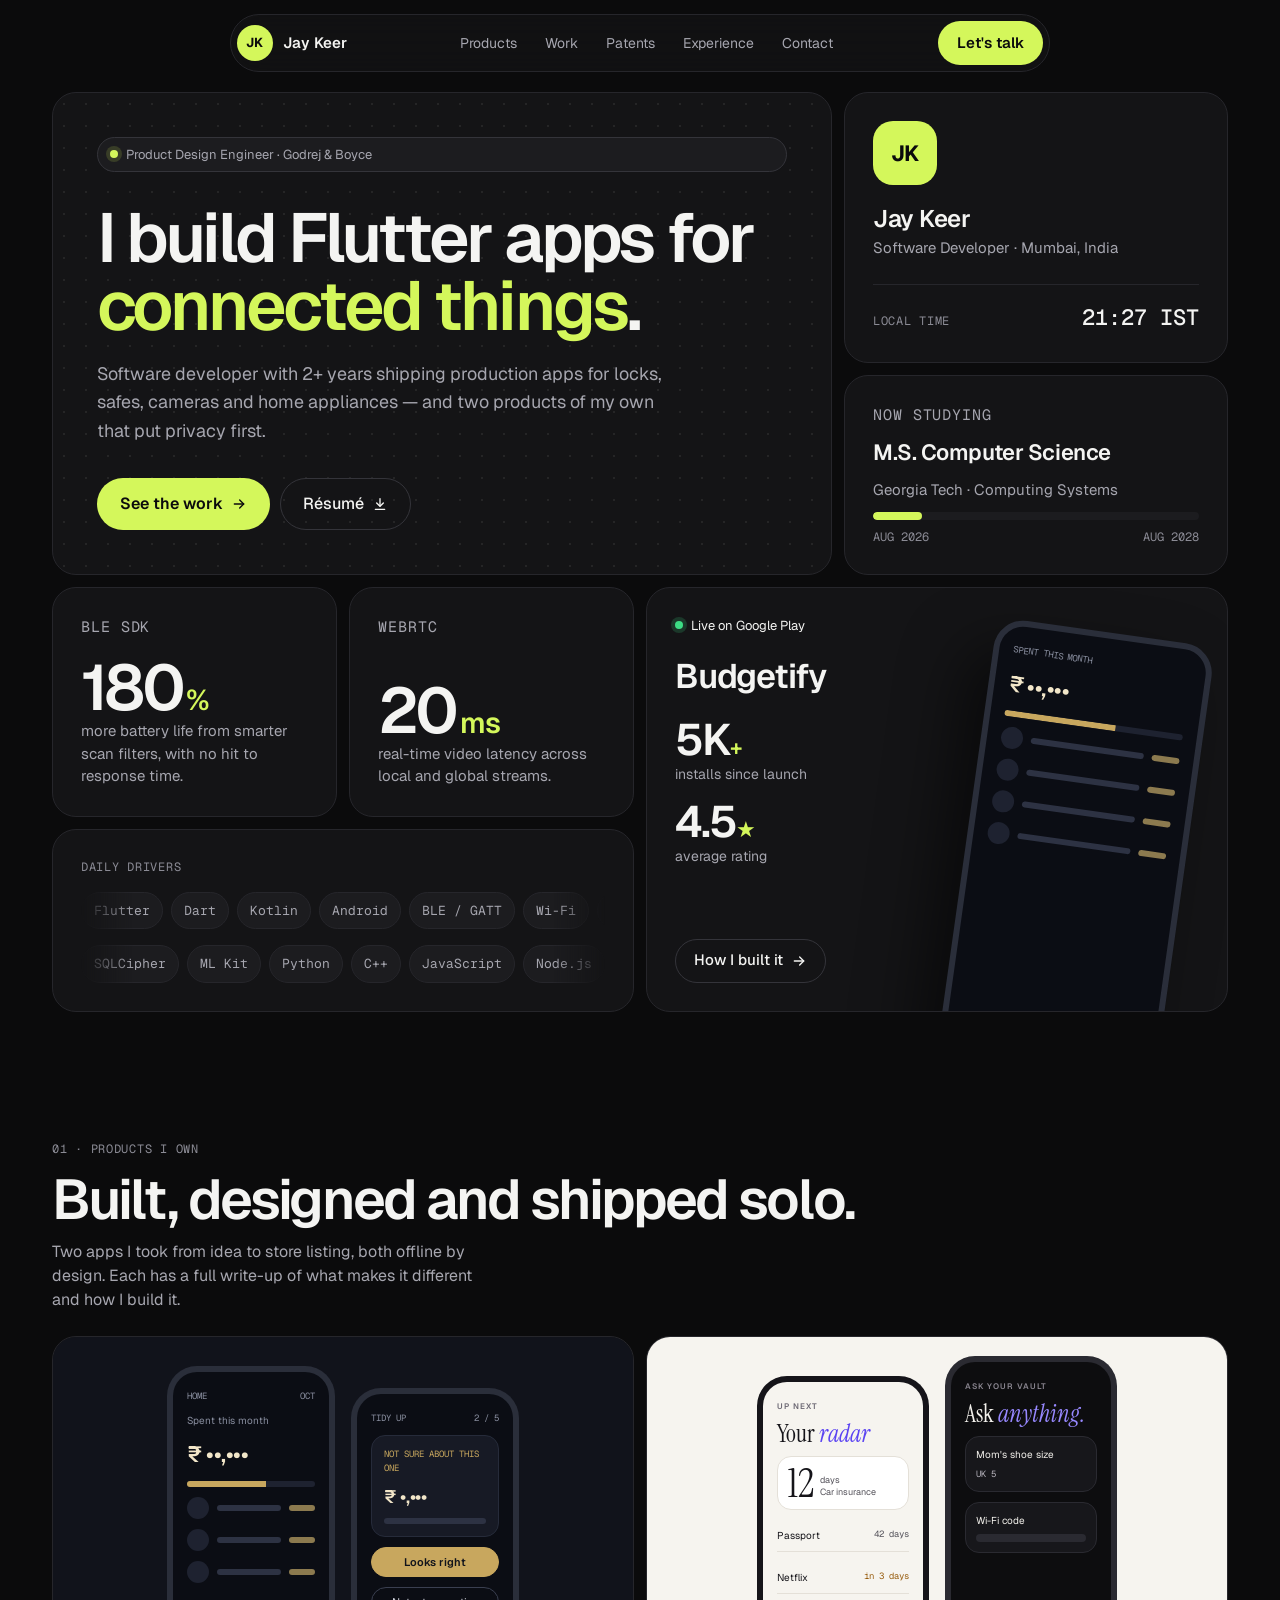
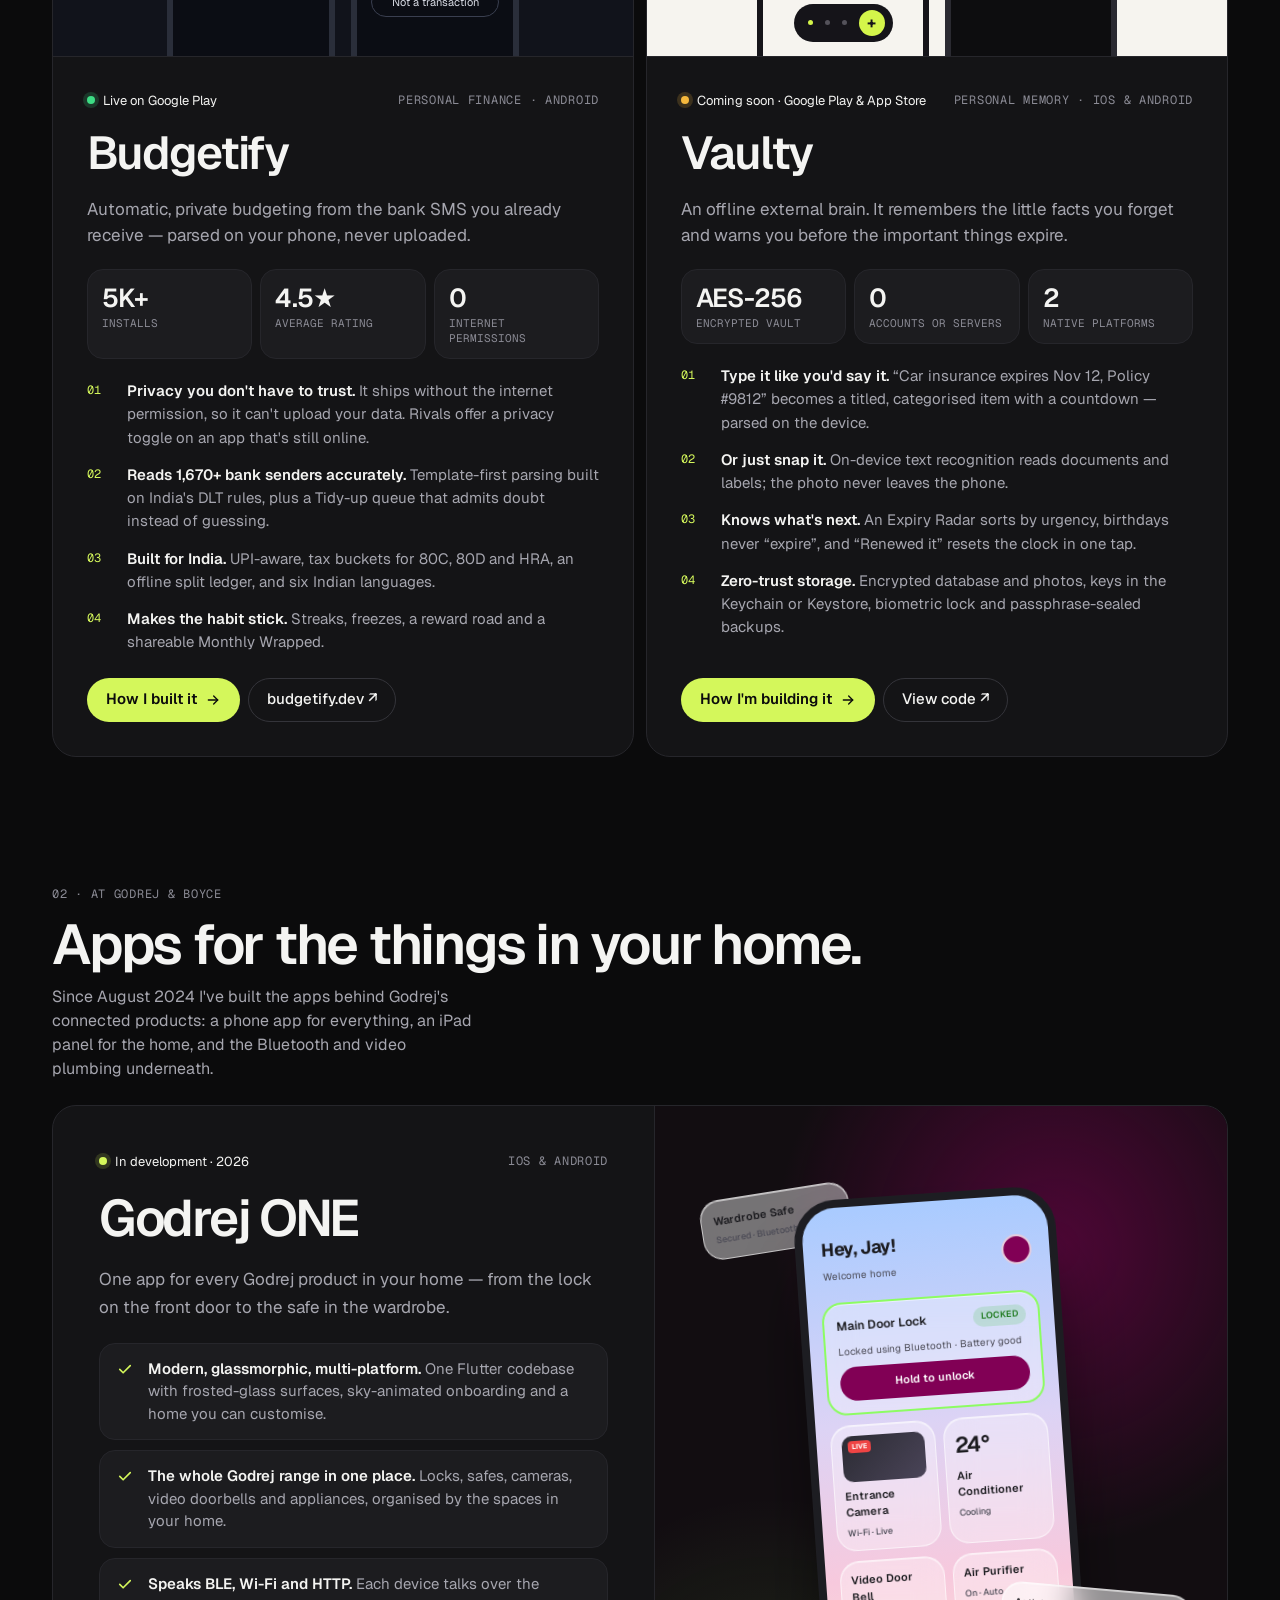
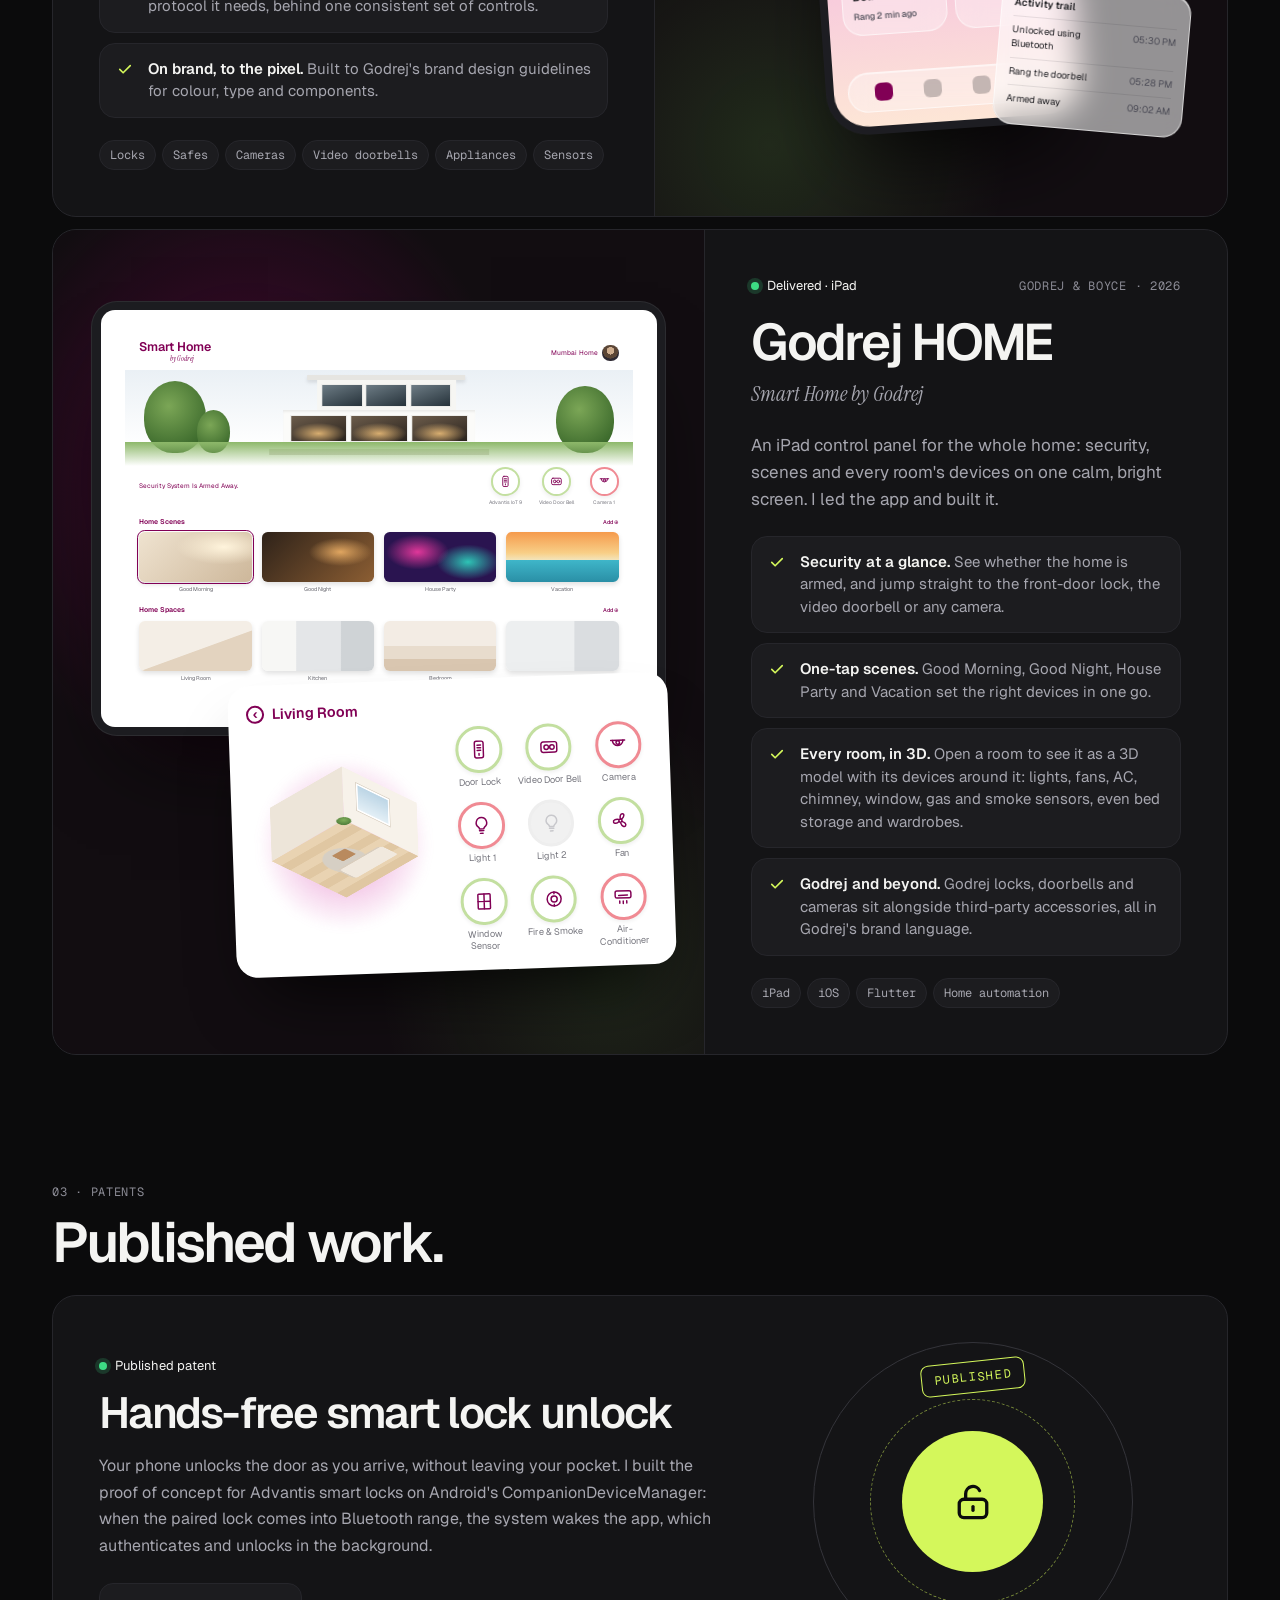
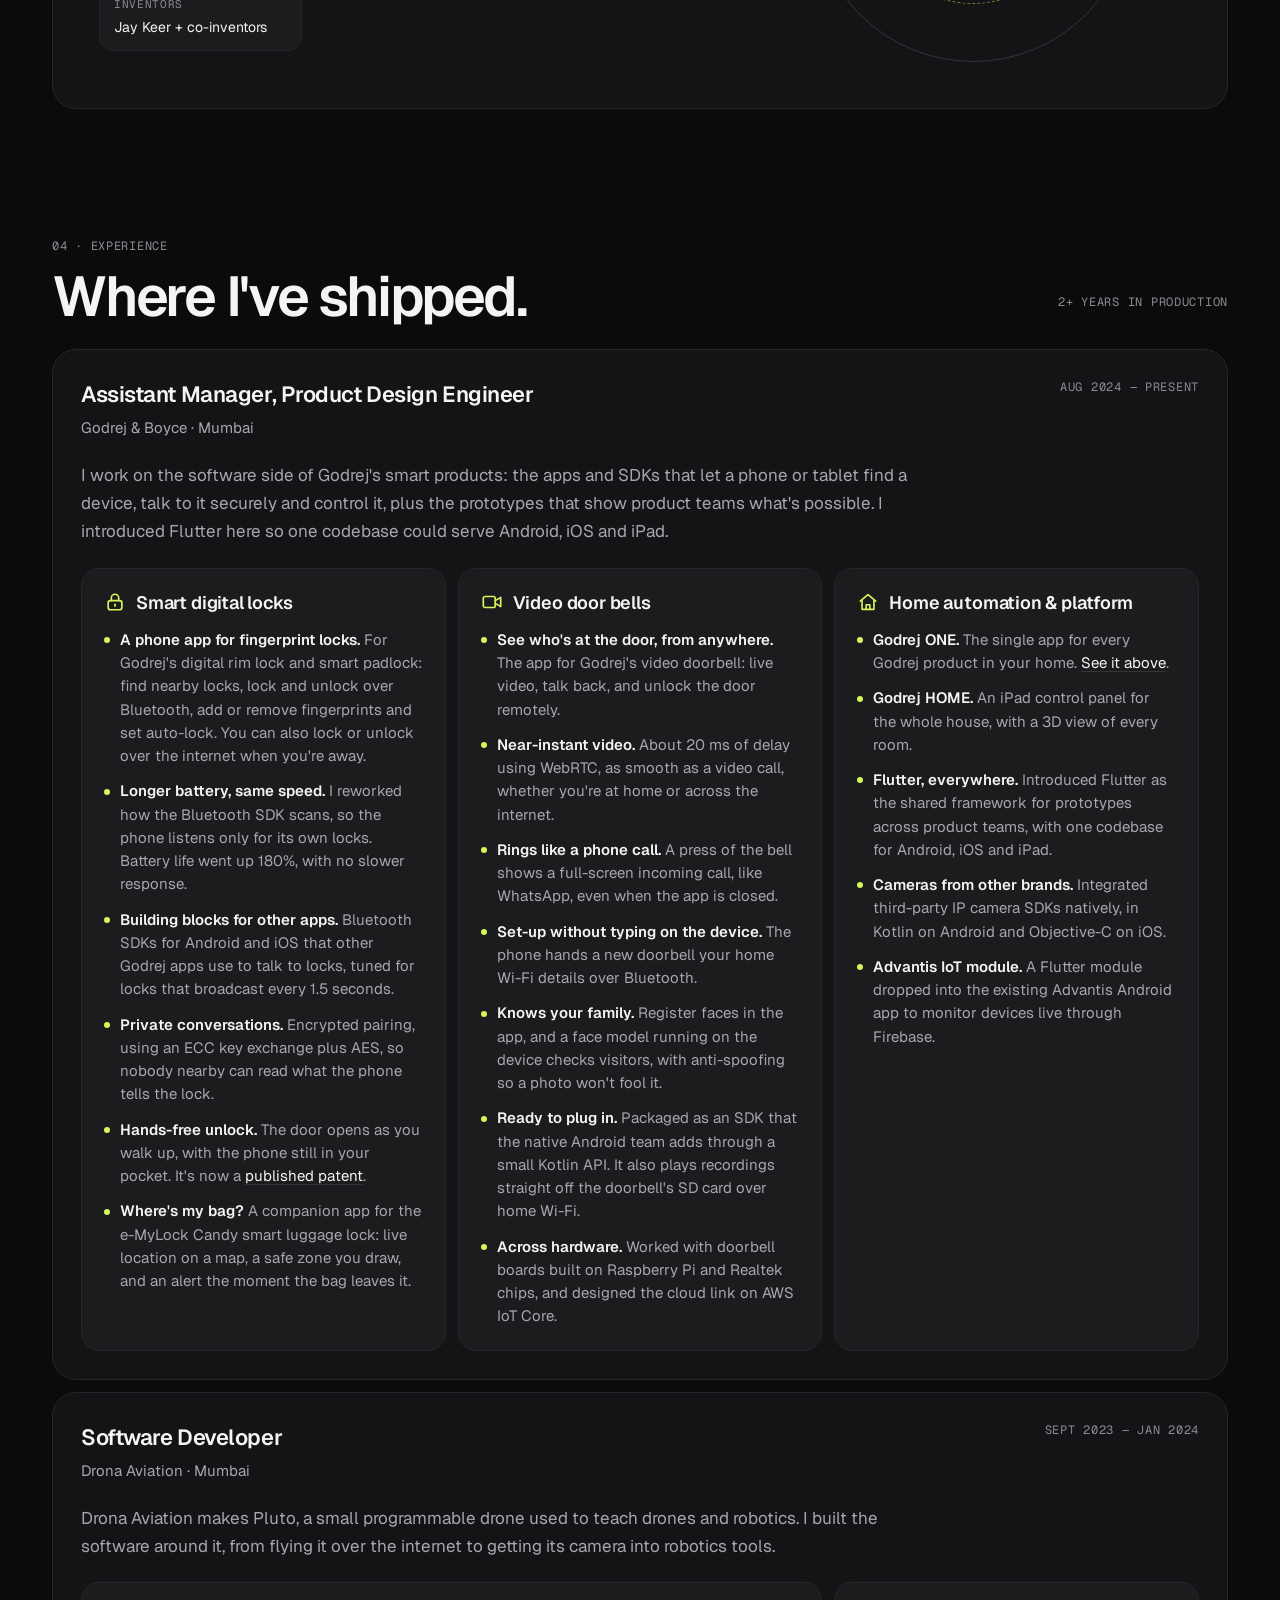
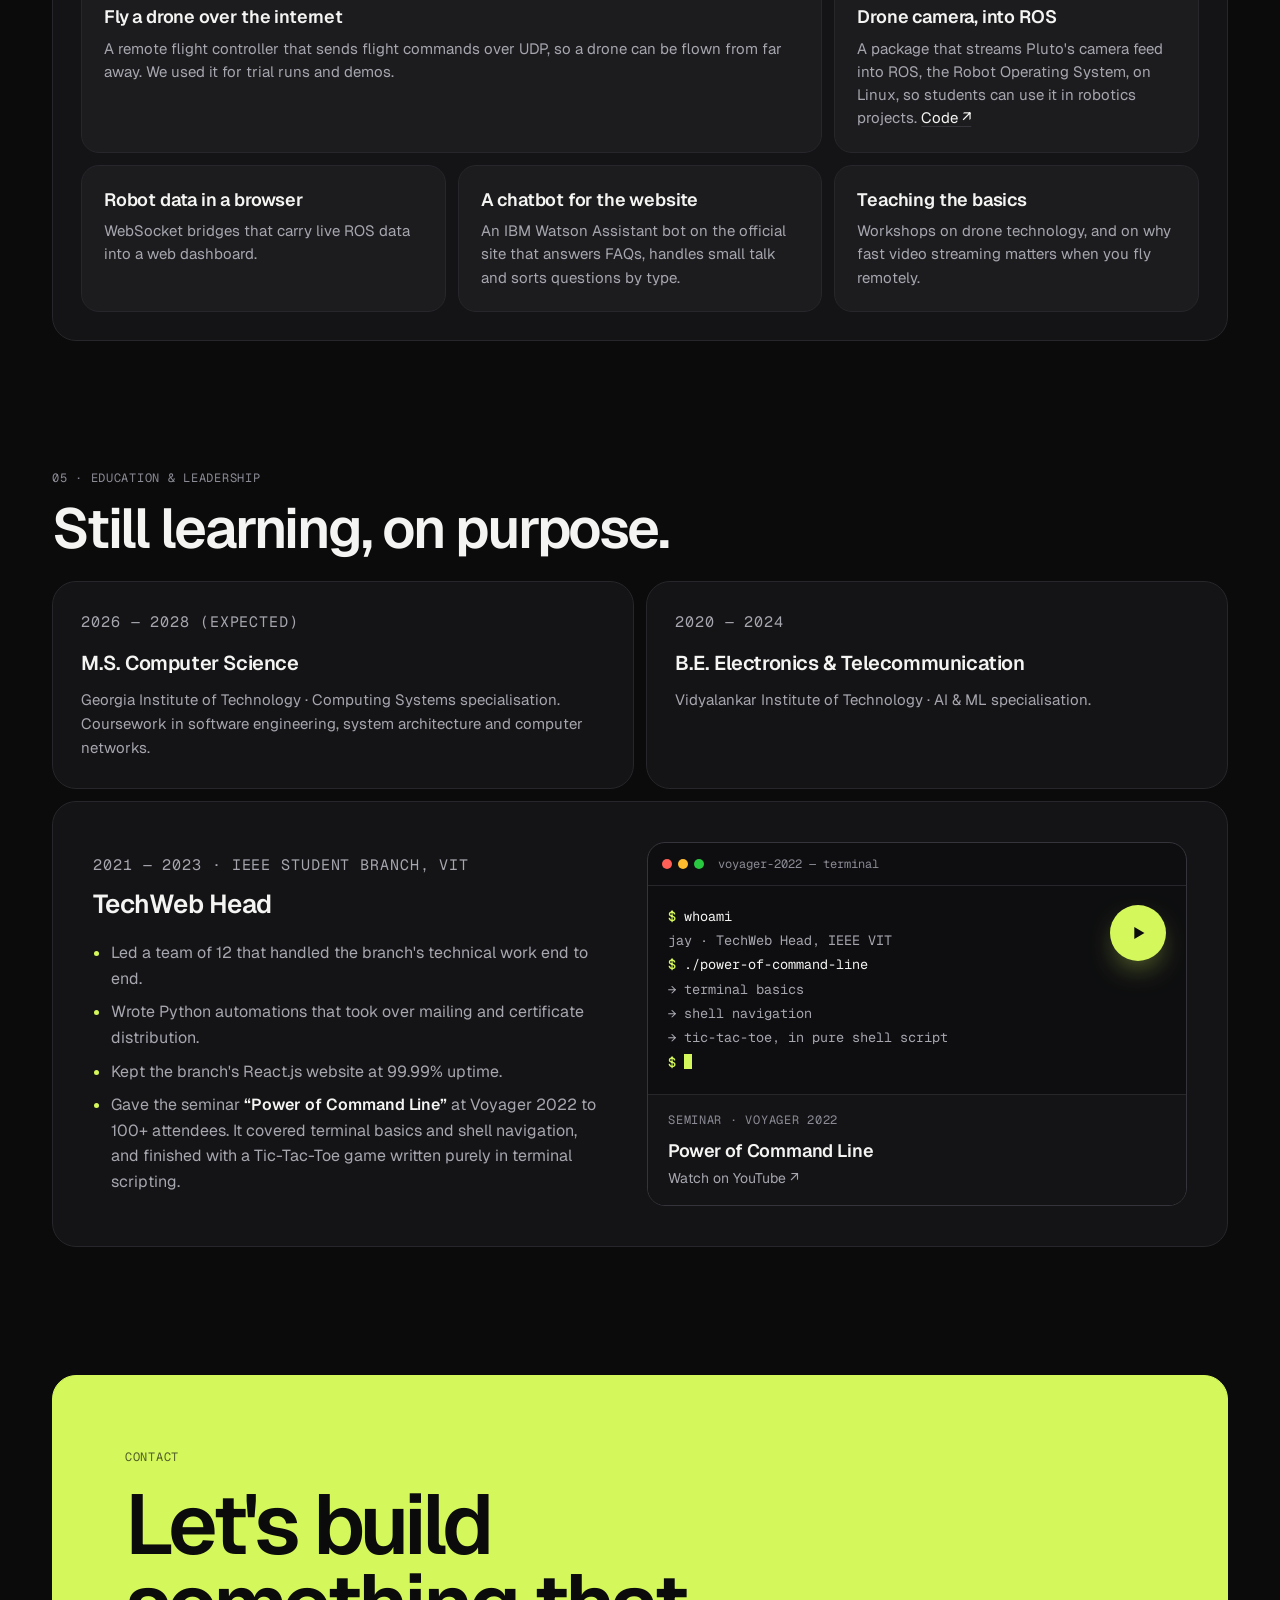
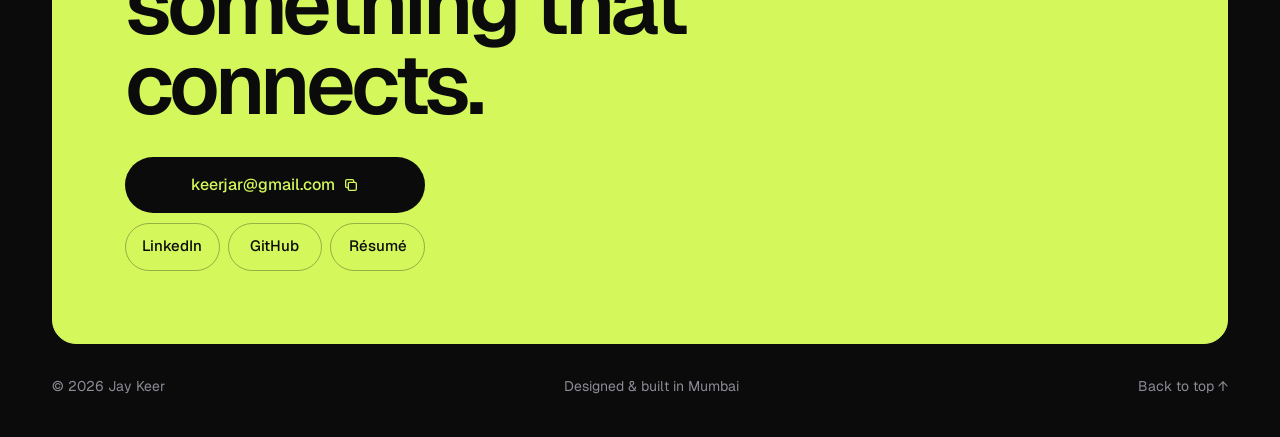
<file: index.html>
<!doctype html>
<html lang="en">
<head>
<meta charset="utf-8">
<meta name="viewport" content="width=device-width, initial-scale=1">
<title>Jay Keer — Software Developer</title>
<meta name="description" content="Jay Keer builds Flutter apps for connected things — Godrej ONE at Godrej & Boyce, and his own apps Budgetify (5K+ installs, rated 4.5) and Vaulty.">
<meta name="theme-color" content="#0B0B0C">
<link rel="icon" href="assets/favicon-32.png" sizes="32x32">
<link rel="icon" href="assets/favicon.svg" type="image/svg+xml">
<link rel="apple-touch-icon" href="assets/apple-touch-icon.png">
<link rel="preconnect" href="https://fonts.googleapis.com">
<link rel="preconnect" href="https://fonts.gstatic.com" crossorigin>
<link rel="stylesheet" href="https://fonts.googleapis.com/css2?family=Geist:wght@400;500;600;700&family=Geist+Mono:wght@400;500&family=Instrument+Serif:ital@0;1&display=swap">
<link rel="stylesheet" href="assets/bento.css">
<script src="assets/bento.js" defer></script>
</head>
<body>
<a class="skip" href="#main">Skip to content</a>

<svg width="0" height="0" style="position:absolute" aria-hidden="true" focusable="false">
  <defs>
    <symbol id="i-lock" viewBox="0 0 24 24" fill="none" stroke="currentColor" stroke-width="1.7" stroke-linecap="round" stroke-linejoin="round"><rect x="7" y="2.5" width="10" height="19" rx="2.2"/><path d="M10 7h4M10 10h4M10 13h4M12 16.5v2"/></symbol>
    <symbol id="i-vdb" viewBox="0 0 24 24" fill="none" stroke="currentColor" stroke-width="1.7" stroke-linecap="round" stroke-linejoin="round"><rect x="3" y="6" width="18" height="12" rx="2.5"/><circle cx="9" cy="12" r="2.6"/><circle cx="15.5" cy="12" r="2.6"/></symbol>
    <symbol id="i-cam" viewBox="0 0 24 24" fill="none" stroke="currentColor" stroke-width="1.7" stroke-linecap="round" stroke-linejoin="round"><path d="M4 7h16"/><path d="M6 7a6 6 0 0 0 12 0"/><circle cx="12" cy="9.5" r="2"/></symbol>
    <symbol id="i-bulb" viewBox="0 0 24 24" fill="none" stroke="currentColor" stroke-width="1.7" stroke-linecap="round" stroke-linejoin="round"><path d="M9.5 18h5M10.5 21h3"/><path d="M12 3a6 6 0 0 0-3.6 10.8c.6.5 1.1 1.3 1.1 2.2h5c0-.9.5-1.7 1.1-2.2A6 6 0 0 0 12 3z"/></symbol>
    <symbol id="i-fan" viewBox="0 0 24 24" fill="none" stroke="currentColor" stroke-width="1.7" stroke-linecap="round" stroke-linejoin="round"><circle cx="12" cy="12" r="1.8"/><path d="M12 10.2c-.8-3.6.4-6.2 2.6-6s2 3.4-.9 5.9"/><path d="M13.6 12.9c3.5 1.1 5.2 3.4 4 5.2s-4.1.5-5.3-3.1"/><path d="M10.4 12.9c-2.7 2.5-5.6 2.7-6.3.6s2.2-3.6 6-2.9"/></symbol>
    <symbol id="i-window" viewBox="0 0 24 24" fill="none" stroke="currentColor" stroke-width="1.7" stroke-linecap="round" stroke-linejoin="round"><rect x="5" y="3.5" width="14" height="17" rx="1"/><path d="M12 3.5v17M5 12h14"/></symbol>
    <symbol id="i-smoke" viewBox="0 0 24 24" fill="none" stroke="currentColor" stroke-width="1.7" stroke-linecap="round" stroke-linejoin="round"><circle cx="12" cy="12" r="8"/><circle cx="12" cy="12" r="3.5"/><path d="M12 4v2M12 18v2"/></symbol>
    <symbol id="i-ac" viewBox="0 0 24 24" fill="none" stroke="currentColor" stroke-width="1.7" stroke-linecap="round" stroke-linejoin="round"><rect x="3" y="5.5" width="18" height="8" rx="2"/><path d="M7 10.5h10M8 17v2.5M12 17v3M16 17v2.5"/></symbol>
  </defs>
</svg>

<header class="pillnav">
  <div class="pillnav__bar">
    <a class="mark" href="#top" aria-label="Jay Keer, home"><span>JK</span><span>Jay Keer</span></a>
    <nav class="pillnav__links" aria-label="Primary">
      <a href="#products">Products</a><a href="#work">Work</a><a href="#patents">Patents</a><a href="#experience">Experience</a><a href="#contact">Contact</a>
    </nav>
    <div class="pillnav__end">
      <a class="btn btn--accent" href="#contact">Let's talk</a>
      <button class="btn menu-btn" type="button" aria-expanded="false" aria-controls="sheet" aria-label="Open menu">
        <svg width="18" height="18" viewBox="0 0 24 24" fill="none" stroke="currentColor" stroke-width="2" stroke-linecap="round" aria-hidden="true"><path d="M4 8h16M4 16h16"/></svg>
      </button>
    </div>
  </div>
  <nav class="sheet" id="sheet" aria-label="Mobile">
    <a href="#products">Products <span>01</span></a><a href="#work">Work <span>02</span></a><a href="#patents">Patents <span>03</span></a><a href="#experience">Experience <span>04</span></a><a href="#contact">Contact <span>05</span></a>
  </nav>
</header>

<main class="wrap" id="main">
  <span id="top"></span>
  <section class="bento" aria-label="Introduction">
    <article class="tile t-intro dotgrid">
      <p class="chip"><span class="dot"></span>Product Design Engineer · Godrej &amp; Boyce</p>
      <div>
        <h1>I build Flutter apps for <em>connected things</em>.</h1>
        <p class="lede">Software developer with 2+ years shipping production apps for locks, safes, cameras and home appliances — and two products of my own that put privacy first.</p>
      </div>
      <div class="ctas">
        <a class="btn btn--accent btn--lg" href="#products">See the work
          <svg width="16" height="16" viewBox="0 0 24 24" fill="none" stroke="currentColor" stroke-width="2" stroke-linecap="round" stroke-linejoin="round" aria-hidden="true"><path d="M5 12h14"/><path d="M13 6l6 6-6 6"/></svg></a>
        <a class="btn btn--ghost btn--lg" href="assets/Jay_Keer_Resume.pdf" target="_blank" rel="noopener">Résumé
          <svg width="16" height="16" viewBox="0 0 24 24" fill="none" stroke="currentColor" stroke-width="2" stroke-linecap="round" stroke-linejoin="round" aria-hidden="true"><path d="M12 4v11"/><path d="M7 10.5l5 5 5-5"/><path d="M5 20h14"/></svg></a>
      </div>
    </article>

    <article class="tile t-id">
      <div>
        <div class="avatar" aria-hidden="true">JK</div>
        <h2>Jay Keer</h2>
        <p>Software Developer · Mumbai, India</p>
      </div>
      <div class="clock"><span class="label">Local time</span><b data-clock>--:--</b></div>
    </article>

    <article class="tile t-study">
      <p class="label">Now studying</p>
      <h2>M.S. Computer Science</h2>
      <p>Georgia Tech · Computing Systems</p>
      <div class="progress">
        <div class="progress__track" role="progressbar" aria-label="Degree progress" aria-valuemin="0" aria-valuemax="100" aria-valuenow="8"><div class="progress__fill" data-progress></div></div>
        <div class="progress__legend"><span>AUG 2026</span><span>AUG 2028</span></div>
      </div>
    </article>

    <article class="tile t-stat">
      <p class="label">BLE SDK</p>
      <div><b class="big">180<small>%</small></b><p>more battery life from smarter scan filters, with no hit to response time.</p></div>
    </article>
    <article class="tile t-stat">
      <p class="label">WebRTC</p>
      <div><b class="big">20<small>ms</small></b><p>real-time video latency across local and global streams.</p></div>
    </article>

    <article class="tile t-launch">
      <p class="status status--live"><i></i>Live on Google Play</p>
      <h2>Budgetify</h2>
      <div class="nums">
        <div><b>5K<small>+</small></b><span>installs since launch</span></div>
        <div><b>4.5<small>★</small></b><span>average rating</span></div>
      </div>
      <a class="btn btn--ghost" href="budgetify/">How I built it
        <svg width="16" height="16" viewBox="0 0 24 24" fill="none" stroke="currentColor" stroke-width="2" stroke-linecap="round" stroke-linejoin="round" aria-hidden="true"><path d="M5 12h14"/><path d="M13 6l6 6-6 6"/></svg></a>
      <div class="mini-phone" aria-hidden="true">
        <small>SPENT THIS MONTH</small>
        <strong>₹ ••,•••</strong>
        <div class="bar"><i></i></div>
        <div class="row"><span></span><em></em><b></b></div>
        <div class="row"><span></span><em></em><b></b></div>
        <div class="row"><span></span><em></em><b></b></div>
        <div class="row"><span></span><em></em><b></b></div>
      </div>
    </article>

    <article class="tile t-stack">
      <p class="label">Daily drivers</p>
      <div class="marquee">
        <div class="marquee__track">
          <span class="tag">Flutter</span><span class="tag">Dart</span><span class="tag">Kotlin</span><span class="tag">Android</span><span class="tag">BLE / GATT</span><span class="tag">Wi-Fi</span><span class="tag">WebRTC</span><span class="tag">MQTT</span><span class="tag">Firebase</span>
          <span aria-hidden="true" style="display:contents"><span class="tag">Flutter</span><span class="tag">Dart</span><span class="tag">Kotlin</span><span class="tag">Android</span><span class="tag">BLE / GATT</span><span class="tag">Wi-Fi</span><span class="tag">WebRTC</span><span class="tag">MQTT</span><span class="tag">Firebase</span></span>
        </div>
      </div>
      <div class="marquee marquee--rev">
        <div class="marquee__track">
          <span class="tag">SQLCipher</span><span class="tag">ML Kit</span><span class="tag">Python</span><span class="tag">C++</span><span class="tag">JavaScript</span><span class="tag">Node.js</span><span class="tag">React</span><span class="tag">Docker</span><span class="tag">Linux</span>
          <span aria-hidden="true" style="display:contents"><span class="tag">SQLCipher</span><span class="tag">ML Kit</span><span class="tag">Python</span><span class="tag">C++</span><span class="tag">JavaScript</span><span class="tag">Node.js</span><span class="tag">React</span><span class="tag">Docker</span><span class="tag">Linux</span></span>
        </div>
      </div>
    </article>
  </section>

  <!-- ===== Products ===== -->
  <section class="section" id="products">
    <div class="section-head">
      <div><p class="label">01 · Products I own</p><h2>Built, designed and shipped solo.</h2></div>
      <p class="aside">Two apps I took from idea to store listing, both offline by design. Each has a full write-up of what makes it different and how I build it.</p>
    </div>
    <div class="products">
      <article class="tile product">
        <div class="product__art product__art--budgetify" aria-hidden="true">
          <div class="phone phone--b tall">
            <small><span>HOME</span><span>OCT</span></small>
            <span style="font-size:10px;color:#8A8FA0">Spent this month</span>
            <strong>₹ ••,•••</strong>
            <div class="bar"><i style="width:62%"></i></div>
            <div class="row"><span></span><em></em><b></b></div>
            <div class="row"><span></span><em></em><b></b></div>
            <div class="row"><span></span><em></em><b></b></div>
          </div>
          <div class="phone phone--b">
            <small><span>TIDY UP</span><span>2 / 5</span></small>
            <div class="card"><small>NOT SURE ABOUT THIS ONE</small><strong style="font-size:18px">₹ •,•••</strong><div class="row"><em></em></div></div>
            <div class="pill gold">Looks right</div>
            <div class="pill">Not a transaction</div>
          </div>
        </div>
        <div class="product__body">
          <div class="product__top"><p class="status status--live"><i></i>Live on Google Play</p><p class="label">Personal finance · Android</p></div>
          <h3>Budgetify</h3>
          <p class="pitch">Automatic, private budgeting from the bank SMS you already receive — parsed on your phone, never uploaded.</p>
          <div class="kpis">
            <div class="kpi"><b>5K+</b><span>Installs</span></div>
            <div class="kpi"><b>4.5★</b><span>Average rating</span></div>
            <div class="kpi"><b>0</b><span>Internet permissions</span></div>
          </div>
          <ul class="uniq">
            <li><span><b>Privacy you don't have to trust.</b> It ships without the internet permission, so it can't upload your data. Rivals offer a privacy toggle on an app that's still online.</span></li>
            <li><span><b>Reads 1,670+ bank senders accurately.</b> Template-first parsing built on India's DLT rules, plus a Tidy-up queue that admits doubt instead of guessing.</span></li>
            <li><span><b>Built for India.</b> UPI-aware, tax buckets for 80C, 80D and HRA, an offline split ledger, and six Indian languages.</span></li>
            <li><span><b>Makes the habit stick.</b> Streaks, freezes, a reward road and a shareable Monthly Wrapped.</span></li>
          </ul>
          <div class="product__cta">
            <a class="btn btn--accent" href="budgetify/">How I built it
              <svg width="16" height="16" viewBox="0 0 24 24" fill="none" stroke="currentColor" stroke-width="2" stroke-linecap="round" stroke-linejoin="round" aria-hidden="true"><path d="M5 12h14"/><path d="M13 6l6 6-6 6"/></svg></a>
            <a class="btn btn--ghost" href="https://budgetify.dev" target="_blank" rel="noopener">budgetify.dev ↗</a>
          </div>
        </div>
      </article>

      <article class="tile product">
        <div class="product__art product__art--vaulty" aria-hidden="true">
          <div class="phone phone--v">
            <span class="eyebrow">UP NEXT</span>
            <span class="serif">Your <em>radar</em></span>
            <div class="up"><b>12</b><span>days<br>Car insurance</span></div>
            <div class="item">Passport <i>42 days</i></div>
            <div class="item">Netflix <i class="warn">in 3 days</i></div>
            <div class="nav"><span></span><span></span><span></span><b>+</b></div>
          </div>
          <div class="phone phone--v dark" style="height:300px">
            <span class="eyebrow">ASK YOUR VAULT</span>
            <span class="serif">Ask <em>anything.</em></span>
            <div class="card-dark">Mom's shoe size<i>UK 5</i></div>
            <div class="card-dark">Wi-Fi code<div class="blur"></div></div>
          </div>
        </div>
        <div class="product__body">
          <div class="product__top"><p class="status status--soon"><i></i>Coming soon · Google Play &amp; App Store</p><p class="label">Personal memory · iOS &amp; Android</p></div>
          <h3>Vaulty</h3>
          <p class="pitch">An offline external brain. It remembers the little facts you forget and warns you before the important things expire.</p>
          <div class="kpis">
            <div class="kpi"><b>AES-256</b><span>Encrypted vault</span></div>
            <div class="kpi"><b>0</b><span>Accounts or servers</span></div>
            <div class="kpi"><b>2</b><span>Native platforms</span></div>
          </div>
          <ul class="uniq">
            <li><span><b>Type it like you'd say it.</b> “Car insurance expires Nov 12, Policy #9812” becomes a titled, categorised item with a countdown — parsed on the device.</span></li>
            <li><span><b>Or just snap it.</b> On-device text recognition reads documents and labels; the photo never leaves the phone.</span></li>
            <li><span><b>Knows what's next.</b> An Expiry Radar sorts by urgency, birthdays never “expire”, and “Renewed it” resets the clock in one tap.</span></li>
            <li><span><b>Zero-trust storage.</b> Encrypted database and photos, keys in the Keychain or Keystore, biometric lock and passphrase-sealed backups.</span></li>
          </ul>
          <div class="product__cta">
            <a class="btn btn--accent" href="vaulty/">How I'm building it
              <svg width="16" height="16" viewBox="0 0 24 24" fill="none" stroke="currentColor" stroke-width="2" stroke-linecap="round" stroke-linejoin="round" aria-hidden="true"><path d="M5 12h14"/><path d="M13 6l6 6-6 6"/></svg></a>
            <a class="btn btn--ghost" href="https://github.com/Yolo-cell-hash/vaulty" target="_blank" rel="noopener">View code ↗</a>
          </div>
        </div>
      </article>
    </div>
  </section>

  <!-- ===== Work ===== -->
  <section class="section" id="work">
    <div class="section-head">
      <div><p class="label">02 · At Godrej &amp; Boyce</p><h2>Apps for the things in your home.</h2></div>
      <p class="aside">Since August 2024 I've built the apps behind Godrej's connected products: a phone app for everything, an iPad panel for the home, and the Bluetooth and video plumbing underneath.</p>
    </div>
    <div class="work">
      <article class="tile g1">
        <div class="g1__body">
          <div class="product__top"><p class="status status--dev"><i></i>In development · 2026</p><p class="label">iOS &amp; Android</p></div>
          <h3>Godrej ONE</h3>
          <p class="pitch">One app for every Godrej product in your home — from the lock on the front door to the safe in the wardrobe.</p>
          <ul class="feats">
            <li><svg width="18" height="18" viewBox="0 0 24 24" fill="none" stroke="currentColor" stroke-width="2.2" stroke-linecap="round" stroke-linejoin="round" aria-hidden="true"><path d="M5 12.5l4.5 4.5L19 7.5"/></svg><span><b>Modern, glassmorphic, multi-platform.</b> One Flutter codebase with frosted-glass surfaces, sky-animated onboarding and a home you can customise.</span></li>
            <li><svg width="18" height="18" viewBox="0 0 24 24" fill="none" stroke="currentColor" stroke-width="2.2" stroke-linecap="round" stroke-linejoin="round" aria-hidden="true"><path d="M5 12.5l4.5 4.5L19 7.5"/></svg><span><b>The whole Godrej range in one place.</b> Locks, safes, cameras, video doorbells and appliances, organised by the spaces in your home.</span></li>
            <li><svg width="18" height="18" viewBox="0 0 24 24" fill="none" stroke="currentColor" stroke-width="2.2" stroke-linecap="round" stroke-linejoin="round" aria-hidden="true"><path d="M5 12.5l4.5 4.5L19 7.5"/></svg><span><b>Speaks BLE, Wi-Fi and HTTP.</b> Each device talks over the protocol it needs, behind one consistent set of controls.</span></li>
            <li><svg width="18" height="18" viewBox="0 0 24 24" fill="none" stroke="currentColor" stroke-width="2.2" stroke-linecap="round" stroke-linejoin="round" aria-hidden="true"><path d="M5 12.5l4.5 4.5L19 7.5"/></svg><span><b>On brand, to the pixel.</b> Built to Godrej's brand design guidelines for colour, type and components.</span></li>
          </ul>
          <div class="range"><span class="tag">Locks</span><span class="tag">Safes</span><span class="tag">Cameras</span><span class="tag">Video doorbells</span><span class="tag">Appliances</span><span class="tag">Sensors</span></div>
        </div>
        <div class="g1__art" aria-hidden="true">
          <div class="gl g1-safe">Wardrobe Safe<small>Secured · Bluetooth</small></div>
          <div class="g1-phone">
            <div class="g1-hi"><div><b>Hey, Jay!</b><span>Welcome home</span></div><i></i></div>
            <div class="gl g1-lock">
              <div class="top">Main Door Lock<span>LOCKED</span></div>
              <small>Locked using Bluetooth · Battery good</small>
              <div class="hold">Hold to unlock</div>
            </div>
            <div class="g1-row">
              <div class="gl"><div class="cam"></div>Entrance Camera<small>Wi-Fi · Live</small></div>
              <div class="gl"><span class="temp">24°</span>Air Conditioner<small>Cooling</small></div>
            </div>
            <div class="g1-row">
              <div class="gl">Video Door Bell<small>Rang 2 min ago</small></div>
              <div class="gl">Air Purifier<small>On · Auto</small></div>
            </div>
            <div class="gl g1-nav"><span></span><span></span><span></span><span></span></div>
          </div>
          <div class="gl g1-trail">
            <p>Activity trail</p>
            <div>Unlocked using Bluetooth<i>05:30 PM</i></div>
            <div>Rang the doorbell<i>05:28 PM</i></div>
            <div>Armed away<i>09:02 AM</i></div>
          </div>
        </div>
      </article>

      <article class="tile gh">
        <div class="gh__art" aria-hidden="true">
          <div class="ipad">
            <div class="ipad__screen">
              <div class="ip-top">
                <div class="ip-brand"><b>Smart Home</b><small>by Godrej</small></div>
                <div class="ip-home">Mumbai Home<i></i></div>
              </div>
              <div class="ip-hero">
                <span class="tree t1"></span><span class="tree t2"></span><span class="tree t3"></span>
                <div class="house"><span class="h-roof"></span><span class="h-up"><i></i><i></i><i></i></span><span class="h-low"><i></i><i></i><i></i></span><span class="h-deck"></span></div>
                <span class="lawn"></span>
              </div>
              <div class="ip-status">
                <span>Security System Is Armed Away.</span>
                <div class="ip-quick">
                  <span class="dev"><i><svg><use href="#i-lock"/></svg></i>Advantis IoT 9</span>
                  <span class="dev"><i><svg><use href="#i-vdb"/></svg></i>Video Door Bell</span>
                  <span class="dev alert"><i><svg><use href="#i-cam"/></svg></i>Camera 1</span>
                </div>
              </div>
              <div class="ip-label">Home Scenes<span>Add ⊕</span></div>
              <div class="ip-tiles">
                <figure class="sel"><span class="sc-morning"></span>Good Morning</figure>
                <figure><span class="sc-night"></span>Good Night</figure>
                <figure><span class="sc-party"></span>House Party</figure>
                <figure><span class="sc-vacation"></span>Vacation</figure>
              </div>
              <div class="ip-label">Home Spaces<span>Add ⊕</span></div>
              <div class="ip-tiles">
                <figure><span class="sp-living"></span>Living Room</figure>
                <figure><span class="sp-kitchen"></span>Kitchen</figure>
                <figure><span class="sp-bed"></span>Bedroom</figure>
                <figure><span class="sp-wash"></span>Washroom</figure>
              </div>
            </div>
          </div>
          <div class="room">
            <div class="room__head"><i>‹</i>Living Room</div>
            <div class="room__body">
              <div class="iso"><div class="iso__scene"><span class="iso__floor"></span><span class="iso__wall iso__wall--back"><i></i></span><span class="iso__wall iso__wall--left"></span><span class="iso__rug"></span><span class="iso__table"></span><span class="iso__sofa"></span><span class="iso__plant"></span></div></div>
              <div class="grid3">
                <span class="dev"><i><svg><use href="#i-lock"/></svg></i>Door Lock</span>
                <span class="dev"><i><svg><use href="#i-vdb"/></svg></i>Video Door Bell</span>
                <span class="dev alert"><i><svg><use href="#i-cam"/></svg></i>Camera</span>
                <span class="dev alert"><i><svg><use href="#i-bulb"/></svg></i>Light 1</span>
                <span class="dev off"><i><svg><use href="#i-bulb"/></svg></i>Light 2</span>
                <span class="dev"><i><svg><use href="#i-fan"/></svg></i>Fan</span>
                <span class="dev"><i><svg><use href="#i-window"/></svg></i>Window Sensor</span>
                <span class="dev"><i><svg><use href="#i-smoke"/></svg></i>Fire &amp; Smoke</span>
                <span class="dev alert"><i><svg><use href="#i-ac"/></svg></i>Air-Conditioner</span>
              </div>
            </div>
          </div>
        </div>
        <div class="gh__body">
          <div class="product__top"><p class="status status--live"><i></i>Delivered · iPad</p><p class="label">Godrej &amp; Boyce · 2026</p></div>
          <h3>Godrej HOME</h3>
          <p class="brandline">Smart Home by Godrej</p>
          <p class="pitch">An iPad control panel for the whole home: security, scenes and every room's devices on one calm, bright screen. I led the app and built it.</p>
          <ul class="feats">
            <li><svg width="18" height="18" viewBox="0 0 24 24" fill="none" stroke="currentColor" stroke-width="2.2" stroke-linecap="round" stroke-linejoin="round" aria-hidden="true"><path d="M5 12.5l4.5 4.5L19 7.5"/></svg><span><b>Security at a glance.</b> See whether the home is armed, and jump straight to the front-door lock, the video doorbell or any camera.</span></li>
            <li><svg width="18" height="18" viewBox="0 0 24 24" fill="none" stroke="currentColor" stroke-width="2.2" stroke-linecap="round" stroke-linejoin="round" aria-hidden="true"><path d="M5 12.5l4.5 4.5L19 7.5"/></svg><span><b>One-tap scenes.</b> Good Morning, Good Night, House Party and Vacation set the right devices in one go.</span></li>
            <li><svg width="18" height="18" viewBox="0 0 24 24" fill="none" stroke="currentColor" stroke-width="2.2" stroke-linecap="round" stroke-linejoin="round" aria-hidden="true"><path d="M5 12.5l4.5 4.5L19 7.5"/></svg><span><b>Every room, in 3D.</b> Open a room to see it as a 3D model with its devices around it: lights, fans, AC, chimney, window, gas and smoke sensors, even bed storage and wardrobes.</span></li>
            <li><svg width="18" height="18" viewBox="0 0 24 24" fill="none" stroke="currentColor" stroke-width="2.2" stroke-linecap="round" stroke-linejoin="round" aria-hidden="true"><path d="M5 12.5l4.5 4.5L19 7.5"/></svg><span><b>Godrej and beyond.</b> Godrej locks, doorbells and cameras sit alongside third-party accessories, all in Godrej's brand language.</span></li>
          </ul>
          <div class="range"><span class="tag">iPad</span><span class="tag">iOS</span><span class="tag">Flutter</span><span class="tag">Home automation</span></div>
        </div>
      </article>
    </div>
  </section>

  <!-- ===== Patents ===== -->
  <section class="section" id="patents">
    <div class="section-head"><div><p class="label">03 · Patents</p><h2>Published work.</h2></div></div>
    <article class="tile patent">
      <div>
        <p class="status status--live"><i></i>Published patent</p>
        <h3>Hands-free smart lock unlock</h3>
        <p class="desc">Your phone unlocks the door as you arrive, without leaving your pocket. I built the proof of concept for Advantis smart locks on Android's CompanionDeviceManager: when the paired lock comes into Bluetooth range, the system wakes the app, which authenticates and unlocks in the background.</p>
        <dl>
          <div><dt>Inventors</dt><dd>Jay Keer + co-inventors</dd></div>
        </dl>
      </div>
      <div class="seal" aria-hidden="true">
        <span class="stamp">PUBLISHED</span>
        <span class="core"><svg width="44" height="44" viewBox="0 0 24 24" fill="none" stroke="currentColor" stroke-width="1.8" stroke-linecap="round" stroke-linejoin="round"><rect x="4.5" y="10.5" width="15" height="10" rx="2.5"/><path d="M8 10.5V7.5a4 4 0 0 1 7.6-1.7"/><path d="M12 14.5v2"/></svg></span>
      </div>
    </article>
  </section>

  <!-- ===== Experience ===== -->
  <section class="section" id="experience">
    <div class="section-head"><div><p class="label">04 · Experience</p><h2>Where I've shipped.</h2></div><p class="label">2+ years in production</p></div>
    <div class="xp">
      <article class="tile job job--wide">
        <div class="job__head">
          <div><h3>Assistant Manager, Product Design Engineer</h3><p class="where">Godrej &amp; Boyce · Mumbai</p></div>
          <p class="label">Aug 2024 — Present</p>
        </div>
        <p class="job__intro">I work on the software side of Godrej's smart products: the apps and SDKs that let a phone or tablet find a device, talk to it securely and control it, plus the prototypes that show product teams what's possible. I introduced Flutter here so one codebase could serve Android, iOS and iPad.</p>
        <div class="areas">
          <section class="area" aria-labelledby="area-locks">
            <div class="area__head"><svg width="22" height="22" viewBox="0 0 24 24" fill="none" stroke="currentColor" stroke-width="1.8" stroke-linecap="round" stroke-linejoin="round" aria-hidden="true"><rect x="4.5" y="10.5" width="15" height="10" rx="2.5"/><path d="M8 10.5V7.5a4 4 0 0 1 8 0v3"/><path d="M12 14.5v2"/></svg><h4 id="area-locks">Smart digital locks</h4></div>
            <ul>
              <li><b>A phone app for fingerprint locks.</b> For Godrej's digital rim lock and smart padlock: find nearby locks, lock and unlock over Bluetooth, add or remove fingerprints and set auto-lock. You can also lock or unlock over the internet when you're away.</li>
              <li><b>Longer battery, same speed.</b> I reworked how the Bluetooth SDK scans, so the phone listens only for its own locks. Battery life went up 180%, with no slower response.</li>
              <li><b>Building blocks for other apps.</b> Bluetooth SDKs for Android and iOS that other Godrej apps use to talk to locks, tuned for locks that broadcast every 1.5 seconds.</li>
              <li><b>Private conversations.</b> Encrypted pairing, using an ECC key exchange plus AES, so nobody nearby can read what the phone tells the lock.</li>
              <li><b>Hands-free unlock.</b> The door opens as you walk up, with the phone still in your pocket. It's now a <a href="#patents">published patent</a>.</li>
              <li><b>Where's my bag?</b> A companion app for the e-MyLock Candy smart luggage lock: live location on a map, a safe zone you draw, and an alert the moment the bag leaves it.</li>
            </ul>
          </section>
          <section class="area" aria-labelledby="area-vdb">
            <div class="area__head"><svg width="22" height="22" viewBox="0 0 24 24" fill="none" stroke="currentColor" stroke-width="1.8" stroke-linecap="round" stroke-linejoin="round" aria-hidden="true"><rect x="2.5" y="6" width="13" height="12" rx="2"/><path d="M15.5 10.5l6-3.5v10l-6-3.5"/></svg><h4 id="area-vdb">Video door bells</h4></div>
            <ul>
              <li><b>See who's at the door, from anywhere.</b> The app for Godrej's video doorbell: live video, talk back, and unlock the door remotely.</li>
              <li><b>Near-instant video.</b> About 20 ms of delay using WebRTC, as smooth as a video call, whether you're at home or across the internet.</li>
              <li><b>Rings like a phone call.</b> A press of the bell shows a full-screen incoming call, like WhatsApp, even when the app is closed.</li>
              <li><b>Set-up without typing on the device.</b> The phone hands a new doorbell your home Wi-Fi details over Bluetooth.</li>
              <li><b>Knows your family.</b> Register faces in the app, and a face model running on the device checks visitors, with anti-spoofing so a photo won't fool it.</li>
              <li><b>Ready to plug in.</b> Packaged as an SDK that the native Android team adds through a small Kotlin API. It also plays recordings straight off the doorbell's SD card over home Wi-Fi.</li>
              <li><b>Across hardware.</b> Worked with doorbell boards built on Raspberry Pi and Realtek chips, and designed the cloud link on AWS IoT Core.</li>
            </ul>
          </section>
          <section class="area" aria-labelledby="area-home">
            <div class="area__head"><svg width="22" height="22" viewBox="0 0 24 24" fill="none" stroke="currentColor" stroke-width="1.8" stroke-linecap="round" stroke-linejoin="round" aria-hidden="true"><path d="M3.5 11L12 4l8.5 7"/><path d="M5.5 9.5V20h13V9.5"/><path d="M10 20v-5h4v5"/></svg><h4 id="area-home">Home automation &amp; platform</h4></div>
            <ul>
              <li><b>Godrej ONE.</b> The single app for every Godrej product in your home. <a href="#work">See it above</a>.</li>
              <li><b>Godrej HOME.</b> An iPad control panel for the whole house, with a 3D view of every room.</li>
              <li><b>Flutter, everywhere.</b> Introduced Flutter as the shared framework for prototypes across product teams, with one codebase for Android, iOS and iPad.</li>
              <li><b>Cameras from other brands.</b> Integrated third-party IP camera SDKs natively, in Kotlin on Android and Objective-C on iOS.</li>
              <li><b>Advantis IoT module.</b> A Flutter module dropped into the existing Advantis Android app to monitor devices live through Firebase.</li>
            </ul>
          </section>
        </div>
      </article>
      <article class="tile job job--wide">
        <div class="job__head">
          <div><h3>Software Developer</h3><p class="where">Drona Aviation · Mumbai</p></div>
          <p class="label">Sept 2023 — Jan 2024</p>
        </div>
        <p class="job__intro">Drona Aviation makes Pluto, a small programmable drone used to teach drones and robotics. I built the software around it, from flying it over the internet to getting its camera into robotics tools.</p>
        <div class="points">
          <div class="point"><h4>Fly a drone over the internet</h4><p>A remote flight controller that sends flight commands over UDP, so a drone can be flown from far away. We used it for trial runs and demos.</p></div>
          <div class="point"><h4>Drone camera, into ROS</h4><p>A package that streams Pluto's camera feed into ROS, the Robot Operating System, on Linux, so students can use it in robotics projects. <a href="https://github.com/Yolo-cell-hash/pluto_camera_ros_package" target="_blank" rel="noopener">Code ↗</a></p></div>
          <div class="point"><h4>Robot data in a browser</h4><p>WebSocket bridges that carry live ROS data into a web dashboard.</p></div>
          <div class="point"><h4>A chatbot for the website</h4><p>An IBM Watson Assistant bot on the official site that answers FAQs, handles small talk and sorts questions by type.</p></div>
          <div class="point"><h4>Teaching the basics</h4><p>Workshops on drone technology, and on why fast video streaming matters when you fly remotely.</p></div>
        </div>
      </article>
    </div>
  </section>

  <section class="section" id="education">
    <div class="section-head"><div><p class="label">05 · Education &amp; leadership</p><h2>Still learning, on purpose.</h2></div></div>
    <div class="edu">
      <article class="tile"><p class="label">2026 — 2028 (expected)</p><h3>M.S. Computer Science</h3><p>Georgia Institute of Technology · Computing Systems specialisation. Coursework in software engineering, system architecture and computer networks.</p></article>
      <article class="tile"><p class="label">2020 — 2024</p><h3>B.E. Electronics &amp; Telecommunication</h3><p>Vidyalankar Institute of Technology · AI &amp; ML specialisation.</p></article>
      <article class="tile lead">
        <div>
          <p class="label">2021 — 2023 · IEEE Student Branch, VIT</p>
          <h3>TechWeb Head</h3>
          <ul>
            <li>Led a team of 12 that handled the branch's technical work end to end.</li>
            <li>Wrote Python automations that took over mailing and certificate distribution.</li>
            <li>Kept the branch's React.js website at 99.99% uptime.</li>
            <li>Gave the seminar <b>“Power of Command Line”</b> at Voyager 2022 to 100+ attendees. It covered terminal basics and shell navigation, and finished with a Tic-Tac-Toe game written purely in terminal scripting.</li>
          </ul>
        </div>
        <a class="term" href="https://youtu.be/2_x906nn5SM" target="_blank" rel="noopener" aria-label="Watch the Power of Command Line seminar on YouTube">
          <span class="term__bar" aria-hidden="true"><i></i><i></i><i></i>voyager-2022 — terminal</span>
          <span class="term__body" aria-hidden="true"><b>$</b> <em>whoami</em>
jay · TechWeb Head, IEEE VIT
<b>$</b> <em>./power-of-command-line</em>
→ terminal basics
→ shell navigation
→ tic-tac-toe, in pure shell script
<b>$</b> <span class="cursor"></span></span>
          <span class="term__play" aria-hidden="true"><svg width="22" height="22" viewBox="0 0 24 24" fill="currentColor"><path d="M8 5.5v13l11-6.5z"/></svg></span>
          <span class="term__cap"><span class="label">Seminar · Voyager 2022</span><b>Power of Command Line</b><span>Watch on YouTube ↗</span></span>
        </a>
      </article>
    </div>
  </section>

  <section class="section" id="contact">
    <div class="tile cta-tile">
      <div>
        <p class="label">Contact</p>
        <h2>Let's build something that connects.</h2>
      </div>
      <div class="cta-actions">
        <button class="btn btn--ink" type="button" data-copy="keerjar@gmail.com">keerjar@gmail.com
          <svg width="16" height="16" viewBox="0 0 24 24" fill="none" stroke="currentColor" stroke-width="2" stroke-linecap="round" stroke-linejoin="round" aria-hidden="true"><rect x="8" y="8" width="12" height="12" rx="2"/><path d="M16 8V6a2 2 0 0 0-2-2H6a2 2 0 0 0-2 2v8a2 2 0 0 0 2 2h2"/></svg></button>
        <div class="row">
          <a class="btn btn--line-ink" href="https://www.linkedin.com/in/jay-keer-0ba889200" target="_blank" rel="noopener">LinkedIn</a>
          <a class="btn btn--line-ink" href="https://github.com/Yolo-cell-hash" target="_blank" rel="noopener">GitHub</a>
          <a class="btn btn--line-ink" href="assets/Jay_Keer_Resume.pdf" target="_blank" rel="noopener">Résumé</a>
        </div>
      </div>
    </div>
    <footer class="site-footer"><span>© 2026 Jay Keer</span><span>Designed &amp; built in Mumbai</span><a href="#top">Back to top ↑</a></footer>
  </section>
</main>

<p class="toast" role="status" aria-live="polite" data-toast></p>
</body>
</html>
</file>
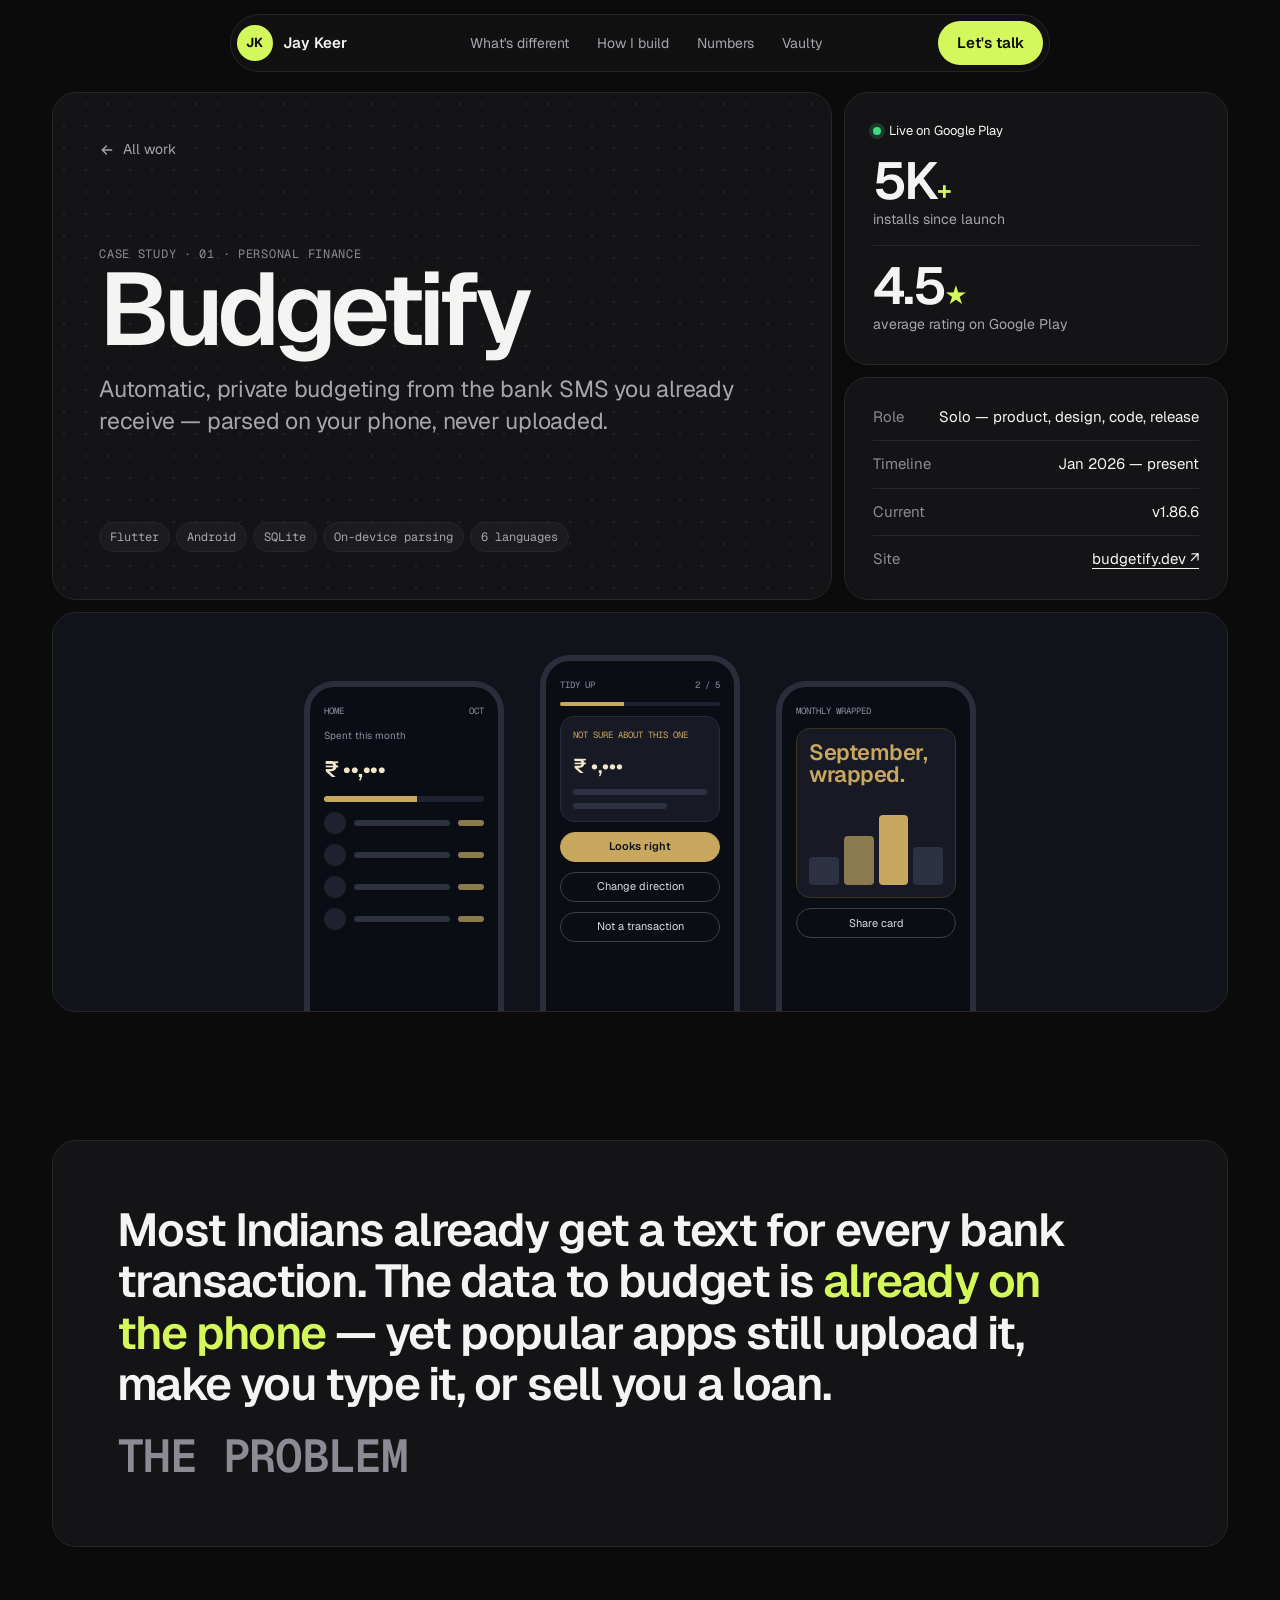
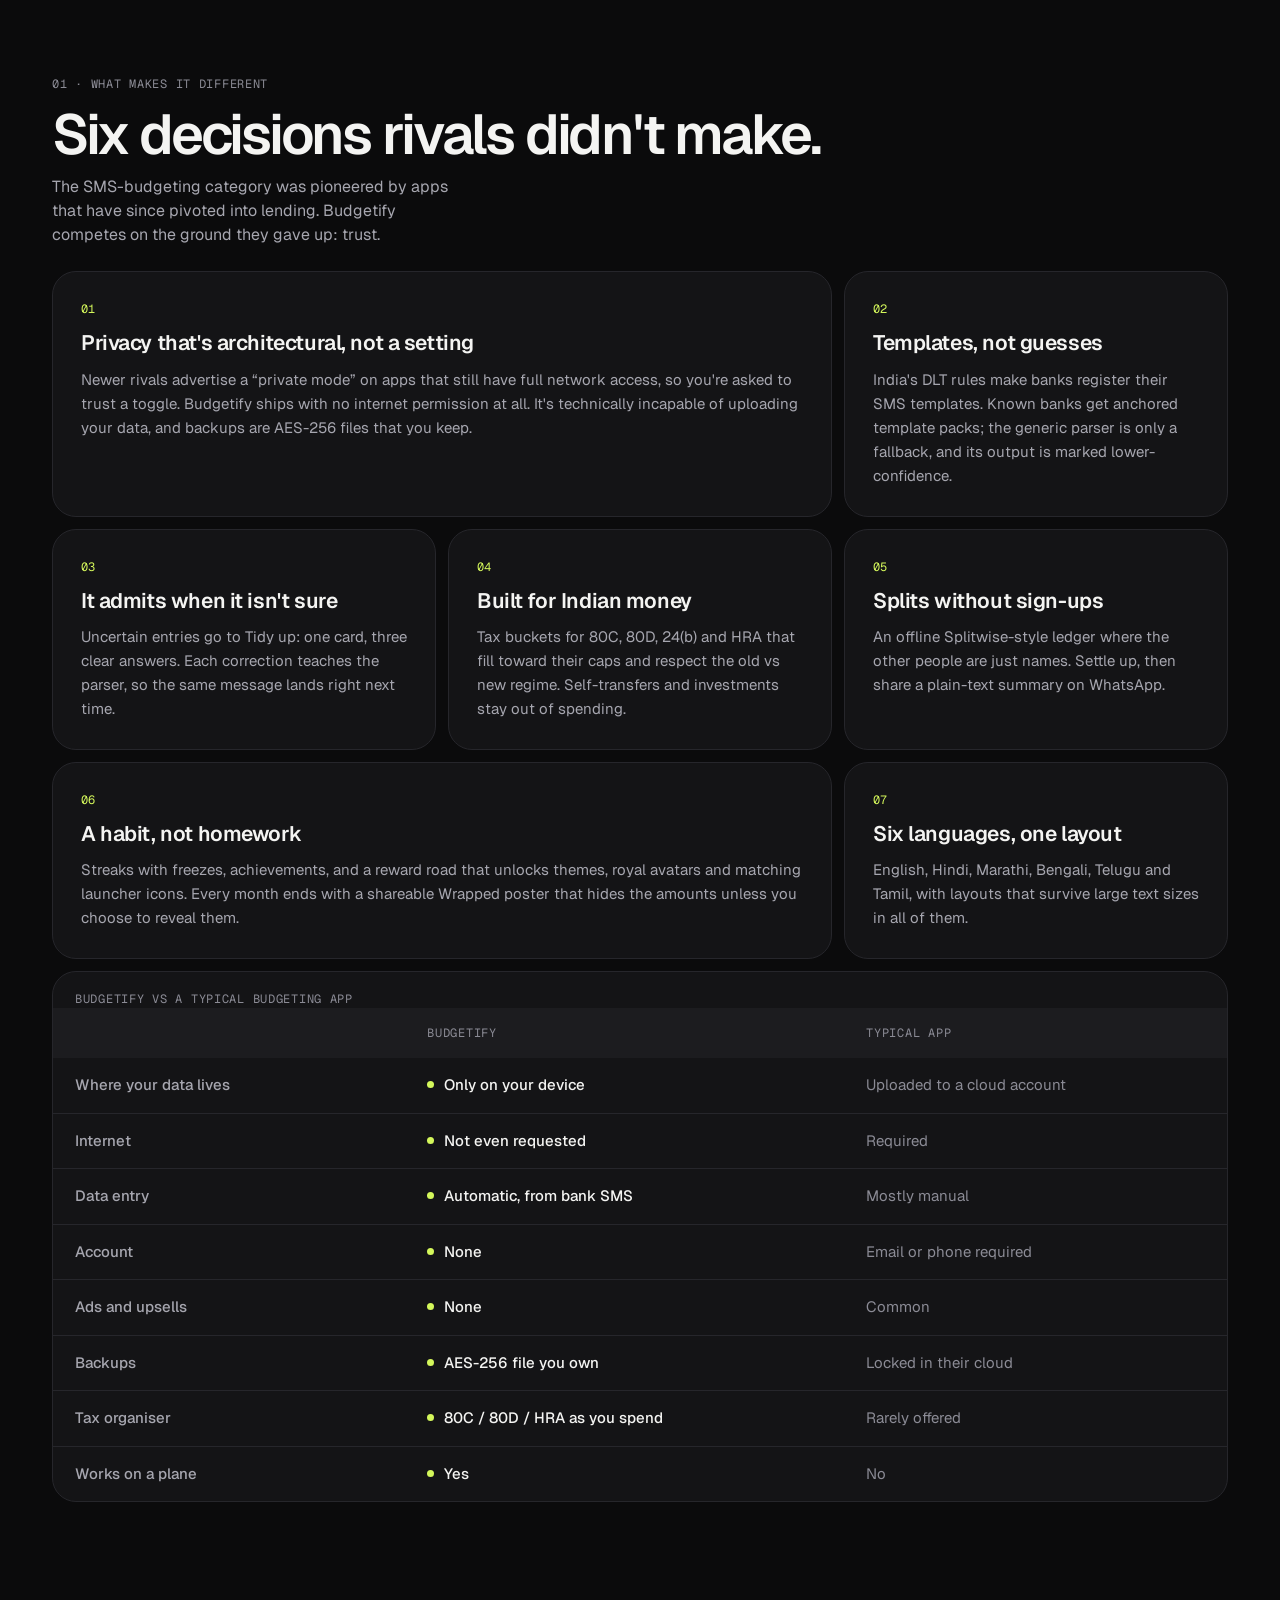
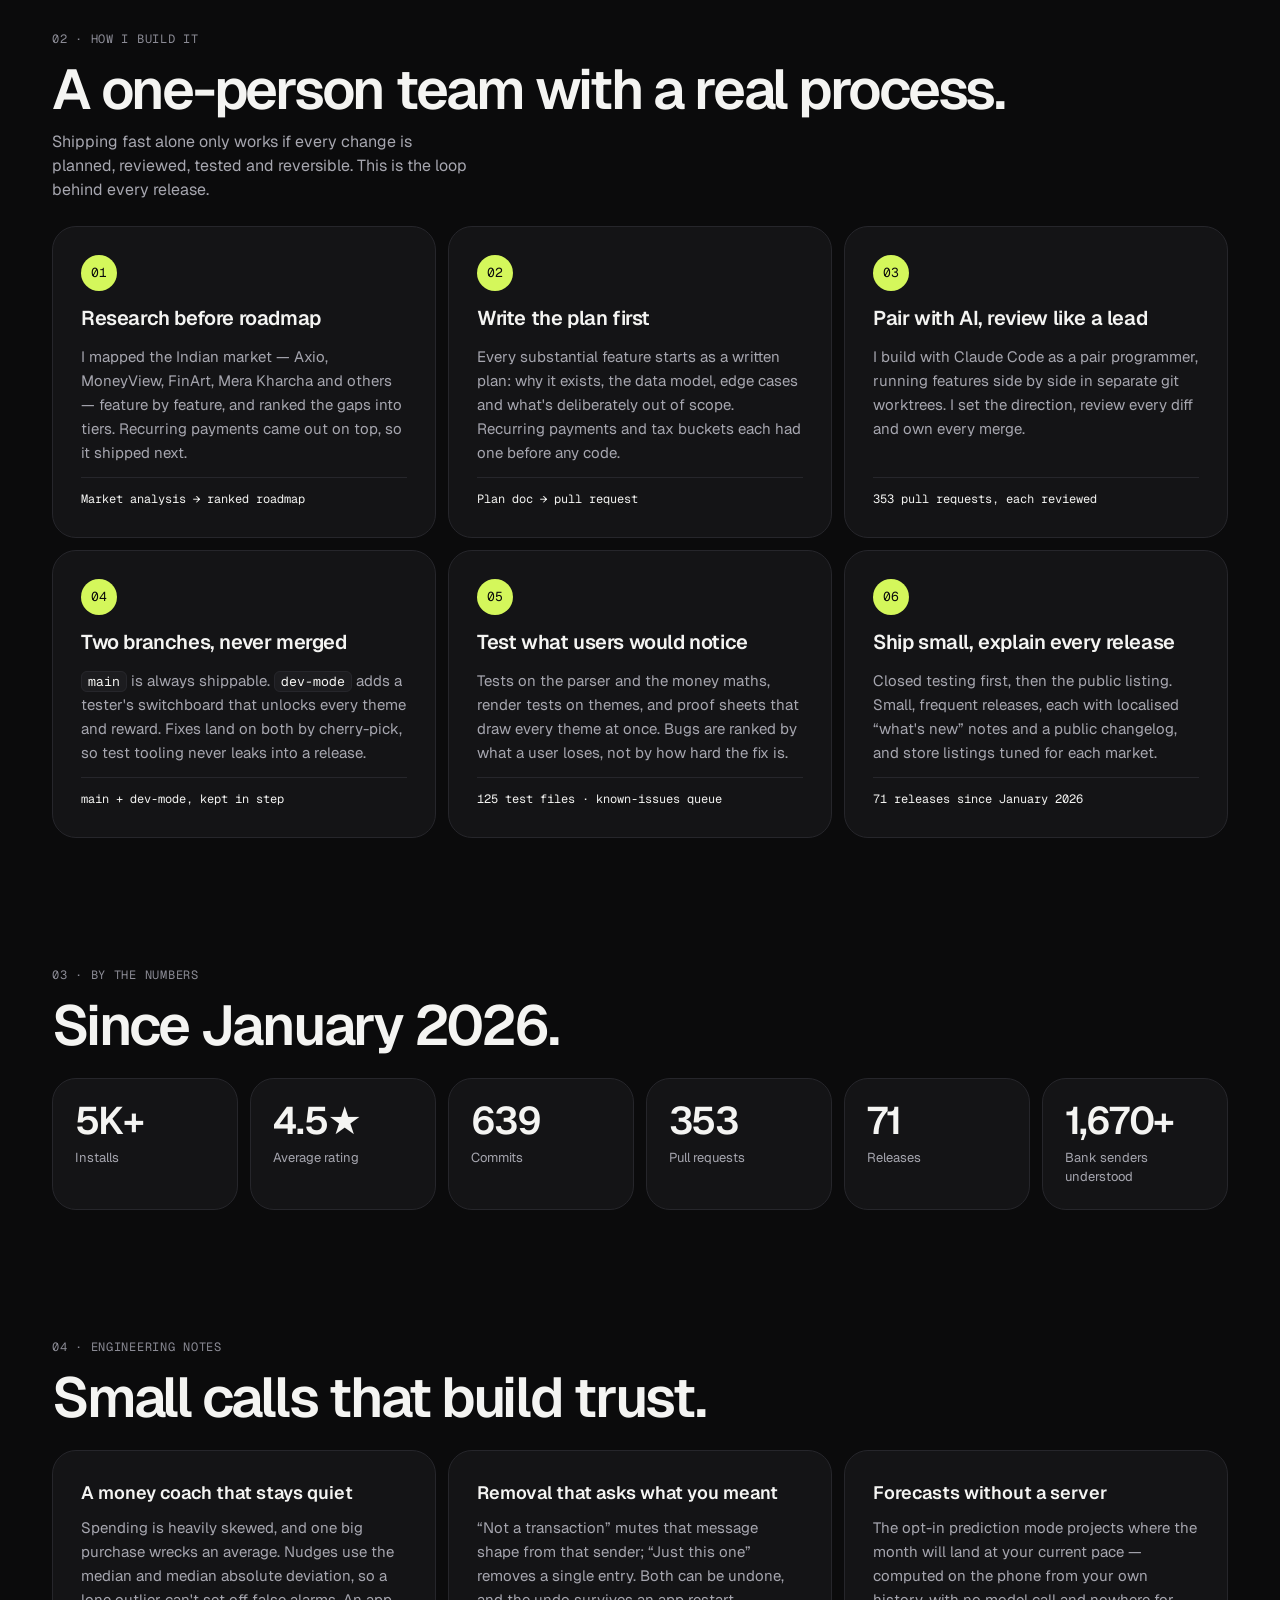
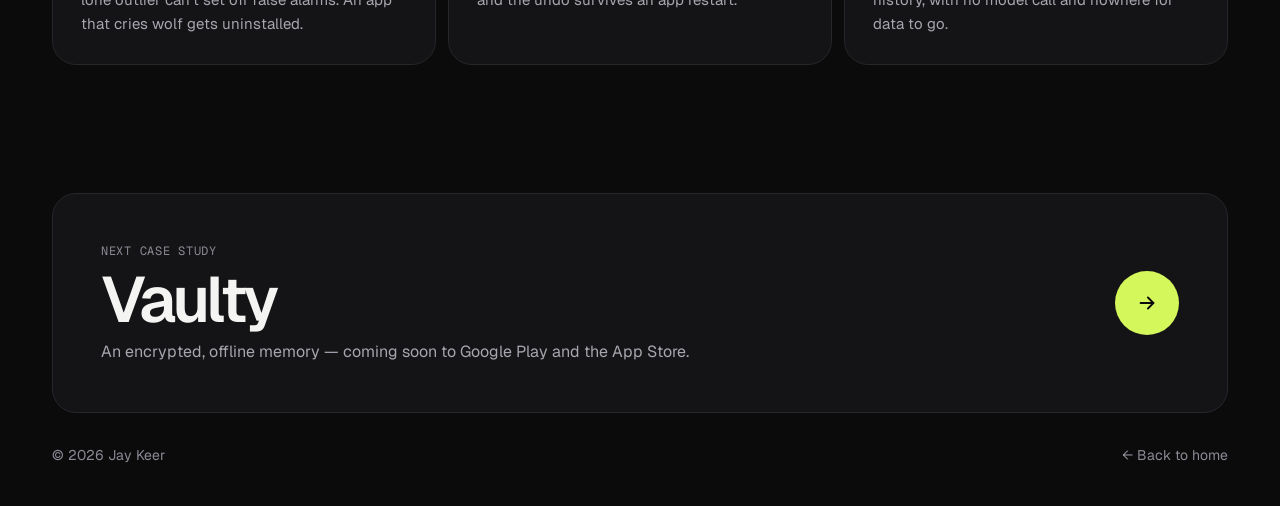
<file: budgetify/index.html>
<!doctype html>
<html lang="en">
<head>
<meta charset="utf-8">
<meta name="viewport" content="width=device-width, initial-scale=1">
<title>Budgetify — case study · Jay Keer</title>
<meta name="description" content="How Jay Keer built Budgetify: a private, offline budget tracker that reads bank SMS on-device — 5K+ installs, rated 4.5.">
<meta name="theme-color" content="#0B0B0C">
<link rel="icon" href="../assets/favicon-32.png" sizes="32x32">
<link rel="icon" href="../assets/favicon.svg" type="image/svg+xml">
<link rel="apple-touch-icon" href="../assets/apple-touch-icon.png">
<link rel="preconnect" href="https://fonts.googleapis.com">
<link rel="preconnect" href="https://fonts.gstatic.com" crossorigin>
<link rel="stylesheet" href="https://fonts.googleapis.com/css2?family=Geist:wght@400;500;600;700&family=Geist+Mono:wght@400;500&display=swap">
<link rel="stylesheet" href="../assets/bento.css">
<script src="../assets/bento.js" defer></script>
</head>
<body>
<a class="skip" href="#main">Skip to content</a>

<header class="pillnav">
  <div class="pillnav__bar">
    <a class="mark" href="../" aria-label="Jay Keer, home"><span>JK</span><span>Jay Keer</span></a>
    <nav class="pillnav__links" aria-label="Primary">
      <a href="#different">What's different</a><a href="#process">How I build</a><a href="#numbers">Numbers</a><a href="../vaulty/">Vaulty</a>
    </nav>
    <div class="pillnav__end">
      <a class="btn btn--accent" href="../#contact">Let's talk</a>
      <button class="btn menu-btn" type="button" aria-expanded="false" aria-controls="sheet" aria-label="Open menu">
        <svg width="18" height="18" viewBox="0 0 24 24" fill="none" stroke="currentColor" stroke-width="2" stroke-linecap="round" aria-hidden="true"><path d="M4 8h16M4 16h16"/></svg>
      </button>
    </div>
  </div>
  <nav class="sheet" id="sheet" aria-label="Mobile">
    <a href="../">Home <span>←</span></a><a href="#different">What's different <span>01</span></a><a href="#process">How I build <span>02</span></a><a href="#numbers">Numbers <span>03</span></a><a href="../vaulty/">Vaulty <span>→</span></a>
  </nav>
</header>

<main class="wrap" id="main">
  <section class="cs-hero" aria-label="Overview">
    <article class="tile cs-title dotgrid">
      <a class="back" href="../#products"><svg width="16" height="16" viewBox="0 0 24 24" fill="none" stroke="currentColor" stroke-width="2" stroke-linecap="round" stroke-linejoin="round" aria-hidden="true"><path d="M19 12H5"/><path d="M11 6l-6 6 6 6"/></svg>All work</a>
      <div>
        <p class="label">Case study · 01 · Personal finance</p>
        <h1>Budgetify</h1>
        <p class="sub">Automatic, private budgeting from the bank SMS you already receive — parsed on your phone, never uploaded.</p>
      </div>
      <div class="tags"><span class="tag">Flutter</span><span class="tag">Android</span><span class="tag">SQLite</span><span class="tag">On-device parsing</span><span class="tag">6 languages</span></div>
    </article>
    <article class="tile cs-side">
      <p class="status status--live"><i></i>Live on Google Play</p>
      <div class="launch"><b>5K<small>+</small></b><span>installs since launch</span></div>
      <div class="launch"><b>4.5<small>★</small></b><span>average rating on Google Play</span></div>
    </article>
    <article class="tile cs-side">
      <dl class="facts">
        <div><dt>Role</dt><dd>Solo — product, design, code, release</dd></div>
        <div><dt>Timeline</dt><dd>Jan 2026 — present</dd></div>
        <div><dt>Current</dt><dd>v1.86.6</dd></div>
        <div><dt>Site</dt><dd><a href="https://budgetify.dev" target="_blank" rel="noopener" style="text-decoration:underline;text-underline-offset:4px">budgetify.dev ↗</a></dd></div>
      </dl>
    </article>
    <div class="tile cs-art cs-art--b" aria-hidden="true">
      <div class="phone phone--b side">
        <small><span>HOME</span><span>OCT</span></small>
        <span style="font-size:10px;color:#8A8FA0">Spent this month</span>
        <strong>₹ ••,•••</strong>
        <div class="bar"><i style="width:58%"></i></div>
        <div class="row"><span></span><em></em><b></b></div>
        <div class="row"><span></span><em></em><b></b></div>
        <div class="row"><span></span><em></em><b></b></div>
        <div class="row"><span></span><em></em><b></b></div>
      </div>
      <div class="phone phone--b mid">
        <small><span>TIDY UP</span><span>2 / 5</span></small>
        <div class="bar" style="height:4px"><i style="width:40%"></i></div>
        <div class="card"><small>NOT SURE ABOUT THIS ONE</small><strong style="font-size:20px">₹ •,•••</strong><div class="row"><em></em></div><div class="row"><em style="max-width:70%"></em></div></div>
        <div class="pill gold">Looks right</div>
        <div class="pill">Change direction</div>
        <div class="pill">Not a transaction</div>
      </div>
      <div class="phone phone--b side">
        <small><span>MONTHLY WRAPPED</span></small>
        <div class="card" style="height:170px;border-color:#3A3320"><strong style="color:#C8A75E;font-size:22px;line-height:1">September,<br>wrapped.</strong>
          <div style="margin-top:auto;display:flex;align-items:flex-end;gap:5px;height:70px"><i style="flex:1;height:40%;border-radius:4px;background:#2D3243"></i><i style="flex:1;height:70%;border-radius:4px;background:#8C7A4F"></i><i style="flex:1;height:100%;border-radius:4px;background:#C8A75E"></i><i style="flex:1;height:55%;border-radius:4px;background:#2D3243"></i></div></div>
        <div class="pill">Share card</div>
      </div>
    </div>
  </section>

  <section class="section">
    <div class="tile quote">
      <p>Most Indians already get a text for every bank transaction. The data to budget is <em>already on the phone</em> — yet popular apps still upload it, make you type it, or sell you a loan.</p>
      <p class="label">The problem</p>
    </div>
  </section>

  <section class="section" id="different">
    <div class="section-head">
      <div><p class="label">01 · What makes it different</p><h2>Six decisions rivals didn't make.</h2></div>
      <p class="aside">The SMS-budgeting category was pioneered by apps that have since pivoted into lending. Budgetify competes on the ground they gave up: trust.</p>
    </div>
    <div class="why">
      <article class="tile wide">
        <span class="n">01</span>
        <h3>Privacy that's architectural, not a setting</h3>
        <p>Newer rivals advertise a “private mode” on apps that still have full network access, so you're asked to trust a toggle. Budgetify ships with no internet permission at all. It's technically incapable of uploading your data, and backups are AES-256 files that you keep.</p>
      </article>
      <article class="tile">
        <span class="n">02</span>
        <h3>Templates, not guesses</h3>
        <p>India's DLT rules make banks register their SMS templates. Known banks get anchored template packs; the generic parser is only a fallback, and its output is marked lower-confidence.</p>
      </article>
      <article class="tile">
        <span class="n">03</span>
        <h3>It admits when it isn't sure</h3>
        <p>Uncertain entries go to Tidy up: one card, three clear answers. Each correction teaches the parser, so the same message lands right next time.</p>
      </article>
      <article class="tile">
        <span class="n">04</span>
        <h3>Built for Indian money</h3>
        <p>Tax buckets for 80C, 80D, 24(b) and HRA that fill toward their caps and respect the old vs new regime. Self-transfers and investments stay out of spending.</p>
      </article>
      <article class="tile">
        <span class="n">05</span>
        <h3>Splits without sign-ups</h3>
        <p>An offline Splitwise-style ledger where the other people are just names. Settle up, then share a plain-text summary on WhatsApp.</p>
      </article>
      <article class="tile wide">
        <span class="n">06</span>
        <h3>A habit, not homework</h3>
        <p>Streaks with freezes, achievements, and a reward road that unlocks themes, royal avatars and matching launcher icons. Every month ends with a shareable Wrapped poster that hides the amounts unless you choose to reveal them.</p>
      </article>
      <article class="tile">
        <span class="n">07</span>
        <h3>Six languages, one layout</h3>
        <p>English, Hindi, Marathi, Bengali, Telugu and Tamil, with layouts that survive large text sizes in all of them.</p>
      </article>
    </div>

    <div class="tile compare" style="margin-top: var(--gap)">
      <div class="compare__scroll">
        <table>
          <caption class="label" style="caption-side: top; text-align: left; padding: 18px 22px 0">Budgetify vs a typical budgeting app</caption>
          <thead><tr><th scope="col"></th><th scope="col">Budgetify</th><th scope="col">Typical app</th></tr></thead>
          <tbody>
            <tr><th scope="row">Where your data lives</th><td class="us">Only on your device</td><td class="them">Uploaded to a cloud account</td></tr>
            <tr><th scope="row">Internet</th><td class="us">Not even requested</td><td class="them">Required</td></tr>
            <tr><th scope="row">Data entry</th><td class="us">Automatic, from bank SMS</td><td class="them">Mostly manual</td></tr>
            <tr><th scope="row">Account</th><td class="us">None</td><td class="them">Email or phone required</td></tr>
            <tr><th scope="row">Ads and upsells</th><td class="us">None</td><td class="them">Common</td></tr>
            <tr><th scope="row">Backups</th><td class="us">AES-256 file you own</td><td class="them">Locked in their cloud</td></tr>
            <tr><th scope="row">Tax organiser</th><td class="us">80C / 80D / HRA as you spend</td><td class="them">Rarely offered</td></tr>
            <tr><th scope="row">Works on a plane</th><td class="us">Yes</td><td class="them">No</td></tr>
          </tbody>
        </table>
      </div>
    </div>
  </section>

  <section class="section" id="process">
    <div class="section-head">
      <div><p class="label">02 · How I build it</p><h2>A one-person team with a real process.</h2></div>
      <p class="aside">Shipping fast alone only works if every change is planned, reviewed, tested and reversible. This is the loop behind every release.</p>
    </div>
    <ol class="process" style="list-style:none;padding:0">
      <li class="tile step">
        <h3>Research before roadmap</h3>
        <p>I mapped the Indian market — Axio, MoneyView, FinArt, Mera Kharcha and others — feature by feature, and ranked the gaps into tiers. Recurring payments came out on top, so it shipped next.</p>
        <p class="proof">Market analysis → ranked roadmap</p>
      </li>
      <li class="tile step">
        <h3>Write the plan first</h3>
        <p>Every substantial feature starts as a written plan: why it exists, the data model, edge cases and what's deliberately out of scope. Recurring payments and tax buckets each had one before any code.</p>
        <p class="proof">Plan doc → pull request</p>
      </li>
      <li class="tile step">
        <h3>Pair with AI, review like a lead</h3>
        <p>I build with Claude Code as a pair programmer, running features side by side in separate git worktrees. I set the direction, review every diff and own every merge.</p>
        <p class="proof">353 pull requests, each reviewed</p>
      </li>
      <li class="tile step">
        <h3>Two branches, never merged</h3>
        <p><code>main</code> is always shippable. <code>dev-mode</code> adds a tester's switchboard that unlocks every theme and reward. Fixes land on both by cherry-pick, so test tooling never leaks into a release.</p>
        <p class="proof">main + dev-mode, kept in step</p>
      </li>
      <li class="tile step">
        <h3>Test what users would notice</h3>
        <p>Tests on the parser and the money maths, render tests on themes, and proof sheets that draw every theme at once. Bugs are ranked by what a user loses, not by how hard the fix is.</p>
        <p class="proof">125 test files · known-issues queue</p>
      </li>
      <li class="tile step">
        <h3>Ship small, explain every release</h3>
        <p>Closed testing first, then the public listing. Small, frequent releases, each with localised “what's new” notes and a public changelog, and store listings tuned for each market.</p>
        <p class="proof">71 releases since January 2026</p>
      </li>
    </ol>
  </section>

  <section class="section" id="numbers">
    <div class="section-head"><div><p class="label">03 · By the numbers</p><h2>Since January 2026.</h2></div></div>
    <div class="band">
      <div class="tile"><b>5K+</b><span>Installs</span></div>
      <div class="tile"><b>4.5★</b><span>Average rating</span></div>
      <div class="tile"><b>639</b><span>Commits</span></div>
      <div class="tile"><b>353</b><span>Pull requests</span></div>
      <div class="tile"><b>71</b><span>Releases</span></div>
      <div class="tile"><b>1,670+</b><span>Bank senders understood</span></div>
    </div>
  </section>

  <section class="section">
    <div class="section-head"><div><p class="label">04 · Engineering notes</p><h2>Small calls that build trust.</h2></div></div>
    <div class="notes">
      <article class="tile"><h3>A money coach that stays quiet</h3><p>Spending is heavily skewed, and one big purchase wrecks an average. Nudges use the median and median absolute deviation, so a lone outlier can't set off false alarms. An app that cries wolf gets uninstalled.</p></article>
      <article class="tile"><h3>Removal that asks what you meant</h3><p>“Not a transaction” mutes that message shape from that sender; “Just this one” removes a single entry. Both can be undone, and the undo survives an app restart.</p></article>
      <article class="tile"><h3>Forecasts without a server</h3><p>The opt-in prediction mode projects where the month will land at your current pace — computed on the phone from your own history, with no model call and nowhere for data to go.</p></article>
    </div>
  </section>

  <section class="section">
    <a class="tile next tile--link" href="../vaulty/">
      <div><p class="label">Next case study</p><b>Vaulty</b><p style="margin-top:8px;color:var(--ink2)">An encrypted, offline memory — coming soon to Google Play and the App Store.</p></div>
      <span class="go" aria-hidden="true"><svg width="22" height="22" viewBox="0 0 24 24" fill="none" stroke="currentColor" stroke-width="2" stroke-linecap="round" stroke-linejoin="round"><path d="M5 12h14"/><path d="M13 6l6 6-6 6"/></svg></span>
    </a>
    <footer class="site-footer"><span>© 2026 Jay Keer</span><a href="../">← Back to home</a></footer>
  </section>
</main>
</body>
</html>
</file>
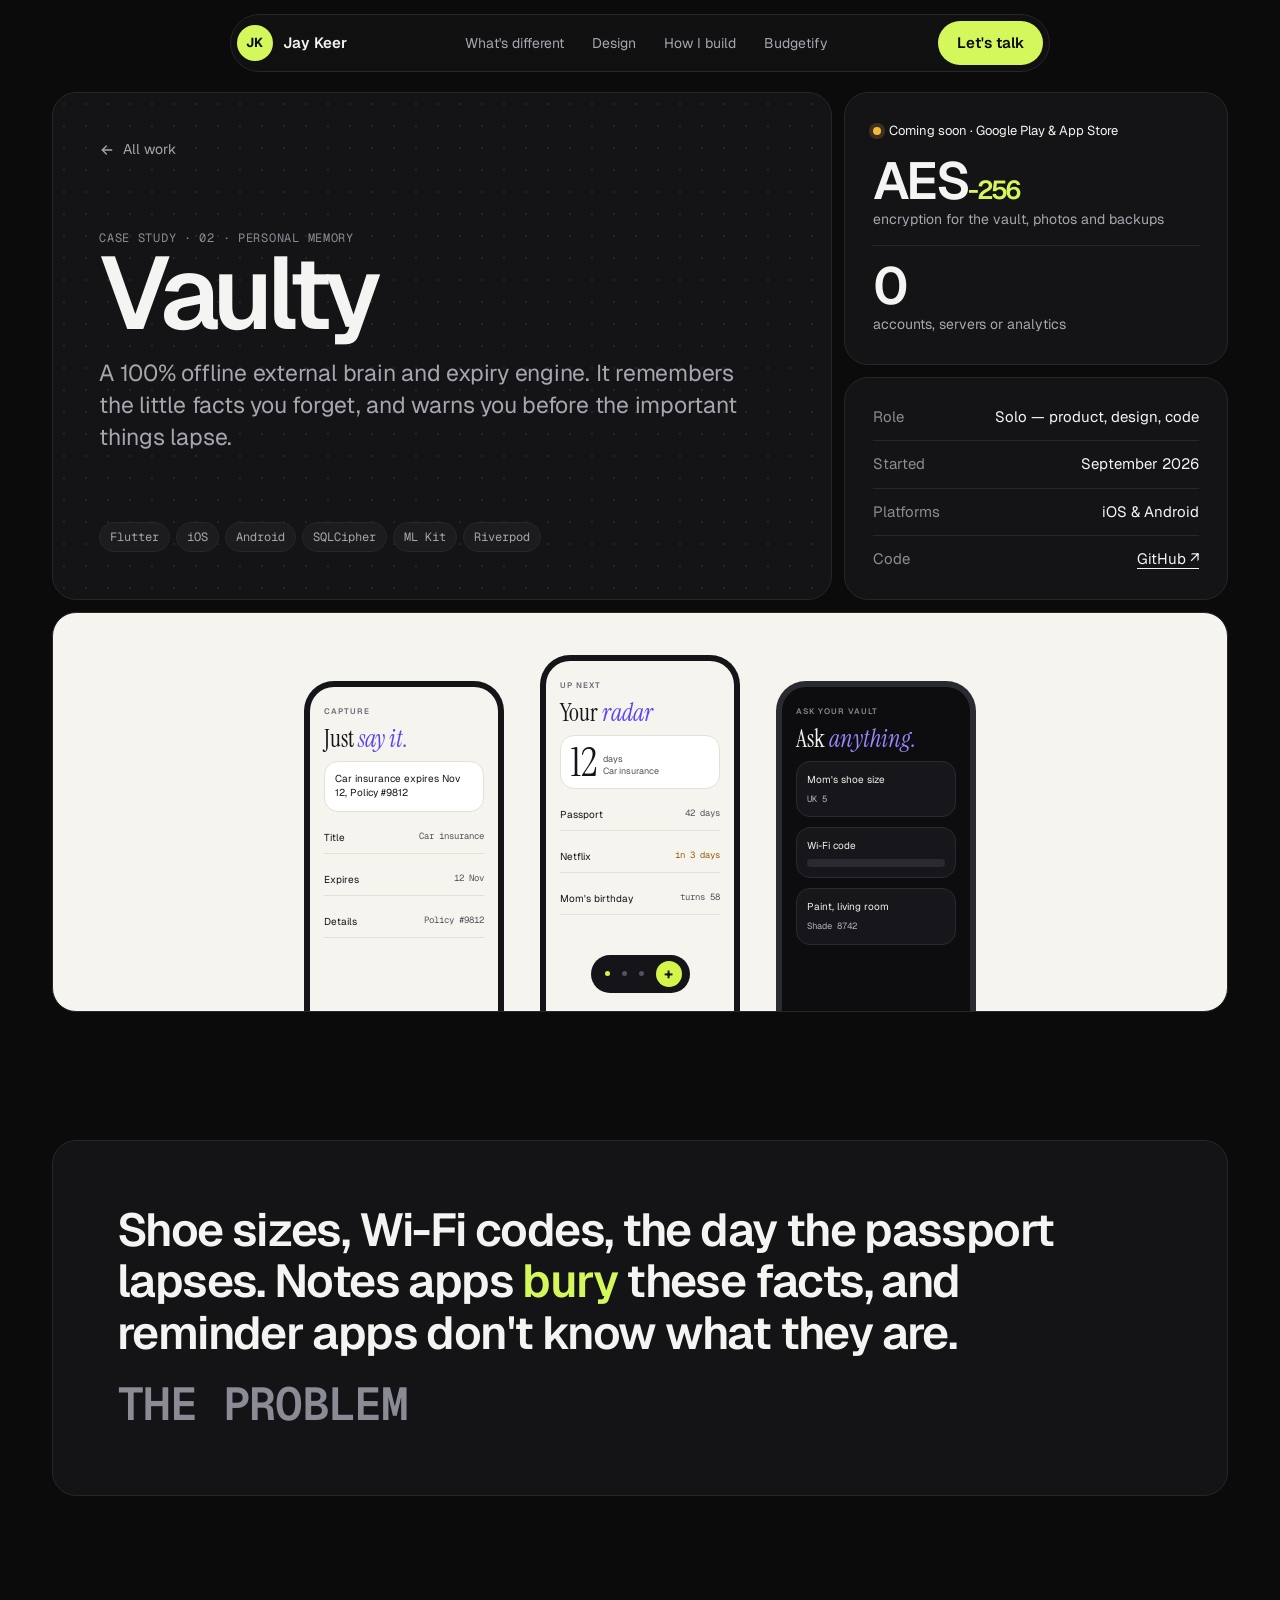
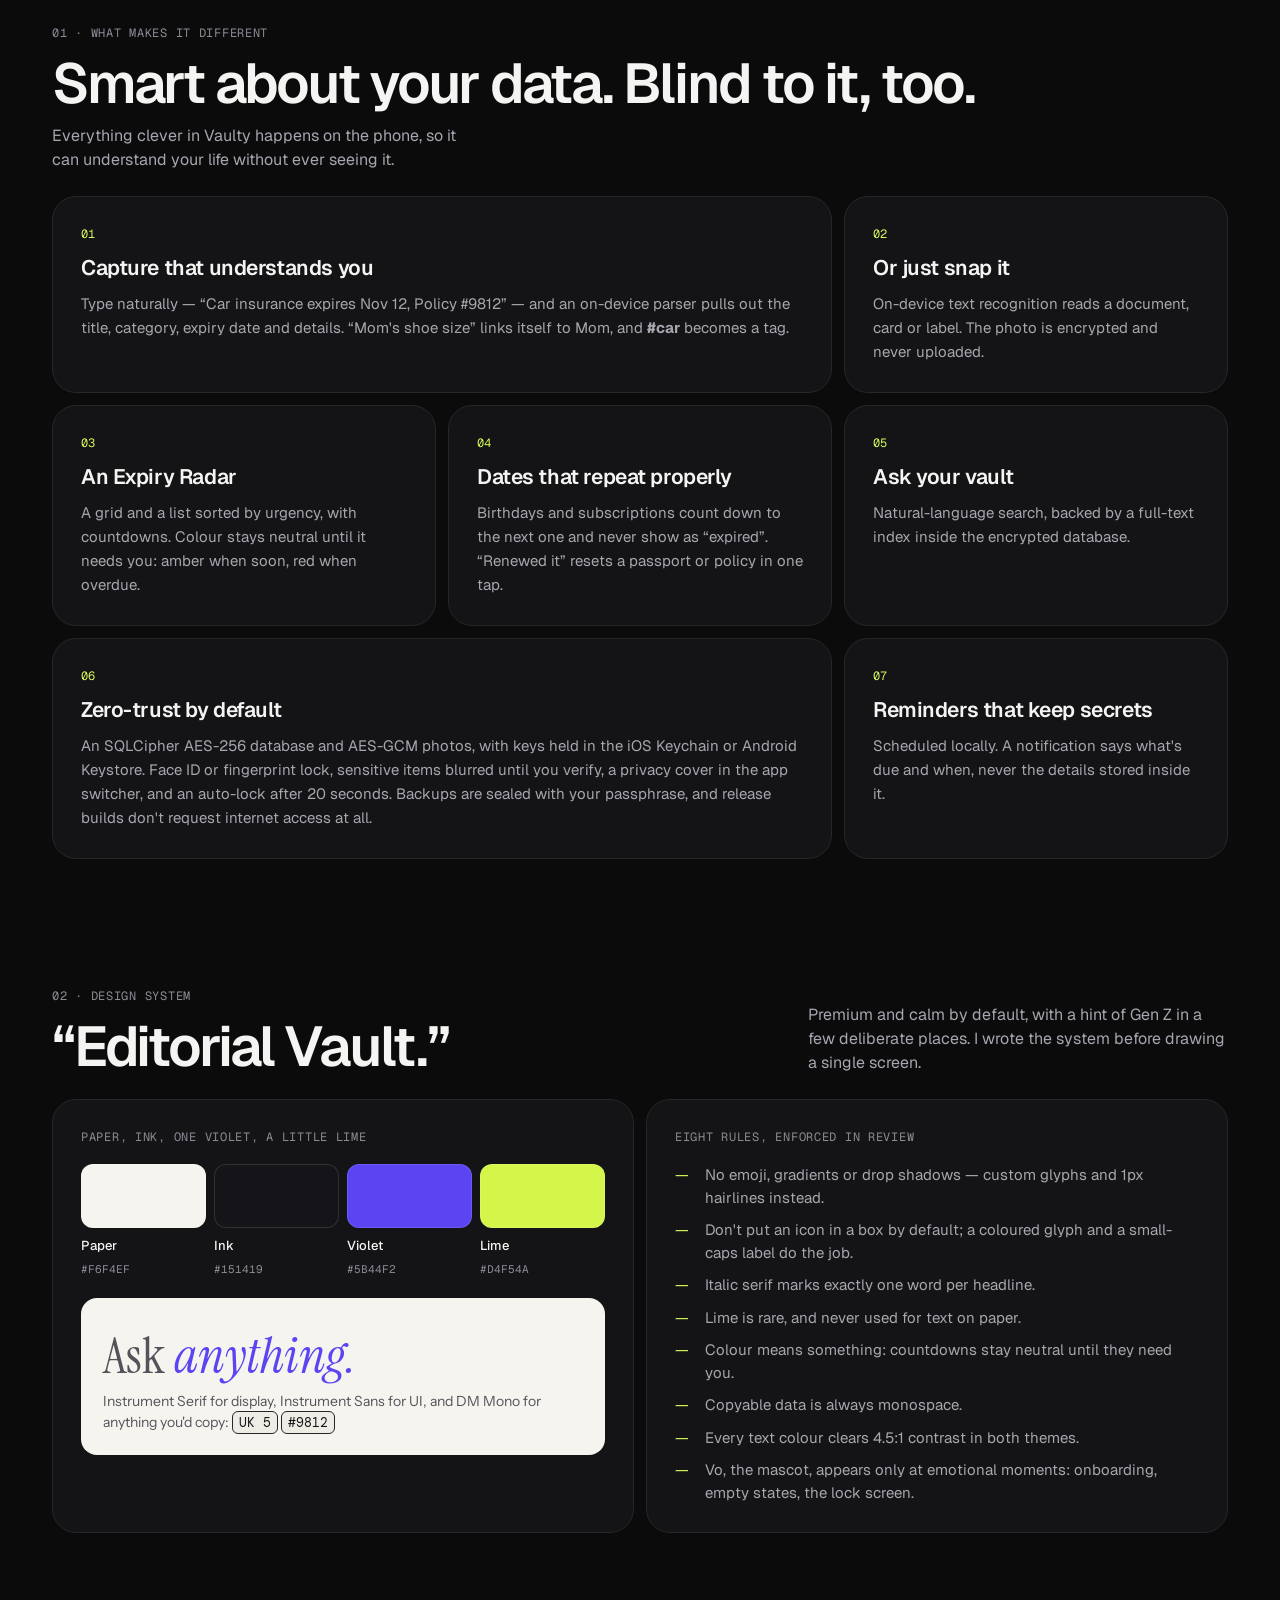
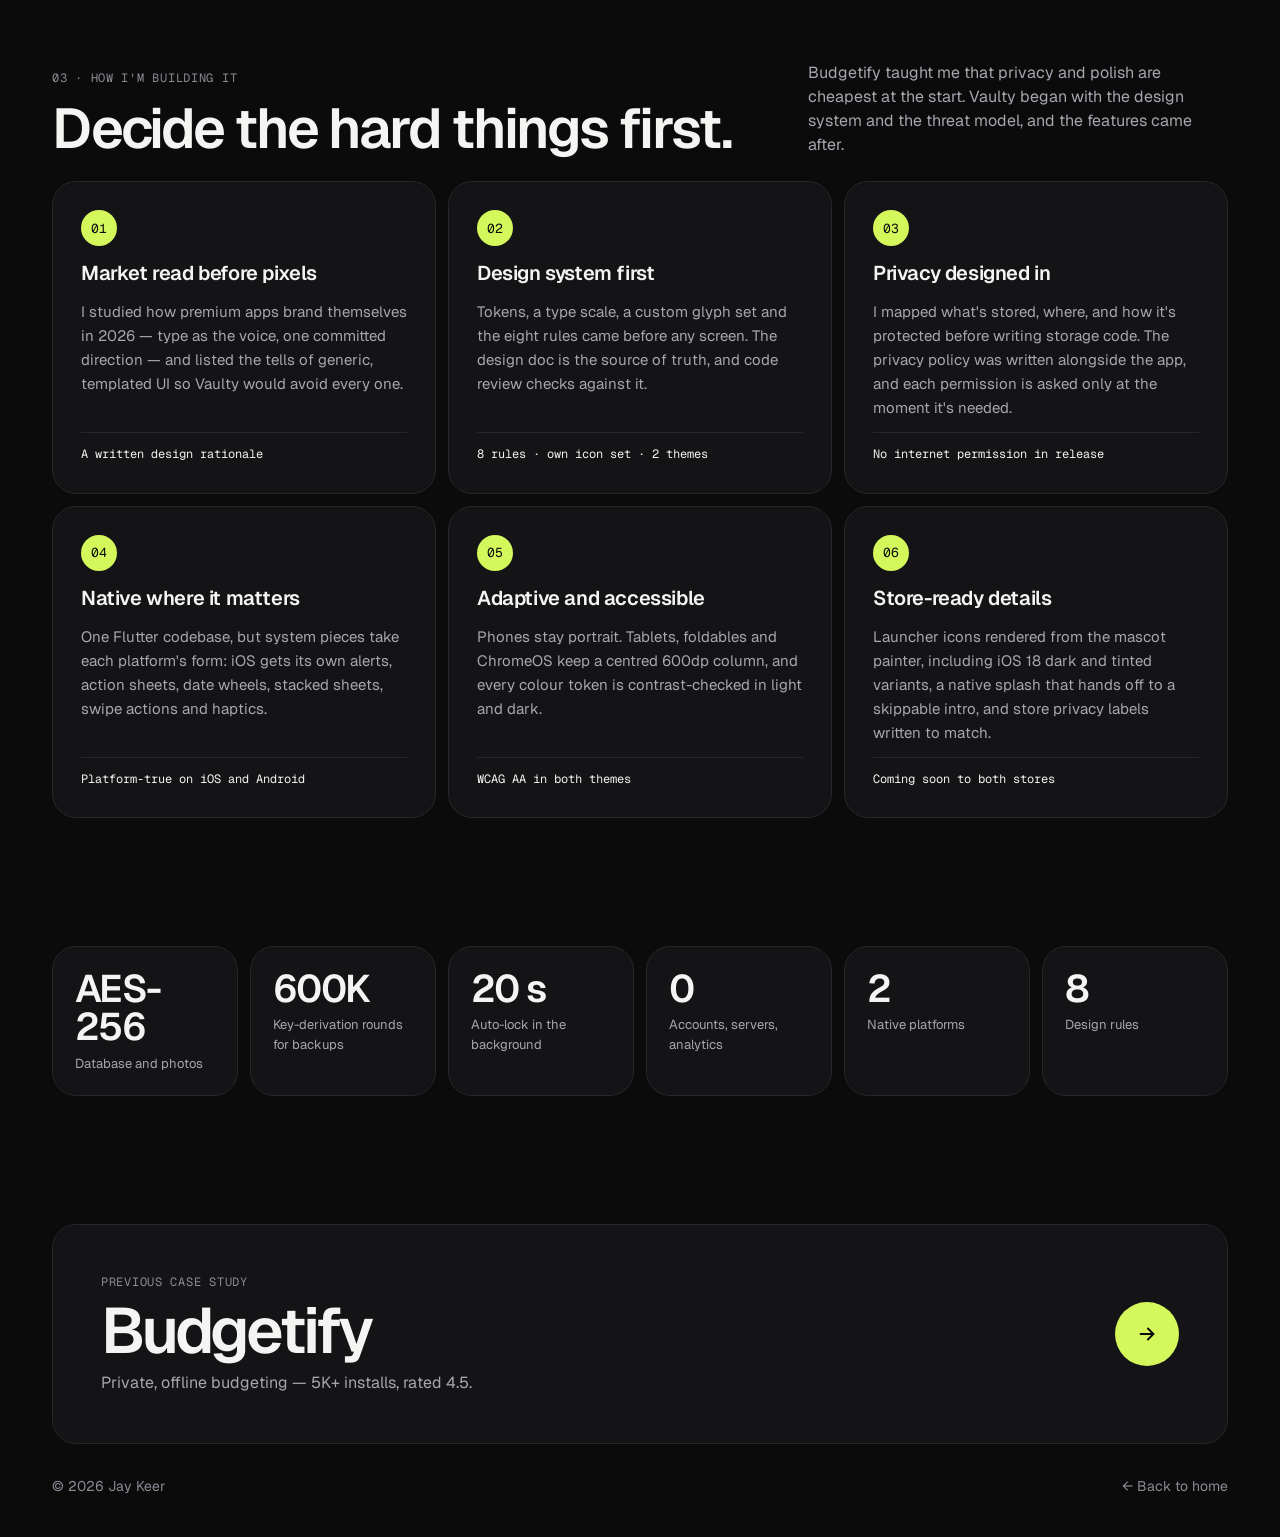
<file: vaulty/index.html>
<!doctype html>
<html lang="en">
<head>
<meta charset="utf-8">
<meta name="viewport" content="width=device-width, initial-scale=1">
<title>Vaulty — case study · Jay Keer</title>
<meta name="description" content="How Jay Keer is building Vaulty: an encrypted, offline memory for the facts you forget and the documents that expire — coming soon to Google Play and the App Store.">
<meta name="theme-color" content="#0B0B0C">
<link rel="icon" href="../assets/favicon-32.png" sizes="32x32">
<link rel="icon" href="../assets/favicon.svg" type="image/svg+xml">
<link rel="apple-touch-icon" href="../assets/apple-touch-icon.png">
<link rel="preconnect" href="https://fonts.googleapis.com">
<link rel="preconnect" href="https://fonts.gstatic.com" crossorigin>
<link rel="stylesheet" href="https://fonts.googleapis.com/css2?family=Geist:wght@400;500;600;700&family=Geist+Mono:wght@400;500&family=Instrument+Serif:ital@0;1&family=Instrument+Sans:wght@400;600&family=DM+Mono:wght@500&display=swap">
<link rel="stylesheet" href="../assets/bento.css">
<script src="../assets/bento.js" defer></script>
</head>
<body>
<a class="skip" href="#main">Skip to content</a>

<header class="pillnav">
  <div class="pillnav__bar">
    <a class="mark" href="../" aria-label="Jay Keer, home"><span>JK</span><span>Jay Keer</span></a>
    <nav class="pillnav__links" aria-label="Primary">
      <a href="#different">What's different</a><a href="#design">Design</a><a href="#process">How I build</a><a href="../budgetify/">Budgetify</a>
    </nav>
    <div class="pillnav__end">
      <a class="btn btn--accent" href="../#contact">Let's talk</a>
      <button class="btn menu-btn" type="button" aria-expanded="false" aria-controls="sheet" aria-label="Open menu">
        <svg width="18" height="18" viewBox="0 0 24 24" fill="none" stroke="currentColor" stroke-width="2" stroke-linecap="round" aria-hidden="true"><path d="M4 8h16M4 16h16"/></svg>
      </button>
    </div>
  </div>
  <nav class="sheet" id="sheet" aria-label="Mobile">
    <a href="../">Home <span>←</span></a><a href="#different">What's different <span>01</span></a><a href="#design">Design <span>02</span></a><a href="#process">How I build <span>03</span></a><a href="../budgetify/">Budgetify <span>→</span></a>
  </nav>
</header>

<main class="wrap" id="main">
  <section class="cs-hero" aria-label="Overview">
    <article class="tile cs-title dotgrid">
      <a class="back" href="../#products"><svg width="16" height="16" viewBox="0 0 24 24" fill="none" stroke="currentColor" stroke-width="2" stroke-linecap="round" stroke-linejoin="round" aria-hidden="true"><path d="M19 12H5"/><path d="M11 6l-6 6 6 6"/></svg>All work</a>
      <div>
        <p class="label">Case study · 02 · Personal memory</p>
        <h1>Vaulty</h1>
        <p class="sub">A 100% offline external brain and expiry engine. It remembers the little facts you forget, and warns you before the important things lapse.</p>
      </div>
      <div class="tags"><span class="tag">Flutter</span><span class="tag">iOS</span><span class="tag">Android</span><span class="tag">SQLCipher</span><span class="tag">ML Kit</span><span class="tag">Riverpod</span></div>
    </article>
    <article class="tile cs-side">
      <p class="status status--soon"><i></i>Coming soon · Google Play &amp; App Store</p>
      <div class="launch"><b>AES<small>-256</small></b><span>encryption for the vault, photos and backups</span></div>
      <div class="launch"><b>0</b><span>accounts, servers or analytics</span></div>
    </article>
    <article class="tile cs-side">
      <dl class="facts">
        <div><dt>Role</dt><dd>Solo — product, design, code</dd></div>
        <div><dt>Started</dt><dd>September 2026</dd></div>
        <div><dt>Platforms</dt><dd>iOS &amp; Android</dd></div>
        <div><dt>Code</dt><dd><a href="https://github.com/Yolo-cell-hash/vaulty" target="_blank" rel="noopener" style="text-decoration:underline;text-underline-offset:4px">GitHub ↗</a></dd></div>
      </dl>
    </article>
    <div class="tile cs-art cs-art--v" aria-hidden="true">
      <div class="phone phone--v side">
        <span class="eyebrow">CAPTURE</span>
        <span class="serif">Just <em>say it.</em></span>
        <div class="up" style="display:block;font-size:10px;line-height:1.45">Car insurance expires Nov 12, Policy #9812</div>
        <div class="item">Title <i>Car insurance</i></div>
        <div class="item">Expires <i>12 Nov</i></div>
        <div class="item">Details <i>Policy #9812</i></div>
      </div>
      <div class="phone phone--v mid">
        <span class="eyebrow">UP NEXT</span>
        <span class="serif">Your <em>radar</em></span>
        <div class="up"><b>12</b><span>days<br>Car insurance</span></div>
        <div class="item">Passport <i>42 days</i></div>
        <div class="item">Netflix <i class="warn">in 3 days</i></div>
        <div class="item">Mom's birthday <i>turns 58</i></div>
        <div class="nav"><span></span><span></span><span></span><b>+</b></div>
      </div>
      <div class="phone phone--v dark side">
        <span class="eyebrow">ASK YOUR VAULT</span>
        <span class="serif">Ask <em>anything.</em></span>
        <div class="card-dark">Mom's shoe size<i>UK 5</i></div>
        <div class="card-dark">Wi-Fi code<div class="blur"></div></div>
        <div class="card-dark">Paint, living room<i>Shade 8742</i></div>
      </div>
    </div>
  </section>

  <section class="section">
    <div class="tile quote">
      <p>Shoe sizes, Wi-Fi codes, the day the passport lapses. Notes apps <em>bury</em> these facts, and reminder apps don't know what they are.</p>
      <p class="label">The problem</p>
    </div>
  </section>

  <section class="section" id="different">
    <div class="section-head">
      <div><p class="label">01 · What makes it different</p><h2>Smart about your data. Blind to it, too.</h2></div>
      <p class="aside">Everything clever in Vaulty happens on the phone, so it can understand your life without ever seeing it.</p>
    </div>
    <div class="why">
      <article class="tile wide">
        <span class="n">01</span>
        <h3>Capture that understands you</h3>
        <p>Type naturally — “Car insurance expires Nov 12, Policy #9812” — and an on-device parser pulls out the title, category, expiry date and details. “Mom's shoe size” links itself to Mom, and <b>#car</b> becomes a tag.</p>
      </article>
      <article class="tile">
        <span class="n">02</span>
        <h3>Or just snap it</h3>
        <p>On-device text recognition reads a document, card or label. The photo is encrypted and never uploaded.</p>
      </article>
      <article class="tile">
        <span class="n">03</span>
        <h3>An Expiry Radar</h3>
        <p>A grid and a list sorted by urgency, with countdowns. Colour stays neutral until it needs you: amber when soon, red when overdue.</p>
      </article>
      <article class="tile">
        <span class="n">04</span>
        <h3>Dates that repeat properly</h3>
        <p>Birthdays and subscriptions count down to the next one and never show as “expired”. “Renewed it” resets a passport or policy in one tap.</p>
      </article>
      <article class="tile">
        <span class="n">05</span>
        <h3>Ask your vault</h3>
        <p>Natural-language search, backed by a full-text index inside the encrypted database.</p>
      </article>
      <article class="tile wide">
        <span class="n">06</span>
        <h3>Zero-trust by default</h3>
        <p>An SQLCipher AES-256 database and AES-GCM photos, with keys held in the iOS Keychain or Android Keystore. Face ID or fingerprint lock, sensitive items blurred until you verify, a privacy cover in the app switcher, and an auto-lock after 20 seconds. Backups are sealed with your passphrase, and release builds don't request internet access at all.</p>
      </article>
      <article class="tile">
        <span class="n">07</span>
        <h3>Reminders that keep secrets</h3>
        <p>Scheduled locally. A notification says what's due and when, never the details stored inside it.</p>
      </article>
    </div>
  </section>

  <section class="section" id="design">
    <div class="section-head">
      <div><p class="label">02 · Design system</p><h2>“Editorial Vault.”</h2></div>
      <p class="aside">Premium and calm by default, with a hint of Gen Z in a few deliberate places. I wrote the system before drawing a single screen.</p>
    </div>
    <div class="system">
      <article class="tile">
        <p class="label">Paper, ink, one violet, a little lime</p>
        <div class="swatches">
          <div><i style="background:#F6F4EF"></i><b>Paper</b><span>#F6F4EF</span></div>
          <div><i style="background:#151419"></i><b>Ink</b><span>#151419</span></div>
          <div><i style="background:#5B44F2"></i><b>Violet</b><span>#5B44F2</span></div>
          <div><i style="background:#D4F54A"></i><b>Lime</b><span>#D4F54A</span></div>
        </div>
        <div class="type-sample">
          <p class="serif">Ask <em>anything.</em></p>
          <p>Instrument Serif for display, Instrument Sans for UI, and DM Mono for anything you'd copy: <code>UK 5</code> <code>#9812</code></p>
        </div>
      </article>
      <article class="tile">
        <p class="label">Eight rules, enforced in review</p>
        <ul class="rules">
          <li><span>No emoji, gradients or drop shadows — custom glyphs and 1px hairlines instead.</span></li>
          <li><span>Don't put an icon in a box by default; a coloured glyph and a small-caps label do the job.</span></li>
          <li><span>Italic serif marks exactly one word per headline.</span></li>
          <li><span>Lime is rare, and never used for text on paper.</span></li>
          <li><span>Colour means something: countdowns stay neutral until they need you.</span></li>
          <li><span>Copyable data is always monospace.</span></li>
          <li><span>Every text colour clears 4.5:1 contrast in both themes.</span></li>
          <li><span>Vo, the mascot, appears only at emotional moments: onboarding, empty states, the lock screen.</span></li>
        </ul>
      </article>
    </div>
  </section>

  <section class="section" id="process">
    <div class="section-head">
      <div><p class="label">03 · How I'm building it</p><h2>Decide the hard things first.</h2></div>
      <p class="aside">Budgetify taught me that privacy and polish are cheapest at the start. Vaulty began with the design system and the threat model, and the features came after.</p>
    </div>
    <ol class="process" style="list-style:none;padding:0">
      <li class="tile step">
        <h3>Market read before pixels</h3>
        <p>I studied how premium apps brand themselves in 2026 — type as the voice, one committed direction — and listed the tells of generic, templated UI so Vaulty would avoid every one.</p>
        <p class="proof">A written design rationale</p>
      </li>
      <li class="tile step">
        <h3>Design system first</h3>
        <p>Tokens, a type scale, a custom glyph set and the eight rules came before any screen. The design doc is the source of truth, and code review checks against it.</p>
        <p class="proof">8 rules · own icon set · 2 themes</p>
      </li>
      <li class="tile step">
        <h3>Privacy designed in</h3>
        <p>I mapped what's stored, where, and how it's protected before writing storage code. The privacy policy was written alongside the app, and each permission is asked only at the moment it's needed.</p>
        <p class="proof">No internet permission in release</p>
      </li>
      <li class="tile step">
        <h3>Native where it matters</h3>
        <p>One Flutter codebase, but system pieces take each platform's form: iOS gets its own alerts, action sheets, date wheels, stacked sheets, swipe actions and haptics.</p>
        <p class="proof">Platform-true on iOS and Android</p>
      </li>
      <li class="tile step">
        <h3>Adaptive and accessible</h3>
        <p>Phones stay portrait. Tablets, foldables and ChromeOS keep a centred 600dp column, and every colour token is contrast-checked in light and dark.</p>
        <p class="proof">WCAG AA in both themes</p>
      </li>
      <li class="tile step">
        <h3>Store-ready details</h3>
        <p>Launcher icons rendered from the mascot painter, including iOS 18 dark and tinted variants, a native splash that hands off to a skippable intro, and store privacy labels written to match.</p>
        <p class="proof">Coming soon to both stores</p>
      </li>
    </ol>
  </section>

  <section class="section">
    <div class="band">
      <div class="tile"><b>AES-256</b><span>Database and photos</span></div>
      <div class="tile"><b>600K</b><span>Key-derivation rounds for backups</span></div>
      <div class="tile"><b>20 s</b><span>Auto-lock in the background</span></div>
      <div class="tile"><b>0</b><span>Accounts, servers, analytics</span></div>
      <div class="tile"><b>2</b><span>Native platforms</span></div>
      <div class="tile"><b>8</b><span>Design rules</span></div>
    </div>
  </section>

  <section class="section">
    <a class="tile next tile--link" href="../budgetify/">
      <div><p class="label">Previous case study</p><b>Budgetify</b><p style="margin-top:8px;color:var(--ink2)">Private, offline budgeting — 5K+ installs, rated 4.5.</p></div>
      <span class="go" aria-hidden="true"><svg width="22" height="22" viewBox="0 0 24 24" fill="none" stroke="currentColor" stroke-width="2" stroke-linecap="round" stroke-linejoin="round"><path d="M5 12h14"/><path d="M13 6l6 6-6 6"/></svg></span>
    </a>
    <footer class="site-footer"><span>© 2026 Jay Keer</span><a href="../">← Back to home</a></footer>
  </section>
</main>
</body>
</html>
</file>
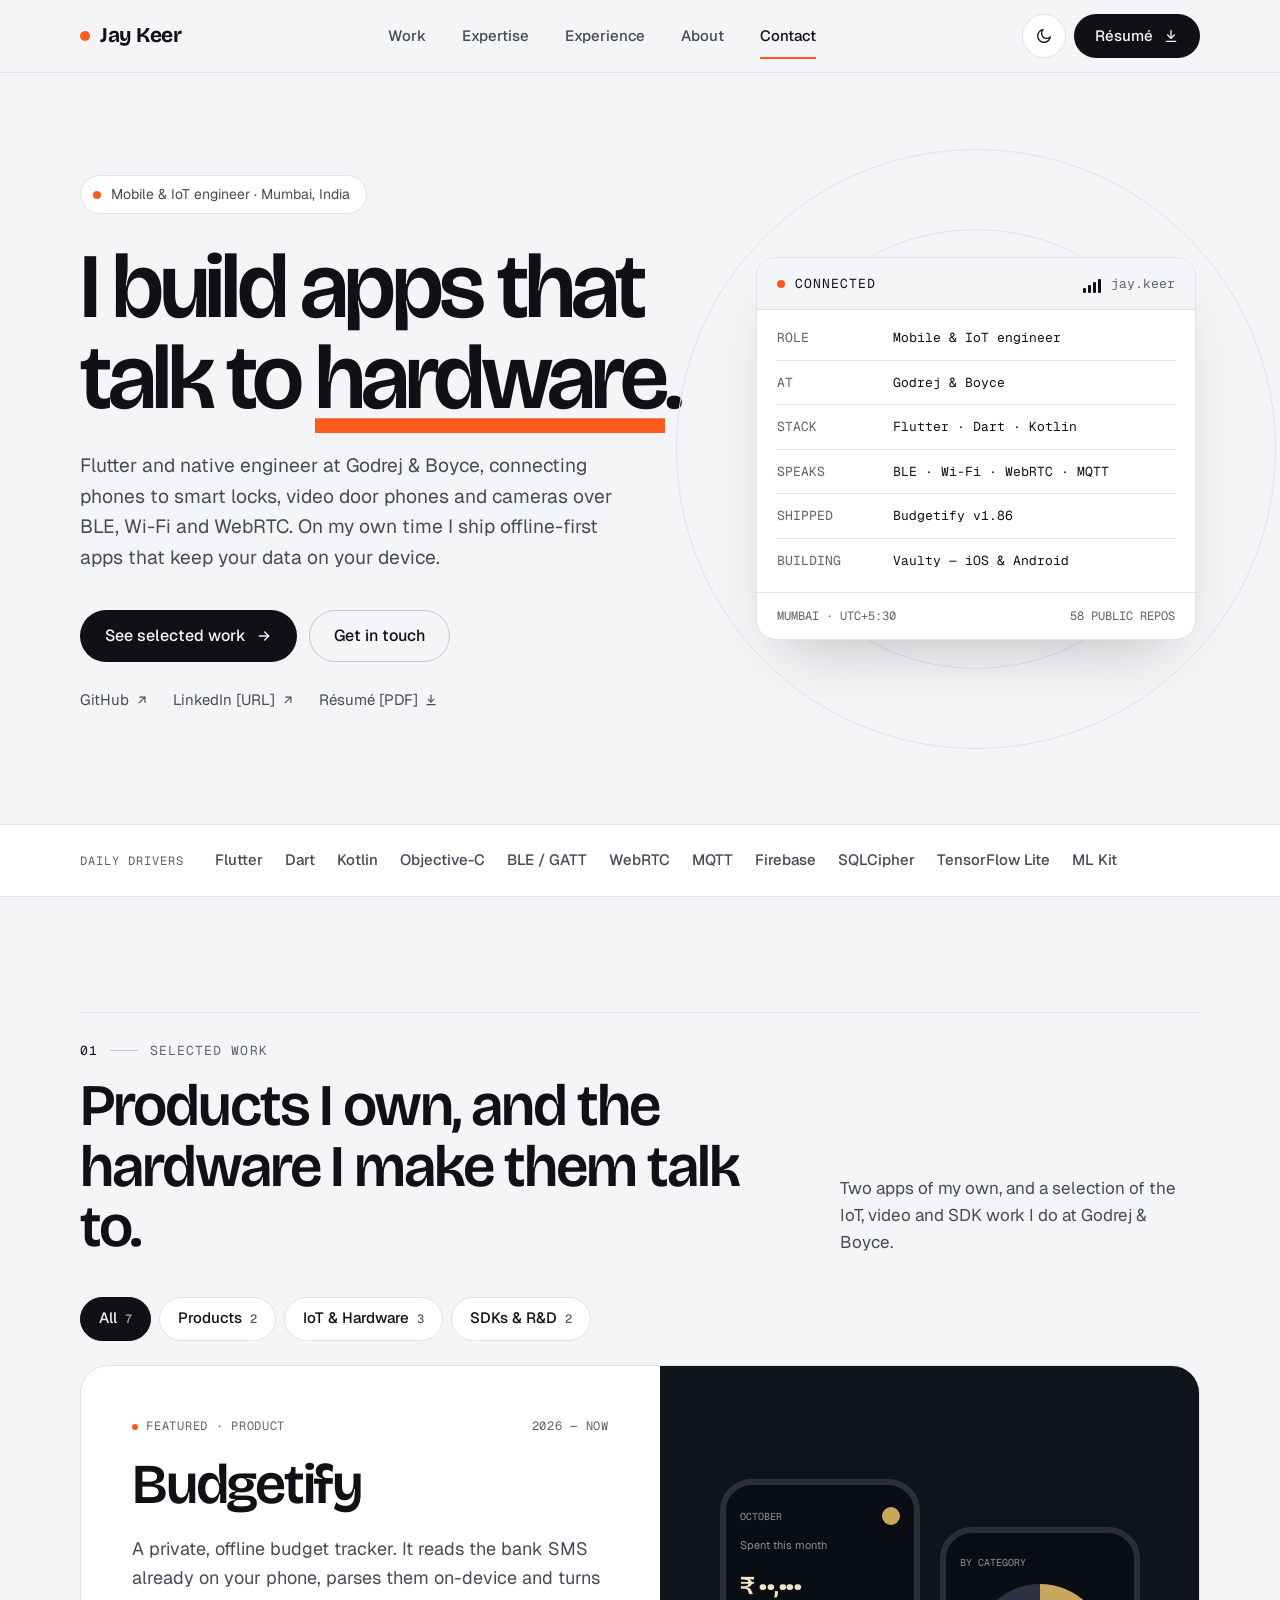
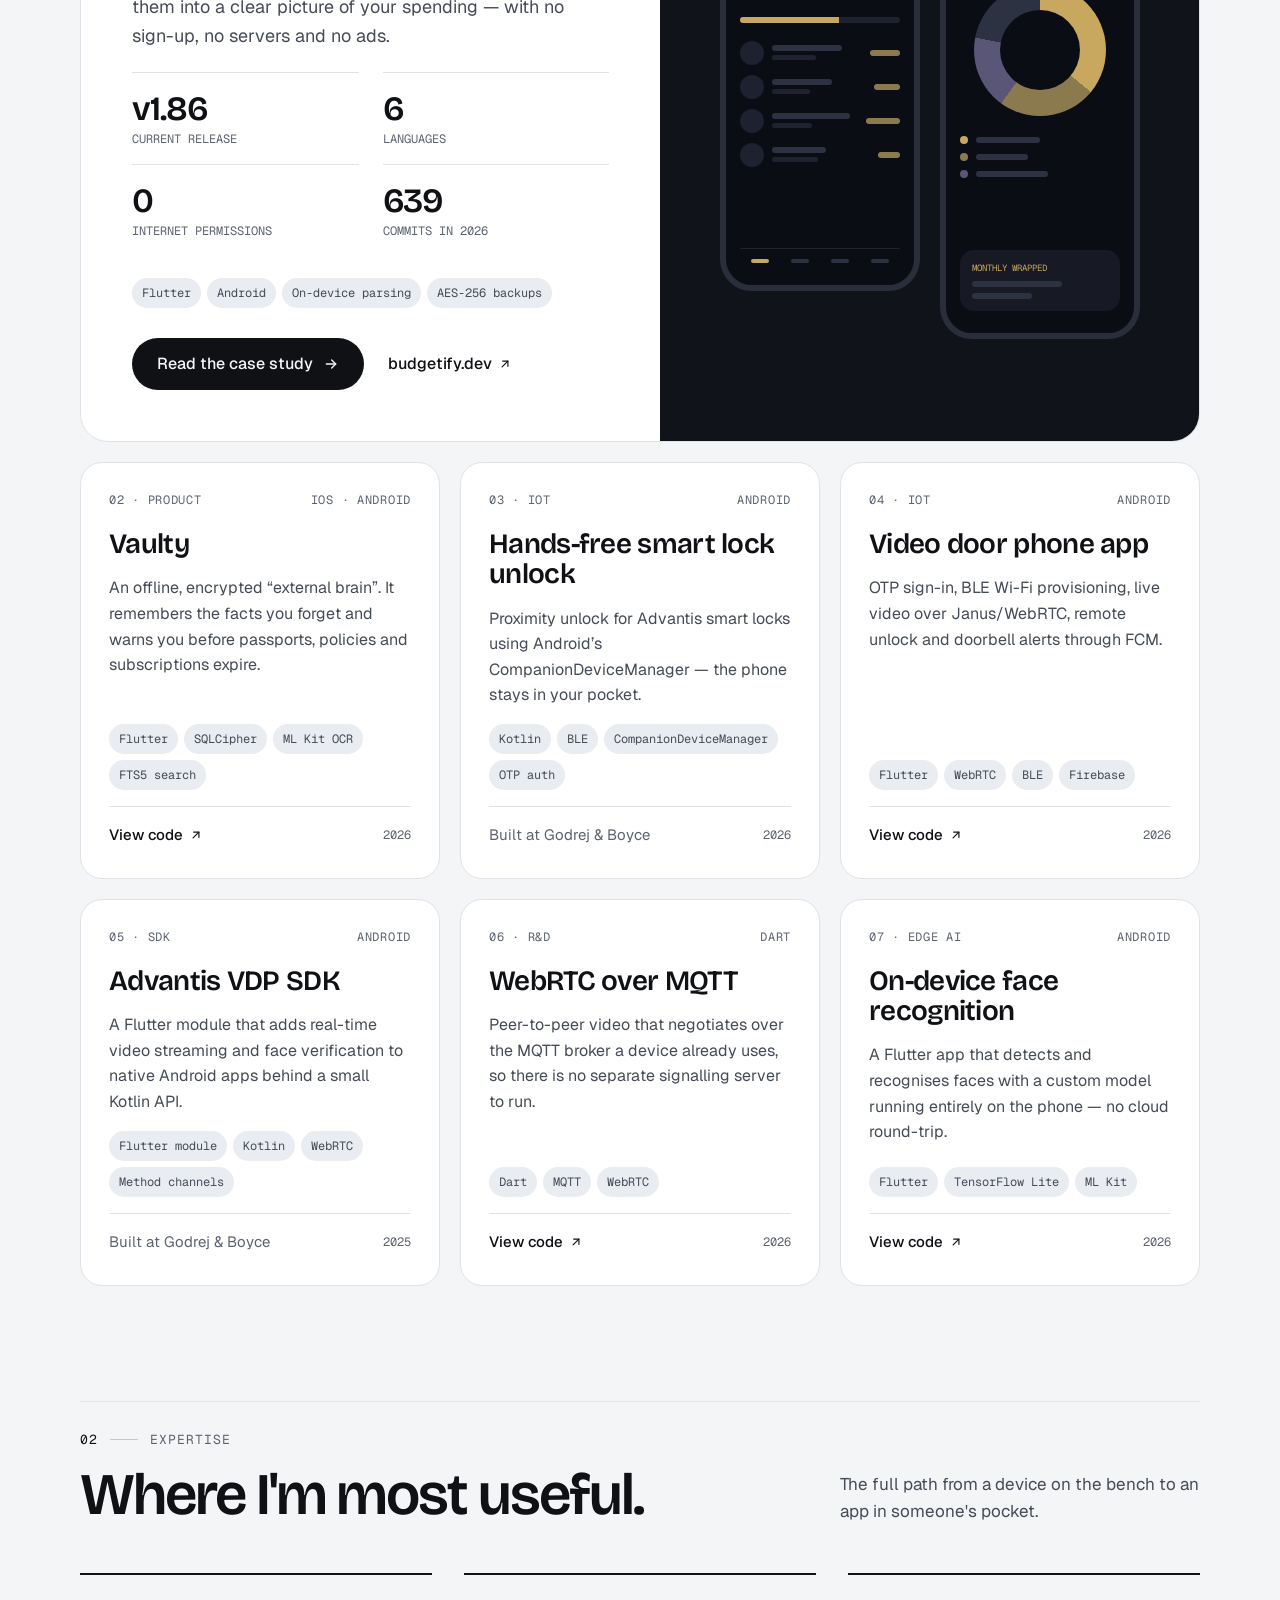
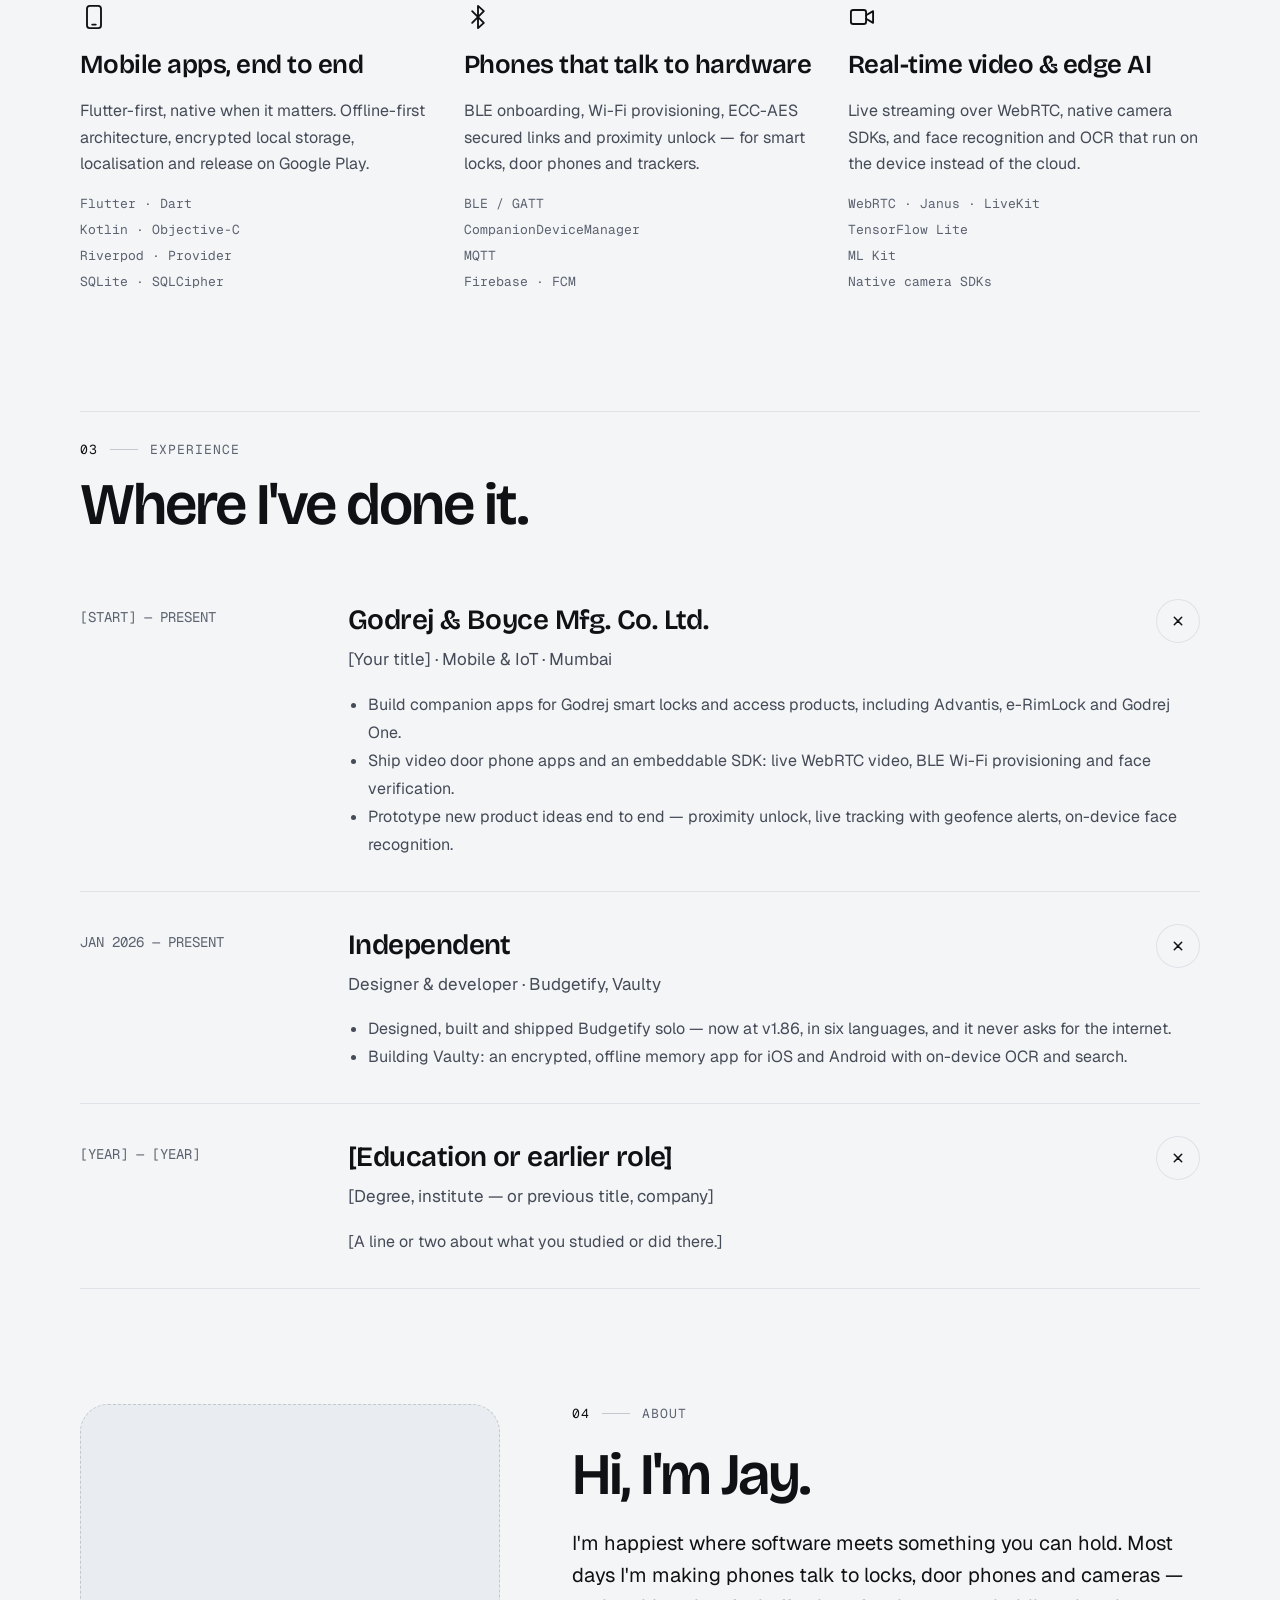
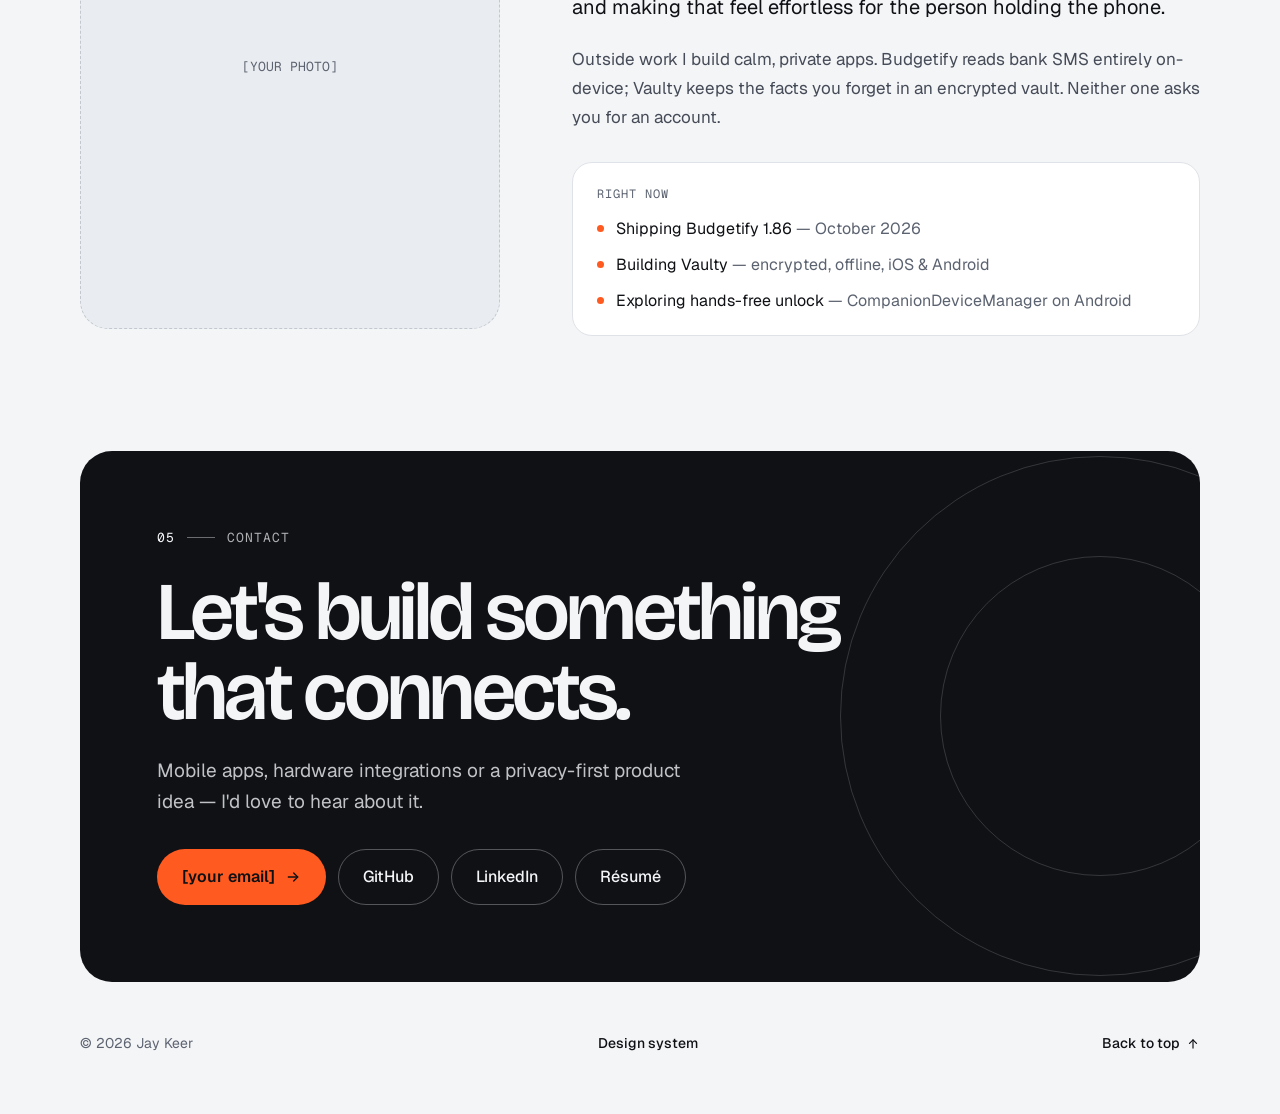
<file: archive/signal/index.html>
<!doctype html>
<html lang="en">
<head>
<meta charset="utf-8">
<meta name="viewport" content="width=device-width, initial-scale=1">
<title>Jay Keer — Mobile &amp; IoT engineer</title>
<meta name="description" content="Jay Keer is a Flutter and native mobile engineer in Mumbai who builds apps that talk to hardware — smart locks, video door phones and cameras — and ships offline-first apps of his own.">
<meta name="theme-color" content="#F4F5F7">
<script>
(function () {
  var d = document.documentElement, t = null, a = null;
  try {
    var p = new URLSearchParams(location.search);
    if (p.get('theme')) localStorage.setItem('jk-theme', p.get('theme'));
    if (p.get('accent')) localStorage.setItem('jk-accent', p.get('accent'));
    t = localStorage.getItem('jk-theme'); a = localStorage.getItem('jk-accent');
  } catch (e) {
    var q = new URLSearchParams(location.search); t = q.get('theme'); a = q.get('accent');
  }
  if (t !== 'light' && t !== 'dark') t = matchMedia('(prefers-color-scheme: dark)').matches ? 'dark' : 'light';
  d.dataset.theme = t;
  if (['cobalt', 'mint', 'champagne'].indexOf(a) > -1) d.dataset.accent = a;
})();
</script>
<link rel="preconnect" href="https://fonts.googleapis.com">
<link rel="preconnect" href="https://fonts.gstatic.com" crossorigin>
<link rel="stylesheet" href="https://fonts.googleapis.com/css2?family=Bricolage+Grotesque:opsz,wght@12..96,500..700&family=Geist:wght@400;500;600&family=Geist+Mono:wght@400;500&display=swap">
<link rel="stylesheet" href="assets/site.css">
<script src="assets/site.js" defer></script>
</head>
<body>
<a class="skip" href="#main">Skip to content</a>

<header class="site-header">
  <div class="wrap site-header__bar">
    <a class="brand" href="#top" aria-label="Jay Keer, home"><span class="led"></span>Jay Keer</a>
    <nav class="nav-links" aria-label="Primary">
      <a href="#work">Work</a>
      <a href="#expertise">Expertise</a>
      <a href="#experience">Experience</a>
      <a href="#about">About</a>
      <a href="#contact">Contact</a>
    </nav>
    <div class="header-actions">
      <button class="icon-btn" type="button" data-theme-toggle aria-label="Switch theme">
        <svg class="icon-moon" width="18" height="18" viewBox="0 0 24 24" fill="none" stroke="currentColor" stroke-width="1.8" stroke-linecap="round" stroke-linejoin="round" aria-hidden="true"><path d="M20.5 13.2A8.5 8.5 0 1 1 10.8 3.5a6.6 6.6 0 0 0 9.7 9.7z"/></svg>
        <svg class="icon-sun" width="18" height="18" viewBox="0 0 24 24" fill="none" stroke="currentColor" stroke-width="1.8" stroke-linecap="round" stroke-linejoin="round" aria-hidden="true"><circle cx="12" cy="12" r="4"/><path d="M12 2v2M12 20v2M4.9 4.9l1.4 1.4M17.7 17.7l1.4 1.4M2 12h2M20 12h2M4.9 19.1l1.4-1.4M17.7 6.3l1.4-1.4"/></svg>
      </button>
      <a class="btn btn--primary btn--sm header-cta" href="#contact">Résumé
        <svg width="16" height="16" viewBox="0 0 24 24" fill="none" stroke="currentColor" stroke-width="2" stroke-linecap="round" stroke-linejoin="round" aria-hidden="true"><path d="M12 4v11"/><path d="M7 10.5l5 5 5-5"/><path d="M5 20h14"/></svg>
      </a>
      <button class="icon-btn burger" type="button" aria-expanded="false" aria-controls="mnav" aria-label="Open menu">
        <svg class="icon-menu" width="18" height="18" viewBox="0 0 24 24" fill="none" stroke="currentColor" stroke-width="2" stroke-linecap="round" aria-hidden="true"><path d="M4 8h16M4 16h16"/></svg>
        <svg class="icon-close" width="18" height="18" viewBox="0 0 24 24" fill="none" stroke="currentColor" stroke-width="2" stroke-linecap="round" aria-hidden="true"><path d="M6 6l12 12M18 6L6 18"/></svg>
      </button>
    </div>
  </div>
  <nav class="mnav" id="mnav" aria-label="Mobile">
    <a href="#work">Work<span>01</span></a>
    <a href="#expertise">Expertise<span>02</span></a>
    <a href="#experience">Experience<span>03</span></a>
    <a href="#about">About<span>04</span></a>
    <a href="#contact">Contact<span>05</span></a>
  </nav>
</header>

<main id="main">
<span id="top"></span>

<section class="hero" aria-label="Introduction">
  <div class="wrap hero__grid">
    <div class="hero__copy">
      <p class="pill"><span class="led led--sm"></span>Mobile &amp; IoT engineer · Mumbai, India</p>
      <h1 class="hero__title">I build apps that talk to <span class="mark">hardware</span>.</h1>
      <p class="hero__lede">Flutter and native engineer at Godrej &amp; Boyce, connecting phones to smart locks, video door phones and cameras over BLE, Wi-Fi and WebRTC. On my own time I ship offline-first apps that keep your data on your device.</p>
      <div class="hero__ctas">
        <a class="btn btn--primary" href="#work">See selected work
          <svg width="16" height="16" viewBox="0 0 24 24" fill="none" stroke="currentColor" stroke-width="2" stroke-linecap="round" stroke-linejoin="round" aria-hidden="true"><path d="M5 12h14"/><path d="M13 6l6 6-6 6"/></svg>
        </a>
        <a class="btn btn--secondary" href="#contact">Get in touch</a>
      </div>
      <div class="hero__links">
        <a class="link" href="https://github.com/Yolo-cell-hash" target="_blank" rel="noopener">GitHub
          <svg width="14" height="14" viewBox="0 0 24 24" fill="none" stroke="currentColor" stroke-width="2" stroke-linecap="round" stroke-linejoin="round" aria-hidden="true"><path d="M7 17L17 7"/><path d="M8 7h9v9"/></svg>
        </a>
        <a class="link" href="#contact">LinkedIn [URL]
          <svg width="14" height="14" viewBox="0 0 24 24" fill="none" stroke="currentColor" stroke-width="2" stroke-linecap="round" stroke-linejoin="round" aria-hidden="true"><path d="M7 17L17 7"/><path d="M8 7h9v9"/></svg>
        </a>
        <a class="link" href="#contact">Résumé [PDF]
          <svg width="14" height="14" viewBox="0 0 24 24" fill="none" stroke="currentColor" stroke-width="2" stroke-linecap="round" stroke-linejoin="round" aria-hidden="true"><path d="M12 4v11"/><path d="M7 10.5l5 5 5-5"/><path d="M5 20h14"/></svg>
        </a>
      </div>
    </div>

    <div class="hero__visual">
      <span class="ring ring--1" aria-hidden="true"></span>
      <span class="ring ring--2" aria-hidden="true"></span>
      <span class="ring ring--3" aria-hidden="true"></span>
      <div class="readout">
        <div class="readout__head">
          <span class="readout__status"><span class="led led--sm"></span>CONNECTED</span>
          <span class="readout__id"><span class="bars" aria-hidden="true"><i></i><i></i><i></i><i></i></span>jay.keer</span>
        </div>
        <dl>
          <div><dt>ROLE</dt><dd>Mobile &amp; IoT engineer</dd></div>
          <div><dt>AT</dt><dd>Godrej &amp; Boyce</dd></div>
          <div><dt>STACK</dt><dd>Flutter · Dart · Kotlin</dd></div>
          <div><dt>SPEAKS</dt><dd>BLE · Wi-Fi · WebRTC · MQTT</dd></div>
          <div><dt>SHIPPED</dt><dd>Budgetify v1.86</dd></div>
          <div><dt>BUILDING</dt><dd>Vaulty — iOS &amp; Android</dd></div>
        </dl>
        <div class="readout__foot"><span>MUMBAI · UTC+5:30</span><span>58 PUBLIC REPOS</span></div>
      </div>
    </div>
  </div>
</section>

<section class="strip" aria-label="Tools I use">
  <div class="wrap strip__inner">
    <span class="strip__label">Daily drivers</span>
    <ul class="strip__list">
      <li>Flutter</li><li>Dart</li><li>Kotlin</li><li>Objective-C</li><li>BLE / GATT</li><li>WebRTC</li><li>MQTT</li><li>Firebase</li><li>SQLCipher</li><li>TensorFlow Lite</li><li>ML Kit</li>
    </ul>
  </div>
</section>

<section class="section" id="work">
  <div class="wrap">
    <div class="section-head">
      <div class="section-head__main">
        <p class="eyebrow"><b>01</b><i></i>Selected work</p>
        <h2 class="section-title">Products I own, and the hardware I make them talk to.</h2>
      </div>
      <p class="section-head__aside">Two apps of my own, and a selection of the IoT, video and SDK work I do at Godrej &amp; Boyce.</p>
    </div>

    <div class="filters" role="group" aria-label="Filter projects">
      <button class="filter" type="button" data-filter="all" aria-pressed="true">All <span>7</span></button>
      <button class="filter" type="button" data-filter="product" aria-pressed="false">Products <span>2</span></button>
      <button class="filter" type="button" data-filter="iot" aria-pressed="false">IoT &amp; Hardware <span>3</span></button>
      <button class="filter" type="button" data-filter="sdk" aria-pressed="false">SDKs &amp; R&amp;D <span>2</span></button>
    </div>
    <p class="sr-only" aria-live="polite" data-filter-status></p>

    <article class="card featured" data-cat="product">
      <div class="featured__body">
        <p class="meta"><span><span class="dot"></span>Featured · Product</span><span>2026 — now</span></p>
        <h3 class="featured__title">Budgetify</h3>
        <p class="featured__desc">A private, offline budget tracker. It reads the bank SMS already on your phone, parses them on-device and turns them into a clear picture of your spending — with no sign-up, no servers and no ads.</p>
        <div class="stats">
          <div class="stat"><div class="stat__v">v1.86</div><div class="stat__l">Current release</div></div>
          <div class="stat"><div class="stat__v">6</div><div class="stat__l">Languages</div></div>
          <div class="stat"><div class="stat__v">0</div><div class="stat__l">Internet permissions</div></div>
          <div class="stat"><div class="stat__v">639</div><div class="stat__l">Commits in 2026</div></div>
        </div>
        <div class="tags"><span class="tag">Flutter</span><span class="tag">Android</span><span class="tag">On-device parsing</span><span class="tag">AES-256 backups</span></div>
        <div class="featured__actions">
          <a class="btn btn--primary stretch" href="budgetify.html">Read the case study
            <svg width="16" height="16" viewBox="0 0 24 24" fill="none" stroke="currentColor" stroke-width="2" stroke-linecap="round" stroke-linejoin="round" aria-hidden="true"><path d="M5 12h14"/><path d="M13 6l6 6-6 6"/></svg>
          </a>
          <a class="link" href="https://budgetify.dev" target="_blank" rel="noopener">budgetify.dev
            <svg width="14" height="14" viewBox="0 0 24 24" fill="none" stroke="currentColor" stroke-width="2" stroke-linecap="round" stroke-linejoin="round" aria-hidden="true"><path d="M7 17L17 7"/><path d="M8 7h9v9"/></svg>
          </a>
        </div>
      </div>
      <div class="featured__art" aria-hidden="true">
        <div class="phone phone--up">
          <div class="ph-label"><span>OCTOBER</span><span class="ph-avatar"></span></div>
          <div class="ph-small">Spent this month</div>
          <div class="ph-amount">₹ ••,•••</div>
          <div class="ph-progress"><i style="width:62%"></i></div>
          <div class="ph-rows">
            <div class="ph-row"><span class="c"></span><span class="t"><span class="ph-bar" style="width:70px"></span><span class="ph-bar ph-bar--dim" style="width:44px"></span></span><span class="ph-bar ph-bar--gold" style="width:30px"></span></div>
            <div class="ph-row"><span class="c"></span><span class="t"><span class="ph-bar" style="width:60px"></span><span class="ph-bar ph-bar--dim" style="width:38px"></span></span><span class="ph-bar ph-bar--gold" style="width:26px"></span></div>
            <div class="ph-row"><span class="c"></span><span class="t"><span class="ph-bar" style="width:78px"></span><span class="ph-bar ph-bar--dim" style="width:40px"></span></span><span class="ph-bar ph-bar--gold" style="width:34px"></span></div>
            <div class="ph-row"><span class="c"></span><span class="t"><span class="ph-bar" style="width:54px"></span><span class="ph-bar ph-bar--dim" style="width:46px"></span></span><span class="ph-bar ph-bar--gold" style="width:22px"></span></div>
          </div>
          <div class="ph-tabs"><i></i><i></i><i></i><i></i></div>
        </div>
        <div class="phone phone--down">
          <div class="ph-label"><span>BY CATEGORY</span></div>
          <div class="donut"></div>
          <div class="legend">
            <div><b style="background:#C8A75E"></b><span class="ph-bar" style="width:64px"></span></div>
            <div><b style="background:#8C7A4F"></b><span class="ph-bar" style="width:52px"></span></div>
            <div><b style="background:#5A5677"></b><span class="ph-bar" style="width:72px"></span></div>
          </div>
          <div class="ph-card"><small>MONTHLY WRAPPED</small><span class="ph-bar" style="width:90px"></span><span class="ph-bar" style="width:60px"></span></div>
        </div>
      </div>
    </article>

    <div class="grid">
      <article class="card project" data-cat="product">
        <p class="meta"><span>02 · Product</span><span>iOS · Android</span></p>
        <h3 class="project__title">Vaulty</h3>
        <p class="project__desc">An offline, encrypted “external brain”. It remembers the facts you forget and warns you before passports, policies and subscriptions expire.</p>
        <div class="tags"><span class="tag">Flutter</span><span class="tag">SQLCipher</span><span class="tag">ML Kit OCR</span><span class="tag">FTS5 search</span></div>
        <div class="project__foot">
          <a class="stretch" href="https://github.com/Yolo-cell-hash/vaulty" target="_blank" rel="noopener">View code
            <svg width="14" height="14" viewBox="0 0 24 24" fill="none" stroke="currentColor" stroke-width="2" stroke-linecap="round" stroke-linejoin="round" aria-hidden="true"><path d="M7 17L17 7"/><path d="M8 7h9v9"/></svg>
          </a>
          <span class="year">2026</span>
        </div>
      </article>
      <article class="card project" data-cat="iot">
        <p class="meta"><span>03 · IoT</span><span>Android</span></p>
        <h3 class="project__title">Hands-free smart lock unlock</h3>
        <p class="project__desc">Proximity unlock for Advantis smart locks using Android’s CompanionDeviceManager — the phone stays in your pocket.</p>
        <div class="tags"><span class="tag">Kotlin</span><span class="tag">BLE</span><span class="tag">CompanionDeviceManager</span><span class="tag">OTP auth</span></div>
        <div class="project__foot"><span class="note">Built at Godrej &amp; Boyce</span><span class="year">2026</span></div>
      </article>
      <article class="card project" data-cat="iot">
        <p class="meta"><span>04 · IoT</span><span>Android</span></p>
        <h3 class="project__title">Video door phone app</h3>
        <p class="project__desc">OTP sign-in, BLE Wi-Fi provisioning, live video over Janus/WebRTC, remote unlock and doorbell alerts through FCM.</p>
        <div class="tags"><span class="tag">Flutter</span><span class="tag">WebRTC</span><span class="tag">BLE</span><span class="tag">Firebase</span></div>
        <div class="project__foot">
          <a class="stretch" href="https://github.com/Yolo-cell-hash/vdb_rpiOs" target="_blank" rel="noopener">View code
            <svg width="14" height="14" viewBox="0 0 24 24" fill="none" stroke="currentColor" stroke-width="2" stroke-linecap="round" stroke-linejoin="round" aria-hidden="true"><path d="M7 17L17 7"/><path d="M8 7h9v9"/></svg>
          </a>
          <span class="year">2026</span>
        </div>
      </article>
      <article class="card project" data-cat="sdk">
        <p class="meta"><span>05 · SDK</span><span>Android</span></p>
        <h3 class="project__title">Advantis VDP SDK</h3>
        <p class="project__desc">A Flutter module that adds real-time video streaming and face verification to native Android apps behind a small Kotlin API.</p>
        <div class="tags"><span class="tag">Flutter module</span><span class="tag">Kotlin</span><span class="tag">WebRTC</span><span class="tag">Method channels</span></div>
        <div class="project__foot"><span class="note">Built at Godrej &amp; Boyce</span><span class="year">2025</span></div>
      </article>
      <article class="card project" data-cat="sdk">
        <p class="meta"><span>06 · R&amp;D</span><span>Dart</span></p>
        <h3 class="project__title">WebRTC over MQTT</h3>
        <p class="project__desc">Peer-to-peer video that negotiates over the MQTT broker a device already uses, so there is no separate signalling server to run.</p>
        <div class="tags"><span class="tag">Dart</span><span class="tag">MQTT</span><span class="tag">WebRTC</span></div>
        <div class="project__foot">
          <a class="stretch" href="https://github.com/Yolo-cell-hash/mqtt-webrtc" target="_blank" rel="noopener">View code
            <svg width="14" height="14" viewBox="0 0 24 24" fill="none" stroke="currentColor" stroke-width="2" stroke-linecap="round" stroke-linejoin="round" aria-hidden="true"><path d="M7 17L17 7"/><path d="M8 7h9v9"/></svg>
          </a>
          <span class="year">2026</span>
        </div>
      </article>
      <article class="card project" data-cat="iot">
        <p class="meta"><span>07 · Edge AI</span><span>Android</span></p>
        <h3 class="project__title">On-device face recognition</h3>
        <p class="project__desc">A Flutter app that detects and recognises faces with a custom model running entirely on the phone — no cloud round-trip.</p>
        <div class="tags"><span class="tag">Flutter</span><span class="tag">TensorFlow Lite</span><span class="tag">ML Kit</span></div>
        <div class="project__foot">
          <a class="stretch" href="https://github.com/Yolo-cell-hash/native-face-recognition-integration-flutter" target="_blank" rel="noopener">View code
            <svg width="14" height="14" viewBox="0 0 24 24" fill="none" stroke="currentColor" stroke-width="2" stroke-linecap="round" stroke-linejoin="round" aria-hidden="true"><path d="M7 17L17 7"/><path d="M8 7h9v9"/></svg>
          </a>
          <span class="year">2026</span>
        </div>
      </article>
    </div>
    <button class="btn btn--secondary show-all" type="button">Show all projects
      <svg width="16" height="16" viewBox="0 0 24 24" fill="none" stroke="currentColor" stroke-width="2" stroke-linecap="round" stroke-linejoin="round" aria-hidden="true"><path d="M6 9l6 6 6-6"/></svg>
    </button>
  </div>
</section>

<section class="section" id="expertise">
  <div class="wrap">
    <div class="section-head">
      <div class="section-head__main">
        <p class="eyebrow"><b>02</b><i></i>Expertise</p>
        <h2 class="section-title">Where I'm most useful.</h2>
      </div>
      <p class="section-head__aside">The full path from a device on the bench to an app in someone's pocket.</p>
    </div>
    <div class="expertise">
      <div class="skill">
        <svg width="28" height="28" viewBox="0 0 24 24" fill="none" stroke="currentColor" stroke-width="1.6" stroke-linecap="round" stroke-linejoin="round" aria-hidden="true"><rect x="6" y="2.5" width="12" height="19" rx="2.5"/><path d="M10.5 18.5h3"/></svg>
        <h3>Mobile apps, end to end</h3>
        <p>Flutter-first, native when it matters. Offline-first architecture, encrypted local storage, localisation and release on Google Play.</p>
        <ul class="skill__tools"><li>Flutter · Dart</li><li>Kotlin · Objective-C</li><li>Riverpod · Provider</li><li>SQLite · SQLCipher</li></ul>
      </div>
      <div class="skill">
        <svg width="28" height="28" viewBox="0 0 24 24" fill="none" stroke="currentColor" stroke-width="1.6" stroke-linecap="round" stroke-linejoin="round" aria-hidden="true"><path d="M7 7l10 10-5 4.5v-19L17 7 7 17"/></svg>
        <h3>Phones that talk to hardware</h3>
        <p>BLE onboarding, Wi-Fi provisioning, ECC-AES secured links and proximity unlock — for smart locks, door phones and trackers.</p>
        <ul class="skill__tools"><li>BLE / GATT</li><li>CompanionDeviceManager</li><li>MQTT</li><li>Firebase · FCM</li></ul>
      </div>
      <div class="skill">
        <svg width="28" height="28" viewBox="0 0 24 24" fill="none" stroke="currentColor" stroke-width="1.6" stroke-linecap="round" stroke-linejoin="round" aria-hidden="true"><rect x="2.5" y="6" width="13" height="12" rx="2"/><path d="M15.5 10.5l6-3.5v10l-6-3.5"/></svg>
        <h3>Real-time video &amp; edge AI</h3>
        <p>Live streaming over WebRTC, native camera SDKs, and face recognition and OCR that run on the device instead of the cloud.</p>
        <ul class="skill__tools"><li>WebRTC · Janus · LiveKit</li><li>TensorFlow Lite</li><li>ML Kit</li><li>Native camera SDKs</li></ul>
      </div>
    </div>
  </div>
</section>

<section class="section" id="experience">
  <div class="wrap">
    <div class="section-head">
      <div class="section-head__main">
        <p class="eyebrow"><b>03</b><i></i>Experience</p>
        <h2 class="section-title">Where I've done it.</h2>
      </div>
    </div>
    <div class="xp">
      <details open>
        <summary>
          <span class="xp__date">[Start] — Present</span>
          <span class="xp__head">
            <span><span class="xp__org">Godrej &amp; Boyce Mfg. Co. Ltd.</span><span class="xp__role" style="display:block">[Your title] · Mobile &amp; IoT · Mumbai</span></span>
            <span class="xp__toggle" aria-hidden="true"><svg width="18" height="18" viewBox="0 0 24 24" fill="none" stroke="currentColor" stroke-width="2" stroke-linecap="round"><path d="M12 5v14M5 12h14"/></svg></span>
          </span>
        </summary>
        <div class="xp__body">
          <ul>
            <li>Build companion apps for Godrej smart locks and access products, including Advantis, e-RimLock and Godrej One.</li>
            <li>Ship video door phone apps and an embeddable SDK: live WebRTC video, BLE Wi-Fi provisioning and face verification.</li>
            <li>Prototype new product ideas end to end — proximity unlock, live tracking with geofence alerts, on-device face recognition.</li>
          </ul>
        </div>
      </details>
      <details open>
        <summary>
          <span class="xp__date">Jan 2026 — Present</span>
          <span class="xp__head">
            <span><span class="xp__org">Independent</span><span class="xp__role" style="display:block">Designer &amp; developer · Budgetify, Vaulty</span></span>
            <span class="xp__toggle" aria-hidden="true"><svg width="18" height="18" viewBox="0 0 24 24" fill="none" stroke="currentColor" stroke-width="2" stroke-linecap="round"><path d="M12 5v14M5 12h14"/></svg></span>
          </span>
        </summary>
        <div class="xp__body">
          <ul>
            <li>Designed, built and shipped Budgetify solo — now at v1.86, in six languages, and it never asks for the internet.</li>
            <li>Building Vaulty: an encrypted, offline memory app for iOS and Android with on-device OCR and search.</li>
          </ul>
        </div>
      </details>
      <details open>
        <summary>
          <span class="xp__date">[Year] — [Year]</span>
          <span class="xp__head">
            <span><span class="xp__org">[Education or earlier role]</span><span class="xp__role" style="display:block">[Degree, institute — or previous title, company]</span></span>
            <span class="xp__toggle" aria-hidden="true"><svg width="18" height="18" viewBox="0 0 24 24" fill="none" stroke="currentColor" stroke-width="2" stroke-linecap="round"><path d="M12 5v14M5 12h14"/></svg></span>
          </span>
        </summary>
        <div class="xp__body"><p>[A line or two about what you studied or did there.]</p></div>
      </details>
    </div>
  </div>
</section>

<section class="section" id="about">
  <div class="wrap about">
    <div class="photo" role="img" aria-label="Photo placeholder">[YOUR PHOTO]</div>
    <div class="about__copy">
      <p class="eyebrow"><b>04</b><i></i>About</p>
      <h2 class="section-title" style="margin-top:0">Hi, I'm Jay.</h2>
      <p class="about__lead">I'm happiest where software meets something you can hold. Most days I'm making phones talk to locks, door phones and cameras — and making that feel effortless for the person holding the phone.</p>
      <p class="about__body">Outside work I build calm, private apps. Budgetify reads bank SMS entirely on-device; Vaulty keeps the facts you forget in an encrypted vault. Neither one asks you for an account.</p>
      <div class="now">
        <p class="now__label">RIGHT NOW</p>
        <ul>
          <li><p>Shipping Budgetify 1.86 <span>— October 2026</span></p></li>
          <li><p>Building Vaulty <span>— encrypted, offline, iOS &amp; Android</span></p></li>
          <li><p>Exploring hands-free unlock <span>— CompanionDeviceManager on Android</span></p></li>
        </ul>
      </div>
    </div>
  </div>
</section>

<section class="section" id="contact">
  <div class="wrap">
    <div class="contact">
      <span class="ring ring--1" aria-hidden="true"></span>
      <span class="ring ring--2" aria-hidden="true"></span>
      <div class="contact__inner">
        <p class="eyebrow"><b>05</b><i></i>Contact</p>
        <h2 class="contact__title">Let's build something that connects.</h2>
        <p class="contact__lede">Mobile apps, hardware integrations or a privacy-first product idea — I'd love to hear about it.</p>
        <div class="contact__actions">
          <a class="btn btn--accent" href="#contact">[your email]
            <svg width="16" height="16" viewBox="0 0 24 24" fill="none" stroke="currentColor" stroke-width="2" stroke-linecap="round" stroke-linejoin="round" aria-hidden="true"><path d="M5 12h14"/><path d="M13 6l6 6-6 6"/></svg>
          </a>
          <a class="btn btn--inverse" href="https://github.com/Yolo-cell-hash" target="_blank" rel="noopener">GitHub</a>
          <a class="btn btn--inverse" href="#contact">LinkedIn</a>
          <a class="btn btn--inverse" href="#contact">Résumé</a>
        </div>
      </div>
    </div>
    <footer class="site-footer">
      <span>© 2026 Jay Keer</span>
      <a href="styleguide.html">Design system</a>
      <a class="link" href="#top">Back to top
        <svg width="14" height="14" viewBox="0 0 24 24" fill="none" stroke="currentColor" stroke-width="2" stroke-linecap="round" stroke-linejoin="round" aria-hidden="true"><path d="M12 19V5"/><path d="M6 11l6-6 6 6"/></svg>
      </a>
    </footer>
  </div>
</section>
</main>
</body>
</html>
</file>
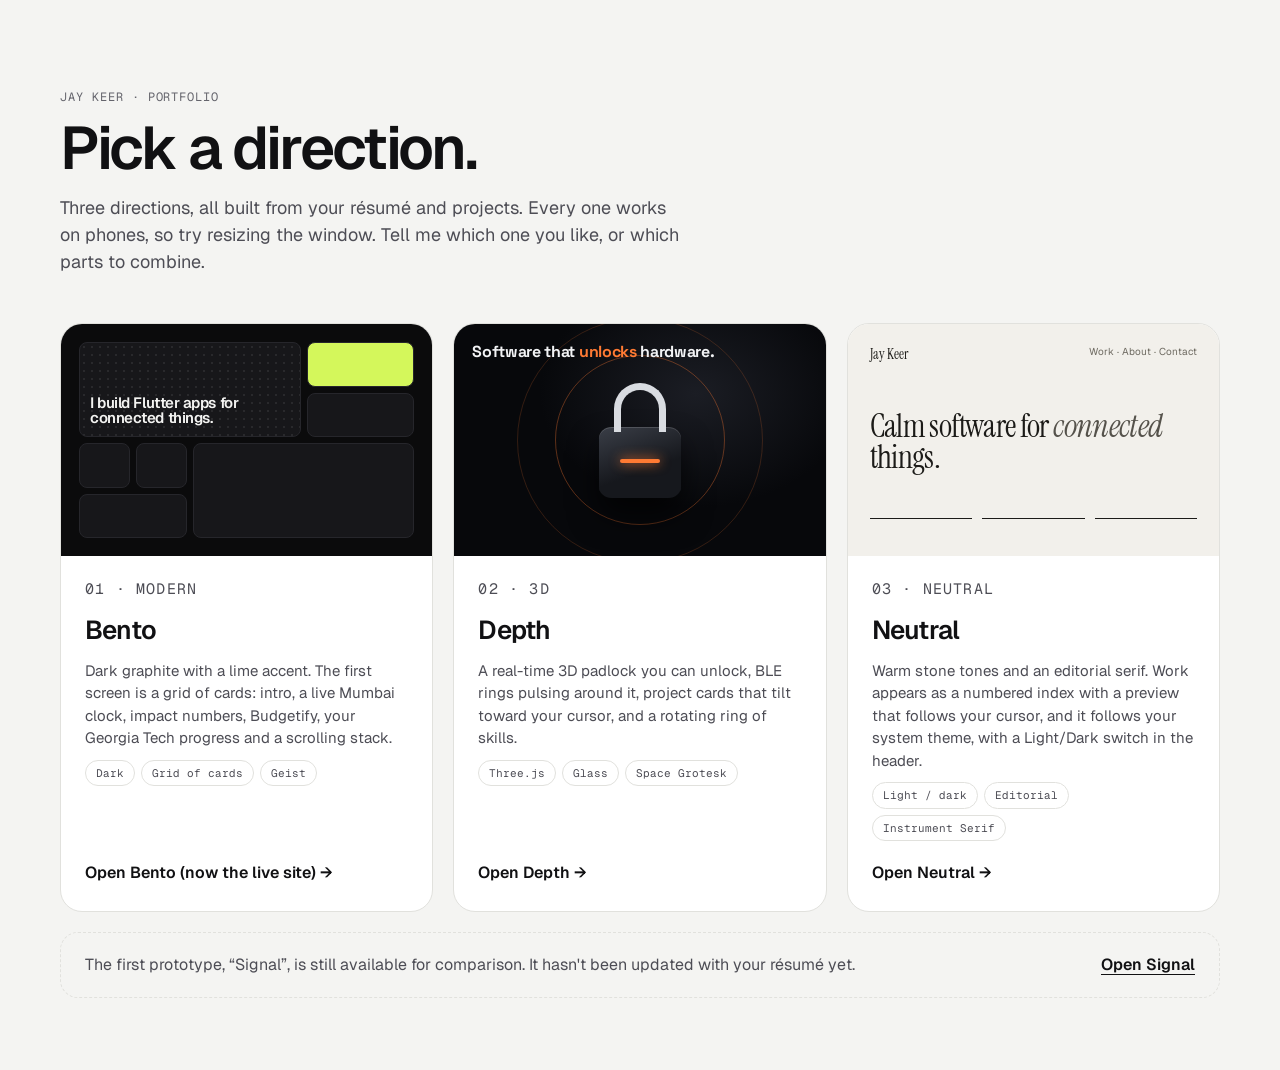
<file: archive/variants/index.html>
<!doctype html>
<html lang="en">
<head>
<meta charset="utf-8">
<meta name="viewport" content="width=device-width, initial-scale=1">
<title>Portfolio variants — Jay Keer</title>
<meta name="robots" content="noindex">
<link rel="preconnect" href="https://fonts.googleapis.com">
<link rel="preconnect" href="https://fonts.gstatic.com" crossorigin>
<link rel="stylesheet" href="https://fonts.googleapis.com/css2?family=Geist:wght@400;500;600&family=Geist+Mono:wght@400;500&family=Instrument+Serif&family=Space+Grotesk:wght@600&display=swap">
<style>
:root { --bg: #F4F4F2; --card: #FFFFFF; --ink: #111113; --ink2: #4D4D55; --muted: #64646C; --line: #E1E1DD; color-scheme: light; }
@media (prefers-color-scheme: dark) { :root { --bg: #0E0E10; --card: #17171A; --ink: #F2F2F0; --ink2: #B0B0B8; --muted: #8E8E97; --line: #2A2A2F; color-scheme: dark; } }
*, *::before, *::after { box-sizing: border-box; }
body { margin: 0; background: var(--bg); color: var(--ink); font-family: 'Geist', system-ui, sans-serif; line-height: 1.5; -webkit-font-smoothing: antialiased; }
h1, h2, p { margin: 0; }
a { color: inherit; text-decoration: none; }
:focus-visible { outline: 2px solid var(--ink); outline-offset: 4px; }
.wrap { max-width: 1240px; margin: 0 auto; padding: clamp(32px, 6vw, 72px) clamp(16px, 4vw, 40px); }
.label { font-family: 'Geist Mono', monospace; font-size: 12px; letter-spacing: .08em; text-transform: uppercase; color: var(--muted); }
header h1 { margin-top: 12px; font-size: clamp(36px, 5vw, 60px); font-weight: 600; letter-spacing: -.04em; line-height: 1; }
header p { margin-top: 16px; max-width: 620px; font-size: 18px; color: var(--ink2); }
.grid { display: grid; grid-template-columns: repeat(auto-fit, minmax(min(100%, 340px), 1fr)); gap: 20px; margin-top: 48px; }
.v { position: relative; display: flex; flex-direction: column; border-radius: 22px; border: 1px solid var(--line); background: var(--card); overflow: hidden; transition: transform .2s ease, border-color .2s ease; }
.v:hover { transform: translateY(-4px); border-color: var(--ink2); }
.v__body { display: flex; flex-direction: column; gap: 10px; padding: 22px 24px 26px; flex: 1; }
.v h2 { font-size: 26px; font-weight: 600; letter-spacing: -.03em; }
.v p { color: var(--ink2); font-size: 15px; }
.v .open { margin-top: auto; padding-top: 10px; font-weight: 600; display: inline-flex; align-items: center; gap: 8px; }
.v .open::after { content: ""; position: absolute; inset: 0; }
.tags { display: flex; flex-wrap: wrap; gap: 6px; }
.tag { padding: 4px 10px; border-radius: 999px; border: 1px solid var(--line); font-family: 'Geist Mono', monospace; font-size: 11px; color: var(--ink2); }
.thumb { aspect-ratio: 16 / 10; position: relative; overflow: hidden; }

/* bento thumb */
.th-bento { background: #0B0B0C; padding: 18px; display: grid; grid-template-columns: repeat(6, 1fr); grid-template-rows: repeat(4, 1fr); gap: 6px; }
.th-bento span { border-radius: 8px; background: #17171A; border: 1px solid #26262B; }
.th-bento span:nth-child(1) { grid-column: span 4; grid-row: span 2; background-image: radial-gradient(rgba(255,255,255,.08) 1px, transparent 1px); background-size: 8px 8px; position: relative; }
.th-bento span:nth-child(1)::after { content: "I build Flutter apps for connected things."; position: absolute; left: 10px; right: 10px; bottom: 10px; color: #F4F4F2; font-weight: 600; font-size: clamp(11px, 1.3vw, 15px); line-height: 1.05; letter-spacing: -.03em; }
.th-bento span:nth-child(2) { grid-column: span 2; background: #D4F75B; }
.th-bento span:nth-child(3) { grid-column: span 2; }
.th-bento span:nth-child(4), .th-bento span:nth-child(5) { grid-column: span 1; }
.th-bento span:nth-child(6) { grid-column: span 4; grid-row: span 2; }
.th-bento span:nth-child(7) { grid-column: span 2; }

/* depth thumb */
.th-depth { background: radial-gradient(60% 70% at 65% 30%, #1B1D24, #07080B 70%); display: grid; place-items: center; }
.th-depth .ring { position: absolute; border-radius: 50%; border: 1px solid rgba(255, 122, 51, .35); }
.th-depth .ring:nth-child(1) { width: 46%; aspect-ratio: 1; }
.th-depth .ring:nth-child(2) { width: 66%; aspect-ratio: 1; border-color: rgba(255, 122, 51, .18); }
.th-depth .lock { position: relative; width: 22%; aspect-ratio: 1.15; margin-top: 12%; border-radius: 16%; background: linear-gradient(160deg, #3A3E47, #16181D 60%); box-shadow: 0 18px 30px rgba(0, 0, 0, .7), inset 0 1px 0 rgba(255, 255, 255, .15); }
.th-depth .lock::before { content: ""; position: absolute; left: 18%; right: 18%; bottom: 92%; height: 70%; border: 7px solid #D9DCE1; border-bottom: 0; border-radius: 999px 999px 0 0; }
.th-depth .lock::after { content: ""; position: absolute; left: 25%; right: 25%; top: 46%; height: 4px; border-radius: 4px; background: #FF7A33; box-shadow: 0 0 12px #FF7A33; }
.th-depth b { position: absolute; left: 18px; top: 16px; font-family: 'Space Grotesk', sans-serif; color: #F2F3F5; font-size: clamp(12px, 1.4vw, 16px); letter-spacing: -.02em; }
.th-depth b em { font-style: normal; color: #FF7A33; }

/* neutral thumb */
.th-neutral { background: #F2F0EB; padding: 20px 22px; display: flex; flex-direction: column; justify-content: space-between; color: #1C1B18; }
.th-neutral .n-top { display: flex; justify-content: space-between; font-size: 10px; color: #6E6A61; }
.th-neutral .n-top b { font-family: 'Instrument Serif', serif; font-weight: 400; font-size: 14px; color: #1C1B18; }
.th-neutral h3 { margin: 0; font-family: 'Instrument Serif', serif; font-weight: 400; font-size: clamp(22px, 2.6vw, 32px); line-height: .95; letter-spacing: -.02em; }
.th-neutral h3 em { color: #55524B; }
.th-neutral .n-facts { display: grid; grid-template-columns: repeat(3, 1fr); gap: 10px; }
.th-neutral .n-facts i { height: 18px; border-top: 1px solid #1C1B18; }

.orig { margin-top: 20px; display: flex; flex-wrap: wrap; justify-content: space-between; align-items: center; gap: 12px 24px; padding: 20px 24px; border-radius: 18px; border: 1px dashed var(--line); color: var(--ink2); }
.orig a { font-weight: 600; color: var(--ink); text-decoration: underline; text-underline-offset: 4px; }
@media (prefers-reduced-motion: reduce) { .v { transition: none; } .v:hover { transform: none; } }
</style>
</head>
<body>
<div class="wrap">
  <header>
    <p class="label">Jay Keer · Portfolio</p>
    <h1>Pick a direction.</h1>
    <p>Three directions, all built from your résumé and projects. Every one works on phones, so try resizing the window. Tell me which one you like, or which parts to combine.</p>
  </header>

  <div class="grid">
    <article class="v">
      <div class="thumb th-bento" aria-hidden="true"><span></span><span></span><span></span><span></span><span></span><span></span><span></span></div>
      <div class="v__body">
        <p class="label">01 · Modern</p>
        <h2>Bento</h2>
        <p>Dark graphite with a lime accent. The first screen is a grid of cards: intro, a live Mumbai clock, impact numbers, Budgetify, your Georgia Tech progress and a scrolling stack.</p>
        <div class="tags"><span class="tag">Dark</span><span class="tag">Grid of cards</span><span class="tag">Geist</span></div>
        <a class="open" href="../../">Open Bento (now the live site) →</a>
      </div>
    </article>
    <article class="v">
      <div class="thumb th-depth" aria-hidden="true"><span class="ring"></span><span class="ring"></span><span class="lock"></span><b>Software that <em>unlocks</em> hardware.</b></div>
      <div class="v__body">
        <p class="label">02 · 3D</p>
        <h2>Depth</h2>
        <p>A real-time 3D padlock you can unlock, BLE rings pulsing around it, project cards that tilt toward your cursor, and a rotating ring of skills.</p>
        <div class="tags"><span class="tag">Three.js</span><span class="tag">Glass</span><span class="tag">Space Grotesk</span></div>
        <a class="open" href="depth/">Open Depth →</a>
      </div>
    </article>
    <article class="v">
      <div class="thumb th-neutral" aria-hidden="true"><div class="n-top"><b>Jay Keer</b><span>Work · About · Contact</span></div><h3>Calm software for <em>connected</em> things.</h3><div class="n-facts"><i></i><i></i><i></i></div></div>
      <div class="v__body">
        <p class="label">03 · Neutral</p>
        <h2>Neutral</h2>
        <p>Warm stone tones and an editorial serif. Work appears as a numbered index with a preview that follows your cursor, and it follows your system theme, with a Light/Dark switch in the header.</p>
        <div class="tags"><span class="tag">Light / dark</span><span class="tag">Editorial</span><span class="tag">Instrument Serif</span></div>
        <a class="open" href="neutral/">Open Neutral →</a>
      </div>
    </article>
  </div>

  <p class="orig"><span>The first prototype, “Signal”, is still available for comparison. It hasn't been updated with your résumé yet.</span><a href="../signal/">Open Signal</a></p>
</div>
</body>
</html>
</file>
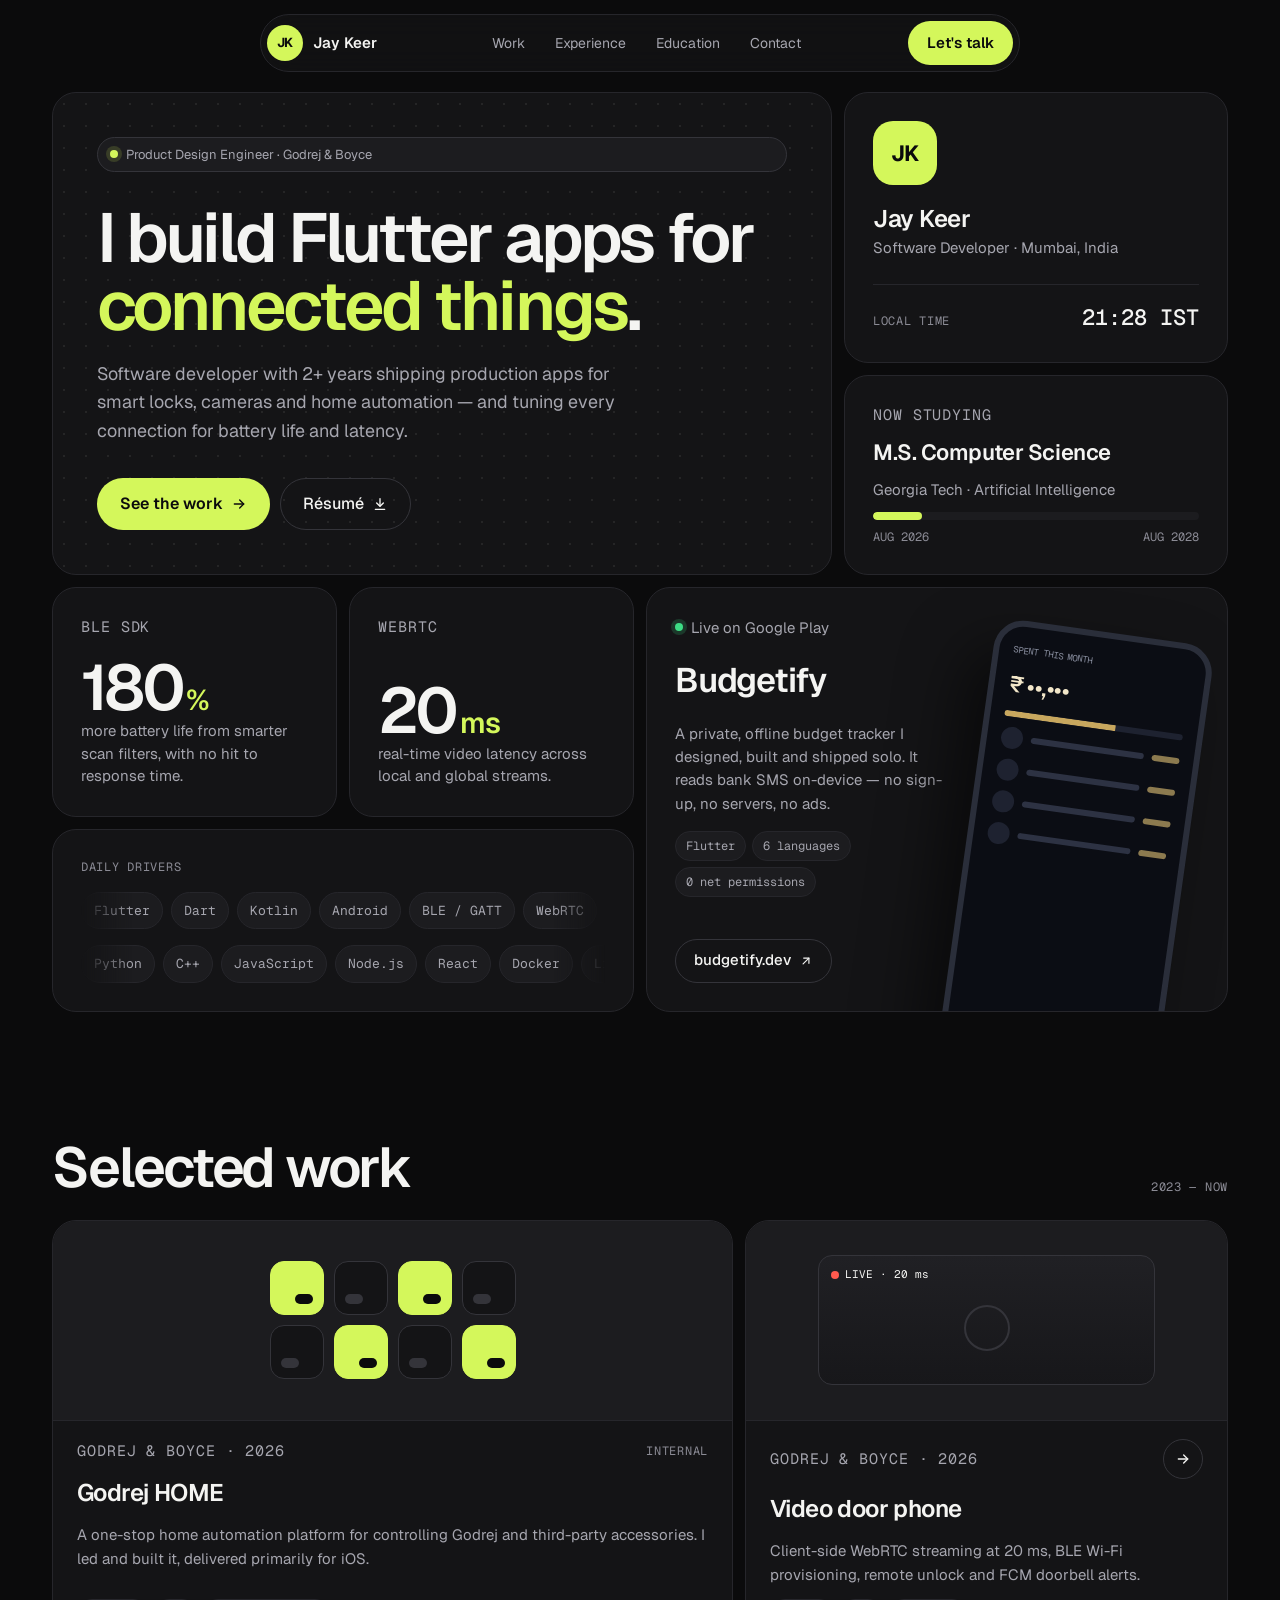
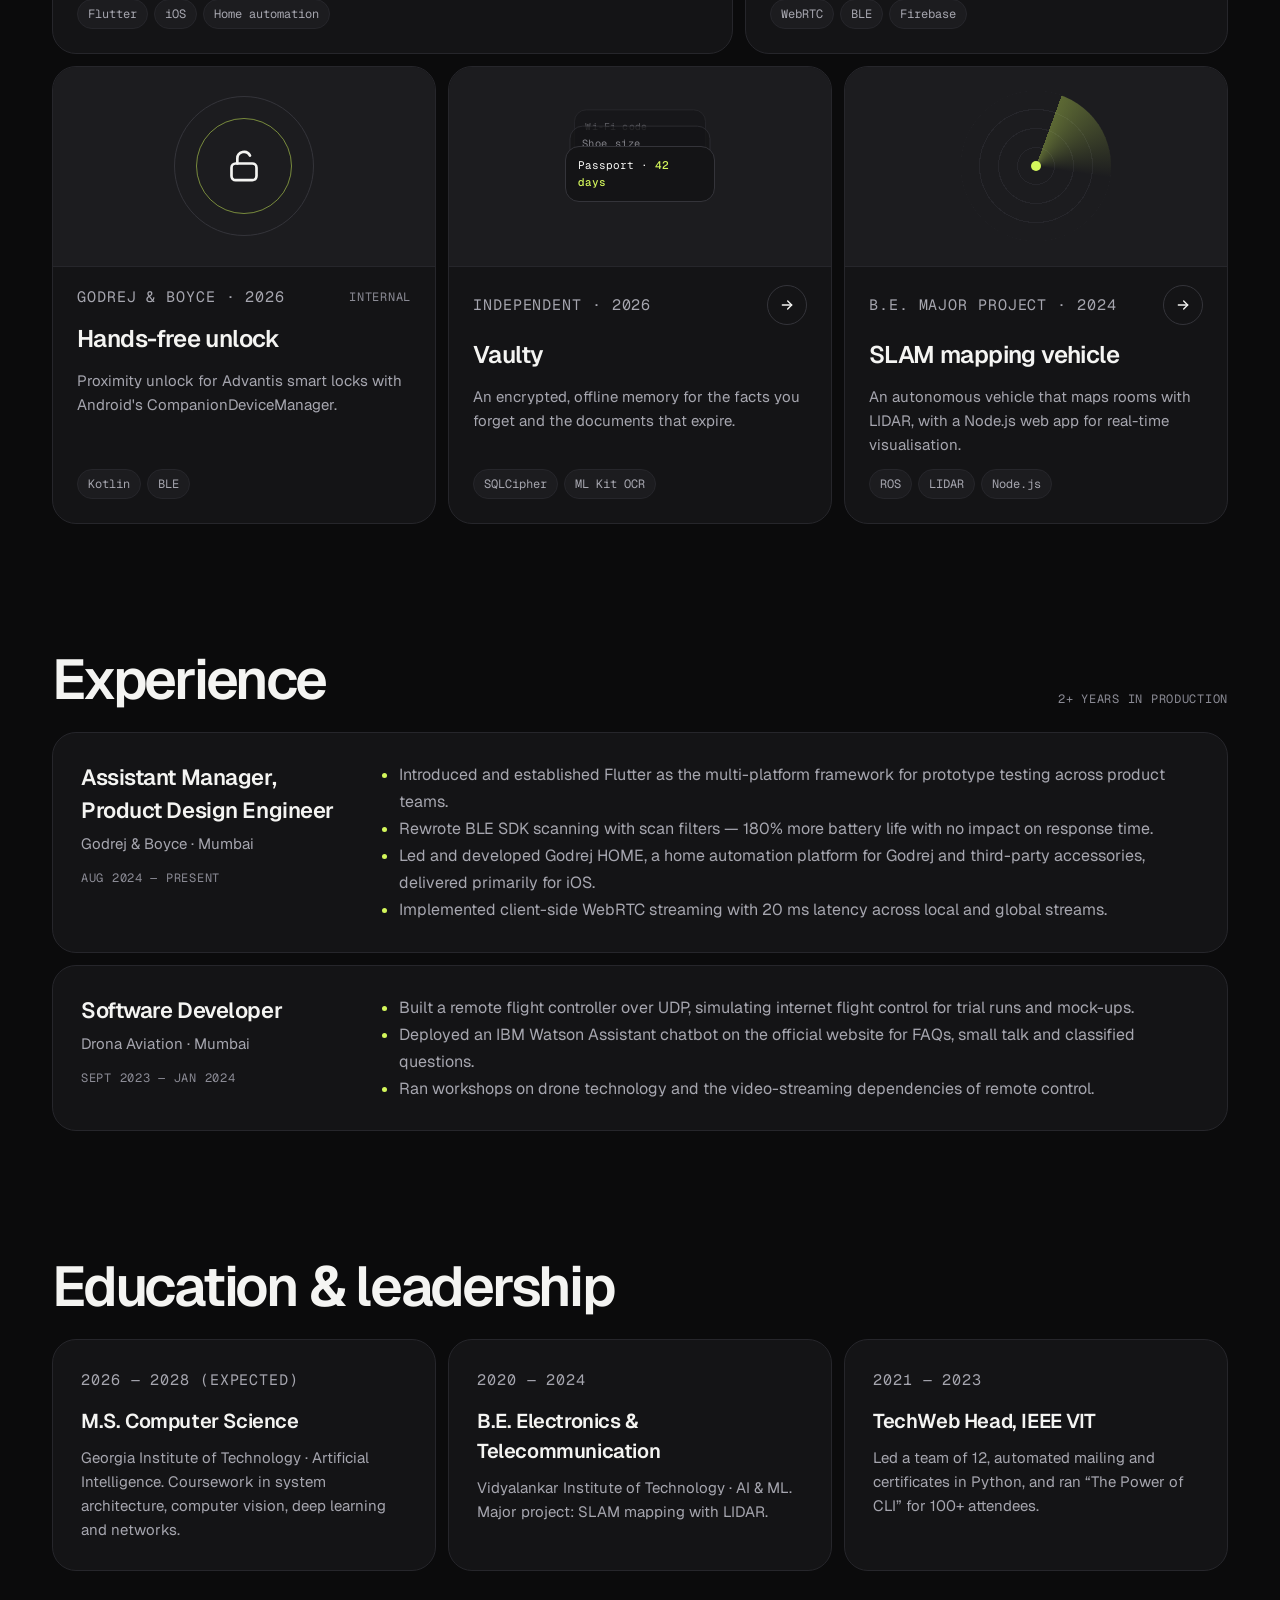
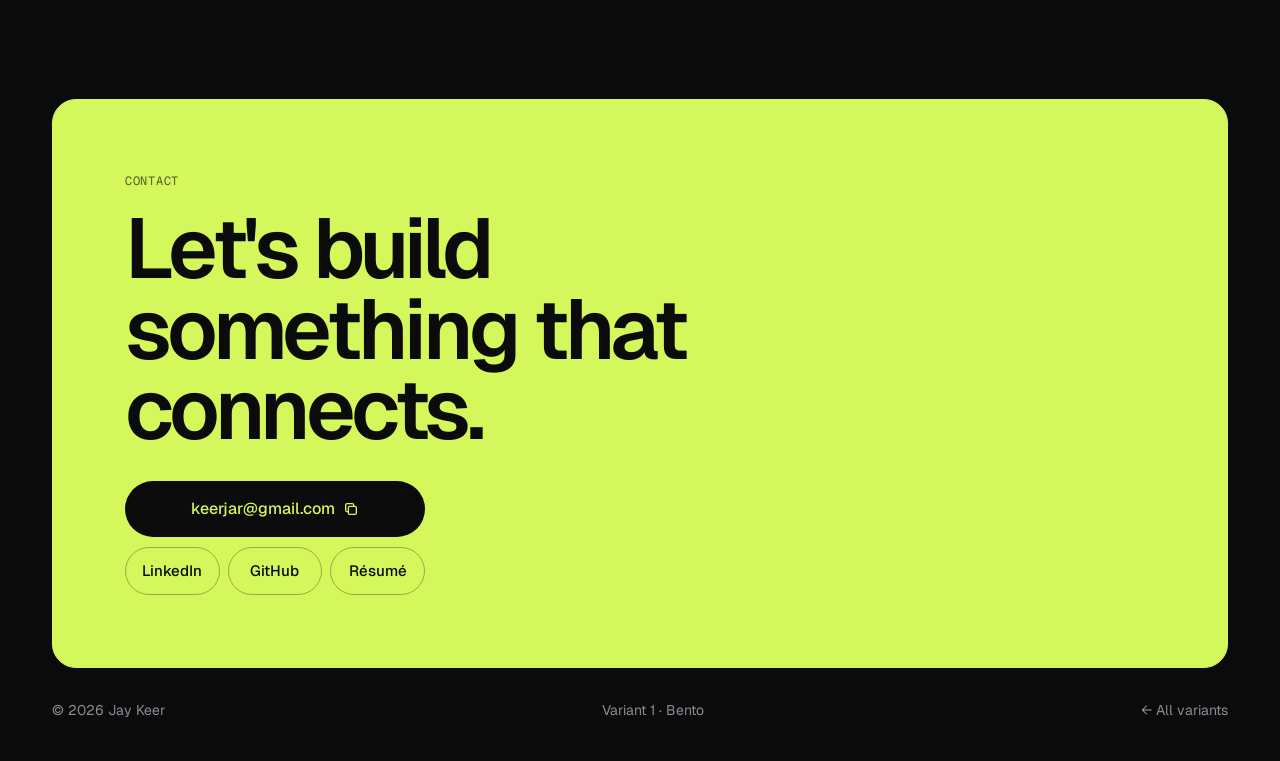
<file: archive/variants/bento-draft/index.html>
<!doctype html>
<html lang="en">
<head>
<meta charset="utf-8">
<meta name="viewport" content="width=device-width, initial-scale=1">
<title>Jay Keer — Software Developer</title>
<meta name="description" content="Jay Keer builds Flutter apps for connected things — smart locks, cameras and home automation — at Godrej & Boyce, and ships Budgetify on Google Play.">
<meta name="theme-color" content="#0B0B0C">
<link rel="preconnect" href="https://fonts.googleapis.com">
<link rel="preconnect" href="https://fonts.gstatic.com" crossorigin>
<link rel="stylesheet" href="https://fonts.googleapis.com/css2?family=Geist:wght@400;500;600;700&family=Geist+Mono:wght@400;500&display=swap">
<style>
:root {
  --bg: #0B0B0C; --tile: #141416; --tile2: #1C1C1F; --line: #26262B; --line2: #34343A;
  --ink: #F4F4F2; --ink2: #A6A6AF; --muted: #8B8B95;
  --accent: #D4F75B; --on-accent: #0B0B0C;
  --r: 24px; --gap: 12px; --max: 1240px; --gut: clamp(16px, 3vw, 32px);
  --sans: 'Geist', ui-sans-serif, system-ui, sans-serif; --mono: 'Geist Mono', ui-monospace, monospace;
  color-scheme: dark;
}
*, *::before, *::after { box-sizing: border-box; }
html { scroll-behavior: smooth; }
body { margin: 0; background: var(--bg); color: var(--ink); font-family: var(--sans); font-size: 16px; line-height: 1.5; -webkit-font-smoothing: antialiased; overflow-x: hidden; }
h1, h2, h3, p, ul, dl, dd { margin: 0; }
a { color: inherit; text-decoration: none; }
button { font: inherit; color: inherit; }
:focus-visible { outline: 2px solid var(--accent); outline-offset: 3px; }
.sr-only { position: absolute; width: 1px; height: 1px; overflow: hidden; clip: rect(0 0 0 0); white-space: nowrap; }
.wrap { max-width: var(--max); margin: 0 auto; padding-inline: var(--gut); }
.mono { font-family: var(--mono); }
.label { font-family: var(--mono); font-size: 12px; letter-spacing: .06em; text-transform: uppercase; color: var(--muted); }

/* nav */
.pillnav { position: fixed; top: 14px; left: 50%; transform: translateX(-50%); z-index: 50; width: min(calc(100% - 24px), 760px); }
.pillnav__bar { display: flex; align-items: center; justify-content: space-between; gap: 8px; padding: 6px; border-radius: 999px; border: 1px solid var(--line); background: rgba(20, 20, 22, .72); -webkit-backdrop-filter: blur(18px); backdrop-filter: blur(18px); }
.mark { display: inline-flex; align-items: center; gap: 10px; padding-right: 8px; font-weight: 600; font-size: 15px; }
.mark span:first-child { width: 36px; height: 36px; border-radius: 50%; background: var(--accent); color: var(--on-accent); display: inline-grid; place-items: center; font-size: 13px; font-weight: 700; letter-spacing: -.02em; }
.pillnav__links { display: flex; gap: 2px; }
.pillnav__links a { padding: 10px 14px; border-radius: 999px; font-size: 14px; color: var(--ink2); transition: background-color .15s ease, color .15s ease; }
.pillnav__links a:hover { background: var(--tile2); color: var(--ink); }
.pillnav__end { display: flex; gap: 6px; }
.btn { display: inline-flex; align-items: center; justify-content: center; gap: 8px; height: 44px; padding: 0 18px; border-radius: 999px; border: 1px solid transparent; font-size: 15px; font-weight: 500; white-space: nowrap; cursor: pointer; transition: transform .15s ease, background-color .15s ease, border-color .15s ease; }
.btn:hover { transform: translateY(-1px); }
.btn--accent { background: var(--accent); color: var(--on-accent); font-weight: 600; }
.btn--ghost { border-color: var(--line2); color: var(--ink); background: transparent; }
.btn--ghost:hover { border-color: var(--ink2); }
.btn--lg { height: 52px; padding: 0 22px; font-size: 16px; }
.menu-btn { display: none; width: 44px; padding: 0; border-color: var(--line2); background: transparent; }
.sheet { display: none; margin-top: 8px; padding: 8px; border-radius: 24px; border: 1px solid var(--line); background: rgba(20, 20, 22, .92); -webkit-backdrop-filter: blur(18px); backdrop-filter: blur(18px); }
.sheet a { display: flex; justify-content: space-between; padding: 16px; border-radius: 16px; font-size: 20px; font-weight: 600; }
.sheet a:hover { background: var(--tile2); }
.sheet a span { font-family: var(--mono); font-size: 12px; font-weight: 400; color: var(--muted); }
@media (max-width: 760px) {
  .pillnav__links { display: none; }
  .menu-btn { display: inline-flex; }
  .pillnav.is-open .sheet { display: block; }
}

/* tiles */
.tile { position: relative; overflow: hidden; padding: 28px; border-radius: var(--r); border: 1px solid var(--line); background: var(--tile); min-width: 0; }
.chip { display: inline-flex; align-items: center; gap: 8px; padding: 7px 12px; border-radius: 999px; border: 1px solid var(--line2); background: var(--tile2); font-size: 13px; color: var(--ink2); }
.dot { width: 8px; height: 8px; border-radius: 50%; background: var(--accent); box-shadow: 0 0 0 4px rgba(212, 247, 91, .15); }
.tag { padding: 5px 10px; border-radius: 999px; background: var(--tile2); border: 1px solid var(--line); font-family: var(--mono); font-size: 12px; color: var(--ink2); }
.tags { display: flex; flex-wrap: wrap; gap: 6px; }

/* hero bento */
.bento { display: grid; grid-template-columns: repeat(12, minmax(0, 1fr)); gap: var(--gap); padding-top: 92px; }
.t-intro { grid-column: span 8; grid-row: span 2; min-height: 470px; display: flex; flex-direction: column; justify-content: space-between; gap: 32px; padding: clamp(24px, 3.4vw, 44px);
  background-color: var(--tile); background-image: radial-gradient(rgba(255, 255, 255, .07) 1px, transparent 1px); background-size: 22px 22px; }
.t-intro h1 { font-size: clamp(40px, 5.4vw, 78px); line-height: .98; letter-spacing: -.045em; font-weight: 600; }
.t-intro h1 em { font-style: normal; color: var(--accent); }
.t-intro .lede { max-width: 560px; margin-top: 20px; font-size: clamp(16px, 1.4vw, 19px); line-height: 1.6; color: var(--ink2); }
.ctas { display: flex; flex-wrap: wrap; gap: 10px; }
.t-id { grid-column: span 4; display: flex; flex-direction: column; justify-content: space-between; gap: 24px; }
.avatar { width: 64px; height: 64px; border-radius: 20px; background: var(--accent); color: var(--on-accent); display: grid; place-items: center; font-weight: 700; font-size: 22px; letter-spacing: -.03em; }
.t-id h2 { margin-top: 16px; font-size: 24px; font-weight: 600; letter-spacing: -.02em; }
.t-id p { color: var(--ink2); font-size: 15px; }
.clock { display: flex; justify-content: space-between; align-items: baseline; padding-top: 16px; border-top: 1px solid var(--line); }
.clock b { font-family: var(--mono); font-weight: 500; font-size: 22px; }
.t-study { grid-column: span 4; display: flex; flex-direction: column; gap: 10px; }
.t-study h2 { font-size: 22px; font-weight: 600; letter-spacing: -.02em; }
.t-study p { color: var(--ink2); font-size: 15px; }
.progress { margin-top: auto; }
.progress__track { height: 8px; border-radius: 8px; background: var(--tile2); overflow: hidden; }
.progress__fill { height: 100%; width: 8%; border-radius: 8px; background: var(--accent); }
.progress__legend { display: flex; justify-content: space-between; margin-top: 8px; font-family: var(--mono); font-size: 12px; color: var(--muted); }
.t-stat { grid-column: span 3; display: flex; flex-direction: column; justify-content: space-between; gap: 18px; min-height: 230px; }
.t-stat b { display: block; font-size: clamp(48px, 5vw, 68px); font-weight: 600; letter-spacing: -.05em; line-height: 1; }
.t-stat b small { font-size: .45em; letter-spacing: -.02em; color: var(--accent); margin-left: 4px; }
.t-stat p { font-size: 15px; line-height: 1.5; color: var(--ink2); }
.t-budgetify { grid-column: span 6; grid-row: span 2; display: flex; flex-direction: column; gap: 16px; padding-right: 46%; min-height: 360px; }
.t-budgetify h2 { font-size: 34px; font-weight: 600; letter-spacing: -.035em; }
.t-budgetify p { color: var(--ink2); font-size: 15px; line-height: 1.55; }
.t-budgetify .links { margin-top: auto; display: flex; flex-wrap: wrap; gap: 8px; }
.play { display: inline-flex; align-items: center; gap: 8px; font-size: 13px; color: var(--ink); }
.play i { width: 8px; height: 8px; border-radius: 50%; background: #3DDC84; box-shadow: 0 0 0 4px rgba(61, 220, 132, .18); }
.mini-phone { position: absolute; right: 7%; bottom: -60px; width: 38%; max-width: 230px; aspect-ratio: 9 / 18; border-radius: 30px; border: 6px solid #2A2E3A; background: #0B0D14; padding: 18px 14px; display: flex; flex-direction: column; gap: 10px; transform: rotate(8deg); box-shadow: -24px 30px 60px rgba(0, 0, 0, .5); }
.mini-phone small { font-family: var(--mono); font-size: 9px; color: #8A8FA0; }
.mini-phone strong { font-size: 22px; font-weight: 600; color: #F2E6C9; letter-spacing: -.02em; }
.mini-phone .bar { height: 6px; border-radius: 6px; background: #1E2230; overflow: hidden; }
.mini-phone .bar i { display: block; width: 62%; height: 100%; background: #C8A75E; }
.mini-phone .row { display: flex; align-items: center; gap: 8px; }
.mini-phone .row span { width: 22px; height: 22px; border-radius: 50%; background: #1E2230; flex: 0 0 auto; }
.mini-phone .row em { height: 6px; border-radius: 3px; background: #2D3243; flex: 1; }
.mini-phone .row b { width: 28px; height: 6px; border-radius: 3px; background: #8C7A4F; }
.t-stack { grid-column: span 6; display: flex; flex-direction: column; gap: 16px; justify-content: center; }
.marquee { overflow: hidden; -webkit-mask-image: linear-gradient(90deg, transparent, #000 10%, #000 90%, transparent); mask-image: linear-gradient(90deg, transparent, #000 10%, #000 90%, transparent); }
.marquee__track { display: flex; gap: 8px; width: max-content; animation: slide 36s linear infinite; }
.marquee--rev .marquee__track { animation-direction: reverse; }
.marquee:hover .marquee__track { animation-play-state: paused; }
.marquee .tag { font-size: 13px; padding: 8px 12px; }
@keyframes slide { to { transform: translateX(-50%); } }

@media (max-width: 1040px) {
  .bento { grid-template-columns: repeat(6, minmax(0, 1fr)); }
  .t-intro { grid-column: span 6; grid-row: auto; min-height: 0; }
  .t-id, .t-study, .t-stat { grid-column: span 3; }
  .t-budgetify, .t-stack { grid-column: span 6; grid-row: auto; }
}
@media (max-width: 640px) {
  .bento { grid-template-columns: repeat(2, minmax(0, 1fr)); padding-top: 84px; }
  .t-intro, .t-id, .t-study, .t-budgetify, .t-stack { grid-column: span 2; }
  .t-stat { grid-column: span 1; min-height: 0; padding: 20px; }
  .t-stat p { font-size: 13px; }
  .t-budgetify { padding-right: 28px; padding-bottom: 260px; }
  .mini-phone { width: 170px; right: 50%; transform: translateX(50%) rotate(6deg); bottom: -110px; }
  .ctas .btn { flex: 1 1 100%; }
}

/* sections */
.section { padding-top: clamp(80px, 10vw, 128px); scroll-margin-top: 80px; }
.section-head { display: flex; flex-wrap: wrap; justify-content: space-between; align-items: flex-end; gap: 12px 32px; margin-bottom: 24px; }
.section-head h2 { font-size: clamp(34px, 4.4vw, 56px); font-weight: 600; letter-spacing: -.04em; line-height: 1; }

.work { display: grid; grid-template-columns: repeat(12, minmax(0, 1fr)); gap: var(--gap); }
.w { grid-column: span 4; display: flex; flex-direction: column; gap: 14px; padding: 0; transition: border-color .2s ease, transform .2s ease; }
.w:hover { border-color: var(--line2); transform: translateY(-3px); }
.w--lg { grid-column: span 7; }
.w--md { grid-column: span 5; }
.w__art { height: 200px; position: relative; overflow: hidden; background: var(--tile2); border-bottom: 1px solid var(--line); display: grid; place-items: center; }
.w__body { display: flex; flex-direction: column; gap: 12px; padding: 4px 24px 24px; flex: 1; }
.w__top { display: flex; justify-content: space-between; align-items: center; gap: 12px; }
.w h3 { font-size: 24px; font-weight: 600; letter-spacing: -.025em; }
.w p { color: var(--ink2); font-size: 15px; line-height: 1.6; }
.w .tags { margin-top: auto; }
.w__go { width: 40px; height: 40px; border-radius: 50%; border: 1px solid var(--line2); display: inline-grid; place-items: center; flex: 0 0 auto; transition: background-color .2s ease, color .2s ease, transform .2s ease; }
.w:hover .w__go { background: var(--accent); color: var(--on-accent); border-color: var(--accent); transform: rotate(-45deg); }
.stretch::after { content: ""; position: absolute; inset: 0; border-radius: inherit; }
@media (max-width: 1040px) { .work { grid-template-columns: repeat(6, minmax(0, 1fr)); } .w, .w--md { grid-column: span 3; } .w--lg { grid-column: span 6; } }
@media (max-width: 640px) { .w, .w--md, .w--lg { grid-column: span 6; } .w__art { height: 170px; } }

/* project art (pure CSS) */
.art-home { display: grid; grid-template-columns: repeat(4, 54px); gap: 10px; }
.art-home span { height: 54px; border-radius: 14px; background: var(--tile); border: 1px solid var(--line2); position: relative; }
.art-home span::after { content: ""; position: absolute; left: 10px; bottom: 10px; width: 18px; height: 10px; border-radius: 10px; background: var(--line2); }
.art-home span.on { background: var(--accent); border-color: var(--accent); }
.art-home span.on::after { background: var(--on-accent); left: auto; right: 10px; }
.art-video { width: 70%; height: 130px; border-radius: 14px; border: 1px solid var(--line2); background: linear-gradient(180deg, #202024, #17171a); position: relative; }
.art-video::before { content: "LIVE · 20 ms"; position: absolute; top: 10px; left: 12px; font-family: var(--mono); font-size: 11px; color: var(--ink); padding-left: 14px; }
.art-video::after { content: ""; position: absolute; top: 15px; left: 12px; width: 8px; height: 8px; border-radius: 50%; background: #FF5A4E; }
.art-video i { position: absolute; left: 50%; top: 56%; width: 46px; height: 46px; transform: translate(-50%, -50%); border-radius: 50%; border: 2px solid var(--line2); }
.art-lock { position: relative; width: 140px; height: 140px; display: grid; place-items: center; }
.art-lock::before, .art-lock::after { content: ""; position: absolute; border-radius: 50%; border: 1px solid var(--line2); }
.art-lock::before { inset: 0; }
.art-lock::after { inset: 22px; border-color: var(--accent); opacity: .5; }
.art-vault { position: relative; width: 150px; height: 120px; }
.art-vault span { position: absolute; left: 0; right: 0; height: 56px; border-radius: 14px; border: 1px solid var(--line2); background: var(--tile); padding: 10px 12px; font-family: var(--mono); font-size: 11px; color: var(--ink2); }
.art-vault span:nth-child(1) { top: 0; transform: scale(.88); opacity: .5; }
.art-vault span:nth-child(2) { top: 18px; transform: scale(.94); opacity: .75; }
.art-vault span:nth-child(3) { top: 40px; color: var(--ink); }
.art-vault span:nth-child(3) b { color: var(--accent); font-weight: 500; }
.art-slam { position: relative; width: 150px; height: 150px; border-radius: 50%; background: repeating-radial-gradient(circle, transparent 0 18px, var(--line) 18px 19px); }
.art-slam::after { content: ""; position: absolute; inset: 0; border-radius: 50%; background: conic-gradient(from 20deg, rgba(212, 247, 91, .35), transparent 22%); }
.art-slam i { position: absolute; left: 50%; top: 50%; width: 10px; height: 10px; margin: -5px 0 0 -5px; border-radius: 50%; background: var(--accent); }

/* experience */
.xp { display: grid; gap: var(--gap); }
.job { display: grid; grid-template-columns: 260px minmax(0, 1fr); gap: 16px 40px; }
.job h3 { font-size: 22px; font-weight: 600; letter-spacing: -.02em; }
.job .where { margin-top: 6px; color: var(--ink2); font-size: 15px; }
.job .when { margin-top: 14px; }
.job ul { padding-left: 18px; color: var(--ink2); font-size: 16px; line-height: 1.7; }
.job li::marker { color: var(--accent); }
@media (max-width: 760px) { .job { grid-template-columns: 1fr; } .job ul { font-size: 15px; } }

.edu { display: grid; grid-template-columns: repeat(12, minmax(0, 1fr)); gap: var(--gap); }
.edu .tile { grid-column: span 4; display: flex; flex-direction: column; gap: 10px; }
.edu h3 { font-size: 20px; font-weight: 600; letter-spacing: -.02em; }
.edu p { color: var(--ink2); font-size: 15px; line-height: 1.6; }
.edu .label { margin-bottom: 4px; }
@media (max-width: 1040px) { .edu .tile { grid-column: span 6; } .edu .tile:last-child { grid-column: span 12; } }
@media (max-width: 640px) { .edu .tile, .edu .tile:last-child { grid-column: span 12; } }

/* contact */
.cta-tile { background: var(--accent); color: var(--on-accent); border-color: var(--accent); padding: clamp(28px, 6vw, 72px); display: flex; flex-wrap: wrap; justify-content: space-between; align-items: flex-end; gap: 32px; }
.cta-tile h2 { max-width: 760px; font-size: clamp(40px, 6.6vw, 96px); font-weight: 600; line-height: .95; letter-spacing: -.05em; }
.cta-tile .label { color: rgba(11, 11, 12, .65); margin-bottom: 18px; }
.cta-actions { display: flex; flex-direction: column; gap: 10px; min-width: min(100%, 300px); }
.btn--ink { background: var(--on-accent); color: var(--accent); height: 56px; font-size: 16px; }
.btn--line-ink { border-color: rgba(11, 11, 12, .3); color: var(--on-accent); height: 48px; }
.btn--line-ink:hover { border-color: var(--on-accent); }
.cta-actions .row { display: grid; grid-template-columns: repeat(3, minmax(0, 1fr)); gap: 8px; }
.cta-actions .row .btn { padding: 0 8px; }
.toast { position: fixed; left: 50%; bottom: 24px; transform: translate(-50%, 20px); opacity: 0; pointer-events: none; padding: 12px 18px; border-radius: 999px; background: var(--ink); color: var(--bg); font-weight: 500; transition: opacity .2s ease, transform .2s ease; z-index: 60; }
.toast.show { opacity: 1; transform: translate(-50%, 0); }
footer { display: flex; flex-wrap: wrap; justify-content: space-between; gap: 12px; padding: 32px 0 40px; color: var(--muted); font-size: 14px; }
footer a:hover { color: var(--ink); }

@media (prefers-reduced-motion: reduce) {
  html { scroll-behavior: auto; }
  .marquee__track { animation: none; flex-wrap: wrap; width: auto; }
  .marquee { -webkit-mask-image: none; mask-image: none; }
  .marquee__track [aria-hidden="true"] { display: none; }
  .btn, .w, .w__go { transition: none; }
  .btn:hover, .w:hover { transform: none; }
}
</style>
</head>
<body>

<header class="pillnav">
  <div class="pillnav__bar">
    <a class="mark" href="#top" aria-label="Jay Keer, home"><span>JK</span><span>Jay Keer</span></a>
    <nav class="pillnav__links" aria-label="Primary">
      <a href="#work">Work</a><a href="#experience">Experience</a><a href="#education">Education</a><a href="#contact">Contact</a>
    </nav>
    <div class="pillnav__end">
      <a class="btn btn--accent" href="#contact">Let's talk</a>
      <button class="btn menu-btn" type="button" aria-expanded="false" aria-controls="sheet" aria-label="Open menu">
        <svg width="18" height="18" viewBox="0 0 24 24" fill="none" stroke="currentColor" stroke-width="2" stroke-linecap="round" aria-hidden="true"><path d="M4 8h16M4 16h16"/></svg>
      </button>
    </div>
  </div>
  <nav class="sheet" id="sheet" aria-label="Mobile">
    <a href="#work">Work <span>01</span></a><a href="#experience">Experience <span>02</span></a><a href="#education">Education <span>03</span></a><a href="#contact">Contact <span>04</span></a>
  </nav>
</header>

<main class="wrap" id="top">
  <section class="bento" aria-label="Introduction">
    <article class="tile t-intro">
      <p class="chip"><span class="dot"></span>Product Design Engineer · Godrej &amp; Boyce</p>
      <div>
        <h1>I build Flutter apps for <em>connected things</em>.</h1>
        <p class="lede">Software developer with 2+ years shipping production apps for smart locks, cameras and home automation — and tuning every connection for battery life and latency.</p>
      </div>
      <div class="ctas">
        <a class="btn btn--accent btn--lg" href="#work">See the work
          <svg width="16" height="16" viewBox="0 0 24 24" fill="none" stroke="currentColor" stroke-width="2" stroke-linecap="round" stroke-linejoin="round" aria-hidden="true"><path d="M5 12h14"/><path d="M13 6l6 6-6 6"/></svg></a>
        <a class="btn btn--ghost btn--lg" href="../../../assets/Jay_Keer_Resume.pdf" target="_blank" rel="noopener">Résumé
          <svg width="16" height="16" viewBox="0 0 24 24" fill="none" stroke="currentColor" stroke-width="2" stroke-linecap="round" stroke-linejoin="round" aria-hidden="true"><path d="M12 4v11"/><path d="M7 10.5l5 5 5-5"/><path d="M5 20h14"/></svg></a>
      </div>
    </article>

    <article class="tile t-id">
      <div>
        <div class="avatar" aria-hidden="true">JK</div>
        <h2>Jay Keer</h2>
        <p>Software Developer · Mumbai, India</p>
      </div>
      <div class="clock"><span class="label">Local time</span><b data-clock>--:--</b></div>
    </article>

    <article class="tile t-study">
      <p class="label">Now studying</p>
      <h2>M.S. Computer Science</h2>
      <p>Georgia Tech · Artificial Intelligence</p>
      <div class="progress">
        <div class="progress__track" role="progressbar" aria-label="Degree progress" aria-valuemin="0" aria-valuemax="100" aria-valuenow="8"><div class="progress__fill" data-progress></div></div>
        <div class="progress__legend"><span>AUG 2026</span><span>AUG 2028</span></div>
      </div>
    </article>

    <article class="tile t-stat">
      <p class="label">BLE SDK</p>
      <div><b>180<small>%</small></b><p>more battery life from smarter scan filters, with no hit to response time.</p></div>
    </article>
    <article class="tile t-stat">
      <p class="label">WebRTC</p>
      <div><b>20<small>ms</small></b><p>real-time video latency across local and global streams.</p></div>
    </article>

    <article class="tile t-budgetify">
      <p class="play"><i></i>Live on Google Play</p>
      <h2>Budgetify</h2>
      <p>A private, offline budget tracker I designed, built and shipped solo. It reads bank SMS on-device — no sign-up, no servers, no ads.</p>
      <div class="tags"><span class="tag">Flutter</span><span class="tag">6 languages</span><span class="tag">0 net permissions</span></div>
      <div class="links">
        <a class="btn btn--ghost" href="https://budgetify.dev" target="_blank" rel="noopener">budgetify.dev
          <svg width="14" height="14" viewBox="0 0 24 24" fill="none" stroke="currentColor" stroke-width="2" stroke-linecap="round" stroke-linejoin="round" aria-hidden="true"><path d="M7 17L17 7"/><path d="M8 7h9v9"/></svg></a>
      </div>
      <div class="mini-phone" aria-hidden="true">
        <small>SPENT THIS MONTH</small>
        <strong>₹ ••,•••</strong>
        <div class="bar"><i></i></div>
        <div class="row"><span></span><em></em><b></b></div>
        <div class="row"><span></span><em></em><b></b></div>
        <div class="row"><span></span><em></em><b></b></div>
        <div class="row"><span></span><em></em><b></b></div>
      </div>
    </article>

    <article class="tile t-stack">
      <p class="label">Daily drivers</p>
      <div class="marquee">
        <div class="marquee__track">
          <span class="tag">Flutter</span><span class="tag">Dart</span><span class="tag">Kotlin</span><span class="tag">Android</span><span class="tag">BLE / GATT</span><span class="tag">WebRTC</span><span class="tag">MQTT</span><span class="tag">Firebase</span>
          <span aria-hidden="true" style="display:contents"><span class="tag">Flutter</span><span class="tag">Dart</span><span class="tag">Kotlin</span><span class="tag">Android</span><span class="tag">BLE / GATT</span><span class="tag">WebRTC</span><span class="tag">MQTT</span><span class="tag">Firebase</span></span>
        </div>
      </div>
      <div class="marquee marquee--rev">
        <div class="marquee__track">
          <span class="tag">Python</span><span class="tag">C++</span><span class="tag">JavaScript</span><span class="tag">Node.js</span><span class="tag">React</span><span class="tag">Docker</span><span class="tag">Linux</span><span class="tag">IBM Cloud</span>
          <span aria-hidden="true" style="display:contents"><span class="tag">Python</span><span class="tag">C++</span><span class="tag">JavaScript</span><span class="tag">Node.js</span><span class="tag">React</span><span class="tag">Docker</span><span class="tag">Linux</span><span class="tag">IBM Cloud</span></span>
        </div>
      </div>
    </article>
  </section>

  <section class="section" id="work">
    <div class="section-head"><h2>Selected work</h2><p class="label">2023 — now</p></div>
    <div class="work">
      <article class="tile w w--lg">
        <div class="w__art" aria-hidden="true"><div class="art-home"><span class="on"></span><span></span><span class="on"></span><span></span><span></span><span class="on"></span><span></span><span class="on"></span></div></div>
        <div class="w__body">
          <div class="w__top"><p class="label">Godrej &amp; Boyce · 2026</p><span class="label">Internal</span></div>
          <h3>Godrej HOME</h3>
          <p>A one-stop home automation platform for controlling Godrej and third-party accessories. I led and built it, delivered primarily for iOS.</p>
          <div class="tags"><span class="tag">Flutter</span><span class="tag">iOS</span><span class="tag">Home automation</span></div>
        </div>
      </article>
      <article class="tile w w--md">
        <div class="w__art" aria-hidden="true"><div class="art-video"><i></i></div></div>
        <div class="w__body">
          <div class="w__top"><p class="label">Godrej &amp; Boyce · 2026</p><span class="w__go" aria-hidden="true"><svg width="16" height="16" viewBox="0 0 24 24" fill="none" stroke="currentColor" stroke-width="2" stroke-linecap="round" stroke-linejoin="round"><path d="M5 12h14"/><path d="M13 6l6 6-6 6"/></svg></span></div>
          <h3><a class="stretch" href="https://github.com/Yolo-cell-hash/vdb_rpiOs" target="_blank" rel="noopener">Video door phone</a></h3>
          <p>Client-side WebRTC streaming at 20 ms, BLE Wi-Fi provisioning, remote unlock and FCM doorbell alerts.</p>
          <div class="tags"><span class="tag">WebRTC</span><span class="tag">BLE</span><span class="tag">Firebase</span></div>
        </div>
      </article>
      <article class="tile w">
        <div class="w__art" aria-hidden="true"><div class="art-lock"><svg width="40" height="40" viewBox="0 0 24 24" fill="none" stroke="currentColor" stroke-width="1.6" stroke-linecap="round" stroke-linejoin="round"><rect x="4.5" y="10.5" width="15" height="10" rx="2.5"/><path d="M8 10.5V7.5a4 4 0 0 1 7.6-1.7"/></svg></div></div>
        <div class="w__body">
          <div class="w__top"><p class="label">Godrej &amp; Boyce · 2026</p><span class="label">Internal</span></div>
          <h3>Hands-free unlock</h3>
          <p>Proximity unlock for Advantis smart locks with Android's CompanionDeviceManager.</p>
          <div class="tags"><span class="tag">Kotlin</span><span class="tag">BLE</span></div>
        </div>
      </article>
      <article class="tile w">
        <div class="w__art" aria-hidden="true"><div class="art-vault"><span>Wi-Fi code</span><span>Shoe size</span><span>Passport · <b>42 days</b></span></div></div>
        <div class="w__body">
          <div class="w__top"><p class="label">Independent · 2026</p><span class="w__go" aria-hidden="true"><svg width="16" height="16" viewBox="0 0 24 24" fill="none" stroke="currentColor" stroke-width="2" stroke-linecap="round" stroke-linejoin="round"><path d="M5 12h14"/><path d="M13 6l6 6-6 6"/></svg></span></div>
          <h3><a class="stretch" href="https://github.com/Yolo-cell-hash/vaulty" target="_blank" rel="noopener">Vaulty</a></h3>
          <p>An encrypted, offline memory for the facts you forget and the documents that expire.</p>
          <div class="tags"><span class="tag">SQLCipher</span><span class="tag">ML Kit OCR</span></div>
        </div>
      </article>
      <article class="tile w">
        <div class="w__art" aria-hidden="true"><div class="art-slam"><i></i></div></div>
        <div class="w__body">
          <div class="w__top"><p class="label">B.E. major project · 2024</p><span class="w__go" aria-hidden="true"><svg width="16" height="16" viewBox="0 0 24 24" fill="none" stroke="currentColor" stroke-width="2" stroke-linecap="round" stroke-linejoin="round"><path d="M5 12h14"/><path d="M13 6l6 6-6 6"/></svg></span></div>
          <h3><a class="stretch" href="https://github.com/Yolo-cell-hash/slam-bot-streaming" target="_blank" rel="noopener">SLAM mapping vehicle</a></h3>
          <p>An autonomous vehicle that maps rooms with LIDAR, with a Node.js web app for real-time visualisation.</p>
          <div class="tags"><span class="tag">ROS</span><span class="tag">LIDAR</span><span class="tag">Node.js</span></div>
        </div>
      </article>
    </div>
  </section>

  <section class="section" id="experience">
    <div class="section-head"><h2>Experience</h2><p class="label">2+ years in production</p></div>
    <div class="xp">
      <article class="tile job">
        <div><h3>Assistant Manager, Product Design Engineer</h3><p class="where">Godrej &amp; Boyce · Mumbai</p><p class="label when">Aug 2024 — Present</p></div>
        <ul>
          <li>Introduced and established Flutter as the multi-platform framework for prototype testing across product teams.</li>
          <li>Rewrote BLE SDK scanning with scan filters — 180% more battery life with no impact on response time.</li>
          <li>Led and developed Godrej HOME, a home automation platform for Godrej and third-party accessories, delivered primarily for iOS.</li>
          <li>Implemented client-side WebRTC streaming with 20 ms latency across local and global streams.</li>
        </ul>
      </article>
      <article class="tile job">
        <div><h3>Software Developer</h3><p class="where">Drona Aviation · Mumbai</p><p class="label when">Sept 2023 — Jan 2024</p></div>
        <ul>
          <li>Built a remote flight controller over UDP, simulating internet flight control for trial runs and mock-ups.</li>
          <li>Deployed an IBM Watson Assistant chatbot on the official website for FAQs, small talk and classified questions.</li>
          <li>Ran workshops on drone technology and the video-streaming dependencies of remote control.</li>
        </ul>
      </article>
    </div>
  </section>

  <section class="section" id="education">
    <div class="section-head"><h2>Education &amp; leadership</h2></div>
    <div class="edu">
      <article class="tile"><p class="label">2026 — 2028 (expected)</p><h3>M.S. Computer Science</h3><p>Georgia Institute of Technology · Artificial Intelligence. Coursework in system architecture, computer vision, deep learning and networks.</p></article>
      <article class="tile"><p class="label">2020 — 2024</p><h3>B.E. Electronics &amp; Telecommunication</h3><p>Vidyalankar Institute of Technology · AI &amp; ML. Major project: SLAM mapping with LIDAR.</p></article>
      <article class="tile"><p class="label">2021 — 2023</p><h3>TechWeb Head, IEEE VIT</h3><p>Led a team of 12, automated mailing and certificates in Python, and ran “The Power of CLI” for 100+ attendees.</p></article>
    </div>
  </section>

  <section class="section" id="contact">
    <div class="tile cta-tile">
      <div>
        <p class="label">Contact</p>
        <h2>Let's build something that connects.</h2>
      </div>
      <div class="cta-actions">
        <button class="btn btn--ink" type="button" data-copy="keerjar@gmail.com">keerjar@gmail.com
          <svg width="16" height="16" viewBox="0 0 24 24" fill="none" stroke="currentColor" stroke-width="2" stroke-linecap="round" stroke-linejoin="round" aria-hidden="true"><rect x="8" y="8" width="12" height="12" rx="2"/><path d="M16 8V6a2 2 0 0 0-2-2H6a2 2 0 0 0-2 2v8a2 2 0 0 0 2 2h2"/></svg></button>
        <div class="row">
          <a class="btn btn--line-ink" href="https://www.linkedin.com/in/jay-keer-0ba889200" target="_blank" rel="noopener">LinkedIn</a>
          <a class="btn btn--line-ink" href="https://github.com/Yolo-cell-hash" target="_blank" rel="noopener">GitHub</a>
          <a class="btn btn--line-ink" href="../../../assets/Jay_Keer_Resume.pdf" target="_blank" rel="noopener">Résumé</a>
        </div>
      </div>
    </div>
    <footer><span>© 2026 Jay Keer</span><span>Variant 1 · Bento</span><a href="../">← All variants</a></footer>
  </section>
</main>

<p class="toast" role="status" aria-live="polite" data-toast></p>

<script>
(function () {
  // Mumbai clock
  var clock = document.querySelector('[data-clock]');
  function tick() {
    clock.textContent = new Intl.DateTimeFormat('en-IN', { hour: '2-digit', minute: '2-digit', hour12: false, timeZone: 'Asia/Kolkata' }).format(new Date()) + ' IST';
  }
  tick(); setInterval(tick, 30000);

  // Degree progress, Aug 2026 → Aug 2028
  var start = Date.UTC(2026, 7, 15), end = Date.UTC(2028, 7, 15);
  var pct = Math.max(2, Math.min(100, Math.round((Date.now() - start) / (end - start) * 100)));
  document.querySelector('[data-progress]').style.width = pct + '%';
  document.querySelector('[role="progressbar"]').setAttribute('aria-valuenow', pct);

  // Menu
  var nav = document.querySelector('.pillnav'), btn = nav.querySelector('.menu-btn');
  function setOpen(o) { nav.classList.toggle('is-open', o); btn.setAttribute('aria-expanded', String(o)); btn.setAttribute('aria-label', o ? 'Close menu' : 'Open menu'); }
  btn.addEventListener('click', function () { setOpen(!nav.classList.contains('is-open')); });
  nav.querySelectorAll('.sheet a').forEach(function (a) { a.addEventListener('click', function () { setOpen(false); }); });
  document.addEventListener('keydown', function (e) { if (e.key === 'Escape') setOpen(false); });

  // Copy email
  var toast = document.querySelector('[data-toast]'), t;
  document.querySelectorAll('[data-copy]').forEach(function (b) {
    b.addEventListener('click', function () {
      var text = b.dataset.copy;
      function done(msg) { toast.textContent = msg; toast.classList.add('show'); clearTimeout(t); t = setTimeout(function () { toast.classList.remove('show'); }, 2200); }
      if (navigator.clipboard) navigator.clipboard.writeText(text).then(function () { done('Email copied'); }, function () { location.href = 'mailto:' + text; });
      else location.href = 'mailto:' + text;
    });
  });
})();
</script>
</body>
</html>
</file>
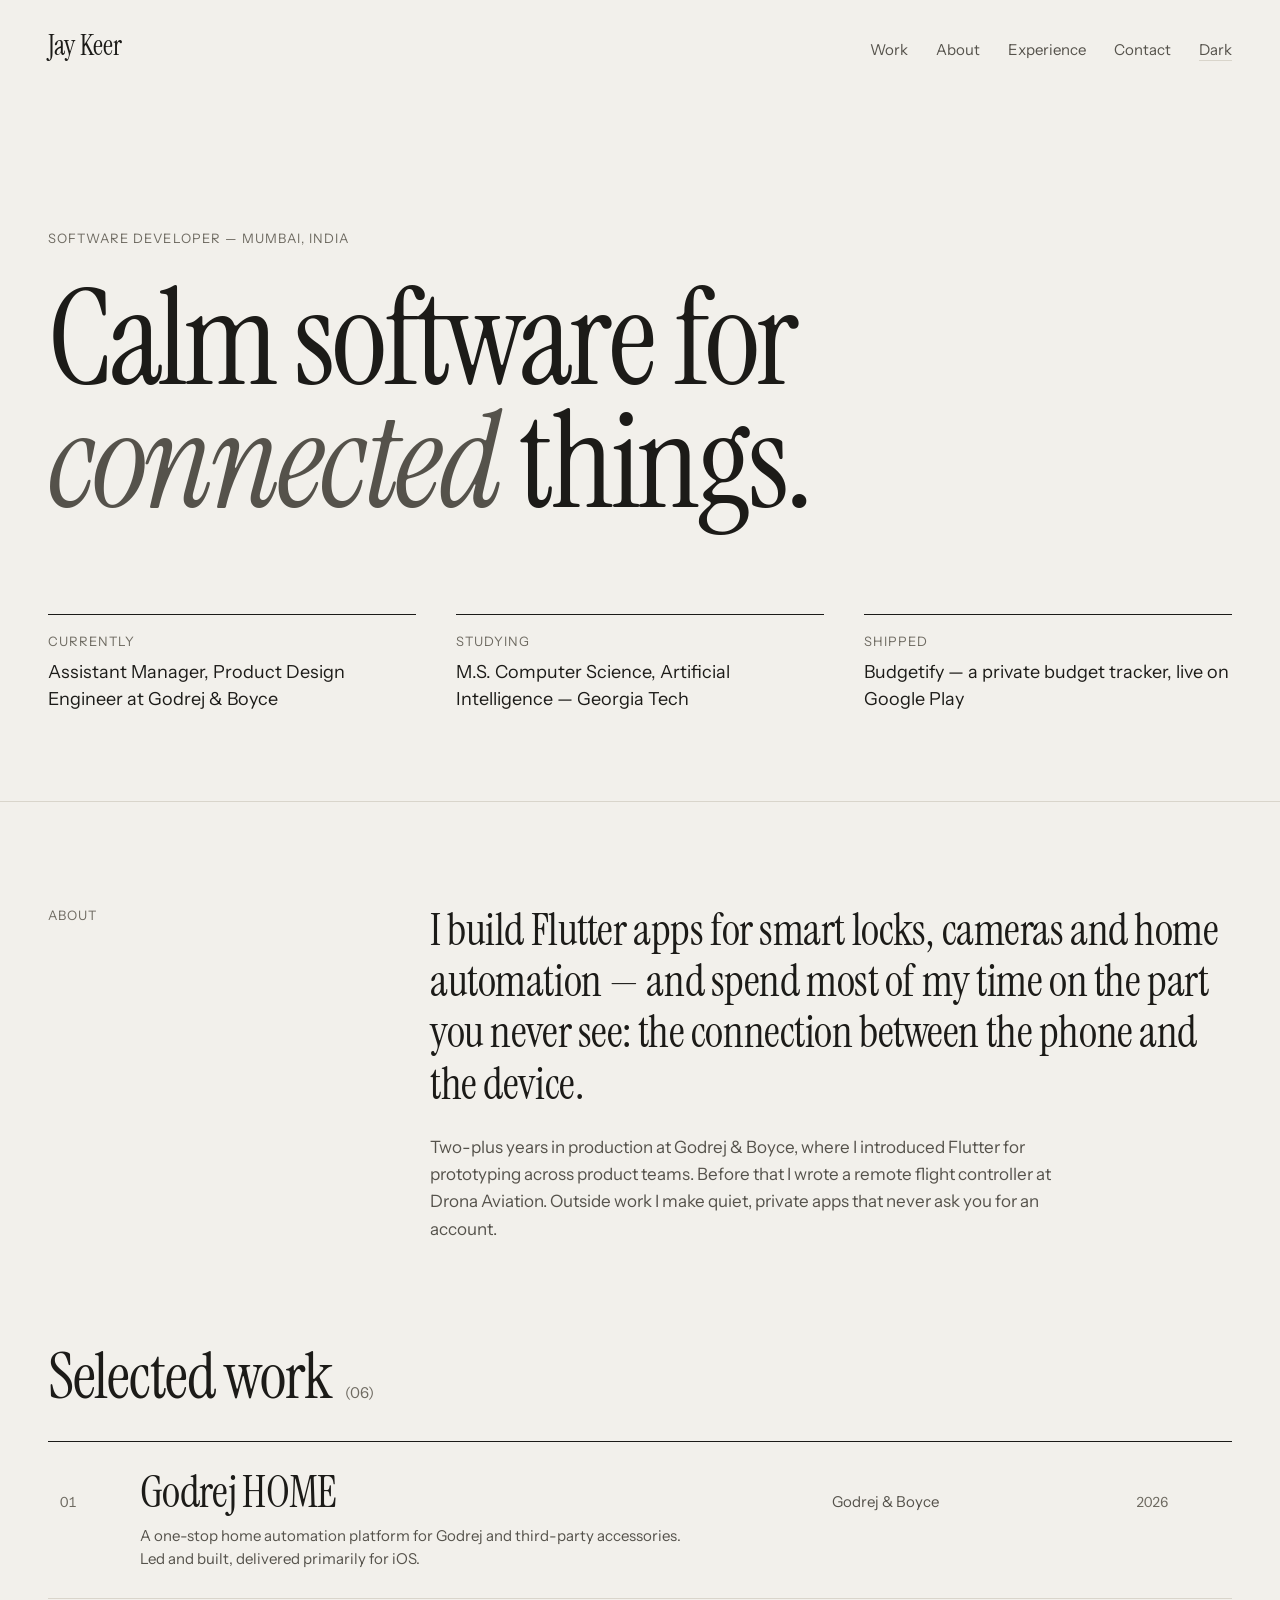
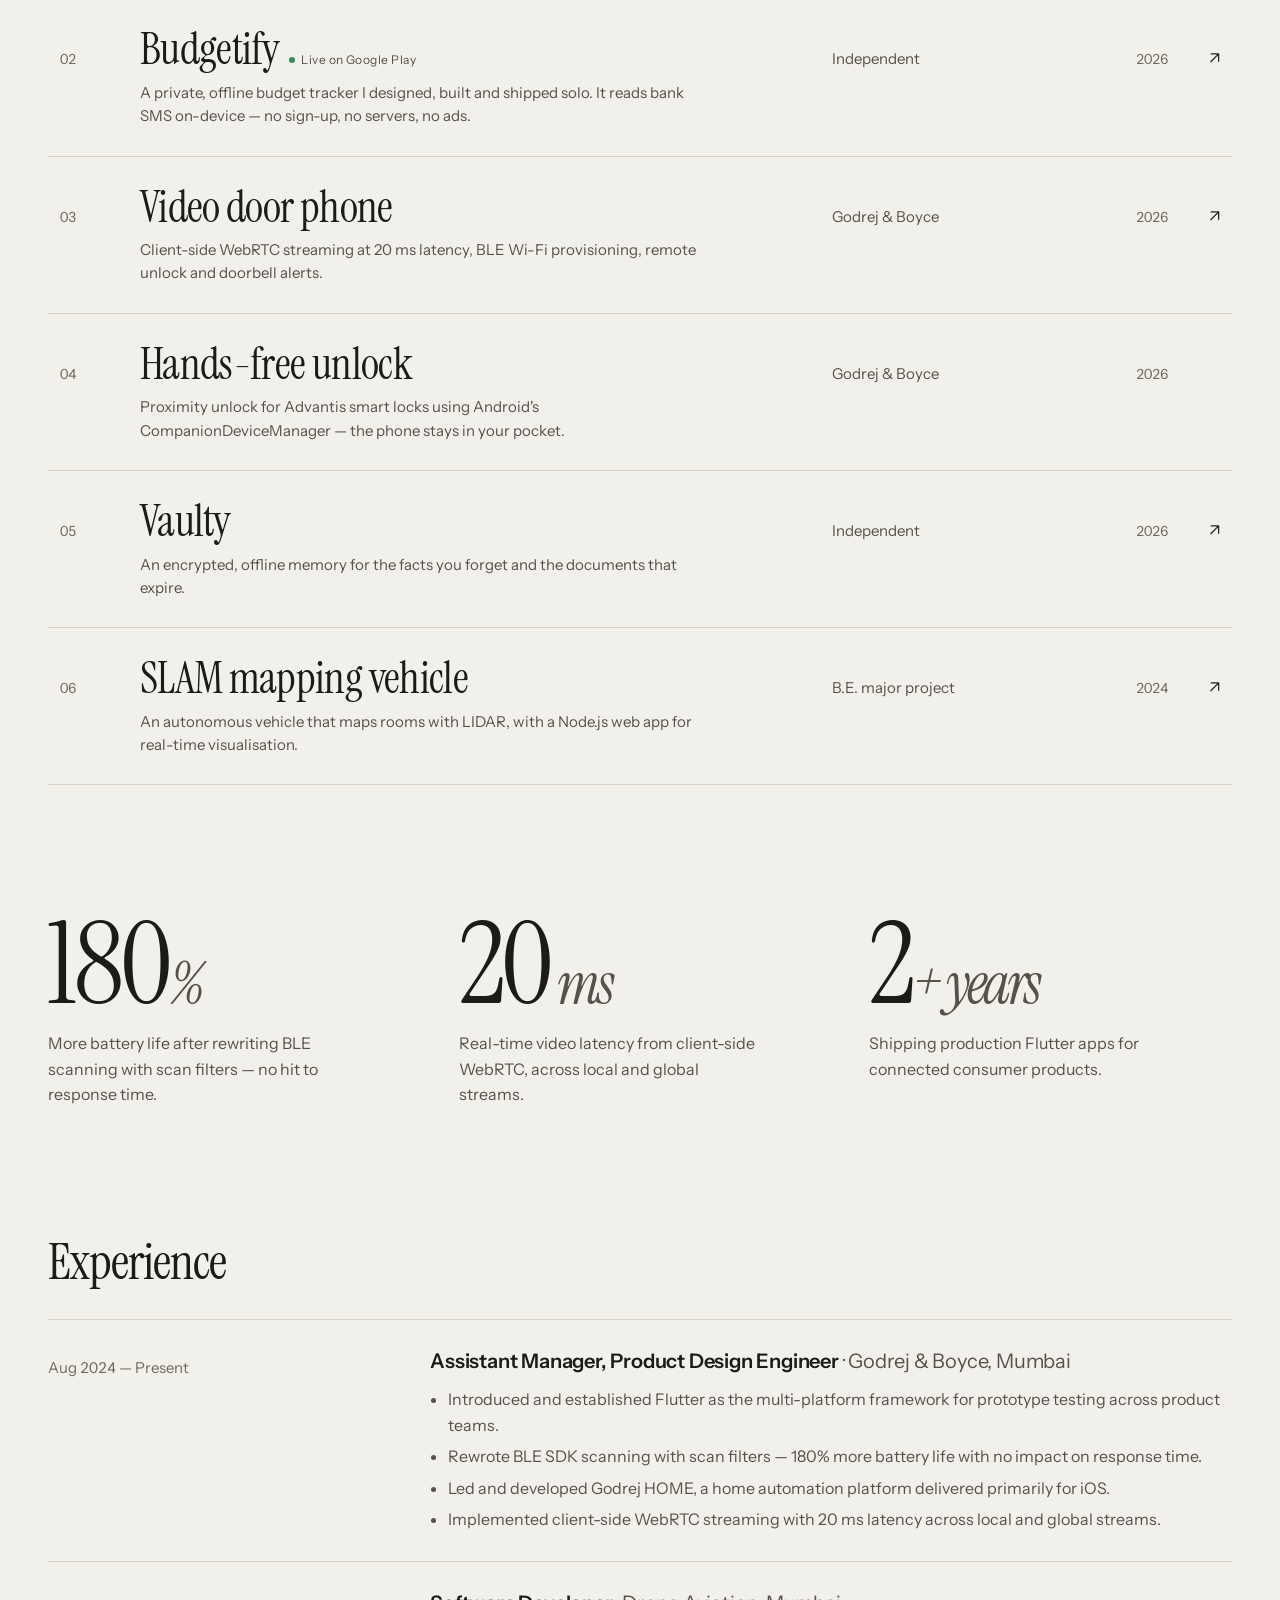
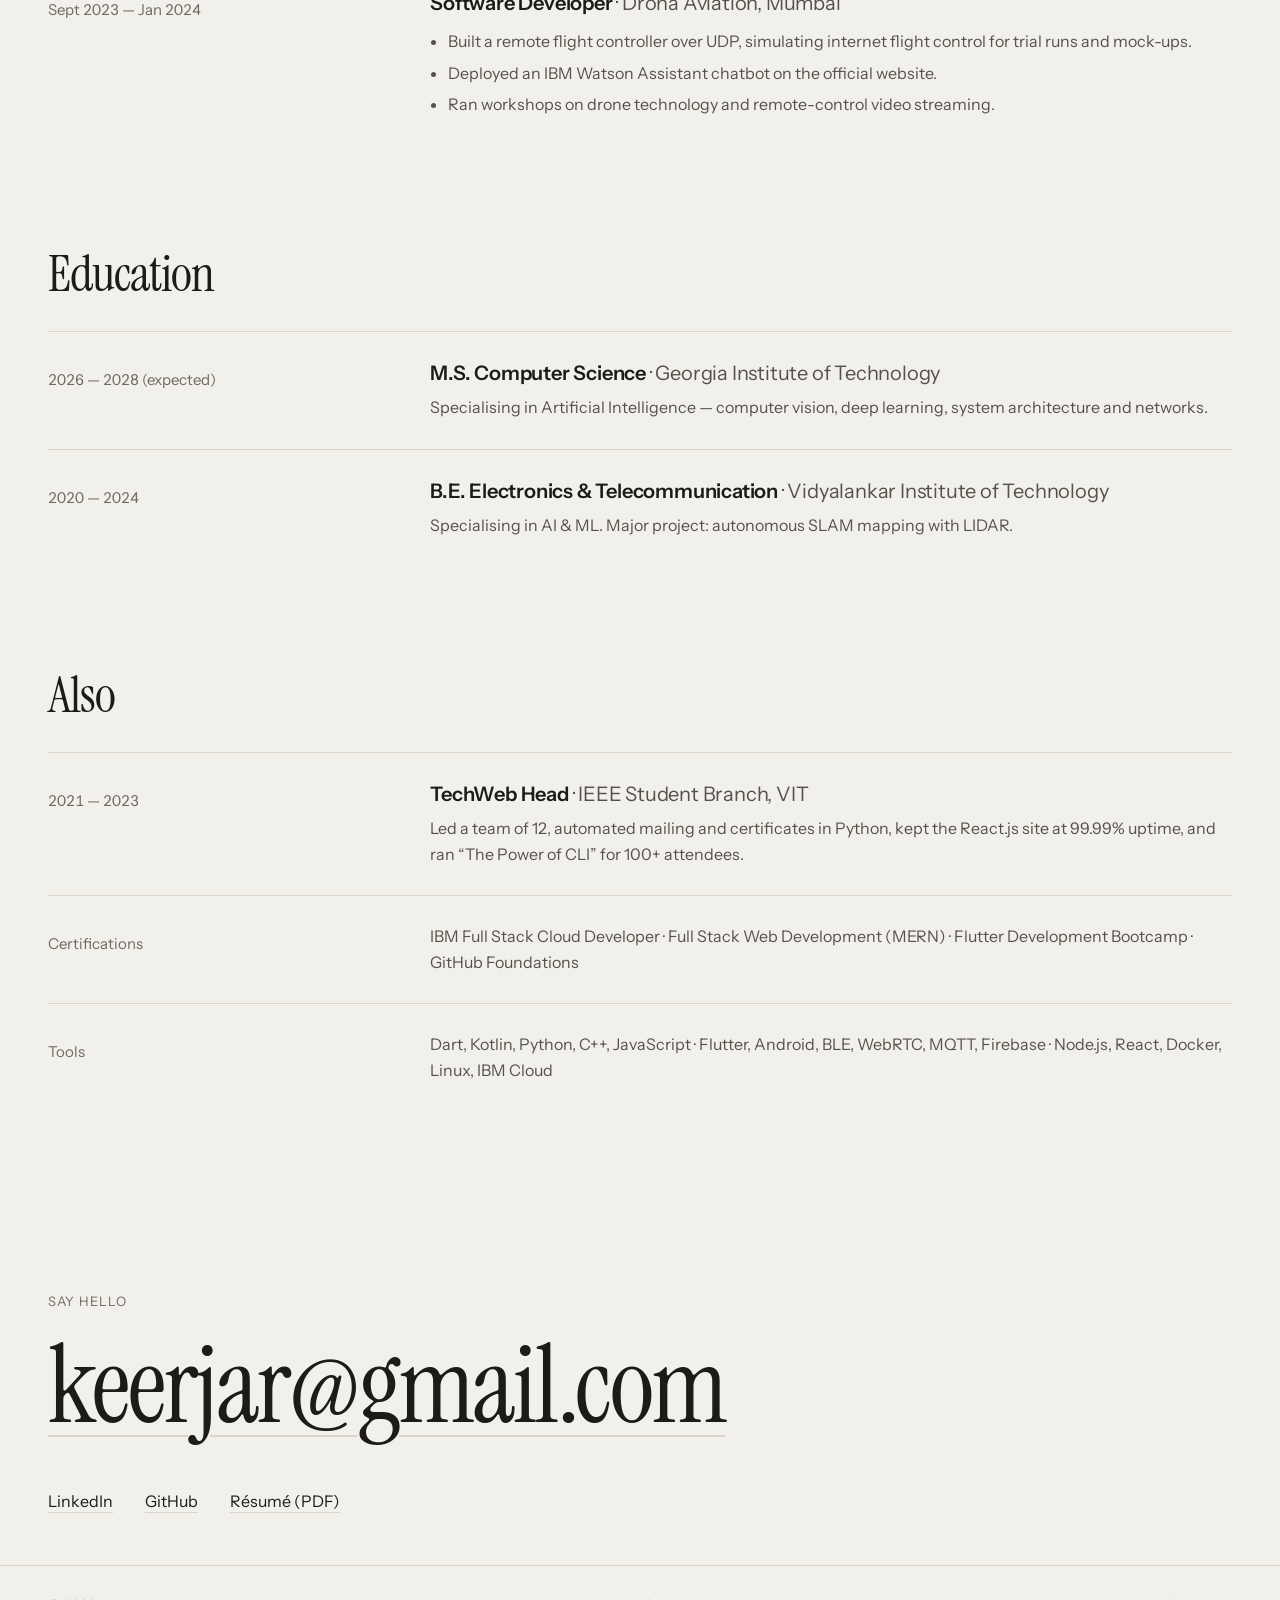
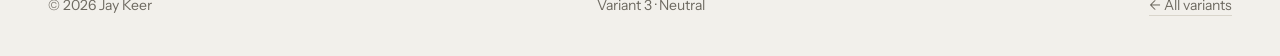
<file: archive/variants/neutral/index.html>
<!doctype html>
<html lang="en">
<head>
<meta charset="utf-8">
<meta name="viewport" content="width=device-width, initial-scale=1">
<title>Jay Keer — Software Developer</title>
<meta name="description" content="Jay Keer builds calm software for connected things — Flutter apps for smart locks, cameras and home automation.">
<meta name="theme-color" content="#F2F0EB" media="(prefers-color-scheme: light)">
<meta name="theme-color" content="#141311" media="(prefers-color-scheme: dark)">
<script>
(function () {
  var t = null;
  try { t = new URLSearchParams(location.search).get('theme') || localStorage.getItem('jk-neutral-theme'); } catch (e) {}
  if (t === 'light' || t === 'dark') document.documentElement.dataset.theme = t;
})();
</script>
<link rel="preconnect" href="https://fonts.googleapis.com">
<link rel="preconnect" href="https://fonts.gstatic.com" crossorigin>
<link rel="stylesheet" href="https://fonts.googleapis.com/css2?family=Instrument+Serif:ital@0;1&family=Instrument+Sans:wght@400;500;600&display=swap">
<style>
:root {
  --bg: #F2F0EB; --paper: #FAF9F6; --ink: #1C1B18; --ink2: #55524B; --muted: #6E6A61; --line: #D9D5CB; --hi: #E8E4DA;
  --serif: 'Instrument Serif', ui-serif, Georgia, serif; --sans: 'Instrument Sans', ui-sans-serif, system-ui, sans-serif;
  --max: 1280px; --gut: clamp(20px, 4vw, 48px);
  color-scheme: light dark;
}
@media (prefers-color-scheme: dark) {
  :root:not([data-theme="light"]) { --bg: #141311; --paper: #1B1A17; --ink: #EDEAE3; --ink2: #B6B1A6; --muted: #9A958A; --line: #2F2D29; --hi: #22201D; color-scheme: dark; }
}
:root[data-theme="dark"] { --bg: #141311; --paper: #1B1A17; --ink: #EDEAE3; --ink2: #B6B1A6; --muted: #9A958A; --line: #2F2D29; --hi: #22201D; color-scheme: dark; }
:root[data-theme="light"] { color-scheme: light; }
.theme-btn { background: none; border: 0; padding: 10px 0; font: inherit; font-size: 15px; color: var(--ink2); cursor: pointer; text-decoration: underline; text-decoration-color: var(--line); text-underline-offset: 5px; }
.theme-btn:hover { color: var(--ink); text-decoration-color: currentColor; }
*, *::before, *::after { box-sizing: border-box; }
html { scroll-behavior: smooth; }
body { margin: 0; background: var(--bg); color: var(--ink); font-family: var(--sans); font-size: 17px; line-height: 1.6; -webkit-font-smoothing: antialiased; overflow-x: hidden; }
h1, h2, h3, p, ol, ul, dl, dd { margin: 0; }
a { color: inherit; }
:focus-visible { outline: 1.5px solid var(--ink); outline-offset: 4px; }
::selection { background: var(--ink); color: var(--bg); }
.wrap { max-width: var(--max); margin: 0 auto; padding-inline: var(--gut); }
.kicker { font-size: 13px; letter-spacing: .08em; text-transform: uppercase; color: var(--muted); }
.u { text-decoration: underline; text-decoration-thickness: 1px; text-underline-offset: 5px; text-decoration-color: var(--line); transition: text-decoration-color .2s ease; }
.u:hover { text-decoration-color: currentColor; }

/* header */
.top { display: flex; flex-wrap: wrap; justify-content: space-between; align-items: baseline; gap: 8px 32px; padding-block: 28px; }
.top .name { font-family: var(--serif); font-size: 28px; line-height: 1; text-decoration: none; }
.top nav { display: flex; flex-wrap: wrap; gap: 4px 28px; font-size: 15px; }
.top nav a { text-decoration: none; color: var(--ink2); padding: 10px 0; }
.top nav a:hover { color: var(--ink); }

/* hero */
.hero { padding-block: clamp(56px, 10vw, 140px) clamp(48px, 7vw, 96px); }
.hero h1 { margin-top: 28px; max-width: 13ch; font-family: var(--serif); font-weight: 400; font-size: clamp(56px, 10.5vw, 168px); line-height: .92; letter-spacing: -.025em; }
.hero h1 em { font-style: italic; color: var(--ink2); }
.facts { display: grid; grid-template-columns: repeat(auto-fit, minmax(min(100%, 240px), 1fr)); gap: 0 40px; margin-top: clamp(48px, 7vw, 96px); }
.facts div { padding-top: 16px; border-top: 1px solid var(--ink); }
.facts dt { font-size: 13px; letter-spacing: .08em; text-transform: uppercase; color: var(--muted); }
.facts dd { margin-top: 8px; font-size: 18px; line-height: 1.45; }

/* intro */
.split { display: grid; grid-template-columns: minmax(0, 1fr) minmax(0, 2.4fr); gap: 16px 48px; padding-block: clamp(56px, 8vw, 112px); border-top: 1px solid var(--line); }
.lead { font-family: var(--serif); font-size: clamp(28px, 3.4vw, 46px); line-height: 1.18; letter-spacing: -.01em; }
.lead + p { margin-top: 24px; max-width: 640px; color: var(--ink2); }
@media (max-width: 760px) { .split { grid-template-columns: 1fr; } }

/* work index */
.work-head { display: flex; align-items: baseline; gap: 14px; }
.work-head h2 { font-family: var(--serif); font-weight: 400; font-size: clamp(40px, 5vw, 72px); line-height: 1; letter-spacing: -.02em; }
.work-head span { font-size: 15px; color: var(--muted); }
.index { list-style: none; padding: 0; margin-top: 32px; border-top: 1px solid var(--ink); }
.row { border-bottom: 1px solid var(--line); }
.row > a, .row > div { display: grid; grid-template-columns: 56px minmax(0, 1fr) 240px 72px 28px; align-items: baseline; gap: 8px 24px; padding: 28px 12px; text-decoration: none; transition: background-color .25s ease; }
.row > a:hover, .row > a:focus-visible { background: var(--hi); }
.row .n { font-size: 14px; color: var(--muted); font-variant-numeric: tabular-nums; }
.row .t { font-family: var(--serif); font-size: clamp(30px, 3.4vw, 46px); line-height: 1.05; letter-spacing: -.015em; transition: transform .35s cubic-bezier(.2, .8, .2, 1); display: inline-block; }
.row > a:hover .t { transform: translateX(10px); font-style: italic; }
.row .d { display: block; margin-top: 8px; max-width: 560px; font-size: 15px; line-height: 1.55; color: var(--ink2); }
.row .c { font-size: 15px; color: var(--ink2); }
.row .y { font-size: 14px; color: var(--muted); text-align: right; font-variant-numeric: tabular-nums; }
.row .arrow { justify-self: end; transition: transform .25s ease; }
.row > a:hover .arrow { transform: translate(3px, -3px); }
.row .live { display: inline-flex; align-items: center; gap: 6px; margin-left: 10px; font-family: var(--sans); font-size: 12px; letter-spacing: .04em; color: var(--ink2); vertical-align: middle; }
.row .live i { width: 6px; height: 6px; border-radius: 50%; background: #2F8F5B; }
@media (max-width: 860px) {
  .row > a, .row > div { grid-template-columns: 36px minmax(0, 1fr) auto; padding: 22px 0; }
  .row .c { grid-column: 2; grid-row: 2; }
  .row .y { grid-column: 3; grid-row: 1; }
  .row .arrow { display: none; }
}

.preview { position: fixed; left: 0; top: 0; z-index: 40; width: 280px; pointer-events: none; opacity: 0; transform: translate3d(-9999px, 0, 0); transition: opacity .2s ease; }
.preview.show { opacity: 1; }
.plate { aspect-ratio: 4 / 3; border-radius: 4px; display: flex; flex-direction: column; justify-content: space-between; padding: 18px; color: #1C1B18; box-shadow: 0 30px 60px -30px rgba(28, 27, 24, .45); }
.plate .pn { font-family: var(--serif); font-size: 96px; line-height: .8; }
.plate .pt { font-size: 13px; letter-spacing: .08em; text-transform: uppercase; }
@media (hover: none), (max-width: 860px) { .preview { display: none; } }

/* numbers */
.numbers { display: grid; grid-template-columns: repeat(auto-fit, minmax(min(100%, 260px), 1fr)); gap: 32px 48px; padding-block: clamp(72px, 10vw, 140px); }
.numbers b { display: block; font-family: var(--serif); font-weight: 400; font-size: clamp(72px, 9vw, 132px); line-height: .9; letter-spacing: -.03em; }
.numbers b span { font-style: italic; font-size: .5em; color: var(--ink2); }
.numbers p { margin-top: 14px; max-width: 300px; color: var(--ink2); font-size: 16px; }

/* cv */
.cv h2 { font-family: var(--serif); font-weight: 400; font-size: clamp(36px, 4vw, 56px); line-height: 1; letter-spacing: -.02em; }
.cv-list { margin-top: 8px; }
.cv-item { display: grid; grid-template-columns: minmax(0, 1fr) minmax(0, 2.4fr); gap: 8px 48px; padding-block: 28px; border-top: 1px solid var(--line); }
.cv-item .when { font-size: 15px; color: var(--muted); font-variant-numeric: tabular-nums; }
.cv-item h3 { font-size: 20px; font-weight: 600; letter-spacing: -.01em; line-height: 1.35; }
.cv-item h3 span { font-weight: 400; color: var(--ink2); }
.cv-item ul { margin-top: 12px; padding-left: 18px; color: var(--ink2); font-size: 16px; }
.cv-item li + li { margin-top: 6px; }
.cv-item p { margin-top: 8px; color: var(--ink2); font-size: 16px; }
@media (max-width: 760px) { .cv-item { grid-template-columns: 1fr; padding-block: 22px; } }

/* contact */
.contact { padding-block: clamp(96px, 14vw, 200px) 40px; text-align: left; }
.contact .mail { display: inline-block; margin-top: 20px; font-family: var(--serif); font-size: clamp(36px, 8.4vw, 132px); line-height: 1; letter-spacing: -.02em; text-decoration: underline; text-decoration-thickness: 2px; text-underline-offset: .12em; text-decoration-color: var(--line); transition: text-decoration-color .25s ease; overflow-wrap: anywhere; }
.contact .mail:hover { text-decoration-color: var(--ink); font-style: italic; }
.links { display: flex; flex-wrap: wrap; gap: 8px 32px; margin-top: 40px; font-size: 16px; }
.links a { padding: 10px 0; }
footer { display: flex; flex-wrap: wrap; justify-content: space-between; gap: 12px; padding-block: 28px 40px; border-top: 1px solid var(--line); font-size: 14px; color: var(--muted); }

@media (prefers-reduced-motion: reduce) {
  html { scroll-behavior: auto; }
  .row .t, .row .arrow, .row > a { transition: none; }
  .row > a:hover .t { transform: none; }
}
</style>
</head>
<body>

<header class="wrap top">
  <a class="name" href="#top">Jay Keer</a>
  <nav aria-label="Primary"><a href="#work">Work</a><a href="#about">About</a><a href="#experience">Experience</a><a href="#contact">Contact</a><button class="theme-btn" type="button" data-theme-btn>Dark</button></nav>
</header>

<main id="top">
  <section class="wrap hero">
    <p class="kicker">Software developer — Mumbai, India</p>
    <h1>Calm software for <em>connected</em> things.</h1>
    <dl class="facts">
      <div><dt>Currently</dt><dd>Assistant Manager, Product Design Engineer at Godrej &amp; Boyce</dd></div>
      <div><dt>Studying</dt><dd>M.S. Computer Science, Artificial Intelligence — Georgia Tech</dd></div>
      <div><dt>Shipped</dt><dd>Budgetify — a private budget tracker, live on Google Play</dd></div>
    </dl>
  </section>

  <section class="wrap split" id="about">
    <p class="kicker">About</p>
    <div>
      <p class="lead">I build Flutter apps for smart locks, cameras and home automation — and spend most of my time on the part you never see: the connection between the phone and the device.</p>
      <p>Two-plus years in production at Godrej &amp; Boyce, where I introduced Flutter for prototyping across product teams. Before that I wrote a remote flight controller at Drona Aviation. Outside work I make quiet, private apps that never ask you for an account.</p>
    </div>
  </section>

  <section class="wrap" id="work" style="scroll-margin-top: 24px">
    <div class="work-head"><h2>Selected work</h2><span>(06)</span></div>
    <ol class="index">
      <li class="row" data-tone="#D8D2C4" data-n="01" data-title="Home automation">
        <div><span class="n">01</span><span><span class="t">Godrej HOME</span><span class="d">A one-stop home automation platform for Godrej and third-party accessories. Led and built, delivered primarily for iOS.</span></span><span class="c">Godrej &amp; Boyce</span><span class="y">2026</span><span class="arrow"></span></div>
      </li>
      <li class="row" data-tone="#C9C5BB" data-n="02" data-title="Personal finance">
        <a href="https://budgetify.dev" target="_blank" rel="noopener"><span class="n">02</span><span><span class="t">Budgetify</span><span class="live"><i></i>Live on Google Play</span><span class="d">A private, offline budget tracker I designed, built and shipped solo. It reads bank SMS on-device — no sign-up, no servers, no ads.</span></span><span class="c">Independent</span><span class="y">2026</span><span class="arrow" aria-hidden="true">↗</span></a>
      </li>
      <li class="row" data-tone="#BFB7A8" data-n="03" data-title="Real-time video">
        <a href="https://github.com/Yolo-cell-hash/vdb_rpiOs" target="_blank" rel="noopener"><span class="n">03</span><span><span class="t">Video door phone</span><span class="d">Client-side WebRTC streaming at 20 ms latency, BLE Wi-Fi provisioning, remote unlock and doorbell alerts.</span></span><span class="c">Godrej &amp; Boyce</span><span class="y">2026</span><span class="arrow" aria-hidden="true">↗</span></a>
      </li>
      <li class="row" data-tone="#B9BBA8" data-n="04" data-title="Proximity unlock">
        <div><span class="n">04</span><span><span class="t">Hands-free unlock</span><span class="d">Proximity unlock for Advantis smart locks using Android's CompanionDeviceManager — the phone stays in your pocket.</span></span><span class="c">Godrej &amp; Boyce</span><span class="y">2026</span><span class="arrow"></span></div>
      </li>
      <li class="row" data-tone="#AEB2B0" data-n="05" data-title="Encrypted memory">
        <a href="https://github.com/Yolo-cell-hash/vaulty" target="_blank" rel="noopener"><span class="n">05</span><span><span class="t">Vaulty</span><span class="d">An encrypted, offline memory for the facts you forget and the documents that expire.</span></span><span class="c">Independent</span><span class="y">2026</span><span class="arrow" aria-hidden="true">↗</span></a>
      </li>
      <li class="row" data-tone="#CFC8B8" data-n="06" data-title="Robotics">
        <a href="https://github.com/Yolo-cell-hash/slam-bot-streaming" target="_blank" rel="noopener"><span class="n">06</span><span><span class="t">SLAM mapping vehicle</span><span class="d">An autonomous vehicle that maps rooms with LIDAR, with a Node.js web app for real-time visualisation.</span></span><span class="c">B.E. major project</span><span class="y">2024</span><span class="arrow" aria-hidden="true">↗</span></a>
      </li>
    </ol>
    <div class="preview" aria-hidden="true"><div class="plate"><span class="pn"></span><span class="pt"></span></div></div>
  </section>

  <section class="wrap numbers" aria-label="Impact">
    <div><b>180<span>%</span></b><p>More battery life after rewriting BLE scanning with scan filters — no hit to response time.</p></div>
    <div><b>20<span> ms</span></b><p>Real-time video latency from client-side WebRTC, across local and global streams.</p></div>
    <div><b>2<span>+ years</span></b><p>Shipping production Flutter apps for connected consumer products.</p></div>
  </section>

  <section class="wrap cv" id="experience">
    <h2>Experience</h2>
    <div class="cv-list" style="margin-top: 32px">
      <div class="cv-item">
        <p class="when">Aug 2024 — Present</p>
        <div>
          <h3>Assistant Manager, Product Design Engineer <span>· Godrej &amp; Boyce, Mumbai</span></h3>
          <ul>
            <li>Introduced and established Flutter as the multi-platform framework for prototype testing across product teams.</li>
            <li>Rewrote BLE SDK scanning with scan filters — 180% more battery life with no impact on response time.</li>
            <li>Led and developed Godrej HOME, a home automation platform delivered primarily for iOS.</li>
            <li>Implemented client-side WebRTC streaming with 20 ms latency across local and global streams.</li>
          </ul>
        </div>
      </div>
      <div class="cv-item">
        <p class="when">Sept 2023 — Jan 2024</p>
        <div>
          <h3>Software Developer <span>· Drona Aviation, Mumbai</span></h3>
          <ul>
            <li>Built a remote flight controller over UDP, simulating internet flight control for trial runs and mock-ups.</li>
            <li>Deployed an IBM Watson Assistant chatbot on the official website.</li>
            <li>Ran workshops on drone technology and remote-control video streaming.</li>
          </ul>
        </div>
      </div>
    </div>
  </section>

  <section class="wrap cv" style="padding-top: clamp(64px, 8vw, 112px)">
    <h2>Education</h2>
    <div class="cv-list" style="margin-top: 32px">
      <div class="cv-item"><p class="when">2026 — 2028 (expected)</p><div><h3>M.S. Computer Science <span>· Georgia Institute of Technology</span></h3><p>Specialising in Artificial Intelligence — computer vision, deep learning, system architecture and networks.</p></div></div>
      <div class="cv-item"><p class="when">2020 — 2024</p><div><h3>B.E. Electronics &amp; Telecommunication <span>· Vidyalankar Institute of Technology</span></h3><p>Specialising in AI &amp; ML. Major project: autonomous SLAM mapping with LIDAR.</p></div></div>
    </div>
  </section>

  <section class="wrap cv" style="padding-top: clamp(64px, 8vw, 112px)">
    <h2>Also</h2>
    <div class="cv-list" style="margin-top: 32px">
      <div class="cv-item"><p class="when">2021 — 2023</p><div><h3>TechWeb Head <span>· IEEE Student Branch, VIT</span></h3><p>Led a team of 12, automated mailing and certificates in Python, kept the React.js site at 99.99% uptime, and ran “The Power of CLI” for 100+ attendees.</p></div></div>
      <div class="cv-item"><p class="when">Certifications</p><div><p style="margin-top:0">IBM Full Stack Cloud Developer · Full Stack Web Development (MERN) · Flutter Development Bootcamp · GitHub Foundations</p></div></div>
      <div class="cv-item"><p class="when">Tools</p><div><p style="margin-top:0">Dart, Kotlin, Python, C++, JavaScript · Flutter, Android, BLE, WebRTC, MQTT, Firebase · Node.js, React, Docker, Linux, IBM Cloud</p></div></div>
    </div>
  </section>

  <section class="wrap contact" id="contact">
    <p class="kicker">Say hello</p>
    <a class="mail" href="mailto:keerjar@gmail.com">keerjar@gmail.com</a>
    <div class="links">
      <a class="u" href="https://www.linkedin.com/in/jay-keer-0ba889200" target="_blank" rel="noopener">LinkedIn</a>
      <a class="u" href="https://github.com/Yolo-cell-hash" target="_blank" rel="noopener">GitHub</a>
      <a class="u" href="../../../assets/Jay_Keer_Resume.pdf" target="_blank" rel="noopener">Résumé (PDF)</a>
    </div>
  </section>

  <footer class="wrap"><span>© 2026 Jay Keer</span><span>Variant 3 · Neutral</span><a class="u" href="../">← All variants</a></footer>
</main>

<script>
(function () {
  var root = document.documentElement, btn = document.querySelector('[data-theme-btn]');
  function current() { return root.dataset.theme || (matchMedia('(prefers-color-scheme: dark)').matches ? 'dark' : 'light'); }
  function label() { var dark = current() === 'dark'; btn.textContent = dark ? 'Light' : 'Dark'; btn.setAttribute('aria-label', dark ? 'Switch to light theme' : 'Switch to dark theme'); }
  label();
  btn.addEventListener('click', function () {
    var next = current() === 'dark' ? 'light' : 'dark';
    root.dataset.theme = next; label();
    try { localStorage.setItem('jk-neutral-theme', next); } catch (e) {}
  });
})();
(function () {
  // Cursor-following preview plate on the work index (desktop pointers only)
  var preview = document.querySelector('.preview');
  if (!preview || !matchMedia('(hover: hover) and (min-width: 861px)').matches) return;
  var plate = preview.querySelector('.plate'), pn = preview.querySelector('.pn'), pt = preview.querySelector('.pt');
  var reduce = matchMedia('(prefers-reduced-motion: reduce)').matches;
  var x = 0, y = 0, cx = 0, cy = 0, raf = null;
  function loop() {
    cx += (x - cx) * (reduce ? 1 : 0.18); cy += (y - cy) * (reduce ? 1 : 0.18);
    preview.style.transform = 'translate3d(' + (cx + 28) + 'px,' + (cy - 110) + 'px,0)';
    raf = requestAnimationFrame(loop);
  }
  document.querySelectorAll('.row').forEach(function (row) {
    row.addEventListener('pointerenter', function (e) {
      plate.style.background = row.dataset.tone; pn.textContent = row.dataset.n; pt.textContent = row.dataset.title;
      x = cx = e.clientX; y = cy = e.clientY;
      preview.classList.add('show');
      if (!raf) loop();
    });
    row.addEventListener('pointermove', function (e) { x = e.clientX; y = e.clientY; });
    row.addEventListener('pointerleave', function () { preview.classList.remove('show'); cancelAnimationFrame(raf); raf = null; });
  });
})();
</script>
</body>
</html>
</file>
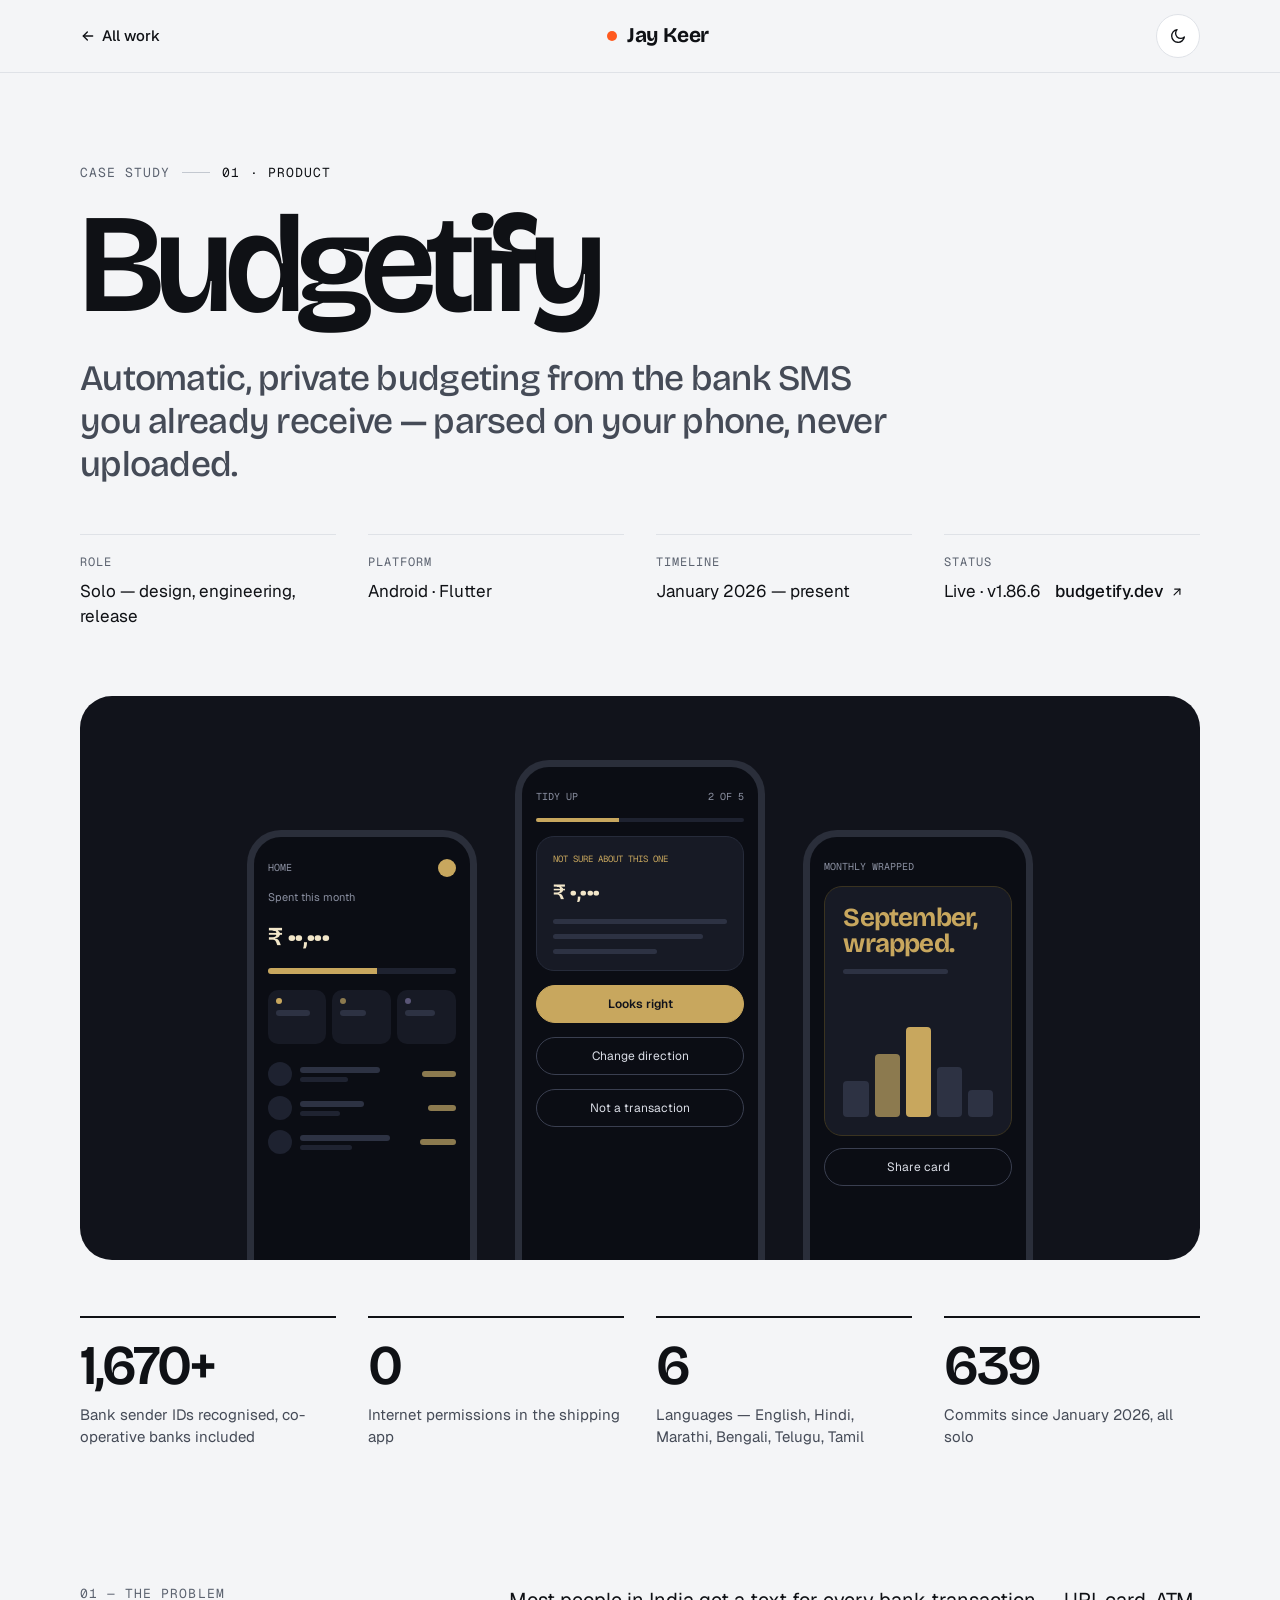
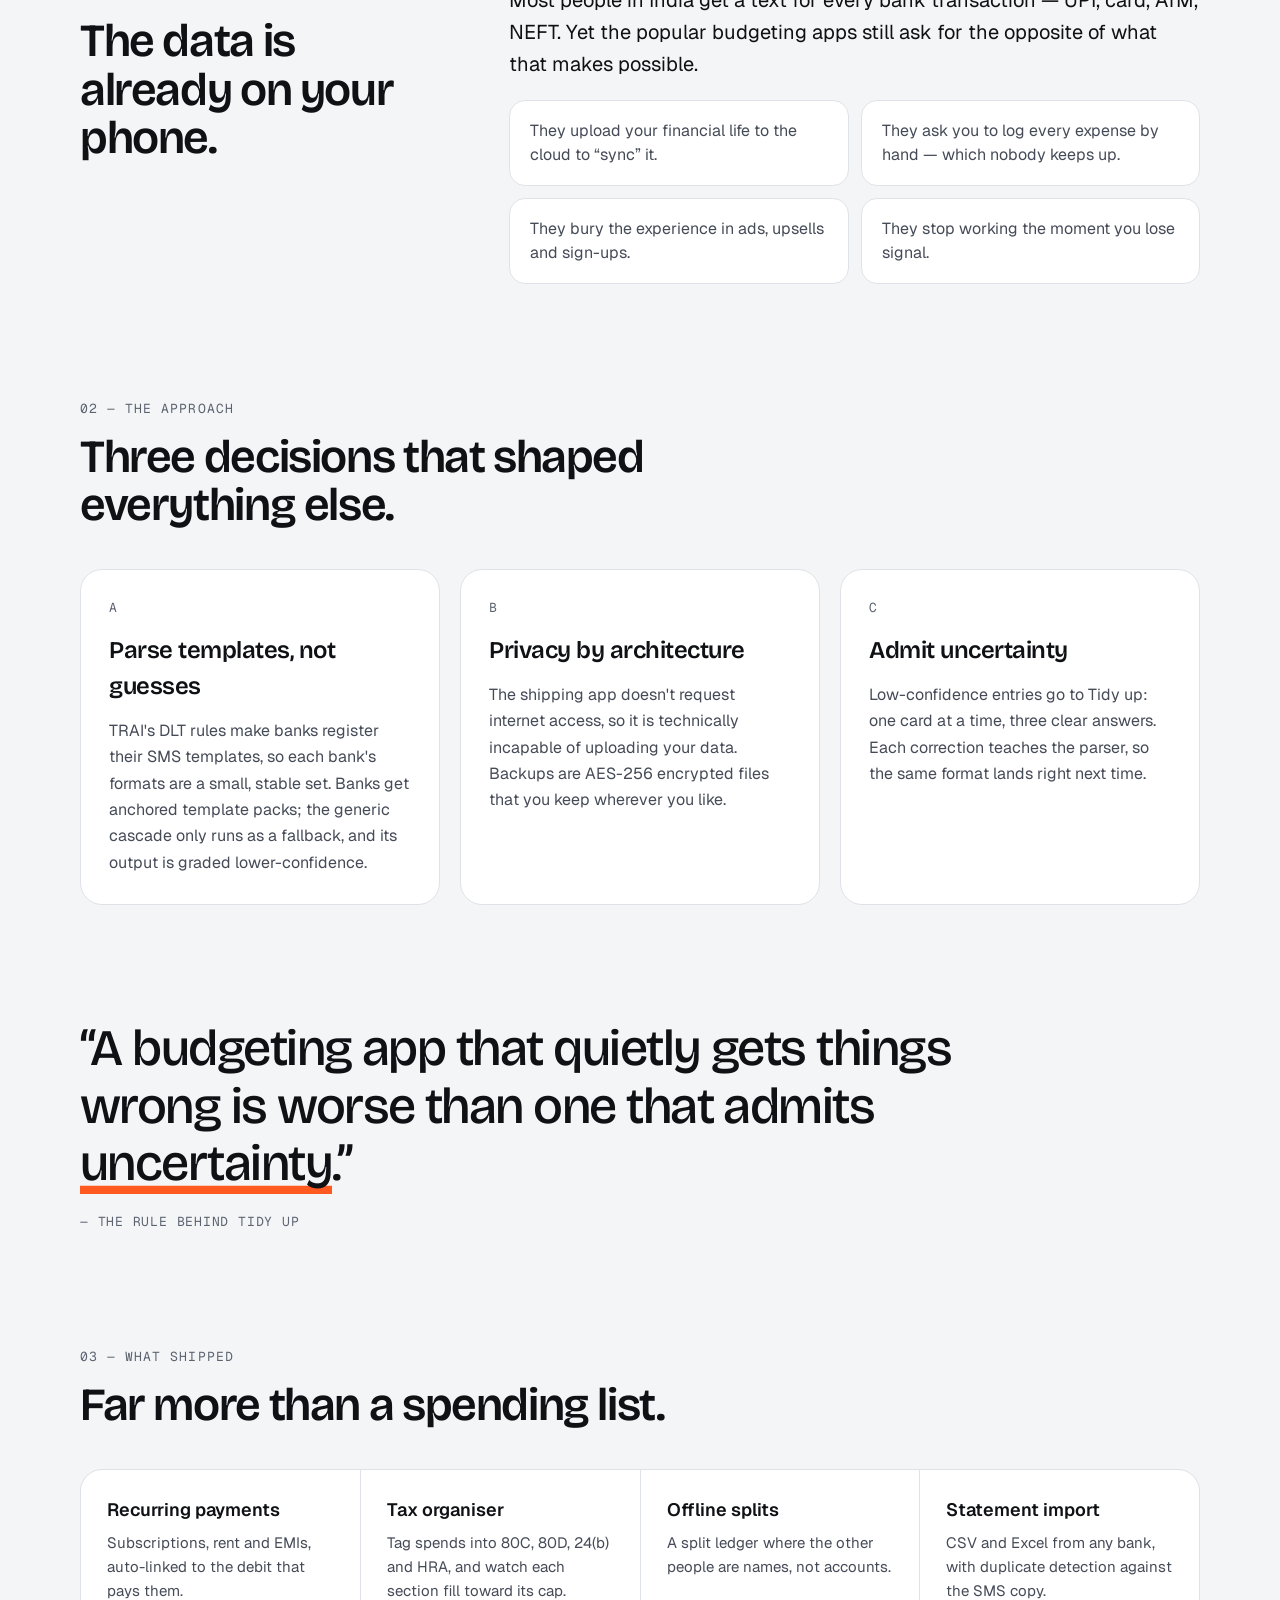
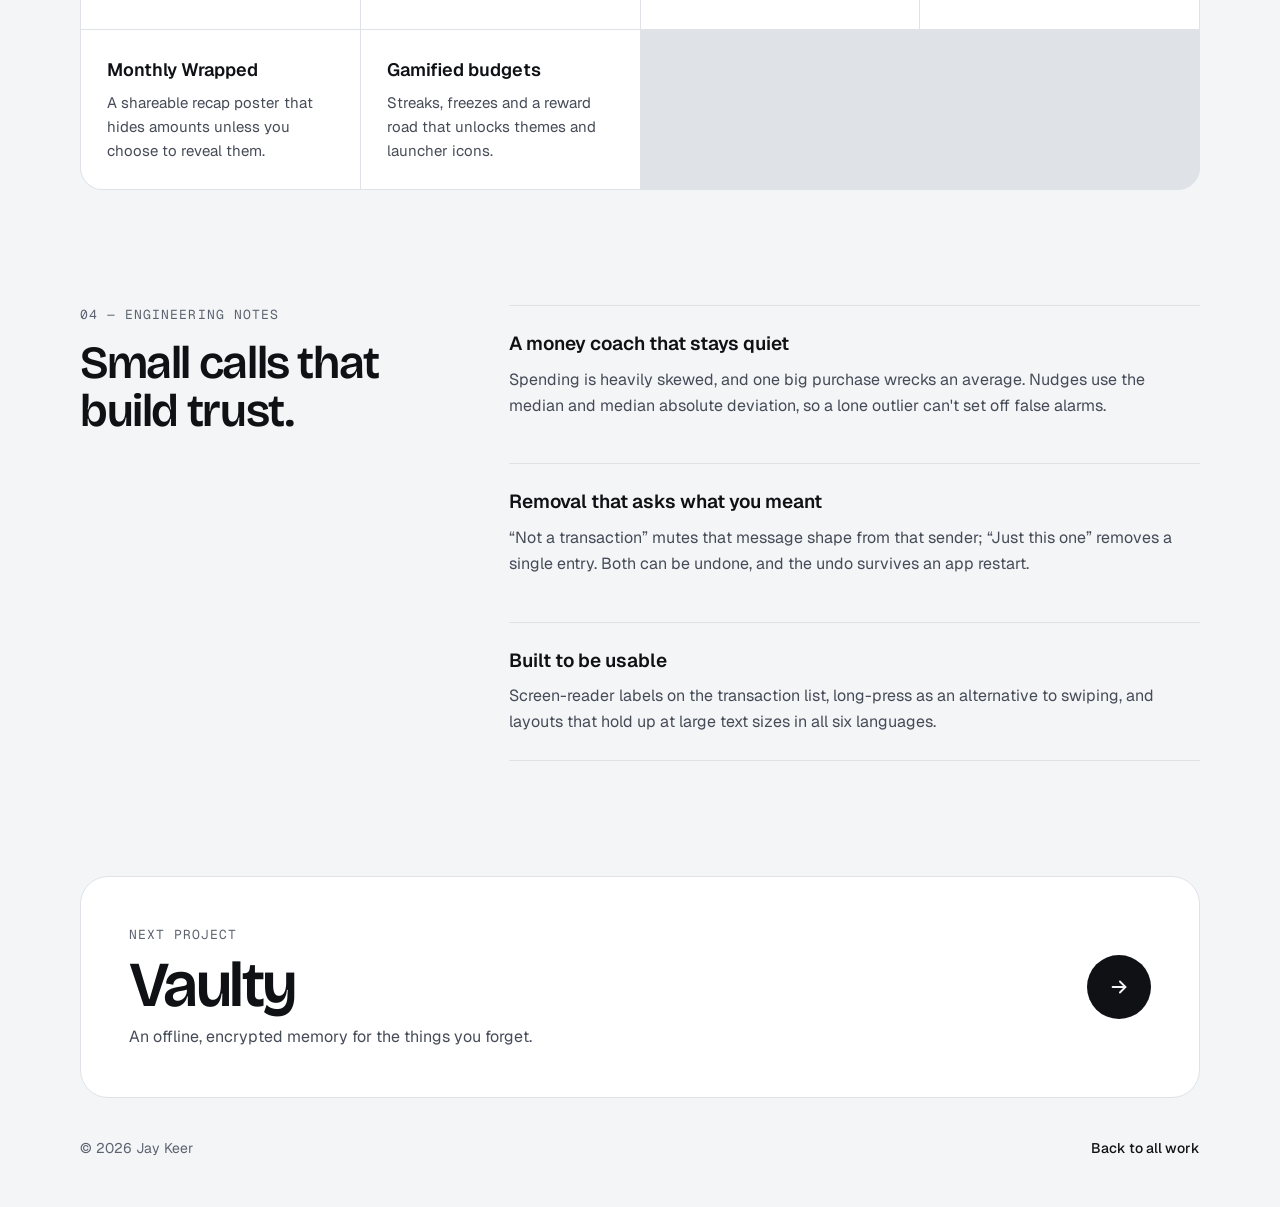
<file: archive/signal/budgetify.html>
<!doctype html>
<html lang="en">
<head>
<meta charset="utf-8">
<meta name="viewport" content="width=device-width, initial-scale=1">
<title>Budgetify — case study · Jay Keer</title>
<meta name="description" content="How Jay Keer designed and built Budgetify, a private, offline budget tracker that parses bank SMS on the device.">
<meta name="theme-color" content="#F4F5F7">
<script>
(function () {
  var d = document.documentElement, t = null, a = null;
  try {
    var p = new URLSearchParams(location.search);
    if (p.get('theme')) localStorage.setItem('jk-theme', p.get('theme'));
    if (p.get('accent')) localStorage.setItem('jk-accent', p.get('accent'));
    t = localStorage.getItem('jk-theme'); a = localStorage.getItem('jk-accent');
  } catch (e) {
    var q = new URLSearchParams(location.search); t = q.get('theme'); a = q.get('accent');
  }
  if (t !== 'light' && t !== 'dark') t = matchMedia('(prefers-color-scheme: dark)').matches ? 'dark' : 'light';
  d.dataset.theme = t;
  if (['cobalt', 'mint', 'champagne'].indexOf(a) > -1) d.dataset.accent = a;
})();
</script>
<link rel="preconnect" href="https://fonts.googleapis.com">
<link rel="preconnect" href="https://fonts.gstatic.com" crossorigin>
<link rel="stylesheet" href="https://fonts.googleapis.com/css2?family=Bricolage+Grotesque:opsz,wght@12..96,500..700&family=Geist:wght@400;500;600&family=Geist+Mono:wght@400;500&display=swap">
<link rel="stylesheet" href="assets/site.css">
<script src="assets/site.js" defer></script>
</head>
<body>
<a class="skip" href="#main">Skip to content</a>

<header class="site-header">
  <div class="wrap cs-bar">
    <a class="link" href="index.html#work">
      <svg width="16" height="16" viewBox="0 0 24 24" fill="none" stroke="currentColor" stroke-width="2" stroke-linecap="round" stroke-linejoin="round" aria-hidden="true"><path d="M19 12H5"/><path d="M11 6l-6 6 6 6"/></svg>All work
    </a>
    <a class="brand" href="index.html" aria-label="Jay Keer, home"><span class="led"></span>Jay Keer</a>
    <div class="header-actions">
      <button class="icon-btn" type="button" data-theme-toggle aria-label="Switch theme">
        <svg class="icon-moon" width="18" height="18" viewBox="0 0 24 24" fill="none" stroke="currentColor" stroke-width="1.8" stroke-linecap="round" stroke-linejoin="round" aria-hidden="true"><path d="M20.5 13.2A8.5 8.5 0 1 1 10.8 3.5a6.6 6.6 0 0 0 9.7 9.7z"/></svg>
        <svg class="icon-sun" width="18" height="18" viewBox="0 0 24 24" fill="none" stroke="currentColor" stroke-width="1.8" stroke-linecap="round" stroke-linejoin="round" aria-hidden="true"><circle cx="12" cy="12" r="4"/><path d="M12 2v2M12 20v2M4.9 4.9l1.4 1.4M17.7 17.7l1.4 1.4M2 12h2M20 12h2M4.9 19.1l1.4-1.4M17.7 6.3l1.4-1.4"/></svg>
      </button>
    </div>
  </div>
</header>

<main id="main">
<section class="wrap cs-hero" aria-label="Overview">
  <p class="eyebrow">Case study<i></i><b>01 · Product</b></p>
  <h1 class="cs-title">Budgetify</h1>
  <p class="cs-sub">Automatic, private budgeting from the bank SMS you already receive — parsed on your phone, never uploaded.</p>
  <dl class="cs-meta">
    <div><dt>ROLE</dt><dd>Solo — design, engineering, release</dd></div>
    <div><dt>PLATFORM</dt><dd>Android · Flutter</dd></div>
    <div><dt>TIMELINE</dt><dd>January 2026 — present</dd></div>
    <div><dt>STATUS</dt><dd>Live · v1.86.6
      <a class="link" href="https://budgetify.dev" target="_blank" rel="noopener">budgetify.dev
        <svg width="14" height="14" viewBox="0 0 24 24" fill="none" stroke="currentColor" stroke-width="2" stroke-linecap="round" stroke-linejoin="round" aria-hidden="true"><path d="M7 17L17 7"/><path d="M8 7h9v9"/></svg>
      </a></dd></div>
  </dl>
</section>

<section class="wrap" aria-label="App screens">
  <div class="cs-screens" aria-hidden="true">
    <div class="phone phone--side">
      <div class="ph-label"><span>HOME</span><span class="ph-avatar"></span></div>
      <div class="ph-small">Spent this month</div>
      <div class="ph-amount">₹ ••,•••</div>
      <div class="ph-progress"><i style="width:58%"></i></div>
      <div class="bank-cards">
        <span><b style="background:#C8A75E"></b><i class="ph-bar" style="width:80%"></i></span>
        <span><b style="background:#8C7A4F"></b><i class="ph-bar" style="width:60%"></i></span>
        <span><b style="background:#5A5677"></b><i class="ph-bar" style="width:70%"></i></span>
      </div>
      <div class="ph-rows">
        <div class="ph-row"><span class="c"></span><span class="t"><span class="ph-bar" style="width:80px"></span><span class="ph-bar ph-bar--dim" style="width:48px"></span></span><span class="ph-bar ph-bar--gold" style="width:34px"></span></div>
        <div class="ph-row"><span class="c"></span><span class="t"><span class="ph-bar" style="width:64px"></span><span class="ph-bar ph-bar--dim" style="width:40px"></span></span><span class="ph-bar ph-bar--gold" style="width:28px"></span></div>
        <div class="ph-row"><span class="c"></span><span class="t"><span class="ph-bar" style="width:90px"></span><span class="ph-bar ph-bar--dim" style="width:52px"></span></span><span class="ph-bar ph-bar--gold" style="width:36px"></span></div>
      </div>
    </div>
    <div class="phone phone--main">
      <div class="ph-label"><span>TIDY UP</span><span>2 OF 5</span></div>
      <div class="ph-progress" style="height:4px"><i style="width:40%"></i></div>
      <div class="tidy">
        <small>NOT SURE ABOUT THIS ONE</small>
        <span class="ph-amount" style="font-size:22px">₹ •,•••</span>
        <span class="ph-bar" style="width:100%;height:5px"></span>
        <span class="ph-bar" style="width:86%;height:5px"></span>
        <span class="ph-bar" style="width:60%;height:5px"></span>
      </div>
      <span class="ph-btn ph-btn--gold">Looks right</span>
      <span class="ph-btn">Change direction</span>
      <span class="ph-btn">Not a transaction</span>
    </div>
    <div class="phone phone--side">
      <div class="ph-label"><span>MONTHLY WRAPPED</span></div>
      <div class="wrapped">
        <strong>September,<br>wrapped.</strong>
        <span class="ph-bar" style="width:70%;height:5px"></span>
        <div class="chart"><i style="height:40%"></i><i style="height:70%;background:#8C7A4F"></i><i style="height:100%;background:#C8A75E"></i><i style="height:55%"></i><i style="height:30%"></i></div>
      </div>
      <span class="ph-btn">Share card</span>
    </div>
  </div>
</section>

<section class="wrap numbers" aria-label="By the numbers">
  <div class="number"><b>1,670+</b><span>Bank sender IDs recognised, co-operative banks included</span></div>
  <div class="number"><b>0</b><span>Internet permissions in the shipping app</span></div>
  <div class="number"><b>6</b><span>Languages — English, Hindi, Marathi, Bengali, Telugu, Tamil</span></div>
  <div class="number"><b>639</b><span>Commits since January 2026, all solo</span></div>
</section>

<section class="section" aria-labelledby="problem">
  <div class="wrap split">
    <div class="split__aside">
      <p class="cs-label">01 — THE PROBLEM</p>
      <h2 class="cs-h2" id="problem">The data is already on your phone.</h2>
    </div>
    <div class="split__main">
      <p class="cs-lead">Most people in India get a text for every bank transaction — UPI, card, ATM, NEFT. Yet the popular budgeting apps still ask for the opposite of what that makes possible.</p>
      <div class="pain">
        <p>They upload your financial life to the cloud to “sync” it.</p>
        <p>They ask you to log every expense by hand — which nobody keeps up.</p>
        <p>They bury the experience in ads, upsells and sign-ups.</p>
        <p>They stop working the moment you lose signal.</p>
      </div>
    </div>
  </div>
</section>

<section class="section" aria-labelledby="approach">
  <div class="wrap">
    <p class="cs-label">02 — THE APPROACH</p>
    <h2 class="cs-h2" id="approach" style="max-width:760px">Three decisions that shaped everything else.</h2>
    <div class="panels">
      <div class="panel"><span>A</span><h3>Parse templates, not guesses</h3><p>TRAI's DLT rules make banks register their SMS templates, so each bank's formats are a small, stable set. Banks get anchored template packs; the generic cascade only runs as a fallback, and its output is graded lower-confidence.</p></div>
      <div class="panel"><span>B</span><h3>Privacy by architecture</h3><p>The shipping app doesn't request internet access, so it is technically incapable of uploading your data. Backups are AES-256 encrypted files that you keep wherever you like.</p></div>
      <div class="panel"><span>C</span><h3>Admit uncertainty</h3><p>Low-confidence entries go to Tidy up: one card at a time, three clear answers. Each correction teaches the parser, so the same format lands right next time.</p></div>
    </div>
  </div>
</section>

<section class="section" aria-label="Pull quote">
  <blockquote class="wrap quote">
    <p>“A budgeting app that quietly gets things wrong is worse than one that admits <span class="mark">uncertainty</span>.”</p>
    <footer>— THE RULE BEHIND TIDY UP</footer>
  </blockquote>
</section>

<section class="section" aria-labelledby="shipped">
  <div class="wrap">
    <p class="cs-label">03 — WHAT SHIPPED</p>
    <h2 class="cs-h2" id="shipped">Far more than a spending list.</h2>
    <div class="features">
      <div><h3>Recurring payments</h3><p>Subscriptions, rent and EMIs, auto-linked to the debit that pays them.</p></div>
      <div><h3>Tax organiser</h3><p>Tag spends into 80C, 80D, 24(b) and HRA, and watch each section fill toward its cap.</p></div>
      <div><h3>Offline splits</h3><p>A split ledger where the other people are names, not accounts.</p></div>
      <div><h3>Statement import</h3><p>CSV and Excel from any bank, with duplicate detection against the SMS copy.</p></div>
      <div><h3>Monthly Wrapped</h3><p>A shareable recap poster that hides amounts unless you choose to reveal them.</p></div>
      <div><h3>Gamified budgets</h3><p>Streaks, freezes and a reward road that unlocks themes and launcher icons.</p></div>
    </div>
  </div>
</section>

<section class="section" aria-labelledby="notes">
  <div class="wrap split">
    <div class="split__aside">
      <p class="cs-label">04 — ENGINEERING NOTES</p>
      <h2 class="cs-h2" id="notes">Small calls that build trust.</h2>
    </div>
    <div class="split__main notes">
      <div><h3>A money coach that stays quiet</h3><p>Spending is heavily skewed, and one big purchase wrecks an average. Nudges use the median and median absolute deviation, so a lone outlier can't set off false alarms.</p></div>
      <div><h3>Removal that asks what you meant</h3><p>“Not a transaction” mutes that message shape from that sender; “Just this one” removes a single entry. Both can be undone, and the undo survives an app restart.</p></div>
      <div><h3>Built to be usable</h3><p>Screen-reader labels on the transaction list, long-press as an alternative to swiping, and layouts that hold up at large text sizes in all six languages.</p></div>
    </div>
  </div>
</section>

<section class="section" aria-label="Next project">
  <div class="wrap">
    <a class="card next" href="index.html#work">
      <span>
        <span class="cs-label">NEXT PROJECT</span>
        <span class="next__title">Vaulty</span>
        <span style="color:var(--ink2)">An offline, encrypted memory for the things you forget.</span>
      </span>
      <span class="next__arrow" aria-hidden="true"><svg width="22" height="22" viewBox="0 0 24 24" fill="none" stroke="currentColor" stroke-width="2" stroke-linecap="round" stroke-linejoin="round"><path d="M5 12h14"/><path d="M13 6l6 6-6 6"/></svg></span>
    </a>
    <footer class="site-footer">
      <span>© 2026 Jay Keer</span>
      <a href="index.html#work">Back to all work</a>
    </footer>
  </div>
</section>
</main>
</body>
</html>
</file>
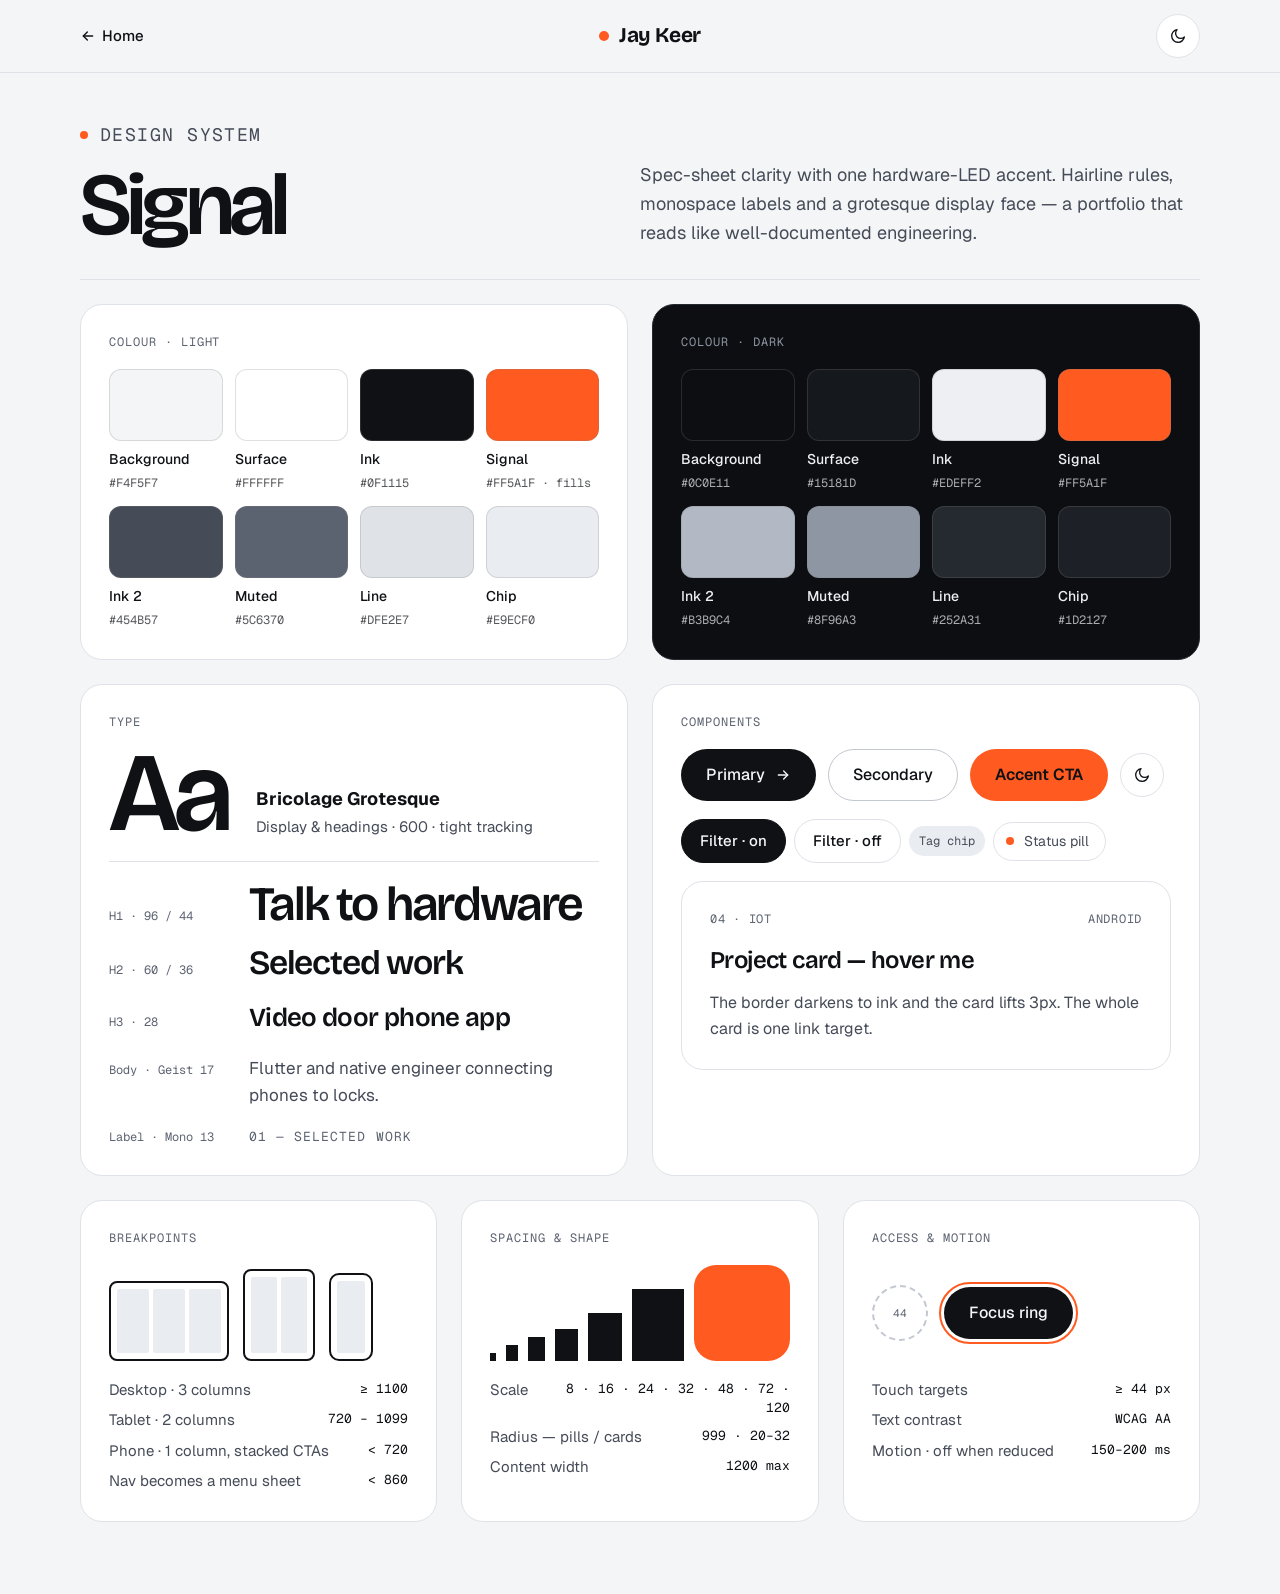
<file: archive/signal/styleguide.html>
<!doctype html>
<html lang="en">
<head>
<meta charset="utf-8">
<meta name="viewport" content="width=device-width, initial-scale=1">
<title>Signal — design system · Jay Keer</title>
<meta name="robots" content="noindex">
<script>
(function () {
  var d = document.documentElement, t = null, a = null;
  try { t = localStorage.getItem('jk-theme'); a = localStorage.getItem('jk-accent'); } catch (e) {}
  if (t !== 'light' && t !== 'dark') t = matchMedia('(prefers-color-scheme: dark)').matches ? 'dark' : 'light';
  d.dataset.theme = t;
  if (['cobalt', 'mint', 'champagne'].indexOf(a) > -1) d.dataset.accent = a;
})();
</script>
<link rel="preconnect" href="https://fonts.googleapis.com">
<link rel="preconnect" href="https://fonts.gstatic.com" crossorigin>
<link rel="stylesheet" href="https://fonts.googleapis.com/css2?family=Bricolage+Grotesque:opsz,wght@12..96,500..700&family=Geist:wght@400;500;600&family=Geist+Mono:wght@400;500&display=swap">
<link rel="stylesheet" href="assets/site.css">
<script src="assets/site.js" defer></script>
<style>
.sg { display: flex; flex-direction: column; gap: 24px; padding-block: 48px 72px; }
.sg-head { display: flex; flex-wrap: wrap; justify-content: space-between; align-items: flex-end; gap: 24px 48px; padding-bottom: 32px; border-bottom: 1px solid var(--line); }
.sg-head h1 { margin-top: 14px; font-family: var(--font-display); font-weight: 600; font-size: clamp(56px, 8vw, 88px); line-height: .95; letter-spacing: -.05em; }
.sg-head p { max-width: 560px; font-size: 18px; line-height: 1.6; color: var(--ink2); }
.sg-row { display: grid; grid-template-columns: repeat(auto-fit, minmax(min(100%, 480px), 1fr)); gap: 24px; }
.sg-row--3 { grid-template-columns: repeat(auto-fit, minmax(min(100%, 300px), 1fr)); }
.box { padding: 28px; border-radius: 22px; border: 1px solid var(--line); background: var(--surface); display: flex; flex-direction: column; gap: 18px; min-width: 0; }
.box__label { font-family: var(--font-mono); font-size: 12px; letter-spacing: .08em; color: var(--muted); }
.swatches { display: grid; grid-template-columns: repeat(auto-fill, minmax(110px, 1fr)); gap: 12px; }
.swatch i { display: block; height: 72px; border-radius: 12px; border: 1px solid rgba(127, 127, 127, .25); }
.swatch b { display: block; margin-top: 8px; font-size: 14px; font-weight: 500; }
.swatch span { font-family: var(--font-mono); font-size: 12px; opacity: .7; }
.box--light { background: #FFFFFF; color: #0F1115; border-color: #DFE2E7; }
.box--dark { background: #0C0E11; color: #EDEFF2; border-color: #252A31; }
.box--dark .box__label { color: #8F96A3; }
.type-row { display: flex; align-items: baseline; gap: 20px; }
.type-row > span:first-child { width: 120px; flex: 0 0 auto; font-family: var(--font-mono); font-size: 12px; color: var(--muted); }
.kv { display: flex; flex-direction: column; gap: 8px; font-size: 15px; color: var(--ink2); }
.kv div { display: flex; justify-content: space-between; gap: 12px; }
.kv b { font-family: var(--font-mono); font-size: 13px; font-weight: 400; color: var(--ink); text-align: right; }
@media (max-width: 560px) { .type-row { flex-direction: column; gap: 4px; } }
</style>
</head>
<body>
<header class="site-header">
  <div class="wrap cs-bar">
    <a class="link" href="index.html">
      <svg width="16" height="16" viewBox="0 0 24 24" fill="none" stroke="currentColor" stroke-width="2" stroke-linecap="round" stroke-linejoin="round" aria-hidden="true"><path d="M19 12H5"/><path d="M11 6l-6 6 6 6"/></svg>Home
    </a>
    <a class="brand" href="index.html" aria-label="Jay Keer, home"><span class="led"></span>Jay Keer</a>
    <div class="header-actions">
      <button class="icon-btn" type="button" data-theme-toggle aria-label="Switch theme">
        <svg class="icon-moon" width="18" height="18" viewBox="0 0 24 24" fill="none" stroke="currentColor" stroke-width="1.8" stroke-linecap="round" stroke-linejoin="round" aria-hidden="true"><path d="M20.5 13.2A8.5 8.5 0 1 1 10.8 3.5a6.6 6.6 0 0 0 9.7 9.7z"/></svg>
        <svg class="icon-sun" width="18" height="18" viewBox="0 0 24 24" fill="none" stroke="currentColor" stroke-width="1.8" stroke-linecap="round" stroke-linejoin="round" aria-hidden="true"><circle cx="12" cy="12" r="4"/><path d="M12 2v2M12 20v2M4.9 4.9l1.4 1.4M17.7 17.7l1.4 1.4M2 12h2M20 12h2M4.9 19.1l1.4-1.4M17.7 6.3l1.4-1.4"/></svg>
      </button>
    </div>
  </div>
</header>

<main class="wrap sg">
  <div class="sg-head">
    <div>
      <p class="eyebrow"><span class="led led--sm"></span>Design system</p>
      <h1>Signal</h1>
    </div>
    <p>Spec-sheet clarity with one hardware-LED accent. Hairline rules, monospace labels and a grotesque display face — a portfolio that reads like well-documented engineering.</p>
  </div>

  <div class="sg-row">
    <div class="box box--light">
      <p class="box__label">COLOUR · LIGHT</p>
      <div class="swatches">
        <div class="swatch"><i style="background:#F4F5F7"></i><b>Background</b><span>#F4F5F7</span></div>
        <div class="swatch"><i style="background:#FFFFFF"></i><b>Surface</b><span>#FFFFFF</span></div>
        <div class="swatch"><i style="background:#0F1115"></i><b>Ink</b><span>#0F1115</span></div>
        <div class="swatch"><i style="background:#FF5A1F"></i><b>Signal</b><span>#FF5A1F · fills</span></div>
        <div class="swatch"><i style="background:#454B57"></i><b>Ink 2</b><span>#454B57</span></div>
        <div class="swatch"><i style="background:#5C6370"></i><b>Muted</b><span>#5C6370</span></div>
        <div class="swatch"><i style="background:#DFE2E7"></i><b>Line</b><span>#DFE2E7</span></div>
        <div class="swatch"><i style="background:#E9ECF0"></i><b>Chip</b><span>#E9ECF0</span></div>
      </div>
    </div>
    <div class="box box--dark">
      <p class="box__label">COLOUR · DARK</p>
      <div class="swatches">
        <div class="swatch"><i style="background:#0C0E11"></i><b>Background</b><span>#0C0E11</span></div>
        <div class="swatch"><i style="background:#15181D"></i><b>Surface</b><span>#15181D</span></div>
        <div class="swatch"><i style="background:#EDEFF2"></i><b>Ink</b><span>#EDEFF2</span></div>
        <div class="swatch"><i style="background:#FF5A1F"></i><b>Signal</b><span>#FF5A1F</span></div>
        <div class="swatch"><i style="background:#B3B9C4"></i><b>Ink 2</b><span>#B3B9C4</span></div>
        <div class="swatch"><i style="background:#8F96A3"></i><b>Muted</b><span>#8F96A3</span></div>
        <div class="swatch"><i style="background:#252A31"></i><b>Line</b><span>#252A31</span></div>
        <div class="swatch"><i style="background:#1D2127"></i><b>Chip</b><span>#1D2127</span></div>
      </div>
    </div>
  </div>

  <div class="sg-row">
    <div class="box">
      <p class="box__label">TYPE</p>
      <div style="display:flex;align-items:flex-end;gap:28px;padding-bottom:22px;border-bottom:1px solid var(--line)">
        <span style="font-family:var(--font-display);font-weight:600;font-size:112px;line-height:.8;letter-spacing:-.05em">Aa</span>
        <span style="display:flex;flex-direction:column;gap:4px"><b style="font-size:18px">Bricolage Grotesque</b><span style="font-size:15px;color:var(--ink2)">Display &amp; headings · 600 · tight tracking</span></span>
      </div>
      <div class="type-row"><span>H1 · 96 / 44</span><span style="font-family:var(--font-display);font-weight:600;font-size:clamp(32px,4vw,48px);line-height:1;letter-spacing:-.045em">Talk to hardware</span></div>
      <div class="type-row"><span>H2 · 60 / 36</span><span style="font-family:var(--font-display);font-weight:600;font-size:34px;line-height:1;letter-spacing:-.035em">Selected work</span></div>
      <div class="type-row"><span>H3 · 28</span><span style="font-family:var(--font-display);font-weight:600;font-size:26px;letter-spacing:-.025em">Video door phone app</span></div>
      <div class="type-row"><span>Body · Geist 17</span><span style="font-size:17px;line-height:1.6;color:var(--ink2)">Flutter and native engineer connecting phones to locks.</span></div>
      <div class="type-row"><span>Label · Mono 13</span><span class="eyebrow" style="gap:0">01 — Selected work</span></div>
    </div>

    <div class="box">
      <p class="box__label">COMPONENTS</p>
      <div style="display:flex;flex-wrap:wrap;gap:12px;align-items:center">
        <a class="btn btn--primary" href="#">Primary
          <svg width="16" height="16" viewBox="0 0 24 24" fill="none" stroke="currentColor" stroke-width="2" stroke-linecap="round" stroke-linejoin="round" aria-hidden="true"><path d="M5 12h14"/><path d="M13 6l6 6-6 6"/></svg>
        </a>
        <a class="btn btn--secondary" href="#">Secondary</a>
        <a class="btn btn--accent" href="#">Accent CTA</a>
        <button class="icon-btn" type="button" data-theme-toggle aria-label="Switch theme">
          <svg class="icon-moon" width="18" height="18" viewBox="0 0 24 24" fill="none" stroke="currentColor" stroke-width="1.8" stroke-linecap="round" stroke-linejoin="round" aria-hidden="true"><path d="M20.5 13.2A8.5 8.5 0 1 1 10.8 3.5a6.6 6.6 0 0 0 9.7 9.7z"/></svg>
          <svg class="icon-sun" width="18" height="18" viewBox="0 0 24 24" fill="none" stroke="currentColor" stroke-width="1.8" stroke-linecap="round" stroke-linejoin="round" aria-hidden="true"><circle cx="12" cy="12" r="4"/><path d="M12 2v2M12 20v2M4.9 4.9l1.4 1.4M17.7 17.7l1.4 1.4M2 12h2M20 12h2M4.9 19.1l1.4-1.4M17.7 6.3l1.4-1.4"/></svg>
        </button>
      </div>
      <div style="display:flex;flex-wrap:wrap;gap:8px;align-items:center">
        <button class="filter" type="button" aria-pressed="true">Filter · on</button>
        <button class="filter" type="button" aria-pressed="false">Filter · off</button>
        <span class="tag">Tag chip</span>
        <span class="pill"><span class="led led--sm"></span>Status pill</span>
      </div>
      <article class="card project" style="min-height:0">
        <p class="meta"><span>04 · IoT</span><span>Android</span></p>
        <h3 class="project__title" style="font-size:24px">Project card — hover me</h3>
        <p class="project__desc">The border darkens to ink and the card lifts 3px. The whole card is one link target.</p>
      </article>
    </div>
  </div>

  <div class="sg-row sg-row--3">
    <div class="box">
      <p class="box__label">BREAKPOINTS</p>
      <div style="display:flex;align-items:flex-end;gap:14px;height:96px" aria-hidden="true">
        <div style="width:120px;height:80px;border:2px solid var(--ink);border-radius:8px;display:grid;grid-template-columns:repeat(3,1fr);gap:4px;padding:6px"><span style="background:var(--chip);border-radius:2px"></span><span style="background:var(--chip);border-radius:2px"></span><span style="background:var(--chip);border-radius:2px"></span></div>
        <div style="width:72px;height:92px;border:2px solid var(--ink);border-radius:8px;display:grid;grid-template-columns:repeat(2,1fr);gap:4px;padding:6px"><span style="background:var(--chip);border-radius:2px"></span><span style="background:var(--chip);border-radius:2px"></span></div>
        <div style="width:44px;height:88px;border:2px solid var(--ink);border-radius:10px;display:grid;gap:4px;padding:6px"><span style="background:var(--chip);border-radius:2px"></span></div>
      </div>
      <div class="kv">
        <div><span>Desktop · 3 columns</span><b>≥ 1100</b></div>
        <div><span>Tablet · 2 columns</span><b>720 – 1099</b></div>
        <div><span>Phone · 1 column, stacked CTAs</span><b>&lt; 720</b></div>
        <div><span>Nav becomes a menu sheet</span><b>&lt; 860</b></div>
      </div>
    </div>
    <div class="box">
      <p class="box__label">SPACING &amp; SHAPE</p>
      <div style="display:flex;align-items:flex-end;gap:10px;height:96px" aria-hidden="true">
        <span style="width:8px;height:8px;background:var(--ink)"></span><span style="width:16px;height:16px;background:var(--ink)"></span><span style="width:24px;height:24px;background:var(--ink)"></span><span style="width:32px;height:32px;background:var(--ink)"></span><span style="width:48px;height:48px;background:var(--ink)"></span><span style="width:72px;height:72px;background:var(--ink)"></span><span style="width:96px;height:96px;flex:0 0 auto;border-radius:22px;background:var(--accent)"></span>
      </div>
      <div class="kv">
        <div><span>Scale</span><b>8 · 16 · 24 · 32 · 48 · 72 · 120</b></div>
        <div><span>Radius — pills / cards</span><b>999 · 20–32</b></div>
        <div><span>Content width</span><b>1200 max</b></div>
      </div>
    </div>
    <div class="box">
      <p class="box__label">ACCESS &amp; MOTION</p>
      <div style="display:flex;align-items:center;gap:16px;height:96px">
        <span style="width:56px;height:56px;border-radius:999px;border:2px dashed var(--line2);display:inline-flex;align-items:center;justify-content:center;font-family:var(--font-mono);font-size:11px;color:var(--muted)">44</span>
        <span class="btn btn--primary" style="outline:2px solid var(--accent);outline-offset:3px">Focus ring</span>
      </div>
      <div class="kv">
        <div><span>Touch targets</span><b>≥ 44 px</b></div>
        <div><span>Text contrast</span><b>WCAG AA</b></div>
        <div><span>Motion · off when reduced</span><b>150–200 ms</b></div>
      </div>
    </div>
  </div>
</main>
</body>
</html>
</file>
<file: assets/bento.css>
/* Bento — Jay Keer portfolio */

:root {
  --bg: #0B0B0C; --tile: #141416; --tile2: #1C1C1F; --line: #26262B; --line2: #34343A;
  --ink: #F4F4F2; --ink2: #A6A6AF; --muted: #8B8B95;
  --accent: #D4F75B; --on-accent: #0B0B0C; --green: #3DDC84; --amber: #F5B83D;
  --r: 24px; --gap: 12px; --max: 1240px; --gut: clamp(16px, 3vw, 32px);
  --sans: 'Geist', ui-sans-serif, system-ui, sans-serif; --mono: 'Geist Mono', ui-monospace, monospace;
  color-scheme: dark;
}

*, *::before, *::after { box-sizing: border-box; }
html { scroll-behavior: smooth; }
body { margin: 0; background: var(--bg); color: var(--ink); font-family: var(--sans); font-size: 16px; line-height: 1.5; -webkit-font-smoothing: antialiased; overflow-x: hidden; }
h1, h2, h3, h4, p, ul, ol, dl, dd, figure { margin: 0; }
a { color: inherit; text-decoration: none; }
button { font: inherit; color: inherit; }
:focus-visible { outline: 2px solid var(--accent); outline-offset: 3px; }
.wrap { max-width: var(--max); margin: 0 auto; padding-inline: var(--gut); }
.label { font-family: var(--mono); font-size: 12px; letter-spacing: .06em; text-transform: uppercase; color: var(--muted); }
.skip { position: absolute; left: 16px; top: -100px; z-index: 100; padding: 12px 18px; border-radius: 999px; background: var(--accent); color: var(--on-accent); font-weight: 600; }
.skip:focus { top: 16px; }

/* ---------- nav ---------- */

.pillnav { position: fixed; top: 14px; left: 50%; transform: translateX(-50%); z-index: 50; width: min(calc(100% - 24px), 820px); }
.pillnav__bar { display: flex; align-items: center; justify-content: space-between; gap: 8px; padding: 6px; border-radius: 999px; border: 1px solid var(--line); background: rgba(20, 20, 22, .72); -webkit-backdrop-filter: blur(18px); backdrop-filter: blur(18px); }
.mark { display: inline-flex; align-items: center; gap: 10px; padding-right: 8px; font-weight: 600; font-size: 15px; white-space: nowrap; }
.mark span:first-child { width: 36px; height: 36px; border-radius: 50%; background: var(--accent); color: var(--on-accent); display: inline-grid; place-items: center; font-size: 13px; font-weight: 700; letter-spacing: -.02em; }
.pillnav__links { display: flex; gap: 2px; }
.pillnav__links a { padding: 10px 13px; border-radius: 999px; font-size: 14px; color: var(--ink2); transition: background-color .15s ease, color .15s ease; }
.pillnav__links a:hover, .pillnav__links a[aria-current="page"] { background: var(--tile2); color: var(--ink); }
.pillnav__end { display: flex; gap: 6px; }
.pillnav .menu-btn { display: none; width: 44px; padding: 0; border-color: var(--line2); background: transparent; }
.sheet { display: none; margin-top: 8px; padding: 8px; border-radius: 24px; border: 1px solid var(--line); background: rgba(20, 20, 22, .94); -webkit-backdrop-filter: blur(18px); backdrop-filter: blur(18px); }
.sheet a { display: flex; justify-content: space-between; padding: 16px; border-radius: 16px; font-size: 20px; font-weight: 600; }
.sheet a:hover { background: var(--tile2); }
.sheet a span { font-family: var(--mono); font-size: 12px; font-weight: 400; color: var(--muted); }
@media (max-width: 820px) {
  .pillnav__links { display: none; }
  .pillnav .menu-btn { display: inline-flex; }
  .pillnav.is-open .sheet { display: block; }
}

/* ---------- buttons, chips ---------- */

.btn { display: inline-flex; align-items: center; justify-content: center; gap: 8px; height: 44px; padding: 0 18px; border-radius: 999px; border: 1px solid transparent; font-size: 15px; font-weight: 500; white-space: nowrap; cursor: pointer; transition: transform .15s ease, background-color .15s ease, border-color .15s ease; }
.btn:hover { transform: translateY(-1px); }
.btn--accent { background: var(--accent); color: var(--on-accent); font-weight: 600; }
.btn--ghost { border-color: var(--line2); color: var(--ink); background: transparent; }
.btn--ghost:hover { border-color: var(--ink2); }
.btn--lg { height: 52px; padding: 0 22px; font-size: 16px; }
.chip { display: inline-flex; align-items: center; gap: 8px; padding: 7px 12px; border-radius: 999px; border: 1px solid var(--line2); background: var(--tile2); font-size: 13px; color: var(--ink2); }
.dot { width: 8px; height: 8px; border-radius: 50%; background: var(--accent); box-shadow: 0 0 0 4px rgba(212, 247, 91, .15); }
.tags { display: flex; flex-wrap: wrap; gap: 6px; }
.tag { padding: 5px 10px; border-radius: 999px; background: var(--tile2); border: 1px solid var(--line); font-family: var(--mono); font-size: 12px; color: var(--ink2); }
.status { display: inline-flex; align-items: center; gap: 8px; font-size: 13px; color: var(--ink); }
.status i { width: 8px; height: 8px; border-radius: 50%; flex: 0 0 auto; }
.status--live i { background: var(--green); box-shadow: 0 0 0 4px rgba(61, 220, 132, .18); }
.status--soon i { background: var(--amber); box-shadow: 0 0 0 4px rgba(245, 184, 61, .18); }
.status--dev i { background: var(--accent); box-shadow: 0 0 0 4px rgba(212, 247, 91, .15); }
code { font-family: var(--mono); font-size: .88em; padding: 1px 6px; border-radius: 6px; background: var(--tile2); border: 1px solid var(--line); color: var(--ink); }
.stretch::after { content: ""; position: absolute; inset: 0; border-radius: inherit; }

/* ---------- tiles ---------- */

.tile { position: relative; overflow: hidden; padding: 28px; border-radius: var(--r); border: 1px solid var(--line); background: var(--tile); min-width: 0; }
.tile--link { transition: border-color .2s ease, transform .2s ease; }
.tile--link:hover { border-color: var(--line2); transform: translateY(-3px); }
.dotgrid { background-color: var(--tile); background-image: radial-gradient(rgba(255, 255, 255, .07) 1px, transparent 1px); background-size: 22px 22px; }

/* ---------- hero bento ---------- */

.bento { display: grid; grid-template-columns: repeat(12, minmax(0, 1fr)); gap: var(--gap); padding-top: 92px; }
.t-intro { grid-column: span 8; grid-row: span 2; min-height: 470px; display: flex; flex-direction: column; justify-content: space-between; gap: 32px; padding: clamp(24px, 3.4vw, 44px); }
.t-intro h1 { font-size: clamp(40px, 5.4vw, 78px); line-height: .98; letter-spacing: -.045em; font-weight: 600; }
.t-intro h1 em { font-style: normal; color: var(--accent); }
.t-intro .lede { max-width: 580px; margin-top: 20px; font-size: clamp(16px, 1.4vw, 19px); line-height: 1.6; color: var(--ink2); }
.ctas { display: flex; flex-wrap: wrap; gap: 10px; }
.t-id { grid-column: span 4; display: flex; flex-direction: column; justify-content: space-between; gap: 24px; }
.avatar { width: 64px; height: 64px; border-radius: 20px; background: var(--accent); color: var(--on-accent); display: grid; place-items: center; font-weight: 700; font-size: 22px; letter-spacing: -.03em; }
.t-id h2 { margin-top: 16px; font-size: 24px; font-weight: 600; letter-spacing: -.02em; }
.t-id p { color: var(--ink2); font-size: 15px; }
.clock { display: flex; justify-content: space-between; align-items: baseline; padding-top: 16px; border-top: 1px solid var(--line); }
.clock b { font-family: var(--mono); font-weight: 500; font-size: 22px; }
.t-study { grid-column: span 4; display: flex; flex-direction: column; gap: 10px; }
.t-study h2 { font-size: 22px; font-weight: 600; letter-spacing: -.02em; }
.t-study p { color: var(--ink2); font-size: 15px; }
.progress { margin-top: auto; }
.progress__track { height: 8px; border-radius: 8px; background: var(--tile2); overflow: hidden; }
.progress__fill { height: 100%; width: 8%; border-radius: 8px; background: var(--accent); }
.progress__legend { display: flex; justify-content: space-between; margin-top: 8px; font-family: var(--mono); font-size: 12px; color: var(--muted); }
.t-stat { grid-column: span 3; display: flex; flex-direction: column; justify-content: space-between; gap: 18px; min-height: 230px; }
.big { display: block; font-size: clamp(48px, 5vw, 68px); font-weight: 600; letter-spacing: -.05em; line-height: 1; }
.big small { font-size: .45em; letter-spacing: -.02em; color: var(--accent); margin-left: 4px; }
.t-stat p { font-size: 15px; line-height: 1.5; color: var(--ink2); }
.t-launch { grid-column: span 6; grid-row: span 2; display: flex; flex-direction: column; gap: 16px; padding-right: 46%; min-height: 360px; }
.t-launch h2 { font-size: 34px; font-weight: 600; letter-spacing: -.035em; }
.t-launch .nums { display: grid; gap: 14px; }
.t-launch .nums b { display: block; font-size: 44px; font-weight: 600; letter-spacing: -.045em; line-height: 1; }
.t-launch .nums b small { font-size: .5em; color: var(--accent); }
.t-launch .nums span { font-size: 14px; color: var(--ink2); }
.t-launch .btn { margin-top: auto; align-self: flex-start; }
.t-stack { grid-column: span 6; display: flex; flex-direction: column; gap: 16px; justify-content: center; }
.marquee { overflow: hidden; -webkit-mask-image: linear-gradient(90deg, transparent, #000 10%, #000 90%, transparent); mask-image: linear-gradient(90deg, transparent, #000 10%, #000 90%, transparent); }
.marquee__track { display: flex; gap: 8px; width: max-content; animation: slide 36s linear infinite; }
.marquee--rev .marquee__track { animation-direction: reverse; }
.marquee:hover .marquee__track { animation-play-state: paused; }
.marquee .tag { font-size: 13px; padding: 8px 12px; }
@keyframes slide { to { transform: translateX(-50%); } }

@media (max-width: 1040px) {
  .bento { grid-template-columns: repeat(6, minmax(0, 1fr)); }
  .t-intro { grid-column: span 6; grid-row: auto; min-height: 0; }
  .t-id, .t-study, .t-stat { grid-column: span 3; }
  .t-launch, .t-stack { grid-column: span 6; grid-row: auto; }
}
@media (max-width: 640px) {
  .bento { grid-template-columns: repeat(2, minmax(0, 1fr)); padding-top: 84px; }
  .t-intro, .t-id, .t-study, .t-launch, .t-stack { grid-column: span 2; }
  .t-stat { grid-column: span 1; min-height: 0; padding: 20px; }
  .t-stat p { font-size: 13px; }
  .t-launch { padding-right: 28px; padding-bottom: 250px; }
  .t-launch .mini-phone { width: 170px; right: 50%; transform: translateX(50%) rotate(6deg); bottom: -120px; }
  .ctas .btn { flex: 1 1 100%; }
}

/* ---------- Budgetify phone (the app's midnight & gold palette) ---------- */

.mini-phone { position: absolute; right: 7%; bottom: -60px; width: 38%; max-width: 230px; aspect-ratio: 9 / 18; border-radius: 30px; border: 6px solid #2A2E3A; background: #0B0D14; padding: 18px 14px; display: flex; flex-direction: column; gap: 10px; transform: rotate(8deg); box-shadow: -24px 30px 60px rgba(0, 0, 0, .5); }
.mini-phone small { font-family: var(--mono); font-size: 9px; color: #8A8FA0; }
.mini-phone strong { font-size: 22px; font-weight: 600; color: #F2E6C9; letter-spacing: -.02em; }
.mini-phone .bar { height: 6px; border-radius: 6px; background: #1E2230; overflow: hidden; }
.mini-phone .bar i { display: block; width: 62%; height: 100%; background: #C8A75E; }
.mini-phone .row { display: flex; align-items: center; gap: 8px; }
.mini-phone .row span { width: 22px; height: 22px; border-radius: 50%; background: #1E2230; flex: 0 0 auto; }
.mini-phone .row em { height: 6px; border-radius: 3px; background: #2D3243; flex: 1; }
.mini-phone .row b { width: 28px; height: 6px; border-radius: 3px; background: #8C7A4F; }

/* ---------- sections ---------- */

.section { padding-top: clamp(80px, 10vw, 128px); scroll-margin-top: 80px; }
.section-head { display: flex; flex-wrap: wrap; justify-content: space-between; align-items: flex-end; gap: 12px 32px; margin-bottom: 24px; }
.section-head h2 { font-size: clamp(34px, 4.4vw, 56px); font-weight: 600; letter-spacing: -.04em; line-height: 1; }
.section-head .label { margin-bottom: 14px; }
.section-head p.aside { max-width: 420px; color: var(--ink2); font-size: 16px; }

/* ---------- products (Budgetify, Vaulty) ---------- */

.products { display: grid; grid-template-columns: repeat(2, minmax(0, 1fr)); gap: var(--gap); }
.product { display: flex; flex-direction: column; padding: 0; }
.product__art { position: relative; height: 320px; overflow: hidden; border-bottom: 1px solid var(--line); display: flex; align-items: flex-end; justify-content: center; gap: 16px; padding: 36px 20px 0; }
.product__art--budgetify { background: #11131B; }
.product__art--vaulty { background: #F6F4EF; }
.product__body { display: flex; flex-direction: column; gap: 20px; padding: clamp(22px, 3vw, 34px); flex: 1; }
.product__top { display: flex; flex-wrap: wrap; justify-content: space-between; align-items: center; gap: 8px 16px; }
.product h3 { font-size: clamp(34px, 3.6vw, 48px); font-weight: 600; letter-spacing: -.045em; line-height: 1; }
.product .pitch { font-size: 17px; line-height: 1.55; color: var(--ink2); }
.kpis { display: grid; grid-template-columns: repeat(3, minmax(0, 1fr)); gap: 8px; }
.kpi { padding: 14px 14px 12px; border-radius: 16px; background: var(--tile2); border: 1px solid var(--line); }
.kpi b { display: block; font-size: 26px; font-weight: 600; letter-spacing: -.03em; line-height: 1.1; }
.kpi span { display: block; margin-top: 4px; font-family: var(--mono); font-size: 11px; line-height: 1.35; color: var(--muted); text-transform: uppercase; }
.uniq { list-style: none; padding: 0; display: grid; gap: 14px; counter-reset: u; }
.uniq li { display: grid; grid-template-columns: 30px minmax(0, 1fr); gap: 10px; font-size: 15px; line-height: 1.55; color: var(--ink2); }
.uniq li::before { content: counter(u, decimal-leading-zero); counter-increment: u; padding-top: 2px; font-family: var(--mono); font-size: 12px; color: var(--accent); }
.uniq li b { color: var(--ink); font-weight: 600; }
.product__cta { margin-top: auto; display: flex; flex-wrap: wrap; gap: 8px; padding-top: 4px; }
@media (max-width: 1040px) { .products { grid-template-columns: 1fr; } }
@media (max-width: 480px) { .kpis { grid-template-columns: 1fr 1fr; } .kpi:last-child { grid-column: span 2; } }

/* phone frames used in product art */
.phone { flex: 0 0 auto; display: flex; flex-direction: column; gap: 10px; border-radius: 30px 30px 0 0; border: 6px solid #2A2E3A; border-bottom: 0; padding: 18px 14px; }
.phone--b { width: 168px; height: 268px; background: #0B0D14; }
.phone--b.tall { height: 290px; }
.phone--b small { font-family: var(--mono); font-size: 9px; color: #8A8FA0; display: flex; justify-content: space-between; }
.phone--b strong { font-size: 22px; font-weight: 600; color: #F2E6C9; letter-spacing: -.02em; }
.phone--b .bar { height: 6px; border-radius: 6px; background: #1E2230; overflow: hidden; }
.phone--b .bar i { display: block; height: 100%; background: #C8A75E; }
.phone--b .row { display: flex; align-items: center; gap: 8px; }
.phone--b .row span { width: 22px; height: 22px; border-radius: 50%; background: #1E2230; flex: 0 0 auto; }
.phone--b .row em { height: 6px; border-radius: 3px; background: #2D3243; flex: 1; }
.phone--b .row b { width: 26px; height: 6px; border-radius: 3px; background: #8C7A4F; }
.phone--b .card { padding: 12px; border-radius: 14px; background: #171A25; border: 1px solid #262B3A; display: flex; flex-direction: column; gap: 8px; }
.phone--b .card small { color: #C8A75E; }
.phone--b .pill { height: 30px; border-radius: 999px; display: grid; place-items: center; font-size: 11px; color: #D9DCE5; border: 1px solid #3A3F50; }
.phone--b .pill.gold { background: #C8A75E; border-color: #C8A75E; color: #11131B; font-weight: 600; }

.phone--v { width: 172px; height: 280px; background: #F6F4EF; border-color: #151419; color: #151419; }
.phone--v .eyebrow { font-size: 8px; letter-spacing: .12em; font-weight: 600; color: #6D6974; }
.phone--v .serif { font-family: 'Instrument Serif', Georgia, serif; font-size: 24px; line-height: 1; }
.phone--v .serif em { color: #5B44F2; }
.phone--v .up { display: flex; align-items: flex-end; gap: 6px; padding: 10px; border-radius: 14px; background: #FFFFFF; border: 1px solid #E4E0D8; }
.phone--v .up b { font-family: 'Instrument Serif', Georgia, serif; font-weight: 400; font-size: 40px; line-height: .8; }
.phone--v .up span { font-size: 9px; line-height: 1.3; color: #54525A; }
.phone--v .item { display: flex; justify-content: space-between; align-items: center; padding: 8px 0; border-bottom: 1px solid #E4E0D8; font-size: 10px; }
.phone--v .item i { font-style: normal; font-family: var(--mono); font-size: 9px; color: #54525A; }
.phone--v .item i.warn { color: #985D0E; }
.phone--v .nav { margin-top: auto; align-self: center; display: flex; align-items: center; gap: 12px; padding: 6px 8px 6px 14px; border-radius: 999px; background: #151419; }
.phone--v .nav span { width: 5px; height: 5px; border-radius: 50%; background: #54525A; }
.phone--v .nav span:first-child { background: #D4F54A; }
.phone--v .nav b { width: 26px; height: 26px; border-radius: 50%; background: #D4F54A; color: #151419; display: grid; place-items: center; font-size: 16px; line-height: 1; }
.phone--v.dark { background: #0D0D0F; border-color: #2A2A31; color: #F3F1EC; }
.phone--v.dark .serif em { color: #9788FF; }
.phone--v.dark .eyebrow { color: #8A8690; }
.phone--v.dark .card-dark { padding: 10px; border-radius: 14px; background: #17171B; border: 1px solid #2A2A31; font-size: 10px; display: flex; flex-direction: column; gap: 6px; }
.phone--v.dark .card-dark i { font-style: normal; font-family: var(--mono); color: #B4B1BA; font-size: 9px; }
.phone--v.dark .blur { height: 8px; border-radius: 4px; background: #2A2A31; }

/* ---------- Godrej work ---------- */

.work { display: grid; grid-template-columns: repeat(12, minmax(0, 1fr)); gap: var(--gap); }
.g1 { grid-column: span 12; display: grid; grid-template-columns: minmax(0, 1.05fr) minmax(0, 1fr); padding: 0; }
.g1__body { display: flex; flex-direction: column; gap: 22px; padding: clamp(24px, 3.6vw, 48px); }
.g1 h3 { font-size: clamp(36px, 4vw, 56px); font-weight: 600; letter-spacing: -.045em; line-height: 1; }
.g1 .pitch { font-size: 17px; line-height: 1.6; color: var(--ink2); max-width: 520px; }
.feats { list-style: none; padding: 0; display: grid; gap: 10px; }
.feats li { display: grid; grid-template-columns: 22px minmax(0, 1fr); gap: 10px; padding: 14px 16px; border-radius: 16px; background: var(--tile2); border: 1px solid var(--line); font-size: 15px; line-height: 1.5; color: var(--ink2); }
.feats li svg { margin-top: 2px; color: var(--accent); }
.feats li b { color: var(--ink); font-weight: 600; }
.range { display: flex; flex-wrap: wrap; gap: 6px; }
.g1__art { position: relative; min-height: 560px; overflow: hidden; display: grid; place-items: center; border-left: 1px solid var(--line);
  background: radial-gradient(70% 60% at 70% 20%, rgba(129, 0, 85, .55), transparent 70%), radial-gradient(60% 50% at 20% 90%, rgba(141, 252, 99, .12), transparent 70%), #120D11; }
.g1-phone { position: relative; z-index: 1; width: 262px; height: 536px; border-radius: 42px; border: 8px solid #1D1D22; overflow: hidden; padding: 26px 14px 14px; display: flex; flex-direction: column; gap: 10px; color: #1B1B1F; transform: rotate(-4deg);
  background: linear-gradient(180deg, #A9CBFF 0%, #DCD3F5 42%, #F7C9DD 72%, #FDE6D6 100%); box-shadow: 0 50px 90px -30px rgba(0, 0, 0, .85); }
.gl { background: rgba(255, 255, 255, .32); border: 1px solid rgba(255, 255, 255, .6); -webkit-backdrop-filter: blur(16px); backdrop-filter: blur(16px); border-radius: 20px; padding: 12px; box-shadow: inset 0 1px 0 rgba(255, 255, 255, .5); }
.g1-hi { display: flex; justify-content: space-between; align-items: center; padding: 2px 4px 6px; }
.g1-hi b { display: block; font-size: 18px; letter-spacing: -.02em; }
.g1-hi span { font-size: 10px; color: #4A4A55; }
.g1-hi i { width: 30px; height: 30px; border-radius: 50%; background: #810055; border: 2px solid rgba(255, 255, 255, .8); }
.g1-lock { border: 2px solid #8DFC63; display: flex; flex-direction: column; gap: 8px; }
.g1-lock .top { display: flex; justify-content: space-between; align-items: center; font-size: 12px; font-weight: 600; }
.g1-lock .top span { font-size: 9px; font-weight: 600; padding: 3px 8px; border-radius: 999px; background: rgba(63, 191, 63, .18); color: #1F7A1F; }
.g1-lock small { font-size: 10px; color: #4A4A55; }
.g1-lock .hold { height: 34px; border-radius: 999px; background: #810055; color: #FFFFFF; font-size: 11px; font-weight: 600; display: grid; place-items: center; }
.g1-row { display: grid; grid-template-columns: 1fr 1fr; gap: 8px; }
.g1-row .gl { padding: 10px; font-size: 11px; font-weight: 600; display: flex; flex-direction: column; gap: 6px; }
.g1-row .gl small { font-size: 9px; font-weight: 500; color: #4A4A55; }
.g1-row .cam { height: 46px; border-radius: 10px; background: linear-gradient(135deg, #2B2B33, #4A4458); position: relative; }
.g1-row .cam::after { content: "LIVE"; position: absolute; left: 6px; top: 5px; font-size: 7px; font-weight: 700; color: #FFFFFF; padding: 1px 4px; border-radius: 4px; background: #EF4444; }
.g1-row .temp { font-size: 22px; font-weight: 600; letter-spacing: -.03em; }
.g1-nav { margin-top: auto; display: flex; justify-content: space-around; align-items: center; padding: 10px; border-radius: 999px; }
.g1-nav span { width: 18px; height: 18px; border-radius: 6px; background: rgba(27, 27, 31, .25); }
.g1-nav span:first-child { background: #810055; }
.g1-trail { position: absolute; z-index: 2; right: 7%; bottom: 12%; width: 190px; transform: rotate(5deg); color: #1B1B1F; background: rgba(255, 255, 255, .55); }
.g1-trail p { font-size: 10px; font-weight: 600; margin-bottom: 6px; }
.g1-trail div { display: flex; justify-content: space-between; gap: 8px; padding: 6px 0; border-top: 1px solid rgba(27, 27, 31, .1); font-size: 9.5px; }
.g1-trail div i { font-style: normal; color: #4A4A55; white-space: nowrap; }
.g1-safe { position: absolute; z-index: 0; left: 8%; top: 12%; width: 150px; transform: rotate(-9deg); color: #1B1B1F; background: rgba(255, 255, 255, .42); font-size: 11px; font-weight: 600; display: flex; flex-direction: column; gap: 4px; }
.g1-safe small { font-size: 9px; font-weight: 500; color: #4A4A55; }
@media (max-width: 1040px) { .g1 { grid-template-columns: 1fr; } .g1__art { border-left: 0; border-top: 1px solid var(--line); min-height: 620px; } }
@media (max-width: 480px) { .g1-trail { right: 4%; width: 160px; } .g1-safe { left: 4%; } }

/* Godrej HOME - iPad panel. Inner sizes use cqw so the mock scales with its frame. */
.gh { grid-column: span 12; display: grid; grid-template-columns: minmax(0, 1.25fr) minmax(0, 1fr); padding: 0; }
.gh__art { position: relative; display: flex; flex-direction: column; justify-content: center; padding: clamp(28px, 4vw, 48px) clamp(16px, 3vw, 40px) clamp(36px, 5vw, 60px); overflow: hidden; border-right: 1px solid var(--line);
  background: radial-gradient(60% 55% at 30% 30%, rgba(129, 0, 85, .5), transparent 70%), radial-gradient(50% 45% at 85% 90%, rgba(141, 252, 99, .1), transparent 70%), #120D11; }
.gh__body { display: flex; flex-direction: column; gap: 22px; padding: clamp(24px, 3.6vw, 48px); }
.gh h3 { font-size: clamp(36px, 4vw, 56px); font-weight: 600; letter-spacing: -.045em; line-height: 1; }
.gh .brandline { margin-top: -12px; font-family: "Instrument Serif", Georgia, serif; font-style: italic; font-size: 21px; color: var(--ink2); }
.gh .pitch { font-size: 17px; line-height: 1.6; color: var(--ink2); max-width: 520px; }
@media (max-width: 1040px) { .gh { grid-template-columns: 1fr; } .gh__art { border-right: 0; border-bottom: 1px solid var(--line); } }

.ipad { position: relative; z-index: 1; width: 100%; max-width: 640px; padding: 1.6%; border-radius: 26px; background: #1C1C20; box-shadow: 0 50px 90px -40px rgba(0, 0, 0, .9), inset 0 0 0 1px rgba(255, 255, 255, .07); }
.ipad__screen { container-type: inline-size; aspect-ratio: 4 / 3; overflow: hidden; padding: 2.4cqw 3cqw; border-radius: 14px; background: #FFFFFF; color: #3A3A40; }
.ip-top { display: flex; justify-content: space-between; align-items: center; }
.ip-brand b { display: block; font-size: 2.6cqw; font-weight: 600; letter-spacing: -.02em; line-height: 1; color: #810055; }
.ip-brand small { display: block; margin: .2cqw 0 0 6.4cqw; font-family: "Instrument Serif", Georgia, serif; font-style: italic; font-size: 1.5cqw; color: #810055; }
.ip-home { display: flex; align-items: center; gap: 1cqw; font-size: 1.4cqw; color: #810055; }
.ip-home i { width: 3.4cqw; height: 3.4cqw; border-radius: 50%; background: radial-gradient(circle at 50% 36%, #CFAE8F 0 28%, #5B4636 29% 58%, #2E2A33 59%); }
.ip-hero { position: relative; height: 20cqw; margin: 1cqw -3cqw 0; overflow: hidden; background: linear-gradient(#EAF0F5, #FFFFFF 80%); }
.house { position: absolute; left: 50%; bottom: 3.4cqw; width: 40cqw; height: 15.5cqw; transform: translateX(-50%); }
.house span { position: absolute; display: flex; gap: .6cqw; }
.h-roof { left: 5cqw; right: 2cqw; top: 0; height: 1.1cqw; background: #E6E5E1; box-shadow: 0 .5cqw .8cqw rgba(0, 0, 0, .1); }
.h-up { left: 7cqw; right: 4cqw; top: 1.1cqw; height: 6.3cqw; padding: .8cqw 1cqw; background: #F6F6F3; }
.h-low { left: 0; right: 0; top: 7.4cqw; height: 7.4cqw; padding: .9cqw 1.4cqw; background: #FBFBF9; box-shadow: inset 0 .6cqw .6cqw -.3cqw rgba(0, 0, 0, .08); }
.house i { flex: 1; border: .25cqw solid #EDEDEA; }
.h-up i { background: linear-gradient(160deg, #6D7C85, #26323A); }
.h-low i { background: radial-gradient(70% 60% at 50% 70%, rgba(242, 194, 123, .85), transparent 70%), linear-gradient(160deg, #6C5C4B, #2A231D); }
.h-deck { left: -3cqw; right: -3cqw; bottom: -1.1cqw; height: 1.1cqw; background: #D9D6CF; }
.tree { position: absolute; bottom: 2.6cqw; border-radius: 50% 50% 46% 46%; background: radial-gradient(circle at 40% 35%, #7BA656, #3C6A2C 75%); }
.tree.t1 { left: 4cqw; width: 13cqw; height: 15cqw; }
.tree.t2 { left: 15cqw; width: 7cqw; height: 9cqw; }
.tree.t3 { right: 4cqw; width: 12cqw; height: 14cqw; }
.lawn { position: absolute; left: 0; right: 0; bottom: 0; height: 5cqw; background: linear-gradient(#8DB86A, rgba(255, 255, 255, 0)); }
.ip-status { display: flex; justify-content: space-between; align-items: center; gap: 2cqw; margin-top: .4cqw; }
.ip-status > span { font-size: 1.35cqw; color: #810055; }
.ip-quick { display: flex; gap: 3.4cqw; }
.dev { display: flex; flex-direction: column; align-items: center; gap: .6cqw; font-size: 1.05cqw; line-height: 1.2; color: #77777F; text-align: center; }
.dev i { width: 6cqw; height: 6cqw; display: grid; place-items: center; border-radius: 50%; border: .45cqw solid #C3DFA0; background: #FFFFFF; color: #810055; box-shadow: 0 .4cqw 1cqw rgba(0, 0, 0, .07); }
.dev i svg { width: 52%; height: 52%; }
.dev.alert i { border-color: #F08A93; }
.dev.off i { border-color: #EEEEEE; background: #F1F1F1; color: #C8C8CC; box-shadow: none; }
.ip-label { display: flex; justify-content: space-between; align-items: baseline; margin-top: 2.4cqw; font-size: 1.45cqw; font-weight: 600; color: #810055; }
.ip-label span { font-size: 1.15cqw; font-weight: 500; }
.ip-tiles { display: grid; grid-template-columns: repeat(4, minmax(0, 1fr)); gap: 2cqw; margin-top: 1.1cqw; }
.ip-tiles figure { margin: 0; text-align: center; font-size: 1.15cqw; color: #66666E; }
.ip-tiles figure span { display: block; height: 10.4cqw; margin-bottom: .7cqw; border-radius: 1.2cqw; box-shadow: 0 .5cqw 1.2cqw rgba(0, 0, 0, .12); }
.ip-tiles figure.sel span { outline: .35cqw solid #810055; outline-offset: .25cqw; }
.sc-morning { background: radial-gradient(60% 50% at 75% 30%, #FFF4DC, transparent 70%), linear-gradient(135deg, #EFE3D0, #CDB79A); }
.sc-night { background: radial-gradient(40% 40% at 70% 40%, rgba(255, 190, 110, .8), transparent 70%), linear-gradient(135deg, #2E2219, #8C5E33); }
.sc-party { background: radial-gradient(40% 50% at 30% 40%, #E0379A, transparent 70%), radial-gradient(40% 50% at 75% 60%, #2EC4B6, transparent 70%), #2A1450; }
.sc-vacation { background: linear-gradient(180deg, #F59A4C 0%, #F8CF87 42%, #F3E3B8 55%, #3FB6C9 56%, #2A8FA6 100%); }
.sp-living { background: linear-gradient(160deg, #F4EEE6 0 55%, #E3D3BF 56%); }
.sp-kitchen { background: linear-gradient(90deg, #F7F7F5 0 30%, #E4E6E8 31% 70%, #CFD3D6 71%); }
.sp-bed { background: linear-gradient(180deg, #F3ECE4 0 50%, #E8DCCD 51% 75%, #D9C6B0 76%); }
.sp-wash { background: linear-gradient(90deg, #EDEFF0 0 60%, #DADDE0 61%); }

.room { container-type: inline-size; position: relative; z-index: 2; align-self: flex-end; width: min(80%, 440px); margin: -10% -1% 0 0; padding: 3.2%; border-radius: 22px; background: #FFFFFF; color: #3A3A40; box-shadow: 0 40px 70px -30px rgba(0, 0, 0, .85); transform: rotate(-2deg); }
.room__head { display: flex; align-items: center; gap: 2cqw; font-size: 3.6cqw; font-weight: 600; color: #810055; }
.room__head i { width: 4.4cqw; height: 4.4cqw; display: grid; place-items: center; border-radius: 50%; border: .5cqw solid #810055; font-style: normal; font-size: 3.4cqw; line-height: 1; }
.room__body { display: grid; grid-template-columns: minmax(0, 1fr) minmax(0, 1.1fr); align-items: center; gap: 3cqw; margin-top: 2cqw; }
.room .grid3 { display: grid; grid-template-columns: repeat(3, minmax(0, 1fr)); gap: 3.4cqw 1cqw; }
.room .dev { font-size: 2.3cqw; gap: 1.2cqw; }
.room .dev i { width: 11.5cqw; height: 11.5cqw; border-width: .9cqw; }
.iso { position: relative; aspect-ratio: 1; }
.iso::before { content: ""; position: absolute; inset: 4%; border-radius: 50%; background: radial-gradient(closest-side, rgba(214, 60, 170, .55), rgba(214, 60, 170, 0)); filter: blur(4px); }
.iso__scene { position: absolute; left: 50%; top: 58%; width: 56%; aspect-ratio: 1; transform: translate(-50%, -50%) rotateX(58deg) rotateZ(45deg); transform-style: preserve-3d; }
.iso__scene > span { position: absolute; display: block; }
.iso__floor { inset: 0; background: repeating-linear-gradient(90deg, #E9D3B2 0 12.5%, #E0C7A2 12.5% 25%); }
.iso__wall { left: 0; top: 0; background: #F7F2EA; }
.iso__wall--back { width: 100%; height: 60%; transform-origin: top; transform: rotateX(90deg); }
.iso__wall--back i { position: absolute; left: 18%; top: 30%; width: 44%; height: 52%; background: linear-gradient(#E3EFF6, #BCD5E5); border: 2px solid #FFFFFF; box-shadow: 0 0 0 1px #DCD3C6; }
.iso__wall--left { width: 60%; height: 100%; transform-origin: left; transform: rotateY(-90deg); background: #EDE5D9; }
.iso__rug { left: 30%; top: 32%; width: 48%; height: 42%; border-radius: 50%; background: #D6CFC4; transform: translateZ(1px); }
.iso__sofa { left: 68%; top: 18%; width: 22%; height: 58%; border-radius: 3px; background: #F1E9DE; box-shadow: -2px 2px 0 #D9CDBD; transform: translateZ(7px); }
.iso__table { left: 42%; top: 42%; width: 16%; height: 18%; border-radius: 2px; background: #B98A5E; transform: translateZ(5px); }
.iso__plant { left: 8%; top: 8%; width: 14%; height: 14%; border-radius: 50%; background: radial-gradient(circle at 40% 40%, #7FAF5A, #3E6B2E); transform: translateZ(12px); }
@media (max-width: 560px) { .room { width: 92%; margin-top: -6%; } }

/* ---------- patents ---------- */

.patent { display: grid; grid-template-columns: minmax(0, 1.5fr) minmax(0, 1fr); gap: 24px 40px; align-items: center; padding: clamp(24px, 3.6vw, 48px); }
.patent h3 { margin-top: 14px; font-size: clamp(30px, 3.4vw, 44px); font-weight: 600; letter-spacing: -.04em; line-height: 1.02; }
.patent p.desc { margin-top: 18px; max-width: 620px; font-size: 16px; line-height: 1.65; color: var(--ink2); }
.patent dl { margin-top: 24px; display: grid; grid-template-columns: repeat(3, minmax(0, 1fr)); gap: 8px; }
.patent dl div { padding: 12px 14px; border-radius: 14px; background: var(--tile2); border: 1px solid var(--line); }
.patent dt { font-family: var(--mono); font-size: 11px; letter-spacing: .06em; text-transform: uppercase; color: var(--muted); }
.patent dd { margin-top: 4px; font-size: 14px; }
.seal { position: relative; aspect-ratio: 1; width: min(100%, 320px); justify-self: center; display: grid; place-items: center; border-radius: 50%; }
.seal::before, .seal::after { content: ""; position: absolute; border-radius: 50%; border: 1px solid var(--line2); }
.seal::before { inset: 0; }
.seal::after { inset: 18%; border-color: rgba(212, 247, 91, .5); border-style: dashed; }
.seal .core { position: relative; width: 44%; aspect-ratio: 1; border-radius: 50%; background: var(--accent); color: var(--on-accent); display: grid; place-items: center; }
.seal .stamp { position: absolute; top: 6%; left: 50%; transform: translateX(-50%) rotate(-6deg); padding: 6px 12px; border-radius: 8px; border: 1.5px solid var(--accent); color: var(--accent); font-family: var(--mono); font-size: 12px; letter-spacing: .14em; background: var(--tile); }
@media (max-width: 860px) { .patent { grid-template-columns: 1fr; } .seal { width: 220px; } .patent dl { grid-template-columns: 1fr; } }

/* ---------- experience & education ---------- */

.xp { display: grid; gap: var(--gap); }
.job { display: grid; grid-template-columns: 260px minmax(0, 1fr); gap: 16px 40px; }
.job h3 { font-size: 22px; font-weight: 600; letter-spacing: -.02em; }
.job .where { margin-top: 6px; color: var(--ink2); font-size: 15px; }
.job .when { margin-top: 14px; }
.job ul { padding-left: 18px; color: var(--ink2); font-size: 16px; line-height: 1.7; }
.job li::marker { color: var(--accent); }
.job--wide { grid-template-columns: 1fr; gap: 22px; }
.job__head { display: flex; flex-wrap: wrap; justify-content: space-between; align-items: flex-start; gap: 8px 24px; }
.job__intro { max-width: 860px; font-size: 17px; line-height: 1.65; color: var(--ink2); }
.areas { display: grid; grid-template-columns: repeat(3, minmax(0, 1fr)); gap: var(--gap); }
.area, .point { display: flex; flex-direction: column; gap: 14px; padding: 22px; border-radius: 18px; background: var(--tile2); border: 1px solid var(--line); }
.area__head { display: flex; align-items: center; gap: 10px; }
.area__head svg { flex: 0 0 auto; color: var(--accent); }
.area h4, .point h4 { font-size: 18px; font-weight: 600; letter-spacing: -.01em; line-height: 1.3; }
.area ul { list-style: none; padding: 0; display: grid; gap: 12px; }
.area li { position: relative; padding-left: 16px; font-size: 15px; line-height: 1.55; color: var(--ink2); }
.area li::before { content: ""; position: absolute; left: 0; top: .62em; width: 6px; height: 6px; border-radius: 50%; background: var(--accent); }
.area li b { color: var(--ink); font-weight: 600; }
.area a, .point a, .lead li a { color: var(--ink); text-decoration: underline; text-decoration-color: var(--line2); text-underline-offset: 3px; }
.area a:hover, .point a:hover { text-decoration-color: var(--accent); }
.points { display: grid; grid-template-columns: repeat(3, minmax(0, 1fr)); gap: var(--gap); }
.points .point:first-child { grid-column: span 2; }
@media (max-width: 1040px) { .points { grid-template-columns: repeat(2, minmax(0, 1fr)); } }
@media (max-width: 640px) { .points { grid-template-columns: 1fr; } .points .point:first-child { grid-column: auto; } }
.point { gap: 8px; }
.point p { font-size: 15px; line-height: 1.55; color: var(--ink2); }
@media (max-width: 1040px) { .areas { grid-template-columns: repeat(2, minmax(0, 1fr)); } .areas .area:last-child { grid-column: span 2; } }
@media (max-width: 700px) { .areas { grid-template-columns: 1fr; } .areas .area:last-child { grid-column: auto; } .job__intro { font-size: 16px; } }
@media (max-width: 760px) { .job { grid-template-columns: 1fr; } .job ul { font-size: 15px; } }
.edu { display: grid; grid-template-columns: repeat(12, minmax(0, 1fr)); gap: var(--gap); }
.edu .tile { grid-column: span 6; display: flex; flex-direction: column; gap: 10px; }
.edu h3 { font-size: 20px; font-weight: 600; letter-spacing: -.02em; }
.edu p { color: var(--ink2); font-size: 15px; line-height: 1.6; }
.edu .label { margin-bottom: 4px; }
@media (max-width: 640px) { .edu .tile { grid-column: span 12; } }
.edu .lead { grid-column: span 12; display: grid; grid-template-columns: minmax(0, 1fr) minmax(0, 1.05fr); align-items: center; gap: 28px 40px; padding: clamp(24px, 3.4vw, 40px); }
.lead h3 { margin-top: 8px; font-size: 26px; }
.lead ul { margin-top: 16px; padding-left: 18px; display: grid; gap: 8px; font-size: 16px; line-height: 1.6; color: var(--ink2); }
.lead li::marker { color: var(--accent); }
.lead li b { color: var(--ink); font-weight: 600; }
.term { position: relative; display: flex; flex-direction: column; overflow: hidden; border-radius: 18px; border: 1px solid var(--line2); background: #0E0E10; transition: transform .2s ease, border-color .2s ease; }
.term:hover { transform: translateY(-3px); border-color: var(--accent); }
.term__bar { display: flex; align-items: center; gap: 6px; padding: 12px 14px; border-bottom: 1px solid var(--line); font-family: var(--mono); font-size: 12px; color: var(--muted); }
.term__bar i { width: 10px; height: 10px; border-radius: 50%; background: #FF5F57; }
.term__bar i:nth-child(2) { background: #FEBC2E; }
.term__bar i:nth-child(3) { background: #28C840; margin-right: 8px; }
.term__body { display: block; padding: 18px 20px 20px; min-height: 196px; font-family: var(--mono); font-size: 13.5px; line-height: 1.8; color: var(--ink2); white-space: pre-wrap; }
.term__body b { font-weight: 500; color: var(--accent); }
.term__body em { font-style: normal; color: var(--ink); }
.term__body .cursor { display: inline-block; width: .6em; height: 1.1em; vertical-align: -.2em; background: var(--accent); animation: blink 1.1s steps(1) infinite; }
@keyframes blink { 50% { opacity: 0; } }
.term__cap { display: flex; flex-direction: column; gap: 4px; padding: 16px 20px; border-top: 1px solid var(--line); background: var(--tile); }
.term__cap b { font-size: 18px; font-weight: 600; letter-spacing: -.01em; }
.term__cap span:last-child { font-size: 14px; color: var(--ink2); }
.term__play { position: absolute; right: 20px; top: 62px; width: 56px; height: 56px; display: grid; place-items: center; border-radius: 50%; background: var(--accent); color: var(--on-accent); box-shadow: 0 12px 30px -10px rgba(212, 247, 91, .6); }
@media (max-width: 860px) { .edu .lead { grid-template-columns: 1fr; } }
@media (prefers-reduced-motion: reduce) { .term__body .cursor { animation: none; } .term { transition: none; } .term:hover { transform: none; } }

/* ---------- contact & footer ---------- */

.cta-tile { background: var(--accent); color: var(--on-accent); border-color: var(--accent); padding: clamp(28px, 6vw, 72px); display: flex; flex-wrap: wrap; justify-content: space-between; align-items: flex-end; gap: 32px; }
.cta-tile h2 { max-width: 760px; font-size: clamp(40px, 6.6vw, 96px); font-weight: 600; line-height: .95; letter-spacing: -.05em; }
.cta-tile .label { color: rgba(11, 11, 12, .65); margin-bottom: 18px; }
.cta-actions { display: flex; flex-direction: column; gap: 10px; min-width: min(100%, 300px); }
.btn--ink { background: var(--on-accent); color: var(--accent); height: 56px; font-size: 16px; }
.btn--line-ink { border-color: rgba(11, 11, 12, .3); color: var(--on-accent); height: 48px; }
.btn--line-ink:hover { border-color: var(--on-accent); }
.cta-actions .row { display: grid; grid-template-columns: repeat(3, minmax(0, 1fr)); gap: 8px; }
.cta-actions .row .btn { padding: 0 8px; }
.toast { position: fixed; left: 50%; bottom: 24px; transform: translate(-50%, 20px); opacity: 0; pointer-events: none; padding: 12px 18px; border-radius: 999px; background: var(--ink); color: var(--bg); font-weight: 500; transition: opacity .2s ease, transform .2s ease; z-index: 60; }
.toast.show { opacity: 1; transform: translate(-50%, 0); }
.site-footer { display: flex; flex-wrap: wrap; justify-content: space-between; gap: 12px; padding: 32px 0 40px; color: var(--muted); font-size: 14px; }
.site-footer a:hover { color: var(--ink); }

/* ---------- case studies ---------- */

.cs-hero { display: grid; grid-template-columns: repeat(12, minmax(0, 1fr)); gap: var(--gap); padding-top: 92px; }
.cs-title { grid-column: span 8; grid-row: span 2; display: flex; flex-direction: column; justify-content: space-between; gap: 28px; padding: clamp(24px, 3.6vw, 48px); min-height: 440px; }
.cs-title h1 { font-size: clamp(52px, 8vw, 120px); font-weight: 600; letter-spacing: -.06em; line-height: .9; }
.cs-title .sub { margin-top: 18px; max-width: 640px; font-size: clamp(18px, 1.8vw, 24px); line-height: 1.4; letter-spacing: -.01em; color: var(--ink2); }
.back { display: inline-flex; align-items: center; gap: 8px; font-size: 14px; color: var(--ink2); }
.back:hover { color: var(--ink); }
.cs-side { grid-column: span 4; display: flex; flex-direction: column; gap: 14px; }
.cs-side .launch b { display: block; font-size: 52px; font-weight: 600; letter-spacing: -.05em; line-height: 1; }
.cs-side .launch b small { font-size: .5em; color: var(--accent); }
.cs-side .launch span { font-size: 14px; color: var(--ink2); }
.cs-side .launch + .launch { padding-top: 14px; border-top: 1px solid var(--line); }
.facts { display: grid; gap: 12px; }
.facts div { display: flex; justify-content: space-between; gap: 16px; padding-bottom: 12px; border-bottom: 1px solid var(--line); font-size: 15px; }
.facts div:last-child { border-bottom: 0; padding-bottom: 0; }
.facts dt { color: var(--muted); }
.facts dd { text-align: right; }
.cs-art { grid-column: span 12; height: 400px; padding: 44px 20px 0; display: flex; justify-content: center; align-items: flex-end; gap: clamp(10px, 3vw, 36px); }
.cs-art--b { background: #11131B; }
.cs-art--v { background: #F6F4EF; }
.cs-art .phone--b { width: 200px; height: 330px; }
.cs-art .phone--b.mid { height: 356px; }
.cs-art .phone--v { width: 200px; height: 330px; }
.cs-art .phone--v.mid { height: 356px; }
@media (max-width: 1040px) { .cs-hero { grid-template-columns: repeat(6, minmax(0, 1fr)); } .cs-title { grid-column: span 6; grid-row: auto; min-height: 0; } .cs-side { grid-column: span 3; } .cs-art { grid-column: span 6; } }
@media (max-width: 640px) { .cs-side { grid-column: span 6; } .cs-art { height: 340px; justify-content: center; } .cs-art .phone--b, .cs-art .phone--v { width: 170px; height: 290px; } .cs-art .side { display: none; } }

.why { display: grid; grid-template-columns: repeat(3, minmax(0, 1fr)); gap: var(--gap); }
.why .tile { display: flex; flex-direction: column; gap: 12px; }
.why .n { font-family: var(--mono); font-size: 12px; color: var(--accent); }
.why h3 { font-size: 21px; font-weight: 600; letter-spacing: -.02em; line-height: 1.2; }
.why p { font-size: 15px; line-height: 1.6; color: var(--ink2); }
.why .tile.wide { grid-column: span 2; }
@media (max-width: 1040px) { .why { grid-template-columns: repeat(2, minmax(0, 1fr)); } .why .tile.wide { grid-column: span 2; } }
@media (max-width: 640px) { .why { grid-template-columns: 1fr; } .why .tile.wide { grid-column: auto; } }

.compare { padding: 0; }
.compare__scroll { overflow-x: auto; }
.compare table { width: 100%; min-width: 560px; border-collapse: collapse; font-size: 15px; }
.compare th, .compare td { padding: 16px 22px; text-align: left; border-bottom: 1px solid var(--line); vertical-align: top; }
.compare thead th { font-family: var(--mono); font-size: 12px; font-weight: 400; letter-spacing: .06em; text-transform: uppercase; color: var(--muted); background: var(--tile2); }
.compare tbody th { font-weight: 500; color: var(--ink2); width: 30%; }
.compare td.us { color: var(--ink); font-weight: 500; }
.compare td.us::before { content: ""; display: inline-block; width: 7px; height: 7px; margin-right: 10px; border-radius: 50%; background: var(--accent); vertical-align: 2px; }
.compare td.them { color: var(--muted); }
.compare tr:last-child th, .compare tr:last-child td { border-bottom: 0; }

.process { display: grid; grid-template-columns: repeat(3, minmax(0, 1fr)); gap: var(--gap); counter-reset: step; }
.step { display: flex; flex-direction: column; gap: 12px; }
.step::before { counter-increment: step; content: counter(step, decimal-leading-zero); font-family: var(--mono); font-size: 13px; color: var(--on-accent); background: var(--accent); width: 36px; height: 36px; border-radius: 50%; display: grid; place-items: center; }
.step h3 { font-size: 20px; font-weight: 600; letter-spacing: -.02em; }
.step p { font-size: 15px; line-height: 1.6; color: var(--ink2); }
.step .proof { margin-top: auto; padding-top: 12px; border-top: 1px solid var(--line); font-family: var(--mono); font-size: 12px; color: var(--ink); }
@media (max-width: 1040px) { .process { grid-template-columns: repeat(2, minmax(0, 1fr)); } }
@media (max-width: 640px) { .process { grid-template-columns: 1fr; } }

.band { display: grid; grid-template-columns: repeat(6, minmax(0, 1fr)); gap: var(--gap); }
.band .tile { padding: 22px; }
.band b { display: block; font-size: clamp(30px, 3vw, 40px); font-weight: 600; letter-spacing: -.04em; line-height: 1; }
.band span { display: block; margin-top: 8px; font-size: 13px; color: var(--ink2); }
@media (max-width: 1040px) { .band { grid-template-columns: repeat(3, minmax(0, 1fr)); } }
@media (max-width: 480px) { .band { grid-template-columns: repeat(2, minmax(0, 1fr)); } }

.notes { display: grid; grid-template-columns: repeat(3, minmax(0, 1fr)); gap: var(--gap); }
.notes .tile { display: flex; flex-direction: column; gap: 10px; }
.notes h3 { font-size: 18px; font-weight: 600; }
.notes p { font-size: 15px; line-height: 1.6; color: var(--ink2); }
@media (max-width: 1040px) { .notes { grid-template-columns: 1fr; } }

.quote { padding: clamp(28px, 5vw, 64px); }
.quote p { max-width: 980px; font-size: clamp(26px, 3.6vw, 48px); font-weight: 600; line-height: 1.12; letter-spacing: -.035em; }
.quote p em { font-style: normal; color: var(--accent); }
.quote .label { margin-top: 20px; }

.system { display: grid; grid-template-columns: minmax(0, 1fr) minmax(0, 1fr); gap: var(--gap); }
.swatches { display: grid; grid-template-columns: repeat(4, minmax(0, 1fr)); gap: 8px; margin-top: 18px; }
.swatches div i { display: block; height: 64px; border-radius: 12px; border: 1px solid rgba(255, 255, 255, .12); }
.swatches div b { display: block; margin-top: 8px; font-size: 13px; font-weight: 500; }
.swatches div span { font-family: var(--mono); font-size: 11px; color: var(--muted); }
.rules { list-style: none; padding: 0; margin-top: 18px; display: grid; gap: 10px; }
.rules li { display: grid; grid-template-columns: 22px minmax(0, 1fr); gap: 8px; font-size: 15px; color: var(--ink2); line-height: 1.5; }
.rules li::before { content: "—"; color: var(--accent); }
.type-sample { margin-top: 18px; padding: 22px; border-radius: 16px; background: #F6F4EF; color: #151419; }
.type-sample .serif { font-family: 'Instrument Serif', Georgia, serif; font-size: clamp(34px, 4vw, 52px); line-height: 1; }
.type-sample .serif em { color: #5B44F2; }
.type-sample p { margin-top: 10px; font-family: 'Instrument Sans', var(--sans); font-size: 14px; color: #54525A; }
.type-sample code { font-family: 'DM Mono', var(--mono); font-size: 13px; color: #151419; background: #EFECE5; padding: 2px 6px; border-radius: 6px; }
@media (max-width: 860px) { .system { grid-template-columns: 1fr; } }

.next { display: flex; flex-wrap: wrap; justify-content: space-between; align-items: center; gap: 20px; padding: clamp(24px, 4vw, 48px); }
.next b { display: block; margin-top: 8px; font-size: clamp(36px, 5vw, 64px); font-weight: 600; letter-spacing: -.05em; line-height: 1; }
.next .go { width: 64px; height: 64px; border-radius: 50%; background: var(--accent); color: var(--on-accent); display: grid; place-items: center; flex: 0 0 auto; transition: transform .2s ease; }
.next:hover .go { transform: rotate(-45deg); }

@media (prefers-reduced-motion: reduce) {
  html { scroll-behavior: auto; }
  .marquee__track { animation: none; flex-wrap: wrap; width: auto; }
  .marquee { -webkit-mask-image: none; mask-image: none; }
  .marquee__track [aria-hidden="true"] { display: none; }
  .btn, .tile--link, .next .go { transition: none; }
  .btn:hover, .tile--link:hover { transform: none; }
}
</file>
<file: archive/signal/assets/site.css>
/* Signal — Jay Keer portfolio */

:root {
  --bg: #F4F5F7;
  --surface: #FFFFFF;
  --ink: #0F1115;
  --ink2: #454B57;
  --muted: #5C6370;
  --line: #DFE2E7;
  --line2: #C3C8D0;
  --chip: #E9ECF0;
  --accent: #FF5A1F;
  --on-accent: #0F1115;
  --accent-a: rgba(255, 90, 31, .45);
  --gut: clamp(16px, 4vw, 40px);
  --max: 1200px;
  --font-display: 'Bricolage Grotesque', ui-sans-serif, sans-serif;
  --font-body: 'Geist', ui-sans-serif, system-ui, sans-serif;
  --font-mono: 'Geist Mono', ui-monospace, monospace;
  color-scheme: light;
}

@media (prefers-color-scheme: dark) {
  :root:not([data-theme="light"]) {
    --bg: #0C0E11; --surface: #15181D; --ink: #EDEFF2; --ink2: #B3B9C4;
    --muted: #8F96A3; --line: #252A31; --line2: #3A404A; --chip: #1D2127;
    color-scheme: dark;
  }
}
:root[data-theme="dark"] {
  --bg: #0C0E11; --surface: #15181D; --ink: #EDEFF2; --ink2: #B3B9C4;
  --muted: #8F96A3; --line: #252A31; --line2: #3A404A; --chip: #1D2127;
  color-scheme: dark;
}

:root[data-accent="cobalt"]    { --accent: #2F5BFF; --on-accent: #FFFFFF; --accent-a: rgba(47, 91, 255, .45); }
:root[data-accent="mint"]      { --accent: #12B886; --on-accent: #0F1115; --accent-a: rgba(18, 184, 134, .45); }
:root[data-accent="champagne"] { --accent: #C8A75E; --on-accent: #0F1115; --accent-a: rgba(200, 167, 94, .45); }

/* ---------- base ---------- */

*, *::before, *::after { box-sizing: border-box; }
html { scroll-behavior: smooth; -webkit-text-size-adjust: 100%; }
body {
  margin: 0; background: var(--bg); color: var(--ink);
  font-family: var(--font-body); font-size: 16px; line-height: 1.5;
  -webkit-font-smoothing: antialiased; overflow-x: hidden;
}
h1, h2, h3, p, ul, dl, dd, blockquote { margin: 0; }
a { color: inherit; text-decoration: none; }
button { font: inherit; color: inherit; }
[hidden] { display: none !important; }
:focus-visible { outline: 2px solid var(--accent); outline-offset: 3px; }
.sr-only { position: absolute; width: 1px; height: 1px; overflow: hidden; clip: rect(0 0 0 0); white-space: nowrap; }
.skip { position: absolute; left: 16px; top: -100px; z-index: 100; padding: 12px 18px; border-radius: 999px; background: var(--ink); color: var(--bg); font-weight: 500; }
.skip:focus { top: 16px; }

.wrap { max-width: var(--max); margin: 0 auto; padding-inline: var(--gut); }
.display { font-family: var(--font-display); font-weight: 600; }
.mono { font-family: var(--font-mono); }

/* ---------- header ---------- */

.site-header {
  position: sticky; top: 0; z-index: 50;
  background: color-mix(in srgb, var(--bg) 86%, transparent);
  -webkit-backdrop-filter: blur(14px); backdrop-filter: blur(14px);
  border-bottom: 1px solid var(--line);
}
.site-header__bar { height: 72px; display: flex; align-items: center; justify-content: space-between; gap: 24px; }
.brand { display: inline-flex; align-items: center; gap: 10px; white-space: nowrap; font-family: var(--font-display); font-weight: 700; font-size: 21px; letter-spacing: -.02em; }
.led { width: 10px; height: 10px; border-radius: 50%; background: var(--accent); flex: 0 0 auto; animation: pulse 2.2s ease-out infinite; }
.led--sm { width: 8px; height: 8px; }
@keyframes pulse {
  0% { box-shadow: 0 0 0 0 var(--accent-a); }
  70% { box-shadow: 0 0 0 10px transparent; }
  100% { box-shadow: 0 0 0 0 transparent; }
}
.nav-links { display: flex; align-items: center; gap: 36px; font-size: 15px; font-weight: 500; color: var(--ink2); }
.nav-links a { padding: 12px 0; transition: color .15s ease; }
.nav-links a:hover, .nav-links a.is-active { color: var(--ink); }
.nav-links a.is-active { box-shadow: inset 0 -2px 0 var(--accent); }
.header-actions { display: flex; align-items: center; gap: 8px; }
.icon-btn {
  width: 44px; height: 44px; padding: 0; border-radius: 999px; cursor: pointer;
  border: 1px solid var(--line); background: var(--surface); color: var(--ink);
  display: inline-flex; align-items: center; justify-content: center; transition: border-color .15s ease;
}
.icon-btn:hover { border-color: var(--ink); }
.icon-sun { display: none; }
:root[data-theme="dark"] .icon-sun { display: block; }
:root[data-theme="dark"] .icon-moon { display: none; }
.burger { display: none; }
.burger .icon-close { display: none; }
.site-header.is-open .burger .icon-close { display: block; }
.site-header.is-open .burger .icon-menu { display: none; }
.mnav { display: none; flex-direction: column; padding: 4px var(--gut) 28px; border-top: 1px solid var(--line); background: var(--bg); }
.mnav a {
  display: flex; justify-content: space-between; align-items: baseline; padding: 16px 0;
  font-family: var(--font-display); font-weight: 600; font-size: 32px; letter-spacing: -.03em;
  border-bottom: 1px solid var(--line);
}
.mnav a:last-child { border-bottom: 0; }
.mnav a span { font-family: var(--font-mono); font-size: 12px; font-weight: 400; letter-spacing: 0; color: var(--muted); }
@media (max-width: 860px) {
  .nav-links, .header-actions .header-cta { display: none; }
  .burger { display: inline-flex; }
  .site-header.is-open .mnav { display: flex; }
}

/* ---------- buttons & links ---------- */

.btn {
  display: inline-flex; align-items: center; justify-content: center; gap: 10px;
  height: 52px; padding: 0 24px; border-radius: 999px; border: 1px solid transparent;
  font-weight: 500; font-size: 16px; white-space: nowrap; cursor: pointer;
  transition: transform .15s ease, border-color .15s ease;
}
.btn:hover { transform: translateY(-1px); }
.btn--primary { background: var(--ink); color: var(--bg); }
.btn--secondary { border-color: var(--line2); color: var(--ink); }
.btn--secondary:hover { border-color: var(--ink); }
.btn--accent { background: var(--accent); color: var(--on-accent); font-weight: 600; }
.btn--sm { height: 44px; padding: 0 20px; font-size: 15px; }
.link { display: inline-flex; align-items: center; gap: 6px; min-height: 44px; }
.link:hover { text-decoration: underline; text-decoration-color: var(--accent); text-decoration-thickness: 2px; text-underline-offset: 5px; }

/* ---------- shared bits ---------- */

.eyebrow { display: flex; align-items: center; gap: 12px; font-family: var(--font-mono); font-size: 13px; letter-spacing: .08em; text-transform: uppercase; color: var(--muted); }
.eyebrow b { font-weight: 400; color: var(--ink); }
.eyebrow i { width: 28px; height: 1px; background: var(--line2); }
.mark { box-shadow: inset 0 -.16em 0 var(--accent); }
.tags { display: flex; flex-wrap: wrap; gap: 6px; }
.tag { padding: 6px 10px; border-radius: 999px; background: var(--chip); font-family: var(--font-mono); font-size: 12px; color: var(--ink2); }
.meta { display: flex; justify-content: space-between; gap: 12px; font-family: var(--font-mono); font-size: 12px; letter-spacing: .06em; text-transform: uppercase; color: var(--muted); }
.meta .dot { display: inline-block; width: 6px; height: 6px; margin-right: 8px; border-radius: 50%; background: var(--accent); vertical-align: middle; }
.card { position: relative; background: var(--surface); border: 1px solid var(--line); border-radius: 22px; transition: border-color .2s ease, transform .2s ease; }
.card:hover { border-color: var(--ink); transform: translateY(-3px); }
.stretch::after { content: ""; position: absolute; inset: 0; border-radius: inherit; }
.ring { position: absolute; left: 50%; top: 50%; transform: translate(-50%, -50%); border-radius: 50%; border: 1px solid var(--line); pointer-events: none; }

/* ---------- hero ---------- */

.hero { overflow: hidden; }
.hero__grid { display: flex; flex-wrap: wrap; align-items: center; gap: 56px 64px; padding-block: clamp(56px, 8vw, 112px) clamp(56px, 8vw, 104px); }
.hero__copy { flex: 1 1 540px; min-width: 0; display: flex; flex-direction: column; align-items: flex-start; gap: 28px; }
.pill { display: inline-flex; align-items: center; gap: 10px; padding: 8px 16px 8px 12px; border: 1px solid var(--line); border-radius: 999px; background: var(--surface); font-size: 14px; color: var(--ink2); }
.hero__title { font-family: var(--font-display); font-weight: 600; font-size: clamp(44px, 7.2vw, 96px); line-height: .98; letter-spacing: -.045em; }
.hero__lede { max-width: 560px; font-size: clamp(17px, 1.5vw, 20px); line-height: 1.6; color: var(--ink2); }
.hero__ctas { display: flex; flex-wrap: wrap; gap: 12px; padding-top: 8px; }
.hero__links { display: flex; flex-wrap: wrap; gap: 0 24px; margin-top: -12px; font-size: 15px; color: var(--ink2); }
.hero__visual { position: relative; flex: 1 1 380px; min-width: 0; display: flex; align-items: center; justify-content: center; padding: 48px 0; }
.hero__visual .ring--1 { width: 600px; height: 600px; }
.hero__visual .ring--2 { width: 440px; height: 440px; }
.hero__visual .ring--3 { width: 280px; height: 280px; border-style: dashed; border-color: var(--line2); }

.readout {
  position: relative; width: 100%; max-width: 440px; overflow: hidden;
  background: var(--surface); border: 1px solid var(--line); border-radius: 20px;
  box-shadow: 0 30px 60px -30px rgba(15, 17, 21, .28);
  font-family: var(--font-mono); font-size: 13px;
}
.readout__head { display: flex; align-items: center; justify-content: space-between; gap: 12px; padding: 16px 20px; border-bottom: 1px solid var(--line); background: var(--bg); }
.readout__status { display: inline-flex; align-items: center; gap: 10px; letter-spacing: .08em; }
.readout__id { display: inline-flex; align-items: flex-end; gap: 10px; color: var(--muted); }
.bars { display: inline-flex; align-items: flex-end; gap: 2px; height: 14px; }
.bars i { width: 3px; border-radius: 1px; background: var(--ink); }
.bars i:nth-child(1) { height: 5px; } .bars i:nth-child(2) { height: 8px; } .bars i:nth-child(3) { height: 11px; } .bars i:nth-child(4) { height: 14px; }
.readout dl { padding: 6px 20px 10px; }
.readout dl div { display: grid; grid-template-columns: 104px minmax(0, 1fr); gap: 12px; padding: 12px 0; border-bottom: 1px solid var(--line); }
.readout dl div:last-child { border-bottom: 0; }
.readout dt { color: var(--muted); }
.readout__foot { display: flex; justify-content: space-between; gap: 12px; padding: 14px 20px; border-top: 1px solid var(--line); font-size: 12px; color: var(--muted); }

@media (max-width: 720px) {
  .hero__ctas { align-self: stretch; }
  .hero__ctas .btn { flex: 1 1 100%; }
  .hero__visual { padding: 20px 0; }
  .hero__visual .ring--1 { width: 460px; height: 460px; }
  .hero__visual .ring--2 { display: none; }
  .readout dl div { grid-template-columns: 88px minmax(0, 1fr); }
}

/* ---------- tool strip ---------- */

.strip { border-block: 1px solid var(--line); background: var(--surface); }
.strip__inner { display: flex; flex-wrap: wrap; align-items: center; gap: 16px 32px; padding-block: 24px; }
.strip__label { font-family: var(--font-mono); font-size: 12px; letter-spacing: .08em; text-transform: uppercase; color: var(--muted); }
.strip__list { display: flex; flex-wrap: wrap; gap: 8px 22px; padding: 0; list-style: none; font-size: 15px; font-weight: 500; color: var(--ink2); }
@media (max-width: 720px) {
  .strip__inner { flex-wrap: nowrap; overflow-x: auto; white-space: nowrap; scrollbar-width: none; padding-block: 18px; }
  .strip__inner::-webkit-scrollbar { display: none; }
  .strip__list { flex-wrap: nowrap; }
}

/* ---------- sections ---------- */

.section { padding-top: clamp(72px, 9vw, 120px); scroll-margin-top: 72px; }
.section-head { display: flex; flex-wrap: wrap; align-items: flex-end; justify-content: space-between; gap: 20px 48px; padding-top: 28px; border-top: 1px solid var(--line); }
.section-head__main { flex: 1 1 520px; min-width: 0; }
.section-title { margin-top: 16px; font-family: var(--font-display); font-weight: 600; font-size: clamp(36px, 4.6vw, 60px); line-height: 1.02; letter-spacing: -.035em; }
.section-head__aside { flex: 0 1 360px; font-size: 17px; line-height: 1.6; color: var(--ink2); }

/* ---------- work ---------- */

.filters { display: flex; flex-wrap: wrap; gap: 8px; margin-top: 40px; }
.filter {
  flex: 0 0 auto; display: inline-flex; align-items: center; gap: 8px; height: 44px; padding: 0 18px;
  border-radius: 999px; border: 1px solid var(--line); background: var(--surface); color: var(--ink);
  font-size: 15px; font-weight: 500; cursor: pointer; transition: border-color .15s ease;
}
.filter:hover { border-color: var(--ink); }
.filter[aria-pressed="true"] { background: var(--ink); border-color: var(--ink); color: var(--bg); }
.filter span { font-family: var(--font-mono); font-size: 12px; opacity: .7; }
@media (max-width: 720px) {
  .filters { flex-wrap: nowrap; overflow-x: auto; margin-inline: calc(var(--gut) * -1); padding-inline: var(--gut); scrollbar-width: none; }
  .filters::-webkit-scrollbar { display: none; }
}

.featured { margin-top: 24px; display: flex; flex-wrap: wrap; overflow: hidden; border-radius: 28px; }
.featured__body { flex: 1 1 460px; min-width: 0; display: flex; flex-direction: column; gap: 22px; padding: clamp(24px, 4vw, 52px); }
.featured__title { font-family: var(--font-display); font-weight: 600; font-size: clamp(40px, 4.4vw, 60px); line-height: 1; letter-spacing: -.04em; }
.featured__desc { max-width: 520px; font-size: 18px; line-height: 1.6; color: var(--ink2); }
.stats { display: grid; grid-template-columns: repeat(2, minmax(0, 1fr)); gap: 0 24px; }
.stat { padding: 16px 0; border-top: 1px solid var(--line); }
.stat__v { font-family: var(--font-display); font-weight: 600; font-size: 34px; line-height: 1.2; letter-spacing: -.03em; }
.stat__l { font-family: var(--font-mono); font-size: 12px; text-transform: uppercase; color: var(--muted); }
.featured__actions { display: flex; flex-wrap: wrap; align-items: center; gap: 12px 24px; margin-top: auto; padding-top: 8px; }
.featured__actions .link { position: relative; z-index: 1; font-weight: 500; }
.featured__art { flex: 1 1 420px; min-width: 0; min-height: 480px; display: flex; align-items: center; justify-content: center; gap: 20px; padding: 48px 24px; overflow: hidden; background: #11131B; }

/* Budgetify phone mock-ups (the app's own midnight-and-gold palette) */
.phone { width: 200px; height: 412px; flex: 0 0 auto; display: flex; flex-direction: column; gap: 12px; padding: 22px 14px; border-radius: 32px; border: 6px solid #2A2E3A; background: #0B0D14; }
.phone--up { transform: translateY(-18px); }
.phone--down { transform: translateY(30px); align-items: center; gap: 14px; }
.ph-label { align-self: stretch; display: flex; justify-content: space-between; align-items: center; font-family: var(--font-mono); font-size: 10px; color: #8A8FA0; }
.ph-avatar { width: 18px; height: 18px; border-radius: 50%; background: #C8A75E; }
.ph-small { font-size: 11px; color: #8A8FA0; }
.ph-amount { font-family: var(--font-display); font-weight: 600; font-size: 26px; letter-spacing: -.02em; color: #F2E6C9; }
.ph-progress { height: 6px; overflow: hidden; border-radius: 6px; background: #1E2230; }
.ph-progress i { display: block; height: 100%; background: #C8A75E; }
.ph-rows { display: flex; flex-direction: column; gap: 10px; margin-top: 6px; }
.ph-row { display: flex; align-items: center; gap: 8px; }
.ph-row .c { width: 24px; height: 24px; flex: 0 0 auto; border-radius: 50%; background: #1E2230; }
.ph-row .t { flex: 1; display: flex; flex-direction: column; gap: 4px; }
.ph-bar { display: block; height: 6px; border-radius: 3px; background: #2D3243; }
.ph-bar--dim { height: 5px; background: #1F2331; }
.ph-bar--gold { background: #8C7A4F; }
.ph-tabs { margin-top: auto; display: flex; justify-content: space-around; padding-top: 10px; border-top: 1px solid #1E2230; }
.ph-tabs i { width: 18px; height: 4px; border-radius: 2px; background: #2D3243; }
.ph-tabs i:first-child { background: #C8A75E; }
.donut { position: relative; width: 132px; height: 132px; flex: 0 0 auto; border-radius: 50%; background: conic-gradient(#C8A75E 0 36%, #8C7A4F 0 60%, #5A5677 0 78%, #2D3243 0); }
.donut::after { content: ""; position: absolute; inset: 26px; border-radius: 50%; background: #0B0D14; }
.legend { align-self: stretch; display: flex; flex-direction: column; gap: 9px; margin-top: 6px; }
.legend div { display: flex; align-items: center; gap: 8px; }
.legend b { width: 8px; height: 8px; border-radius: 50%; }
.ph-card { align-self: stretch; margin-top: auto; display: flex; flex-direction: column; gap: 6px; padding: 12px; border-radius: 14px; background: #171A25; }
.ph-card small { font-family: var(--font-mono); font-size: 9px; color: #C8A75E; }

@media (max-width: 720px) {
  .featured__art { order: -1; min-height: 0; height: 300px; align-items: flex-end; gap: 14px; padding: 36px 16px 0; }
  .featured__art .phone { width: 150px; height: 264px; padding: 18px 12px; gap: 9px; border-radius: 26px 26px 0 0; border-bottom: 0; transform: none; }
  .featured__art .phone--down { height: 222px; }
  .featured__art .donut { width: 100px; height: 100px; }
  .featured__art .donut::after { inset: 20px; }
  .featured__art .ph-tabs, .featured__art .ph-card, .featured__art .legend, .featured__art .ph-row:nth-child(n+3) { display: none; }
}

.grid { display: grid; grid-template-columns: repeat(auto-fill, minmax(min(100%, 340px), 1fr)); gap: 20px; margin-top: 20px; }
.project { display: flex; flex-direction: column; gap: 16px; min-height: 330px; padding: 28px; }
.project__title { margin-top: 4px; font-family: var(--font-display); font-weight: 600; font-size: 28px; line-height: 1.08; letter-spacing: -.025em; }
.project__desc { font-size: 16px; line-height: 1.6; color: var(--ink2); }
.project .tags { margin-top: auto; }
.project__foot { display: flex; justify-content: space-between; align-items: center; gap: 12px; min-height: 44px; padding-top: 14px; border-top: 1px solid var(--line); font-size: 15px; }
.project__foot a { display: inline-flex; align-items: center; gap: 6px; font-weight: 500; }
.project__foot .note { color: var(--muted); }
.project__foot .year { font-family: var(--font-mono); font-size: 12px; color: var(--muted); }
.show-all { display: none; width: 100%; margin-top: 16px; }
@media (max-width: 720px) {
  .project { min-height: 0; padding: 24px 22px; }
  .grid:not(.is-expanded) .project:nth-child(n+3) { display: none; }
  .grid:not(.is-expanded) + .show-all { display: flex; }
}

/* ---------- expertise ---------- */

.expertise { display: grid; grid-template-columns: repeat(auto-fit, minmax(min(100%, 300px), 1fr)); gap: 40px 32px; margin-top: 48px; }
.skill { display: flex; flex-direction: column; gap: 14px; padding-top: 28px; border-top: 2px solid var(--ink); }
.skill h3 { font-family: var(--font-display); font-weight: 600; font-size: 26px; letter-spacing: -.02em; }
.skill p { font-size: 16px; line-height: 1.65; color: var(--ink2); }
.skill__tools { padding: 0; list-style: none; font-family: var(--font-mono); font-size: 13px; line-height: 2; color: var(--muted); }

/* ---------- experience ---------- */

.xp { margin-top: 32px; }
.xp details { border-bottom: 1px solid var(--line); }
.xp summary { list-style: none; cursor: pointer; display: flex; flex-wrap: wrap; gap: 12px 48px; padding: 32px 0; }
.xp summary::-webkit-details-marker { display: none; }
.xp details[open] summary { padding-bottom: 18px; }
.xp__date { flex: 0 0 220px; padding-top: 8px; font-family: var(--font-mono); font-size: 14px; text-transform: uppercase; color: var(--muted); }
.xp__head { flex: 1 1 480px; min-width: 0; display: flex; justify-content: space-between; align-items: flex-start; gap: 16px; }
.xp__org { font-family: var(--font-display); font-weight: 600; font-size: 28px; letter-spacing: -.02em; }
.xp__role { margin-top: 6px; font-size: 17px; color: var(--ink2); }
.xp__toggle { width: 44px; height: 44px; flex: 0 0 auto; display: inline-flex; align-items: center; justify-content: center; border-radius: 999px; border: 1px solid var(--line); transition: transform .2s ease, border-color .15s ease; }
.xp summary:hover .xp__toggle { border-color: var(--ink); }
.xp details[open] .xp__toggle { transform: rotate(45deg); }
.xp__body { padding: 0 0 32px calc(220px + 48px); }
.xp__body ul { padding-left: 20px; font-size: 16px; line-height: 1.75; color: var(--ink2); }
.xp__body p { font-size: 16px; line-height: 1.75; color: var(--ink2); }
@media (max-width: 820px) {
  .xp summary { gap: 6px; padding: 22px 0; }
  .xp__date { flex-basis: 100%; padding-top: 0; font-size: 12px; }
  .xp__org { font-size: 22px; }
  .xp__role { font-size: 15px; }
  .xp__body { padding: 0 0 22px; }
  .xp__body ul, .xp__body p { font-size: 15px; }
}

/* ---------- about ---------- */

.about { display: flex; flex-wrap: wrap; align-items: flex-start; gap: 40px 72px; }
.photo { flex: 1 1 300px; max-width: 420px; aspect-ratio: 4 / 5; display: flex; align-items: center; justify-content: center; border-radius: 28px; border: 1px dashed var(--line2); background: var(--chip); font-family: var(--font-mono); font-size: 13px; color: var(--muted); }
.about__copy { flex: 1 1 480px; min-width: 0; display: flex; flex-direction: column; gap: 22px; }
.about__lead { font-size: 20px; line-height: 1.6; }
.about__body { font-size: 17px; line-height: 1.7; color: var(--ink2); }
.now { margin-top: 8px; padding: 22px 24px; border: 1px solid var(--line); border-radius: 20px; background: var(--surface); }
.now__label { font-family: var(--font-mono); font-size: 12px; letter-spacing: .08em; color: var(--muted); }
.now ul { list-style: none; margin-top: 14px; padding: 0; display: flex; flex-direction: column; gap: 12px; font-size: 16px; }
.now li { display: flex; align-items: baseline; gap: 12px; }
.now li::before { content: ""; width: 7px; height: 7px; flex: 0 0 auto; border-radius: 50%; background: var(--accent); transform: translateY(-2px); }
.now li span { color: var(--muted); }
@media (max-width: 720px) {
  .photo { max-width: none; aspect-ratio: auto; height: 320px; }
  .about__lead { font-size: 18px; }
}

/* ---------- contact & footer ---------- */

.contact { position: relative; overflow: hidden; padding: clamp(32px, 6vw, 80px); border-radius: 32px; background: var(--ink); color: var(--bg); }
.contact .ring { left: auto; border-color: color-mix(in srgb, var(--bg) 16%, transparent); transform: translateY(-50%); }
.contact .ring--1 { right: -160px; width: 520px; height: 520px; }
.contact .ring--2 { right: -60px; width: 320px; height: 320px; }
.contact__inner { position: relative; max-width: 760px; display: flex; flex-direction: column; gap: 24px; }
.contact .eyebrow { color: color-mix(in srgb, var(--bg) 70%, transparent); }
.contact .eyebrow b { color: var(--bg); }
.contact .eyebrow i { background: color-mix(in srgb, var(--bg) 40%, transparent); }
.contact__title { font-family: var(--font-display); font-weight: 600; font-size: clamp(40px, 6.4vw, 88px); line-height: .98; letter-spacing: -.045em; }
.contact__lede { max-width: 560px; font-size: 19px; line-height: 1.6; color: color-mix(in srgb, var(--bg) 78%, transparent); }
.contact__actions { display: flex; flex-wrap: wrap; gap: 12px; padding-top: 8px; }
.contact__actions .btn { height: 56px; }
.btn--inverse { border-color: color-mix(in srgb, var(--bg) 30%, transparent); color: var(--bg); }
.btn--inverse:hover { border-color: var(--bg); }
@media (max-width: 720px) {
  .contact { border-radius: 26px; }
  .contact .ring--1 { top: 0; right: -140px; width: 300px; height: 300px; }
  .contact .ring--2 { display: none; }
  .contact__lede { font-size: 16px; }
  .contact__actions .btn--accent { flex: 1 1 100%; }
  .contact__actions .btn--inverse { flex: 1 1 0; height: 48px; padding: 0 10px; font-size: 14px; }
}

.site-footer { display: flex; flex-wrap: wrap; justify-content: space-between; align-items: center; gap: 12px 32px; padding-block: 40px 48px; font-size: 14px; color: var(--muted); }
.site-footer a { color: var(--ink); font-weight: 500; }

/* ---------- case study ---------- */

.cs-bar { height: 72px; display: flex; align-items: center; justify-content: space-between; gap: 16px; }
.cs-bar .link { font-weight: 500; font-size: 15px; }
.cs-hero { padding-block: clamp(48px, 7vw, 96px) 48px; }
.cs-title { margin-top: 20px; font-family: var(--font-display); font-weight: 600; font-size: clamp(56px, 11vw, 160px); line-height: .9; letter-spacing: -.055em; }
.cs-sub { margin-top: 28px; max-width: 820px; font-family: var(--font-display); font-weight: 500; font-size: clamp(22px, 2.8vw, 36px); line-height: 1.2; letter-spacing: -.02em; color: var(--ink2); }
.cs-meta { margin-top: 48px; display: grid; grid-template-columns: repeat(auto-fit, minmax(min(100%, 220px), 1fr)); gap: 0 32px; }
.cs-meta div { padding: 18px 0; border-top: 1px solid var(--line); }
.cs-meta dt { font-family: var(--font-mono); font-size: 12px; letter-spacing: .08em; color: var(--muted); }
.cs-meta dd { margin-top: 8px; display: flex; flex-wrap: wrap; gap: 4px 14px; align-items: center; font-size: 17px; }
.cs-meta dd .link { min-height: 0; font-weight: 500; }
.cs-screens { min-height: 520px; display: flex; justify-content: center; align-items: flex-end; gap: clamp(12px, 3vw, 40px); padding: clamp(32px, 5vw, 64px) 24px 0; overflow: hidden; border-radius: 32px; background: #11131B; }
.cs-screens .phone { border-radius: 34px 34px 0 0; border-width: 7px; border-bottom: 0; }
.cs-screens .phone--side { width: 230px; height: 470px; transform: translateY(40px); }
.cs-screens .phone--main { width: 250px; height: 500px; gap: 14px; }
.tidy { display: flex; flex-direction: column; gap: 10px; padding: 16px; border-radius: 18px; border: 1px solid #262B3A; background: #171A25; }
.tidy small { font-family: var(--font-mono); font-size: 9px; color: #C8A75E; }
.ph-btn { height: 38px; display: flex; align-items: center; justify-content: center; border-radius: 999px; border: 1px solid #3A3F50; font-size: 12px; color: #D9DCE5; }
.ph-btn--gold { border-color: #C8A75E; background: #C8A75E; color: #11131B; font-weight: 600; }
.wrapped { height: 250px; display: flex; flex-direction: column; gap: 12px; padding: 18px; border-radius: 18px; border: 1px solid #3A3320; background: #171A25; }
.wrapped strong { font-family: var(--font-display); font-weight: 700; font-size: 26px; line-height: 1; letter-spacing: -.03em; color: #C8A75E; }
.wrapped .chart { margin-top: auto; display: flex; align-items: flex-end; gap: 6px; height: 90px; }
.wrapped .chart i { flex: 1; border-radius: 4px; background: #2D3243; }
.bank-cards { display: grid; grid-template-columns: repeat(3, minmax(0, 1fr)); gap: 6px; margin-top: 4px; }
.bank-cards span { height: 54px; display: flex; flex-direction: column; gap: 6px; padding: 8px; border-radius: 10px; background: #171A25; }
.bank-cards b { width: 6px; height: 6px; border-radius: 50%; }

.numbers { display: grid; grid-template-columns: repeat(auto-fit, minmax(min(100%, 220px), 1fr)); gap: 0 32px; padding-top: 56px; }
.number { padding: 20px 0; border-top: 2px solid var(--ink); }
.number b { display: block; font-family: var(--font-display); font-weight: 600; font-size: clamp(40px, 4.4vw, 56px); line-height: 1; letter-spacing: -.04em; }
.number span { display: block; margin-top: 10px; font-size: 15px; color: var(--ink2); }

.split { display: flex; flex-wrap: wrap; gap: 24px 64px; }
.split__aside { flex: 1 1 280px; min-width: 0; }
.split__main { flex: 2 1 520px; min-width: 0; display: flex; flex-direction: column; gap: 20px; }
.cs-label { font-family: var(--font-mono); font-size: 13px; letter-spacing: .08em; color: var(--muted); }
.cs-h2 { margin-top: 14px; font-family: var(--font-display); font-weight: 600; font-size: clamp(32px, 3.6vw, 46px); line-height: 1.05; letter-spacing: -.03em; }
.cs-lead { font-size: 20px; line-height: 1.6; }
.pain { display: grid; grid-template-columns: repeat(auto-fit, minmax(min(100%, 260px), 1fr)); gap: 12px; }
.pain p { padding: 18px 20px; border-radius: 16px; border: 1px solid var(--line); background: var(--surface); font-size: 16px; color: var(--ink2); }
.panels { display: grid; grid-template-columns: repeat(auto-fit, minmax(min(100%, 300px), 1fr)); gap: 20px; margin-top: 40px; }
.panel { display: flex; flex-direction: column; gap: 14px; padding: 28px; border-radius: 22px; border: 1px solid var(--line); background: var(--surface); }
.panel span { font-family: var(--font-mono); font-size: 13px; color: var(--muted); }
.panel h3 { font-family: var(--font-display); font-weight: 600; font-size: 24px; letter-spacing: -.02em; }
.panel p { font-size: 16px; line-height: 1.65; color: var(--ink2); }
.quote p { max-width: 980px; font-family: var(--font-display); font-weight: 500; font-size: clamp(28px, 4vw, 52px); line-height: 1.12; letter-spacing: -.03em; }
.quote footer { margin-top: 20px; font-family: var(--font-mono); font-size: 13px; letter-spacing: .06em; color: var(--muted); }
.features { display: grid; grid-template-columns: repeat(auto-fit, minmax(min(100%, 260px), 1fr)); gap: 1px; margin-top: 40px; overflow: hidden; border: 1px solid var(--line); border-radius: 22px; background: var(--line); }
.features div { display: flex; flex-direction: column; gap: 8px; padding: 26px; background: var(--surface); }
.features h3 { font-size: 18px; font-weight: 600; }
.features p { font-size: 15px; line-height: 1.6; color: var(--ink2); }
.notes div { padding: 24px 0; border-top: 1px solid var(--line); }
.notes div:last-child { border-bottom: 1px solid var(--line); }
.notes h3 { font-size: 19px; font-weight: 600; }
.notes p { margin-top: 8px; font-size: 16px; line-height: 1.65; color: var(--ink2); }
.next { display: flex; flex-wrap: wrap; align-items: center; justify-content: space-between; gap: 20px; padding: clamp(28px, 4vw, 48px); border-radius: 28px; }
.next > span:first-child { display: flex; flex-direction: column; }
.next__title { display: block; margin: 8px 0; font-family: var(--font-display); font-weight: 600; font-size: clamp(36px, 5vw, 64px); line-height: 1; letter-spacing: -.04em; }
.next__arrow { width: 64px; height: 64px; display: inline-flex; align-items: center; justify-content: center; border-radius: 999px; background: var(--ink); color: var(--bg); }
@media (max-width: 640px) { .hide-sm { display: none; } }

/* ---------- motion preferences ---------- */

@media (prefers-reduced-motion: reduce) {
  html { scroll-behavior: auto; }
  .led { animation: none; }
  .card, .btn, .xp__toggle { transition: none; }
  .card:hover, .btn:hover { transform: none; }
}
</file>
